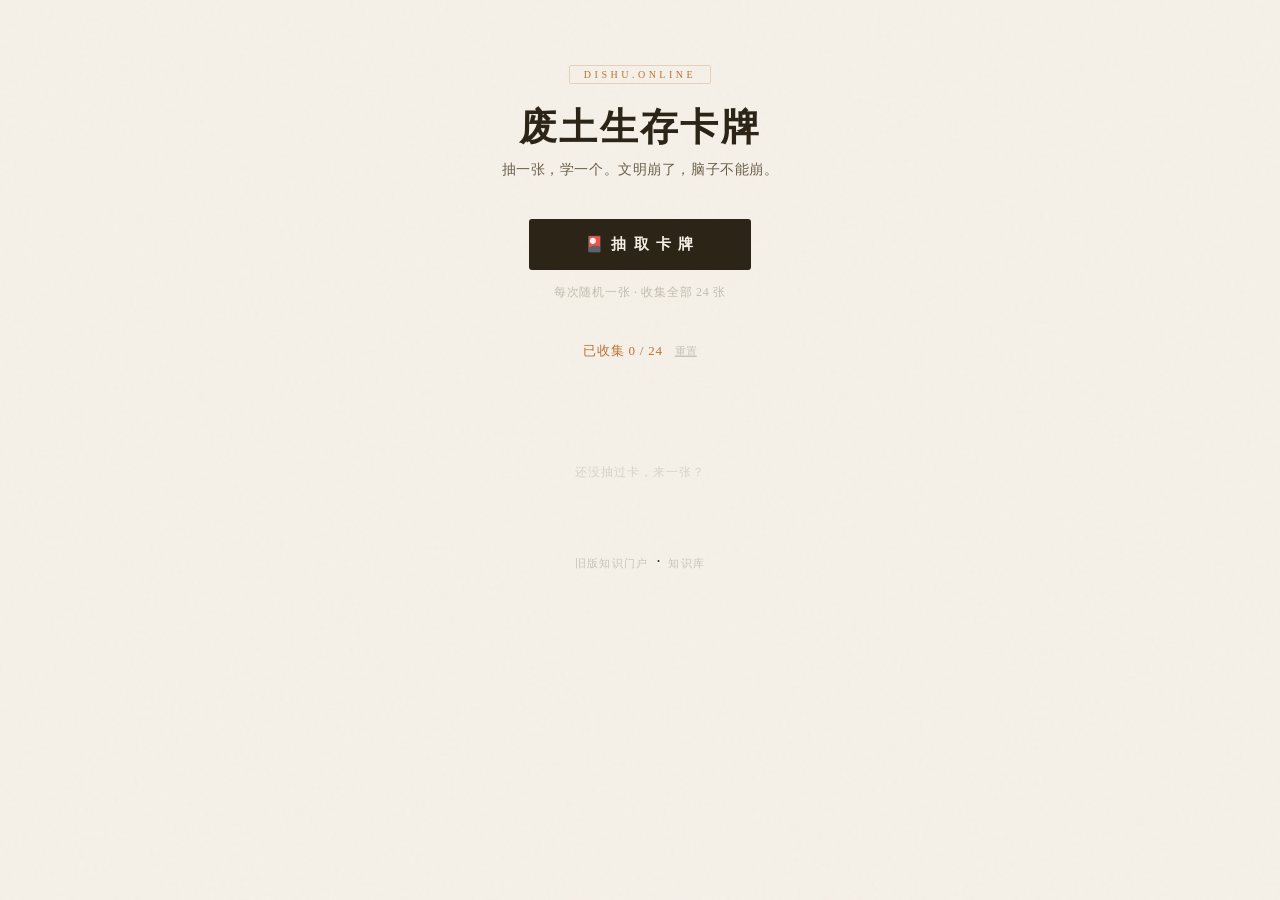
<file: index.html>
<!DOCTYPE html>
<html lang="zh-CN">
<head>
<meta charset="UTF-8">
<meta name="viewport" content="width=device-width, initial-scale=1.0">
<title>地书 · 生存卡牌</title>
<style>
:root{--bg:#f5f0e8;--card-bg:#fffef8;--text:#2c2416;--text-soft:#6b5e4a;--accent:#b87333;--accent2:#c44a2a;--border:#d4cbb8;--shadow:0 2px 16px rgba(0,0,0,.08)}
*,*::before,*::after{margin:0;padding:0;box-sizing:border-box}
body{font-family:"Noto Serif SC","PingFang SC","Microsoft YaHei",serif;background:var(--bg);color:var(--text);min-height:100vh;overflow-x:hidden}
body::after{content:'';position:fixed;inset:0;opacity:.025;background-image:url("data:image/svg+xml,%3Csvg viewBox='0 0 256 256' xmlns='http://www.w3.org/2000/svg'%3E%3Cfilter id='n'%3E%3CfeTurbulence type='fractalNoise' baseFrequency='0.7' numOctaves='4' stitchTiles='stitch'/%3E%3C/filter%3E%3Crect width='100%25' height='100%25' filter='url(%23n)'/%3E%3C/svg%3E");pointer-events:none;z-index:0}
.container{position:relative;z-index:1;max-width:600px;margin:0 auto;padding:0 20px}
header{text-align:center;padding:64px 0 32px}
header .mark{display:inline-block;font-size:10px;letter-spacing:.35em;color:var(--accent);border:1px solid rgba(184,115,51,.25);padding:3px 14px;border-radius:2px;margin-bottom:18px;text-transform:uppercase}
header h1{font-size:clamp(26px,5vw,38px);font-weight:700;letter-spacing:.06em;color:var(--text);margin-bottom:8px}
header .sub{font-size:14px;color:var(--text-soft);letter-spacing:.04em}
.draw-zone{text-align:center;padding:8px 0 40px}
.draw-btn{display:inline-block;padding:16px 56px;font-size:15px;font-family:inherit;letter-spacing:.12em;background:var(--text);color:var(--bg);border:none;border-radius:3px;cursor:pointer;transition:all .3s;font-weight:600}
.draw-btn:hover{background:#3a3028;transform:translateY(-2px);box-shadow:0 8px 28px rgba(0,0,0,.12)}
.draw-btn:active{transform:scale(.97)}
.draw-hint{margin-top:14px;font-size:12px;color:rgba(107,94,74,.35);letter-spacing:.06em}
.collection-bar{text-align:center;padding-bottom:32px}
.collection-bar .count{font-size:13px;color:var(--accent);letter-spacing:.06em}
.collection-bar .reset-link{font-size:11px;color:rgba(107,94,74,.3);cursor:pointer;margin-left:12px;text-decoration:underline;transition:color .2s}
.collection-bar .reset-link:hover{color:var(--accent2)}
.collection-grid{display:grid;grid-template-columns:repeat(auto-fill,minmax(80px,1fr));gap:8px;padding-bottom:48px}
.mini-card{background:var(--card-bg);border:1px solid var(--border);border-radius:3px;padding:10px 6px;cursor:pointer;transition:all .25s;text-align:center}
.mini-card:hover{border-color:var(--accent);transform:translateY(-1px);box-shadow:var(--shadow)}
.mini-card .mi{font-size:22px;margin-bottom:3px}
.mini-card .mt{font-size:10px;color:var(--text);font-weight:600;line-height:1.3}
.empty-hint{text-align:center;padding:24px 0 48px;font-size:12px;color:rgba(107,94,74,.2);letter-spacing:.08em}
.reveal-overlay{display:none;position:fixed;inset:0;z-index:100;background:rgba(26,20,16,.88);justify-content:center;align-items:center;flex-direction:column}
.reveal-overlay.active{display:flex}
.card-reveal{width:340px;max-width:92vw;perspective:1200px}
.card-inner{transition:transform .7s cubic-bezier(.25,.8,.25,1.2);transform-style:preserve-3d}
.card-inner.flipped{transform:rotateY(180deg)}
.card-face{border-radius:6px;border:1px solid var(--border);overflow:hidden}
.card-back{background:var(--card-bg);display:flex;align-items:center;justify-content:center;flex-direction:column;gap:16px;padding:120px 20px;background-image:radial-gradient(circle at 50% 50%,rgba(184,115,51,.04) 0%,transparent 70%)}
.card-front{display:none;background:var(--card-bg);color:var(--text);padding:32px 28px 28px;flex-direction:column;box-shadow:0 4px 40px rgba(0,0,0,.08)}
.card-inner.flipped .card-back{display:none}
.card-inner.flipped .card-front{display:flex}
.card-front{backface-visibility:hidden}
.card-back{backface-visibility:hidden}
.card-back{background:var(--card-bg);display:flex;align-items:center;justify-content:center;flex-direction:column;gap:16px;background-image:radial-gradient(circle at 50% 50%,rgba(184,115,51,.04) 0%,transparent 70%)}
.card-back .bi{font-size:56px;opacity:.35}
.card-back .bt{font-size:11px;letter-spacing:.35em;color:var(--accent);opacity:.4}
.card-front{background:var(--card-bg);color:var(--text);transform:rotateY(180deg);padding:32px 28px 28px;display:flex;flex-direction:column;box-shadow:0 4px 40px rgba(0,0,0,.08)}
.card-front .cc{font-size:10px;letter-spacing:.25em;color:var(--accent);text-transform:uppercase;margin-bottom:6px}
.card-front .ci{font-size:34px;margin-bottom:10px}
.card-front .ct{font-size:21px;font-weight:700;margin-bottom:16px;color:#1a1008;letter-spacing:.03em;line-height:1.3}
.card-front .ck{font-size:14px;line-height:1.9;color:#4a3a28;margin-bottom:18px}
.card-front .cd{width:28px;height:2px;background:var(--accent2);margin-bottom:14px;opacity:.5}
.card-front .cf{font-size:12.5px;font-style:italic;color:var(--accent2);line-height:1.7;padding-top:10px;border-top:1px solid rgba(196,74,42,.1)}
.reveal-close{margin-top:28px;padding:10px 36px;font-size:13px;font-family:inherit;letter-spacing:.1em;background:transparent;color:rgba(255,255,255,.7);border:1px solid rgba(255,255,255,.2);border-radius:3px;cursor:pointer;transition:all .2s}
.reveal-close:hover{background:rgba(255,255,255,.06);color:#fff;border-color:rgba(255,255,255,.4)}
.nav-back{text-align:center;padding:24px 0 64px}
.nav-back a{font-size:11px;color:rgba(107,94,74,.3);text-decoration:none;letter-spacing:.12em;transition:color .2s}
.nav-back a:hover{color:var(--accent)}
.toast{position:fixed;bottom:32px;left:50%;transform:translateX(-50%);background:var(--text);color:var(--bg);padding:10px 24px;border-radius:4px;font-size:13px;z-index:200;letter-spacing:.06em;opacity:0;transition:opacity .3s;pointer-events:none}
.toast.show{opacity:1}
@media(max-width:480px){header{padding:40px 0 24px}.draw-btn{padding:14px 40px;font-size:14px}.card-reveal{width:300px}.card-front{padding:24px 20px 22px}.card-front .ck{font-size:13px}.collection-grid{grid-template-columns:repeat(4,1fr);gap:6px}}
</style>
</head>
<body>
<div class="container">
<header><div class="mark">dishu.online</div><h1>废土生存卡牌</h1><p class="sub">抽一张，学一个。文明崩了，脑子不能崩。</p></header>
<div class="draw-zone"><button class="draw-btn" id="drawBtn">🎴 抽 取 卡 牌</button><p class="draw-hint">每次随机一张 · 收集全部 24 张</p></div>
<div class="collection-bar"><span class="count" id="countText">已收集 0 / 24</span><span class="reset-link" id="resetBtn">重置</span></div>
<div class="collection-grid" id="collectionGrid"></div>
<div class="empty-hint" id="emptyHint">还没抽过卡，来一张？</div>
<div class="nav-back"><a href="knowledge.html">旧版知识门户</a> &nbsp;·&nbsp; <a href="kb/world-sense.html">知识库</a></div>
</div>
<div class="reveal-overlay" id="revealOverlay"><div class="card-reveal"><div class="card-inner" id="cardInner"><div class="card-face card-back"><div class="bi">📦</div><div class="bt">VAULT-TEC</div></div><div class="card-face card-front" id="cardFront"></div></div></div><button class="reveal-close" id="revealClose">收 起</button></div>
<div class="toast" id="toast"></div>

<script>
var D=[{id:1,cat:"水源",icon:"💧",title:"没有自来水之后",knowledge:"一个成年人每天至少需要 2-3 升饮用水。记住三个来源：热水器里有 150 升起跳的储备水；马桶水箱（不是马桶）是干净的；雨水收集只需一块塑料布。别忘了家里的花盆底下永远有点存货。",flavor:"你现在喝的每一口自来水，都泡过恐龙的尿。别矫情了。"},{id:2,cat:"食物",icon:"🥫",title:"罐头不会过期",knowledge:"罐头在干燥阴凉环境下，实际保质期远超标签。二战时期 70 年前的军粮罐头开出来还能吃。关键是：罐头不能鼓胀、不能生锈穿孔、打开时没有异味或喷溅。记得备一个手动开罐器，停电时电动的那玩意是废铁。",flavor:"你现在嫌弃的午餐肉，可能是下个月你最想念的东西。"},{id:3,cat:"急救",icon:"🩹",title:"止血比你想象的简单",knowledge:"大出血时不要想太多：直接按压伤口是最有效的止血方式，用干净布或衣服，死死按住至少 10 分钟不松手。止血带只用在四肢、伤口的近心端、紧到血止住为止。任何止血方法的第一条都是「别把自己搭进去」。",flavor:"你以为会用枪很重要？在末日，会用止血带的人活得更久。"},{id:4,cat:"火源",icon:"🔥",title:"打火机终会用完",knowledge:"一次性打火机没气后还有一次机会：拆出压电打火器，那个小火花能点燃气灶、引燃棉花。学会用 9V 电池 + 钢丝绒取火，比钻木取火靠谱一万倍。棉花球蘸凡士林是最好的引火物。",flavor:"你收集了 50 个打火机？很好。其中一个在你最需要的时候一定会坏。"},{id:5,cat:"庇护所",icon:"🏚️",title:"晚上别睡在地上",knowledge:"野外过夜，地面会吸走你身体 60% 的热量。在身体和地面之间至少垫 10 厘米的隔离层：干树叶、松枝、背包、纸板都可以。如果什么都没有，蹲着也比躺着暖和。紧急太空毯反射 90% 体温，但必须裹紧，留缝等于没裹。",flavor:"浪漫地「以天为被以地为床」的人，大多在黎明前就失温了。"},{id:6,cat:"通讯",icon:"📻",title:"手机没信号之后",knowledge:"FM 收音机是末日最重要的小电器，两节五号电池能撑一周，可以接收几十公里内的广播。手台在城市里有效距离约 1-3 公里，开阔地可达 5-10 公里。如果都没有，一面镜子的反光信号在晴天可以看到 15 公里远。",flavor:"你刷短视频的时间够学摩斯密码了。算了，SOS 三个字母记住就行。"},{id:7,cat:"方向",icon:"🧭",title:"没有 GPS 怎么认路",knowledge:"白天：手表时针指向太阳，时针与 12 点夹角的平分线指向南方（北半球）。夜晚：北斗七星勺口两颗星延长 5 倍的距离就是北极星。没有表没有星：看树——北半球孤树的南侧枝叶更茂密。",flavor:"你的手机导航告诉你「前方 200 米右转」，但没告诉你电池只剩 3%。"},{id:8,cat:"绳索",icon:"🪢",title:"你会打几个结",knowledge:"三个结可以解决 90% 的问题：八字结（固定，不会自己松开）、称人结（固定物体不滑动，救命结）、双套结（调节长度，晾衣搭棚通用）。这三个练到闭眼能打就够了。用鞋带先练 20 遍，形成肌肉记忆。",flavor:"你打了二十年的鞋带蝴蝶结，绳子一换就不会了。这很人类。"},{id:9,cat:"心理",icon:"🧠",title:"恐慌比灾难更致命",knowledge:"紧急情况「333 法则」：3 分钟不呼吸、3 小时失温、3 天缺水、3 周缺粮。但恐慌可以在 30 秒内让你做出致命决定。应对很简单：先坐下，深呼吸 4 次，数到 30，再行动。这个简单的延迟可以避免大多数二次伤害。",flavor:"丧尸还没来，你先被自己的心跳声吓死了。深呼吸，战士。"},{id:10,cat:"能源",icon:"⚡",title:"停电以后",knowledge:"一个汽车电瓶（12V 60Ah）储存约 0.7 度电，用逆变器能给手机充几百次、给 LED 灯供电几十小时。太阳能板 + 电瓶是最便宜的离网电力方案。冰箱断电后保持关门，冷冻室能撑 24-48 小时，冷藏室 4 小时。",flavor:"你囤了一堆充电宝，却忘了它们也需要充电。这就叫文明人的盲区。"},{id:11,cat:"自卫",icon:"🛡️",title:"最好的武器不是枪",knowledge:"在真正的混乱中，显眼的武器会让人把你当成首要目标。低调是最大的安全。不在混乱区域逗留、不炫耀物资、不在陌生人面前讨论你的储备。一个看起来很无聊的人，比一个看起来很厉害的人活得久。",flavor:"你想用它打僵尸吗？不。它打不了僵尸。但它能让你不用打僵尸。"},{id:12,cat:"卫生",icon:"🧼",title:"厕所比食物更需要预案",knowledge:"没有冲水马桶时，痢疾和霍乱杀的人比饥饿多。最简单的应急厕所：一个大号塑料桶 + 厚垃圾袋 + 猫砂或木屑。每次用完撒一层覆盖物封住气味。满了就密封挖深坑掩埋，远离水源至少 30 米。漂白水稀释 10 倍是最好用的消毒液。",flavor:"你想象末日画面里都是枪战和飙车。真正的末日画面里大家都在找厕所。"},{id:13,cat:"工具",icon:"🔧",title:"一把莱泽曼能救你的命",knowledge:"一把多功能钳子涵盖钳子、刀、螺丝刀、剪刀、开瓶器。不用带一箱工具。刀片保持锋利——钝刀比快刀危险 10 倍。钳子是最被低估的功能：拧铁丝、拔钉子、夹烫的东西。再配一卷电工胶带，修 80% 的家用东西够了。",flavor:"你工具箱里最值钱的那把德国钳子，末日第一天就会有人拿它来撬你的门。藏好。"},{id:14,cat:"保暖",icon:"🧥",title:"穿对的衣服比搭帐篷重要",knowledge:"三层穿衣法：贴身排汗层（速干，别穿纯棉）、中间保温层（抓绒或羊毛）、外层防风防水。纯棉致命——湿了以后丧失所有保温能力，且干得极慢。袜子永远多带一双干的。帽子比你想象的重要：头部散热占全身 30-50%。",flavor:"你在商场抢的那件加拿大鹅羽绒服，淋一场雨之后还不如一件雨衣加几层报纸。"},{id:15,cat:"植物",icon:"🌿",title:"哪些野草能救命",knowledge:"中国常见可食用野生植物：马齿苋（多肉小叶，酸酸的，遍地都是）、荠菜（春天最安全）、蒲公英（全株可食，根可以烤来当咖啡替代品）。一票否决：乳白色汁液的植物不要碰；伞形花序大多有毒。",flavor:"分辨蘑菇有没有毒？当地老人看一眼就知道。你没有这个老人，所以别碰任何蘑菇。"},{id:16,cat:"信息",icon:"📖",title:"有本书比手机好使",knowledge:"下载到本地的信息才是你的。提前存好：本地地图（含等高线）、基础急救手册、常见植物图谱。纸质版永不过期。一个旧 Kindle 充满电能用一个月，存几千本书，比一架子纸质书好带。",flavor:"「这东西网上都有。」——说这话的人，在断网第三天开始后悔。"},{id:17,cat:"社交",icon:"🤝",title:"独狼死得最快",knowledge:"末日电影里主角总是独来独往，现实中独行者在第一周死亡率最高。一个 3-5 人的小团体有不同技能（医疗、机械、烹饪），可以轮流守夜、分担体力、互相照应。最大的危险不是丧尸，是信任错人。",flavor:"你想当那个骑着摩托车扫射丧尸的硬汉。但硬汉也需要有人帮他缝伤口。"},{id:18,cat:"城市",icon:"🏙️",title:"高层建筑里的水压",knowledge:"停电后，高层建筑（6 层以上）的二次供水系统会瞬间失效。所有高于市政水压能达范围的水龙头都没水。你住在 20 楼？逃生包里第一件东西应该是水，不是刀。电梯是死亡陷阱，楼梯间可能有烟，往下走时口罩打湿。",flavor:"你那套顶层复式末日堡垒方案，在电梯停运的第一天就变成了 30 层健身挑战。"},{id:19,cat:"宠物",icon:"🐕",title:"你的狗比监控好用",knowledge:"狗能在人类察觉到危险前很久就感知到异常。中型犬的警觉性和威慑力性价比最高。需要准备：至少一周狗粮、折叠水碗、牵引绳备份、基础药物。你的狗不会背叛你，但它需要你活下去。",flavor:"你想训练它攻击丧尸？先教它别吃地上的不明物体吧。"},{id:20,cat:"理财",icon:"💰",title:"末日经济学",knowledge:"通货膨胀时实物永远比钞票值钱。最保值的「末日硬通货」排序：药品 > 弹药 > 酒 > 香烟 > 电池 > 糖 > 咖啡。这些东西轻便、耐储存、人人需要。金条？太重了，而且不能吃。",flavor:"你囤比特币应对末日。末日来了，电都没了，你的财富只剩下一串没人看得见的数字。"},{id:21,cat:"旅行",icon:"🎒",title:"72 小时生存包",knowledge:"每个家庭成员一个背包，放在门口，随时可抓走。内容：3 升水、3 天高热量食物、急救包、手电+备用电池、多功能工具、保暖毯、雨衣、重要证件复印件、现金零钱、哨子。总重不超过体重的 15%。每半年检查一次。",flavor:"这叫 BOB（Bug-Out Bag）。不是那些你在淘宝买的「末日求生 300 件套」。"},{id:22,cat:"烹饪",icon:"🍳",title:"没有燃气怎么做饭",knowledge:"酒精炉是城市里最安全简易的替代热源：医用酒精倒进剪开的易拉罐，点火就行。户外用固体酒精块更方便。还有个野路子：汽车发动机舱行驶后滚烫，锡纸包好食物放上去，半小时就能吃。长途卡车司机就这么干的。",flavor:"你花三千块买的户外钛合金炉头，关键时刻还不如一个可乐罐改造的酒精炉好使。"},{id:23,cat:"记忆",icon:"🧿",title:"数字世界的你想好了吗",knowledge:"把所有重要信息打印一份：紧急联系人、保险单号、银行账号、房产证、医疗记录。不要只存在云端。一个防水文件袋放在生存包侧兜。密码管理器的紧急恢复码也打印出来。别高估手机的电量。",flavor:"你知道世界末日后什么最没用吗？人脸识别登录。你的脸还是那张脸，但服务器没了。"},{id:24,cat:"哲学",icon:"💀",title:"末日的第一课",knowledge:"生存的最核心法则不是你有多少物资，而是你能不能快速接受现实。世界变了，你得跟着变。怀旧、抱怨、等别人来救——这三种心态杀的人比丧尸多。活下来的人都有个共同点：在别人还在怀疑的时候，他们已经行动起来。",flavor:"战争永远不会改变。人类也永远不会。但你可以变得比昨天更不好惹一点。"}];
var C=new Set();
try{var s=JSON.parse(localStorage.getItem('dc'));if(Array.isArray(s))C=new Set(s)}catch(e){}
function S(){localStorage.setItem('dc',JSON.stringify([...C]))}
function U(){document.getElementById('countText').textContent='已收集 '+C.size+' / '+D.length;var g=document.getElementById('collectionGrid');var eh=document.getElementById('emptyHint');if(C.size===0){g.innerHTML='';eh.style.display='block';return}eh.style.display='none';g.innerHTML='';var sorted=[...C].sort(function(a,b){return a-b});sorted.forEach(function(id){var c=D.find(function(x){return x.id===id});if(!c)return;var d=document.createElement('div');d.className='mini-card';d.innerHTML='<div class="mi">'+c.icon+'</div><div class="mt">'+c.title+'</div>';d.onclick=function(){showCard(c)};g.appendChild(d)})}
var cur=null;
function drawCard(){var b=document.getElementById('drawBtn');b.disabled=true;var pool=D.filter(function(c){return c.id!==(cur?cur.id:null)});var card=pool[Math.floor(Math.random()*pool.length)];cur=card;var inner=document.getElementById('cardInner');inner.classList.remove('flipped');inner.scrollTop=0;var front=document.getElementById('cardFront');front.innerHTML='<div class="cc">'+card.cat+'</div><div class="ci">'+card.icon+'</div><div class="ct">'+card.title+'</div><div class="ck">'+card.knowledge+'</div><div class="cd"></div><div class="cf">'+card.flavor+'</div>';var isNew=!C.has(card.id);document.getElementById('revealOverlay').classList.add('active');setTimeout(function(){inner.classList.add('flipped');if(isNew){C.add(card.id);S();U();showToast('新卡牌！')}else{showToast('已收集过')}b.disabled=false},350)}
function showCard(card){cur=card;var inner=document.getElementById('cardInner');inner.classList.remove('flipped');inner.scrollTop=0;var front=document.getElementById('cardFront');front.innerHTML='<div class="cc">'+card.cat+'</div><div class="ci">'+card.icon+'</div><div class="ct">'+card.title+'</div><div class="ck">'+card.knowledge+'</div><div class="cd"></div><div class="cf">'+card.flavor+'</div>';document.getElementById('revealOverlay').classList.add('active');setTimeout(function(){inner.classList.add('flipped')},250)}
function closeCard(){document.getElementById('cardInner').classList.remove('flipped');document.getElementById('revealOverlay').classList.remove('active')}
function resetCollection(){if(confirm('确定要重置所有收集进度吗？')){C.clear();S();U();showToast('已重置')}}
document.getElementById('revealOverlay').addEventListener('click',function(e){if(e.target===this)closeCard()});
document.getElementById('revealClose').addEventListener('click',closeCard);
document.addEventListener('keydown',function(e){if(e.key==='Escape')closeCard()});
document.getElementById('drawBtn').addEventListener('click',drawCard);
document.getElementById('resetBtn').addEventListener('click',resetCollection);
function showToast(msg){var t=document.getElementById('toast');t.textContent=msg;t.classList.add('show');setTimeout(function(){t.classList.remove('show')},1500)}
U();
</script>
</body>
</html>
</file>
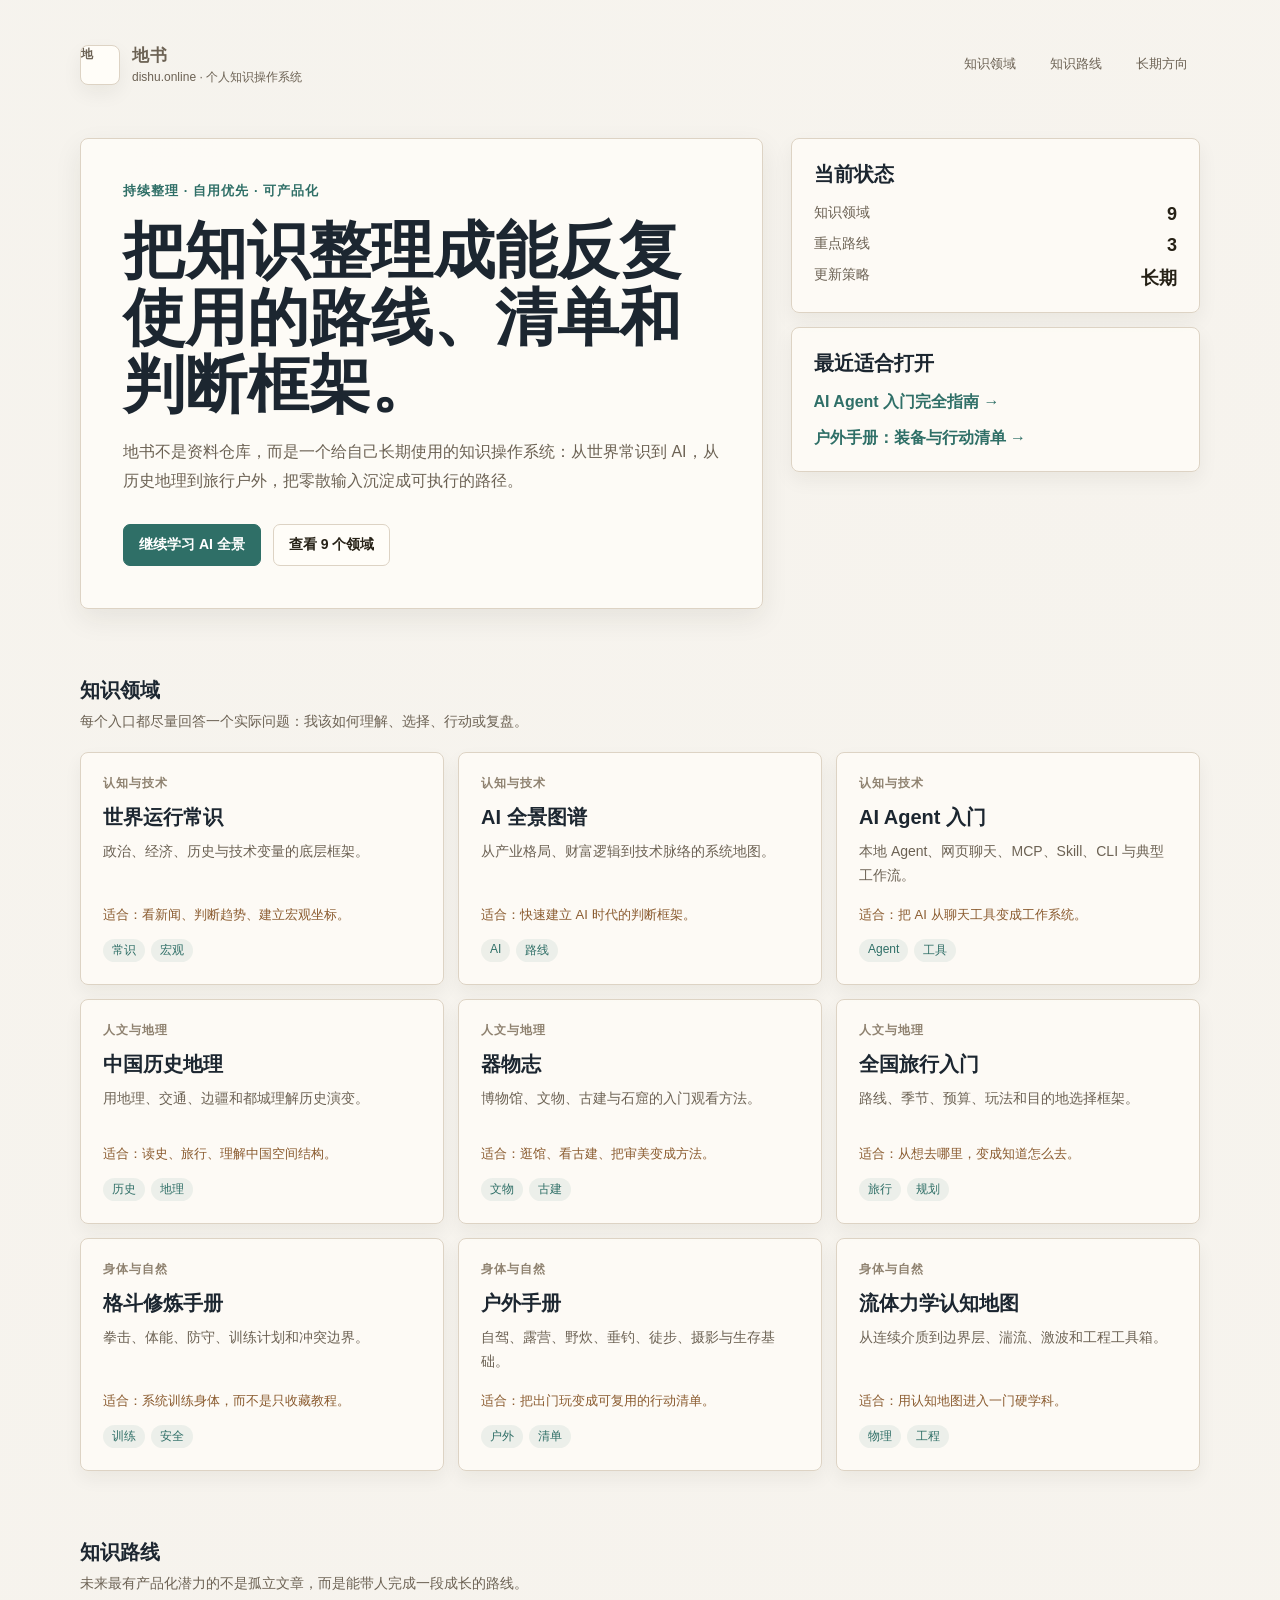
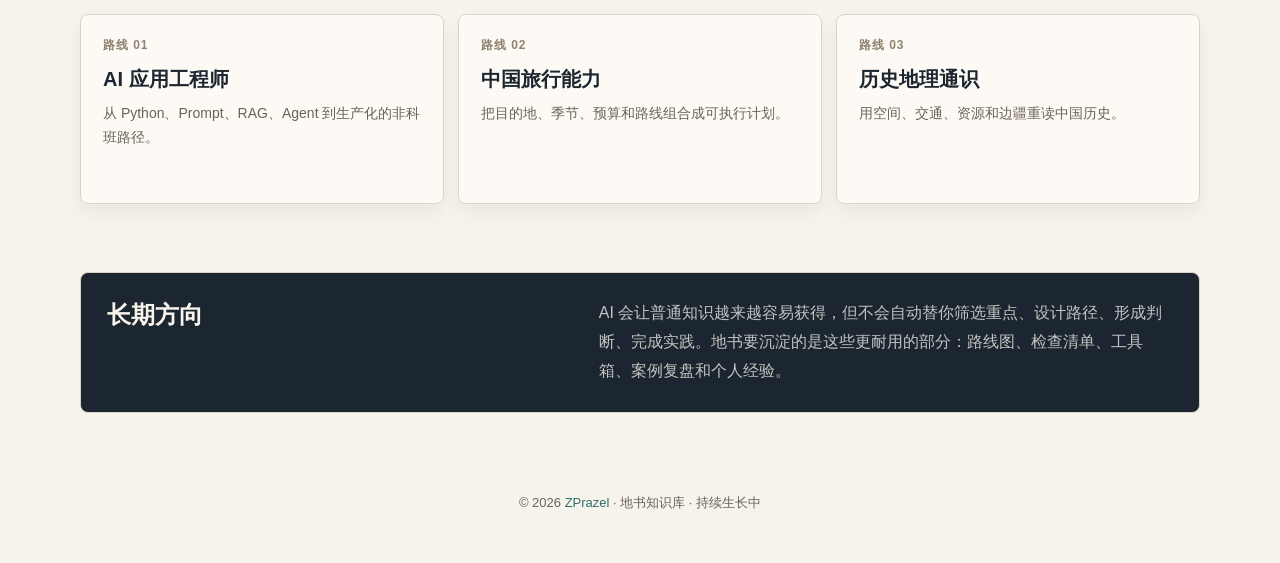
<file: knowledge.html>
﻿<!DOCTYPE html>
<html lang="zh-CN">
<head>
<meta charset="UTF-8">
<meta name="viewport" content="width=device-width, initial-scale=1.0">
<title>地书 · 个人知识操作系统</title>
<meta name="description" content="地书是一个个人知识操作系统，沉淀 AI、世界常识、历史地理、旅行、户外、格斗、器物与流体力学等知识路线。">
<link rel="canonical" href="https://dishu.online/">
<meta property="og:type" content="website">
<meta property="og:site_name" content="地书">
<meta property="og:title" content="地书 · 个人知识操作系统">
<meta property="og:description" content="把知识整理成路线、清单、工具箱和判断框架，服务长期学习与实践。">
<meta property="og:url" content="https://dishu.online/">
<link rel="stylesheet" href="assets/css/site.css">
<script src="assets/js/site.js" defer></script>
<style>
* { box-sizing: border-box; }
body { margin: 0; }
a { color: inherit; }
.site-home { min-height: 100vh; padding: 28px; }
.home-wrap { width: min(1120px, 100%); margin: 0 auto; }
.topbar { display: flex; align-items: center; justify-content: space-between; gap: 18px; padding: 14px 0 28px; }
.brand { display: flex; align-items: center; gap: 12px; text-decoration: none; }
.brand-mark { display: grid; place-items: center; width: 40px; height: 40px; border: 1px solid var(--site-border); border-radius: 8px; background: var(--site-surface); color: var(--site-accent-2); font-weight: 800; box-shadow: 0 8px 20px rgba(38,33,22,.06); }
.brand strong { display: block; font-size: 17px; letter-spacing: .04em; }
.brand span { display: block; color: var(--site-muted); font-size: 12px; margin-top: 2px; }
.topnav { display: flex; gap: 10px; flex-wrap: wrap; justify-content: flex-end; }
.topnav a { padding: 7px 11px; border: 1px solid transparent; border-radius: 999px; color: var(--site-muted); font-size: 13px; text-decoration: none; }
.topnav a:hover { border-color: var(--site-border); background: rgba(255,255,255,.62); color: var(--site-text); }
.hero { display: grid; grid-template-columns: minmax(0, 1.25fr) minmax(300px, .75fr); gap: 28px; align-items: stretch; padding: 24px 0 34px; }
.hero-main { padding: 42px; border: 1px solid var(--site-border); border-radius: var(--site-radius); background: rgba(255,253,248,.82); box-shadow: var(--site-shadow); }
.eyebrow { display: inline-flex; align-items: center; gap: 8px; margin-bottom: 18px; color: var(--site-accent); font-size: 13px; font-weight: 700; letter-spacing: .08em; }
h1 { margin: 0; max-width: 720px; color: var(--site-ink); font-size: clamp(34px, 5.4vw, 62px); line-height: 1.08; letter-spacing: 0; }
.hero-main p { max-width: 660px; margin: 18px 0 0; color: var(--site-muted); font-size: 16px; line-height: 1.85; }
.hero-actions { display: flex; gap: 12px; flex-wrap: wrap; margin-top: 28px; }
.btn { display: inline-flex; align-items: center; justify-content: center; min-height: 42px; padding: 9px 15px; border-radius: 7px; border: 1px solid var(--site-border); background: var(--site-surface); color: var(--site-text); text-decoration: none; font-size: 14px; font-weight: 700; }
.btn.primary { background: var(--site-accent); color: #fff; border-color: var(--site-accent); }
.btn:hover { transform: translateY(-1px); box-shadow: 0 10px 22px rgba(38,33,22,.10); }
.status-panel { display: flex; flex-direction: column; gap: 14px; }
.status-card { padding: 22px; border: 1px solid var(--site-border); border-radius: var(--site-radius); background: rgba(255,253,248,.78); box-shadow: 0 8px 20px rgba(38,33,22,.06); }
.status-card h2, .section-head h2 { margin: 0; color: var(--site-ink); font-size: 20px; letter-spacing: 0; }
.status-list { display: grid; gap: 10px; margin-top: 16px; }
.status-item { display: flex; justify-content: space-between; gap: 14px; color: var(--site-muted); font-size: 14px; }
.status-item strong { color: var(--site-text); font-size: 18px; }
.continue-link { display: block; padding: 15px 0 0; color: var(--site-accent); font-weight: 800; text-decoration: none; }
.section { padding: 34px 0; }
.section-head { display: flex; align-items: end; justify-content: space-between; gap: 18px; margin-bottom: 18px; }
.section-head p { margin: 6px 0 0; color: var(--site-muted); font-size: 14px; line-height: 1.7; }
.grid { display: grid; grid-template-columns: repeat(3, minmax(0, 1fr)); gap: 14px; }
.domain-card, .path-card { display: flex; flex-direction: column; min-height: 225px; padding: 22px; border: 1px solid var(--site-border); border-radius: var(--site-radius); background: rgba(255,253,248,.78); box-shadow: 0 8px 18px rgba(38,33,22,.055); text-decoration: none; transition: transform .18s ease, box-shadow .18s ease, border-color .18s ease; }
.domain-card:hover, .path-card:hover { transform: translateY(-3px); border-color: rgba(47,111,103,.36); box-shadow: 0 16px 30px rgba(38,33,22,.11); }
.card-kicker { color: var(--site-soft); font-size: 12px; font-weight: 800; letter-spacing: .08em; }
.domain-card h3, .path-card h3 { margin: 12px 0 8px; color: var(--site-ink); font-size: 20px; line-height: 1.35; }
.domain-card p, .path-card p { margin: 0; color: var(--site-muted); font-size: 14px; line-height: 1.72; }
.use-case { margin-top: auto; padding-top: 18px; color: var(--site-accent-2); font-size: 13px; line-height: 1.55; }
.tags { display: flex; gap: 6px; flex-wrap: wrap; margin-top: 14px; }
.tag { padding: 3px 9px; border-radius: 999px; background: rgba(47,111,103,.08); color: var(--site-accent); font-size: 12px; }
.paths { grid-template-columns: repeat(3, minmax(0, 1fr)); }
.path-card { min-height: 190px; }
.note-band { display: grid; grid-template-columns: .9fr 1.1fr; gap: 22px; padding: 26px; border: 1px solid var(--site-border); border-radius: var(--site-radius); background: var(--site-ink); color: #f8f4ec; }
.note-band h2 { margin: 0; font-size: 24px; }
.note-band p { margin: 0; color: rgba(248,244,236,.76); line-height: 1.8; }
.footer { padding: 34px 0 10px; color: var(--site-muted); font-size: 13px; text-align: center; }
.footer a { color: var(--site-accent); text-decoration: none; }
@media (max-width: 900px) { .site-home { padding: 18px; } .topbar { align-items: flex-start; flex-direction: column; } .hero, .note-band { grid-template-columns: 1fr; } .hero-main { padding: 28px; } .grid, .paths { grid-template-columns: repeat(2, minmax(0, 1fr)); } }
@media (max-width: 620px) { .grid, .paths { grid-template-columns: 1fr; } .hero-main { padding: 22px; } .status-card { padding: 18px; } .section-head { align-items: flex-start; flex-direction: column; } .domain-card, .path-card { min-height: auto; } }
</style>
<script type="application/ld+json">{"@context":"https://schema.org","@type":"WebSite","name":"地书","url":"https://dishu.online/","description":"个人知识操作系统，沉淀长期学习路线、工具箱和判断框架。"}</script>
</head>
<body class="site-shell">
<div class="site-home"><div class="home-wrap">
<header class="topbar"><a class="brand" href="./" aria-label="地书首页"><span class="brand-mark">地</span><span><strong>地书</strong><span>dishu.online · 个人知识操作系统</span></span></a><nav class="topnav" aria-label="首页导航"><a href="#domains">知识领域</a><a href="#paths">知识路线</a><a href="#future">长期方向</a></nav></header>
<main>
<section class="hero" id="top"><div class="hero-main"><div class="eyebrow">持续整理 · 自用优先 · 可产品化</div><h1>把知识整理成能反复使用的路线、清单和判断框架。</h1><p>地书不是资料仓库，而是一个给自己长期使用的知识操作系统：从世界常识到 AI，从历史地理到旅行户外，把零散输入沉淀成可执行的路径。</p><div class="hero-actions"><a class="btn primary" href="kb/ai-overview.html">继续学习 AI 全景</a><a class="btn" href="#domains">查看 9 个领域</a></div></div><aside class="status-panel" aria-label="知识库状态"><div class="status-card"><h2>当前状态</h2><div class="status-list"><div class="status-item"><span>知识领域</span><strong>9</strong></div><div class="status-item"><span>重点路线</span><strong>3</strong></div><div class="status-item"><span>更新策略</span><strong>长期</strong></div></div></div><div class="status-card"><h2>最近适合打开</h2><a class="continue-link" href="kb/ai-agent.html">AI Agent 入门完全指南 →</a><a class="continue-link" href="kb/outdoor.html">户外手册：装备与行动清单 →</a></div></aside></section>
<section class="section" id="domains"><div class="section-head"><div><h2>知识领域</h2><p>每个入口都尽量回答一个实际问题：我该如何理解、选择、行动或复盘。</p></div></div><div class="grid">
<a class="domain-card" href="kb/world-sense.html"><span class="card-kicker">认知与技术</span><h3>世界运行常识</h3><p>政治、经济、历史与技术变量的底层框架。</p><div class="use-case">适合：看新闻、判断趋势、建立宏观坐标。</div><div class="tags"><span class="tag">常识</span><span class="tag">宏观</span></div></a>
<a class="domain-card" href="kb/ai-overview.html"><span class="card-kicker">认知与技术</span><h3>AI 全景图谱</h3><p>从产业格局、财富逻辑到技术脉络的系统地图。</p><div class="use-case">适合：快速建立 AI 时代的判断框架。</div><div class="tags"><span class="tag">AI</span><span class="tag">路线</span></div></a>
<a class="domain-card" href="kb/ai-agent.html"><span class="card-kicker">认知与技术</span><h3>AI Agent 入门</h3><p>本地 Agent、网页聊天、MCP、Skill、CLI 与典型工作流。</p><div class="use-case">适合：把 AI 从聊天工具变成工作系统。</div><div class="tags"><span class="tag">Agent</span><span class="tag">工具</span></div></a>
<a class="domain-card" href="kb/history-geo.html"><span class="card-kicker">人文与地理</span><h3>中国历史地理</h3><p>用地理、交通、边疆和都城理解历史演变。</p><div class="use-case">适合：读史、旅行、理解中国空间结构。</div><div class="tags"><span class="tag">历史</span><span class="tag">地理</span></div></a>
<a class="domain-card" href="kb/artifacts.html"><span class="card-kicker">人文与地理</span><h3>器物志</h3><p>博物馆、文物、古建与石窟的入门观看方法。</p><div class="use-case">适合：逛馆、看古建、把审美变成方法。</div><div class="tags"><span class="tag">文物</span><span class="tag">古建</span></div></a>
<a class="domain-card" href="kb/travel.html"><span class="card-kicker">人文与地理</span><h3>全国旅行入门</h3><p>路线、季节、预算、玩法和目的地选择框架。</p><div class="use-case">适合：从想去哪里，变成知道怎么去。</div><div class="tags"><span class="tag">旅行</span><span class="tag">规划</span></div></a>
<a class="domain-card" href="kb/combat.html"><span class="card-kicker">身体与自然</span><h3>格斗修炼手册</h3><p>拳击、体能、防守、训练计划和冲突边界。</p><div class="use-case">适合：系统训练身体，而不是只收藏教程。</div><div class="tags"><span class="tag">训练</span><span class="tag">安全</span></div></a>
<a class="domain-card" href="kb/outdoor.html"><span class="card-kicker">身体与自然</span><h3>户外手册</h3><p>自驾、露营、野炊、垂钓、徒步、摄影与生存基础。</p><div class="use-case">适合：把出门玩变成可复用的行动清单。</div><div class="tags"><span class="tag">户外</span><span class="tag">清单</span></div></a>
<a class="domain-card" href="kb/fluid-mechanics.html"><span class="card-kicker">身体与自然</span><h3>流体力学认知地图</h3><p>从连续介质到边界层、湍流、激波和工程工具箱。</p><div class="use-case">适合：用认知地图进入一门硬学科。</div><div class="tags"><span class="tag">物理</span><span class="tag">工程</span></div></a>
</div></section>
<section class="section" id="paths"><div class="section-head"><div><h2>知识路线</h2><p>未来最有产品化潜力的不是孤立文章，而是能带人完成一段成长的路线。</p></div></div><div class="grid paths"><a class="path-card" href="kb/ai-overview.html#engineer"><span class="card-kicker">路线 01</span><h3>AI 应用工程师</h3><p>从 Python、Prompt、RAG、Agent 到生产化的非科班路径。</p></a><a class="path-card" href="kb/travel.html#routes"><span class="card-kicker">路线 02</span><h3>中国旅行能力</h3><p>把目的地、季节、预算和路线组合成可执行计划。</p></a><a class="path-card" href="kb/history-geo.html"><span class="card-kicker">路线 03</span><h3>历史地理通识</h3><p>用空间、交通、资源和边疆重读中国历史。</p></a></div></section>
<section class="section" id="future"><div class="note-band"><h2>长期方向</h2><p>AI 会让普通知识越来越容易获得，但不会自动替你筛选重点、设计路径、形成判断、完成实践。地书要沉淀的是这些更耐用的部分：路线图、检查清单、工具箱、案例复盘和个人经验。</p></div></section>
</main><footer class="footer"><p>© 2026 <a href="https://github.com/ZPrazel" target="_blank" rel="noopener noreferrer">ZPrazel</a> · 地书知识库 · 持续生长中</p></footer>
</div></div>
</body>
</html>
</file>
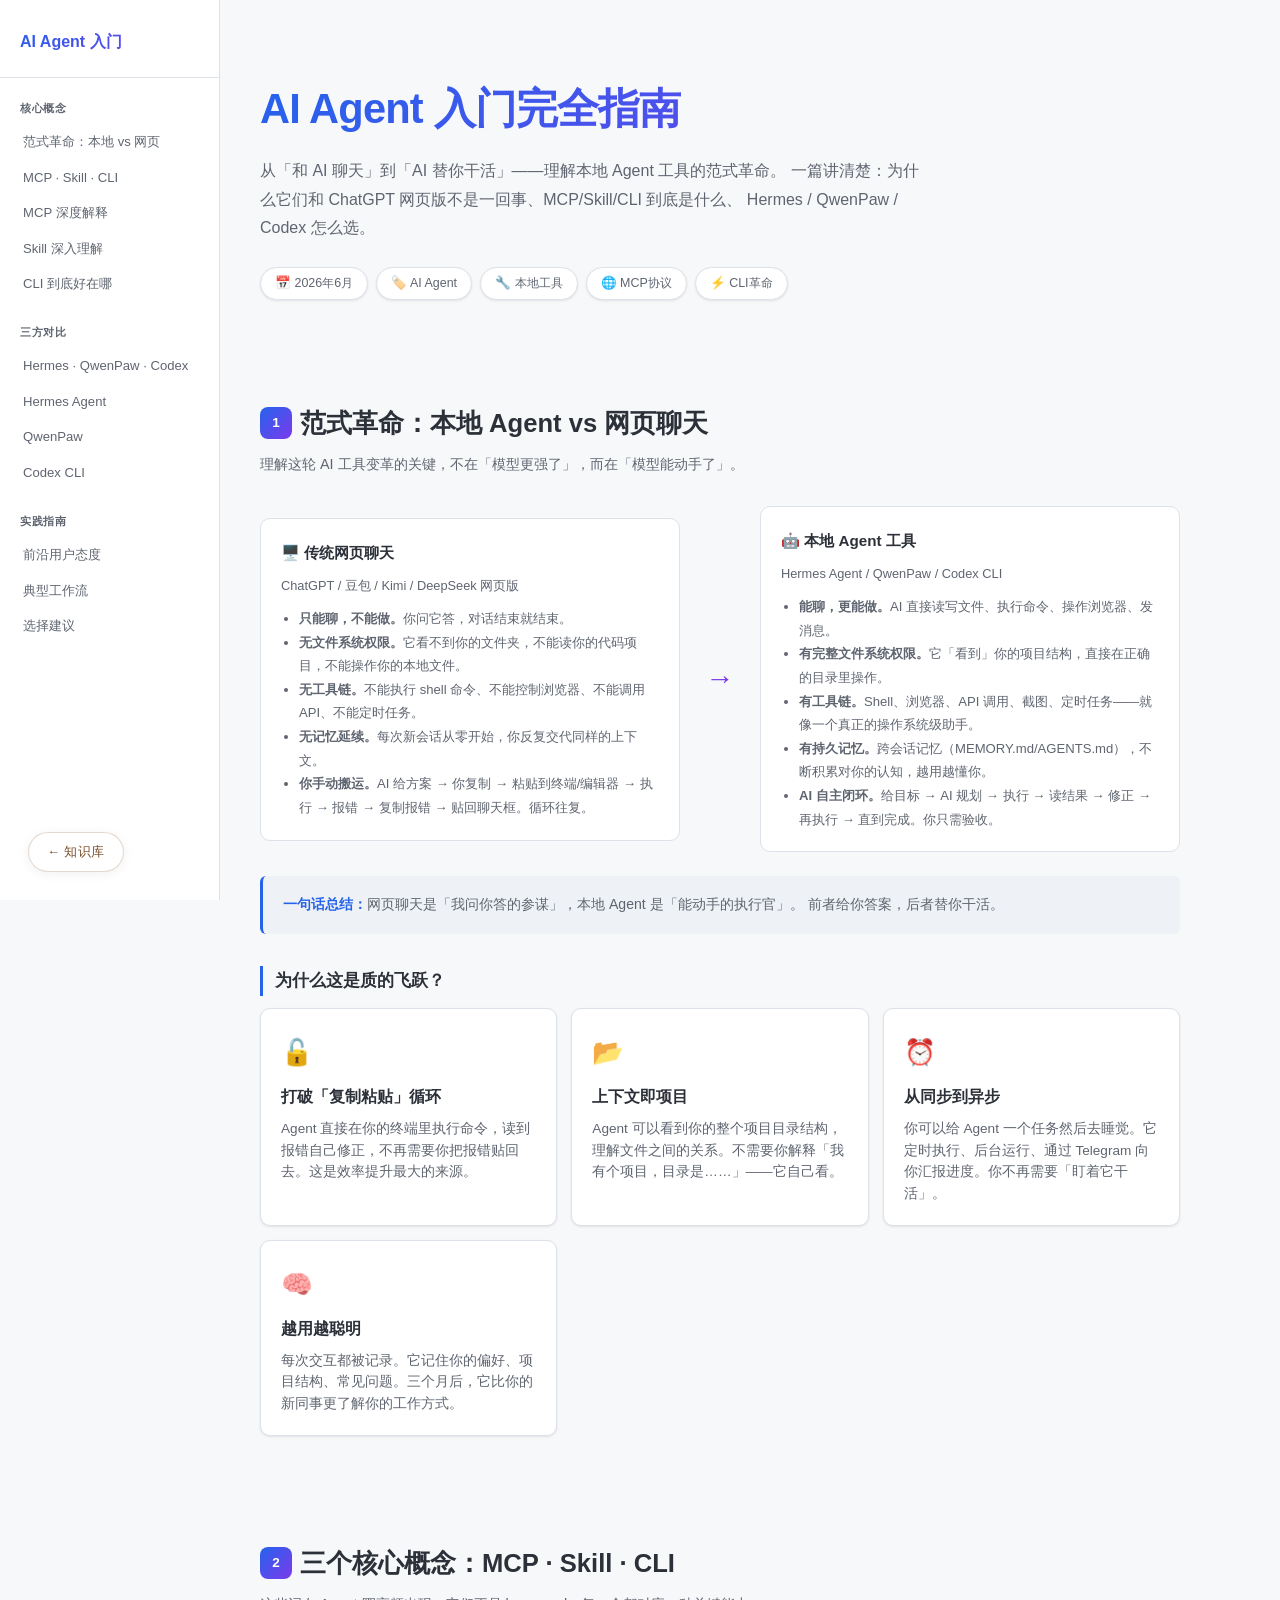
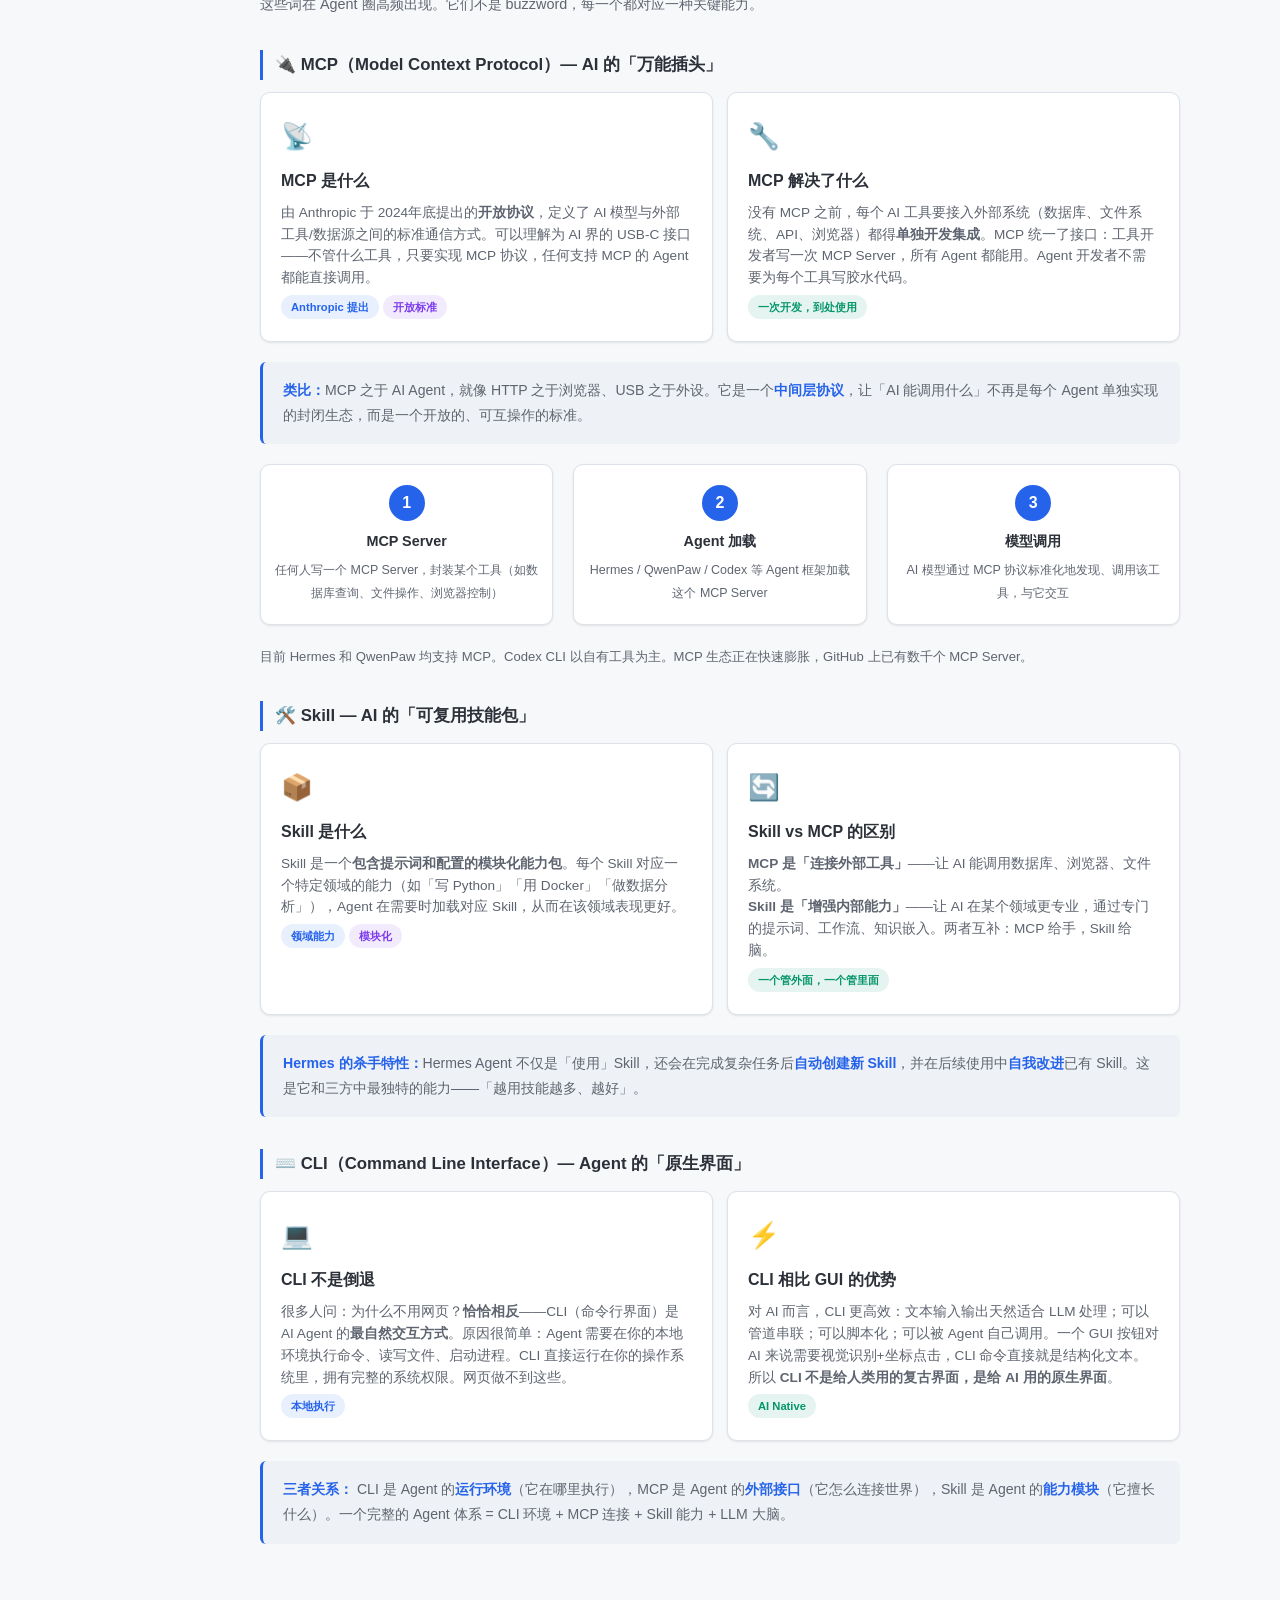
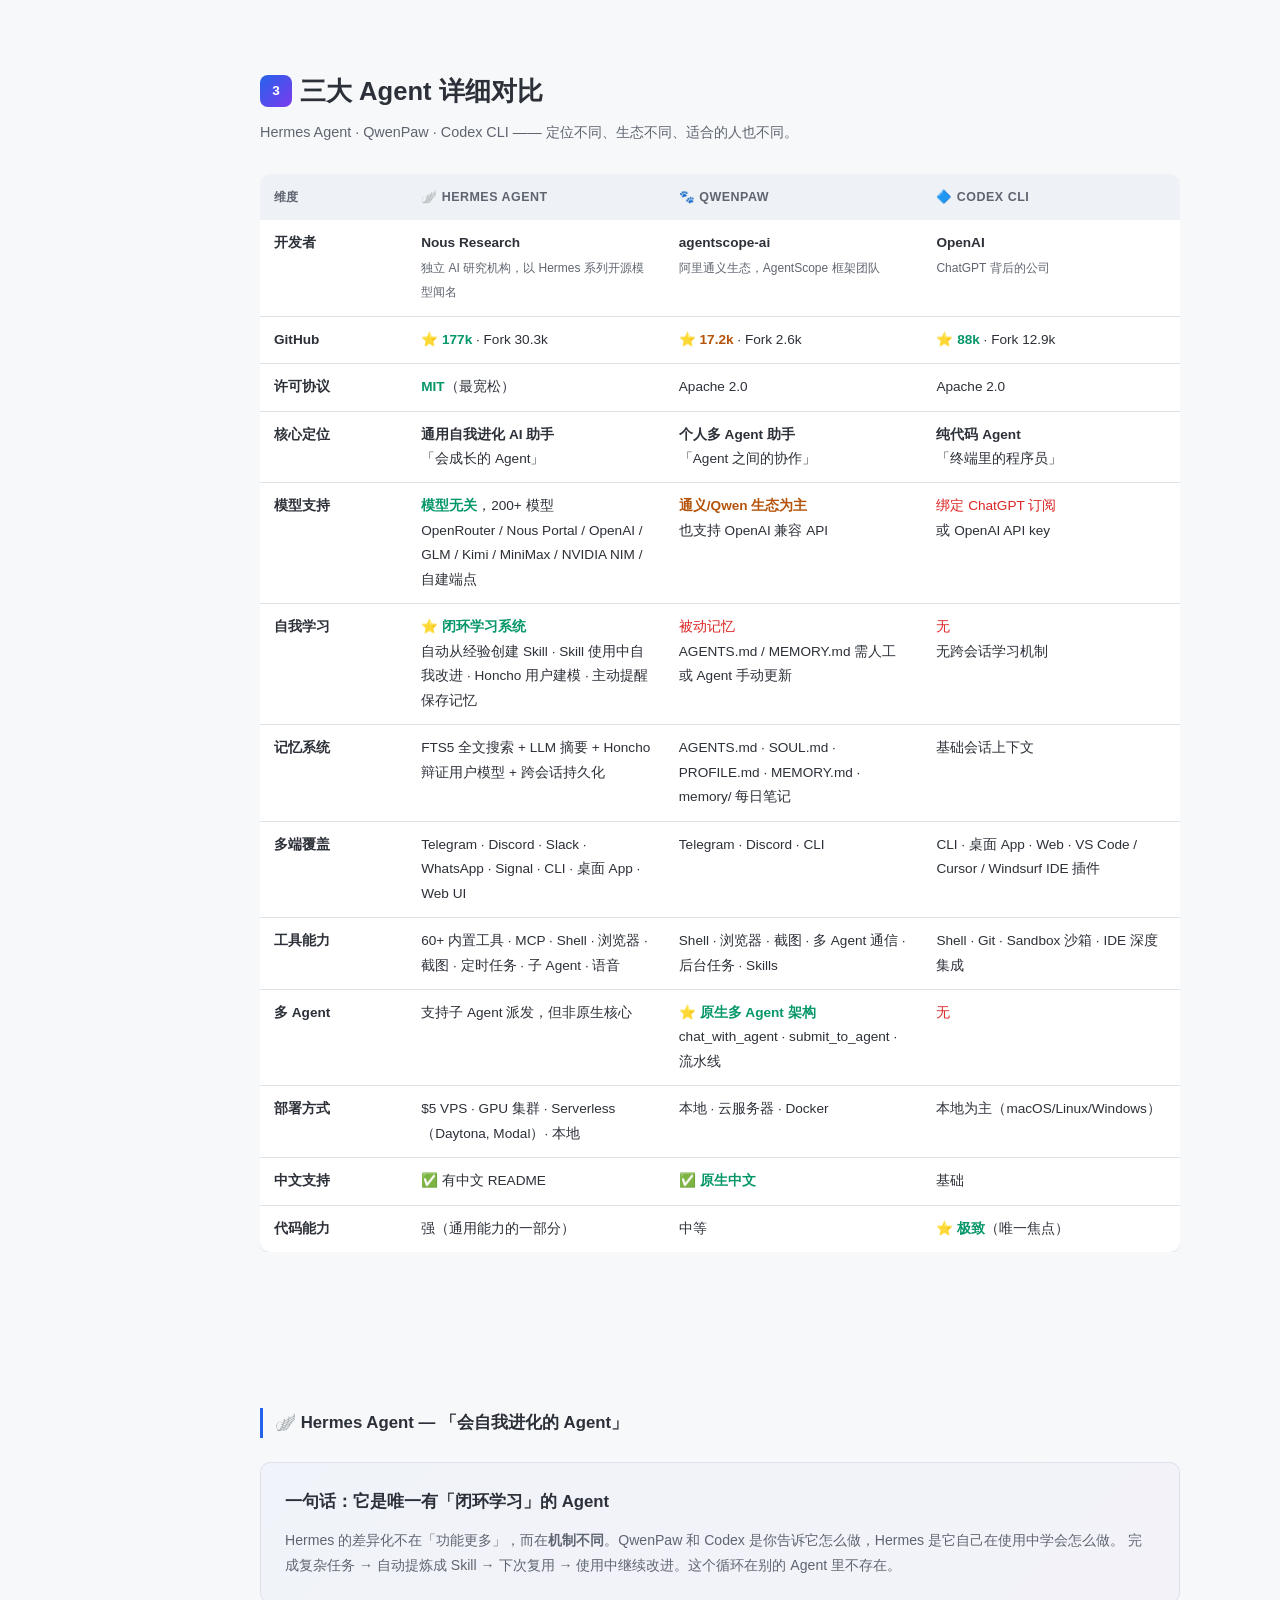
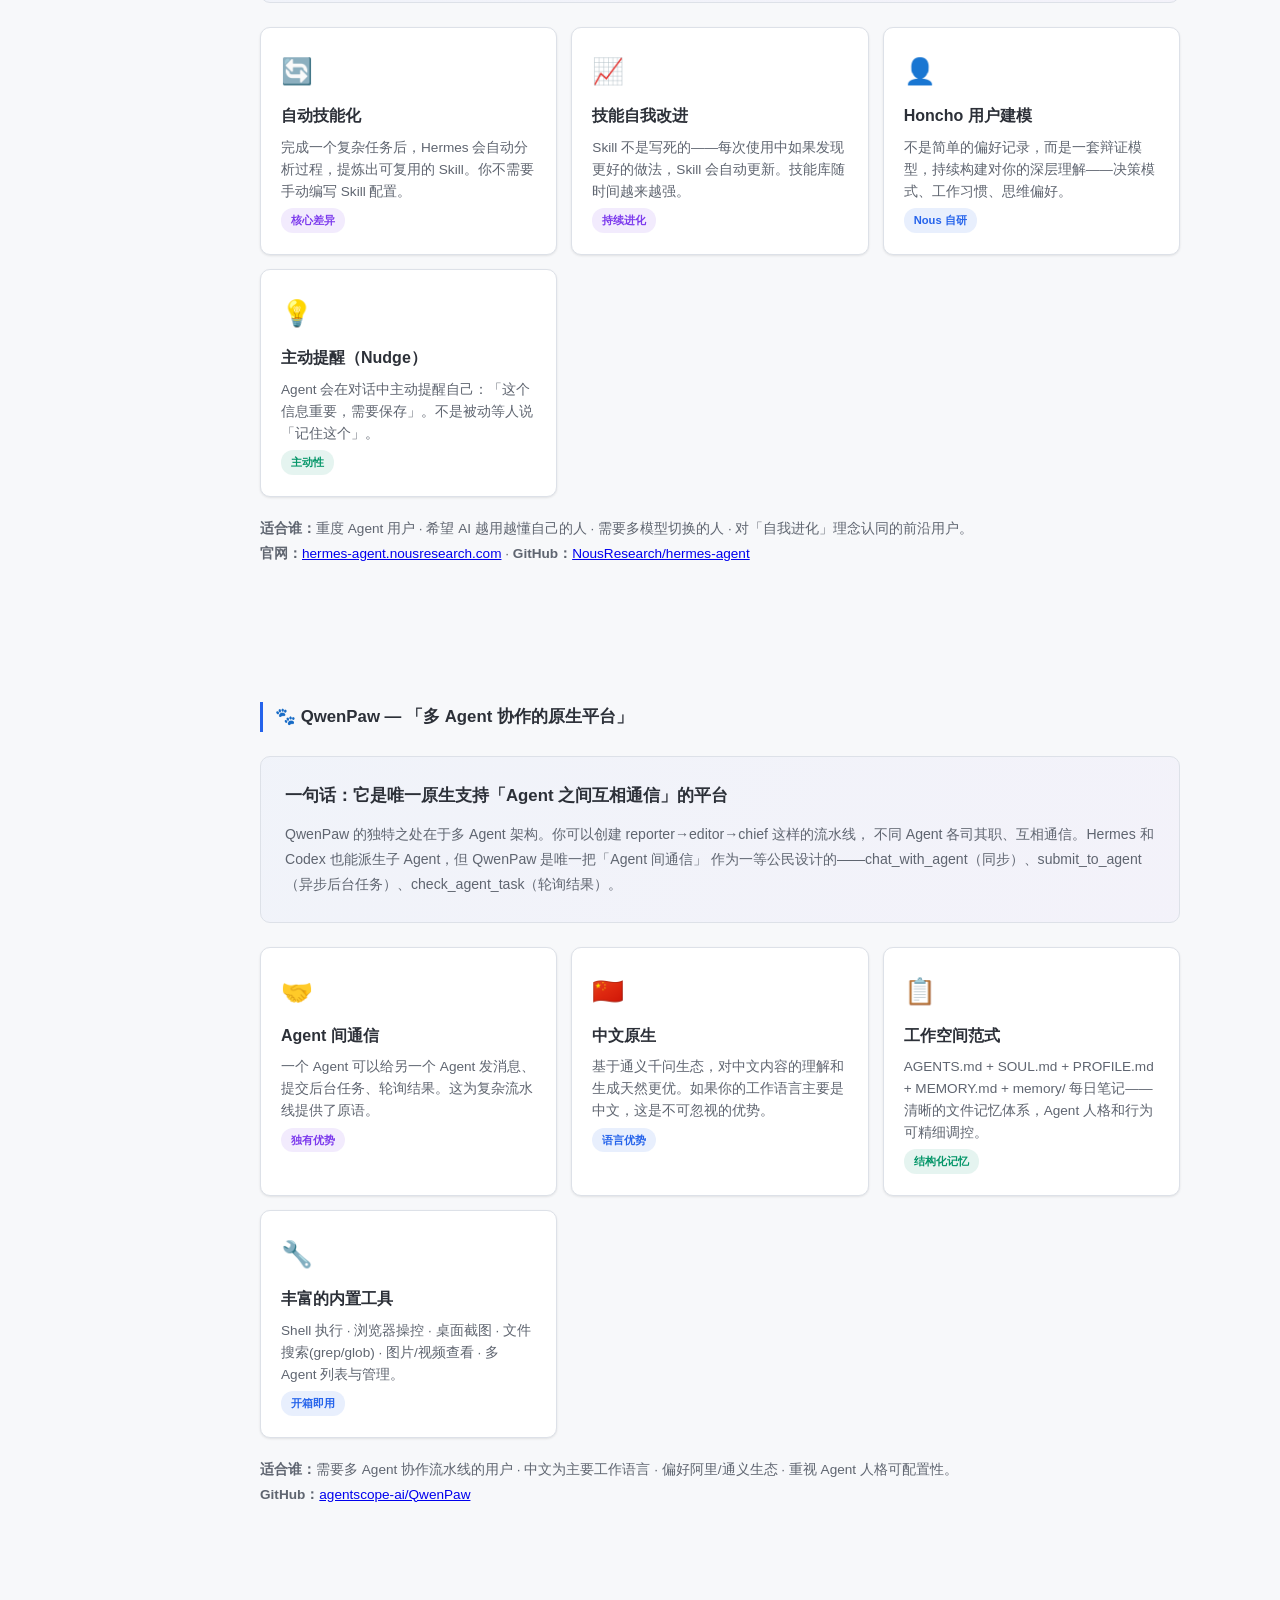
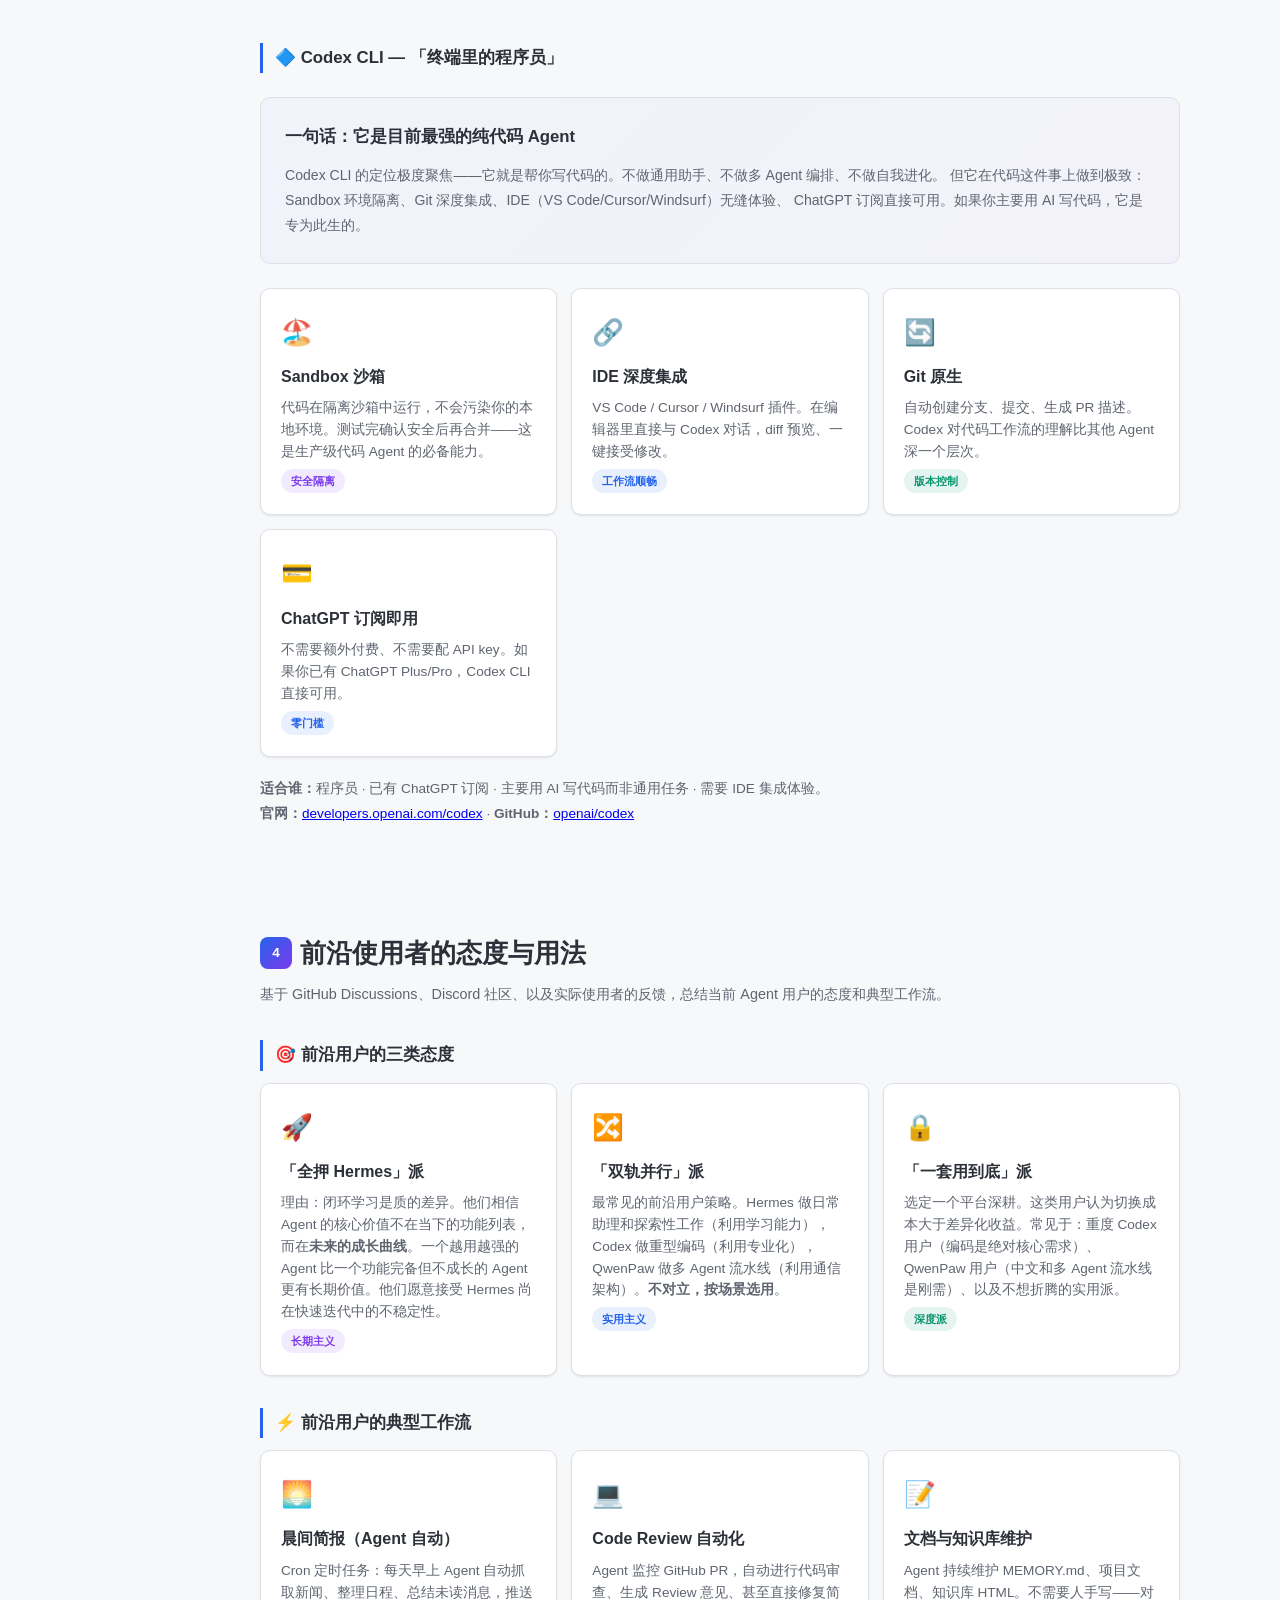
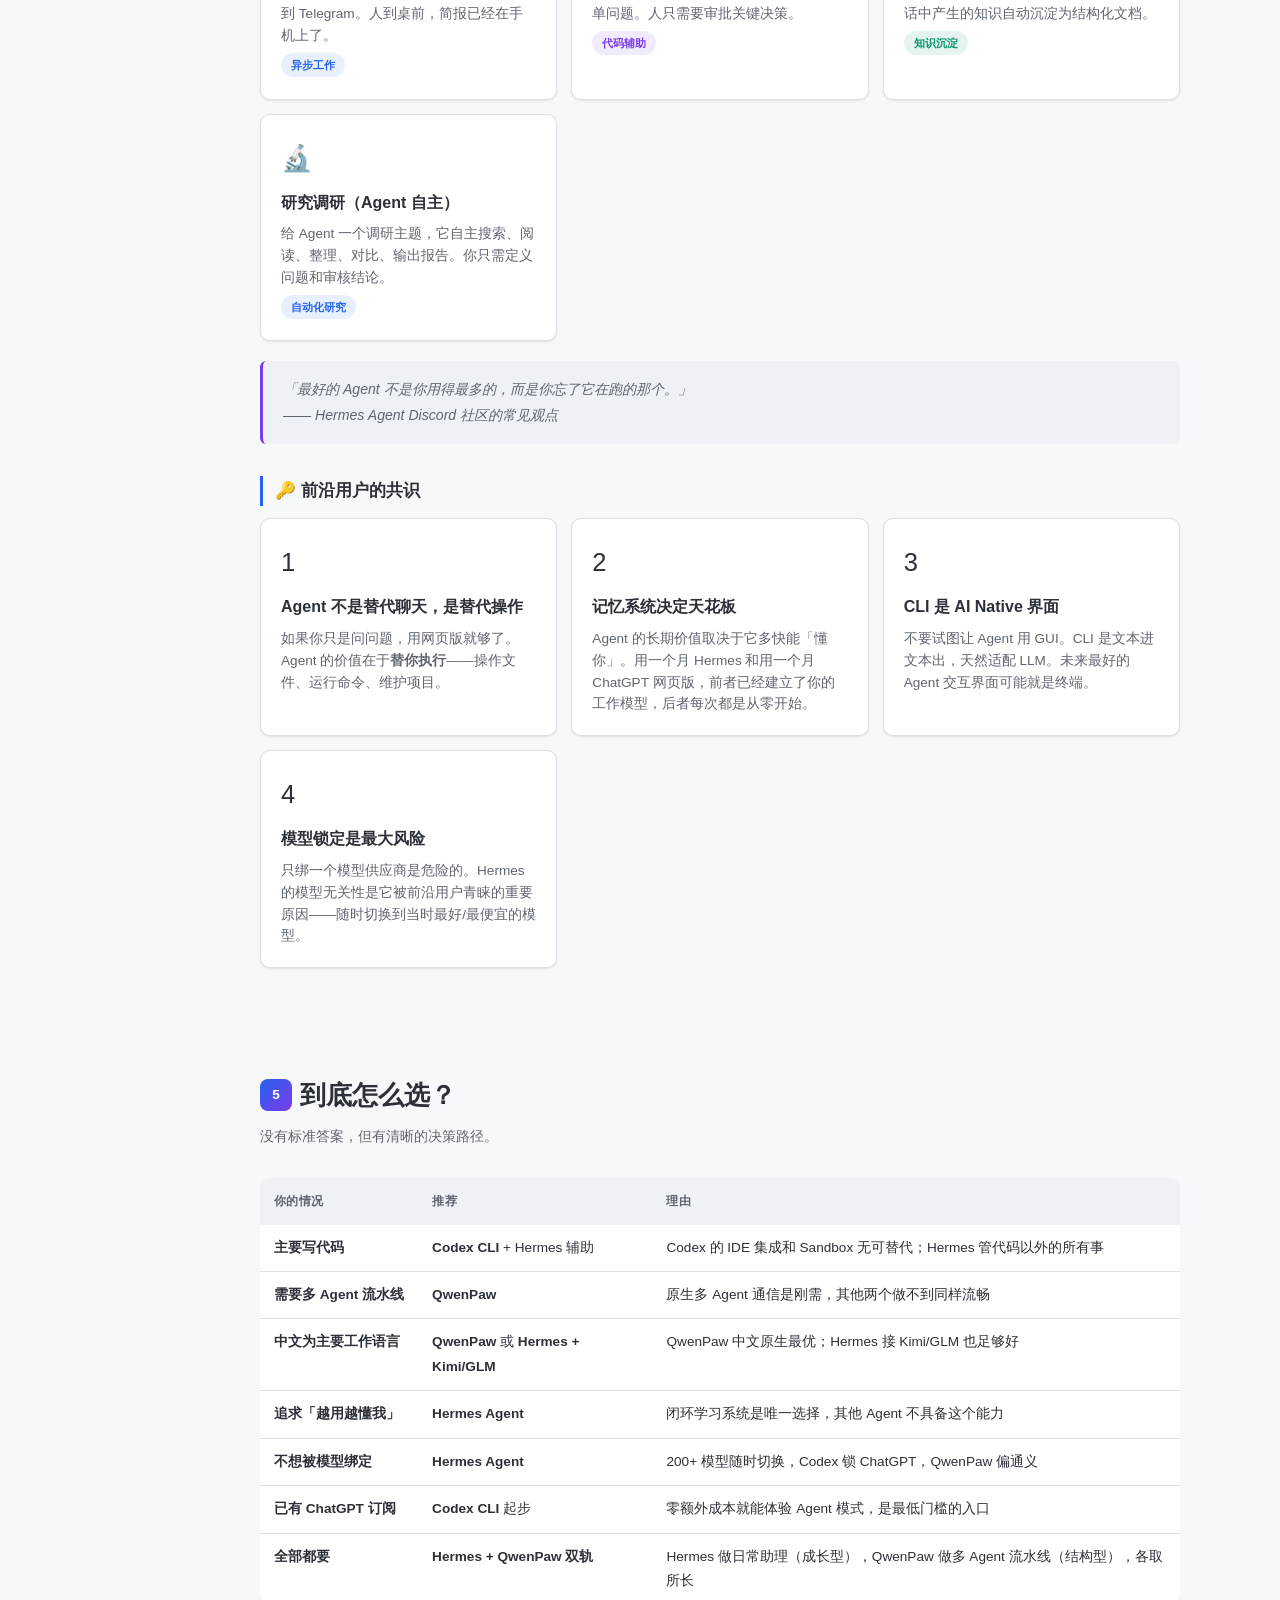
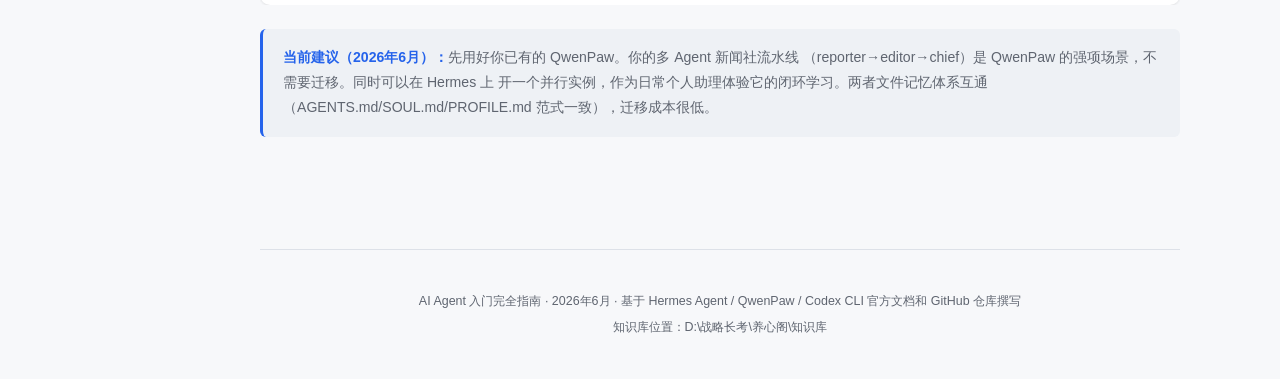
<file: kb/ai-agent.html>
﻿<!DOCTYPE html>
<html lang="zh-CN">
<head>
<meta charset="UTF-8">
<meta name="viewport" content="width=device-width, initial-scale=1.0">
<title>AI Agent 入门 — 本地Agent vs 网页聊天 · MCP/Skill/CLI 科普 · 三大Agent对比</title>
<meta name="description" content="AI Agent 入门完全指南，解释本地 Agent、网页聊天、MCP、Skill、CLI、Hermes、QwenPaw 与 Codex 的差异和工作流。">
<link rel="canonical" href="https://dishu.online/kb/ai-agent.html">
<meta property="og:type" content="article">
<meta property="og:site_name" content="地书">
<meta property="og:title" content="AI Agent 入门 — 本地Agent vs 网页聊天 · MCP/Skill/CLI 科普 · 三大Agent对比">
<meta property="og:description" content="AI Agent 入门完全指南，解释本地 Agent、网页聊天、MCP、Skill、CLI、Hermes、QwenPaw 与 Codex 的差异和工作流。">
<meta property="og:url" content="https://dishu.online/kb/ai-agent.html">
<link rel="stylesheet" href="../assets/css/site.css">
<style>
:root {
  --bg: #f7f8fa; --bg2: #fff; --bg3: #eef1f5; --card: #fff;
  --border: #dde1e8; --text: #2c3038; --text2: #5f6570;
  --accent: #2563eb; --accent2: #7c3aed; --accent3: #059669;
  --accent4: #dc2626; --gold: #b45309; --radius: 10px; --radius-sm: 6px;
  --shadow: 0 1px 3px rgba(0,0,0,.06), 0 1px 2px rgba(0,0,0,.04);
  --shadow-hover: 0 4px 16px rgba(0,0,0,.08);
  --nav-w: 220px;
}
* { margin:0; padding:0; box-sizing:border-box; }
html { scroll-behavior:smooth; font-size:16px; }
body {
  background:var(--bg); color:var(--text);
  font-family: -apple-system, BlinkMacSystemFont, "Segoe UI", "PingFang SC", "Hiragino Sans GB", "Microsoft YaHei", sans-serif;
  line-height:1.8; overflow-x:hidden;
}

/* ====== SIDEBAR NAV ====== */
.sidebar {
  position:fixed; top:0; left:0; width:var(--nav-w); height:100vh;
  background:var(--bg2); border-right:1px solid var(--border);
  z-index:200; overflow-y:auto; overflow-x:hidden;
  display:flex; flex-direction:column; padding:20px 0;
}
.side-logo {
  padding:8px 20px 20px; font-weight:800; font-size:1rem;
  background:linear-gradient(135deg,var(--accent),var(--accent2));
  -webkit-background-clip:text; -webkit-text-fill-color:transparent;
  border-bottom:1px solid var(--border); margin-bottom:8px;
}
.side-group { padding:8px 0; }
.side-group-title {
  font-size:0.7rem; font-weight:700; color:var(--text2); text-transform:uppercase;
  letter-spacing:.06em; padding:4px 20px 6px;
}
.side-a {
  display:block; padding:6px 20px; font-size:0.82rem; color:var(--text2);
  text-decoration:none; border-left:3px solid transparent; transition:all .15s;
}
.side-a:hover { color:var(--accent); background:rgba(37,99,235,.06); border-left-color:var(--accent); }

/* ====== MAIN CONTENT ====== */
main { margin-left:var(--nav-w); padding:0 40px; max-width:1000px; }

.hero { padding:72px 0 48px; }
.hero h1 { font-size:clamp(1.8rem,4vw,2.6rem); font-weight:900; letter-spacing:-0.02em; margin-bottom:10px; background:linear-gradient(135deg,var(--accent),var(--accent2)); -webkit-background-clip:text; -webkit-text-fill-color:transparent; }
.hero .sub { font-size:1rem; color:var(--text2); max-width:660px; margin-bottom:24px; }
.hero-badges { display:flex; gap:8px; flex-wrap:wrap; }
.badge { padding:4px 14px; border-radius:18px; font-size:0.78rem; border:1px solid var(--border); color:var(--text2); background:var(--bg2); box-shadow:var(--shadow); }

.section { padding:52px 0; }
.sec-title { font-size:clamp(1.3rem,3vw,1.6rem); font-weight:800; margin-bottom:6px; color:var(--text); display:flex; align-items:center; gap:8px; }
.sec-num { display:inline-flex; align-items:center; justify-content:center; width:32px; height:32px; border-radius:8px; background:linear-gradient(135deg,var(--accent),var(--accent2)); color:#fff; font-size:0.85rem; font-weight:800; flex-shrink:0; }
.sec-desc { color:var(--text2); margin-bottom:28px; font-size:0.9rem; max-width:700px; }
.sec-title-sm { color:var(--text); font-size:1.05rem; font-weight:700; margin:32px 0 12px; padding-left:12px; border-left:3px solid var(--accent); }

.card-grid { display:grid; grid-template-columns:repeat(auto-fill, minmax(260px,1fr)); gap:14px; }
.card-grid-2 { display:grid; grid-template-columns:repeat(auto-fill, minmax(380px,1fr)); gap:14px; }
.card { background:var(--card); border:1px solid var(--border); border-radius:var(--radius); padding:20px; box-shadow:var(--shadow); transition:all .2s; }
.card:hover { box-shadow:var(--shadow-hover); transform:translateY(-1px); }
.card-icon { font-size:1.6rem; margin-bottom:8px; display:block; }
.card h3 { font-size:1rem; font-weight:700; margin-bottom:6px; color:var(--text); }
.card p { font-size:0.85rem; color:var(--text2); line-height:1.6; }

.tag { display:inline-block; padding:2px 10px; border-radius:12px; font-size:0.7rem; margin-top:6px; font-weight:600; }
.tb { background:rgba(37,99,235,.1); color:var(--accent); }
.tg { background:rgba(5,150,105,.1); color:var(--accent3); }
.tp { background:rgba(124,58,237,.1); color:var(--accent2); }
.tr { background:rgba(220,38,38,.1); color:var(--accent4); }
.ty { background:rgba(180,83,9,.1); color:var(--gold); }

/* Info box */
.info-box { background:var(--bg3); border-left:3px solid var(--accent); border-radius:var(--radius-sm); padding:16px 20px; margin:20px 0; font-size:0.88rem; color:var(--text2); }
.info-box strong { color:var(--accent); }

/* Comparison table */
.tbl-wrap { overflow-x:auto; margin:20px 0; }
table { width:100%; border-collapse:collapse; font-size:0.85rem; background:var(--card); border-radius:var(--radius); overflow:hidden; box-shadow:var(--shadow); }
thead th { background:var(--bg3); text-align:left; padding:12px 14px; font-weight:700; font-size:0.78rem; color:var(--text2); text-transform:uppercase; letter-spacing:.04em; }
thead th:first-child { border-radius:var(--radius) 0 0 0; }
thead th:last-child { border-radius:0 var(--radius) 0 0; }
tbody td { padding:11px 14px; border-bottom:1px solid var(--border); vertical-align:top; }
tbody tr:last-child td { border-bottom:none; }
.col-label { font-weight:700; color:var(--text); white-space:nowrap; }
td .yes { color:var(--accent3); font-weight:600; }
td .no  { color:var(--accent4); }
td .partial { color:var(--gold); font-weight:600; }

/* Quote */
blockquote {
  margin:20px 0; padding:16px 20px; background:var(--bg3);
  border-left:3px solid var(--accent2); border-radius:var(--radius-sm);
  font-size:0.88rem; color:var(--text2); font-style:italic;
}

/* Paradigm diagram */
.paradigm-grid {
  display:grid; grid-template-columns:1fr 80px 1fr; gap:0;
  margin:24px 0; align-items:center;
}
.paradigm-col { background:var(--card); border:1px solid var(--border); border-radius:var(--radius); padding:20px; }
.paradigm-arrow { text-align:center; font-size:1.8rem; color:var(--accent2); font-weight:900; }
.paradigm-col h4 { font-size:0.95rem; margin-bottom:8px; display:flex; align-items:center; gap:6px; }
.paradigm-col ul { font-size:0.82rem; color:var(--text2); padding-left:18px; line-height:1.8; }

/* Flow cards */
.flow-row { display:flex; gap:20px; flex-wrap:wrap; margin:20px 0; }
.flow-step { flex:1; min-width:180px; text-align:center; padding:20px 14px; background:var(--card); border:1px solid var(--border); border-radius:var(--radius); box-shadow:var(--shadow); }
.flow-step-num { display:inline-flex; align-items:center; justify-content:center; width:36px; height:36px; border-radius:50%; background:var(--accent); color:#fff; font-weight:800; font-size:1rem; margin-bottom:8px; }
.flow-step h4 { font-size:0.9rem; margin-bottom:4px; }
.flow-step p { font-size:0.78rem; color:var(--text2); }

/* Highlight box */
.hl-box {
  border:1px solid var(--border); border-radius:var(--radius); padding:24px;
  background:linear-gradient(135deg, rgba(37,99,235,.03), rgba(124,58,237,.03));
  margin:24px 0;
}
.hl-box h3 { font-size:1.05rem; margin-bottom:10px; }

/* 响应式 */
@media (max-width:768px) {
  .sidebar { display:none; }
  main { margin-left:0; padding:0 16px; }
  .card-grid { grid-template-columns:1fr; }
  .card-grid-2 { grid-template-columns:1fr; }
  .paradigm-grid { grid-template-columns:1fr; }
  .paradigm-arrow { transform:rotate(90deg); }
}

footer { padding:40px 0; border-top:1px solid var(--border); margin-top:40px; text-align:center; color:var(--text2); font-size:0.78rem; }
</style>
<script src="../assets/js/site.js" defer></script>
</head>
<body>
<a href="../index.html" class="kb-back-btn">← 知识库</a>


<!-- ====== SIDEBAR NAV ====== -->
<nav class="sidebar">
  <div class="side-logo">AI Agent 入门</div>
  <div class="side-group">
    <div class="side-group-title">核心概念</div>
    <a class="side-a" href="#paradigm">范式革命：本地 vs 网页</a>
    <a class="side-a" href="#concepts">MCP · Skill · CLI</a>
    <a class="side-a" href="#mcp-deep">MCP 深度解释</a>
    <a class="side-a" href="#skill-deep">Skill 深入理解</a>
    <a class="side-a" href="#cli-deep">CLI 到底好在哪</a>
  </div>
  <div class="side-group">
    <div class="side-group-title">三方对比</div>
    <a class="side-a" href="#compare">Hermes · QwenPaw · Codex</a>
    <a class="side-a" href="#hermes-detail">Hermes Agent</a>
    <a class="side-a" href="#qwenpaw-detail">QwenPaw</a>
    <a class="side-a" href="#codex-detail">Codex CLI</a>
  </div>
  <div class="side-group">
    <div class="side-group-title">实践指南</div>
    <a class="side-a" href="#attitude">前沿用户态度</a>
    <a class="side-a" href="#workflow">典型工作流</a>
    <a class="side-a" href="#verdict">选择建议</a>
  </div>
</nav>

<!-- ====== MAIN CONTENT ====== -->
<main>

<!-- HERO -->
<section class="hero">
  <h1>AI Agent 入门完全指南</h1>
  <p class="sub">
    从「和 AI 聊天」到「AI 替你干活」——理解本地 Agent 工具的范式革命。
    一篇讲清楚：为什么它们和 ChatGPT 网页版不是一回事、MCP/Skill/CLI 到底是什么、
    Hermes / QwenPaw / Codex 怎么选。
  </p>
  <div class="hero-badges">
    <span class="badge">📅 2026年6月</span>
    <span class="badge">🏷️ AI Agent</span>
    <span class="badge">🔧 本地工具</span>
    <span class="badge">🌐 MCP协议</span>
    <span class="badge">⚡ CLI革命</span>
  </div>
</section>

<!-- ================================================================ -->
<!-- 第一部分：范式革命 -->
<!-- ================================================================ -->
<section class="section" id="paradigm">
  <h2 class="sec-title"><span class="sec-num">1</span> 范式革命：本地 Agent vs 网页聊天</h2>
  <p class="sec-desc">
    理解这轮 AI 工具变革的关键，不在「模型更强了」，而在「模型能动手了」。
  </p>

  <div class="paradigm-grid">
    <div class="paradigm-col">
      <h4>🖥️ 传统网页聊天</h4>
      <p style="font-size:0.8rem; color:var(--text2); margin-bottom:10px;">ChatGPT / 豆包 / Kimi / DeepSeek 网页版</p>
      <ul>
        <li><strong>只能聊，不能做。</strong>你问它答，对话结束就结束。</li>
        <li><strong>无文件系统权限。</strong>它看不到你的文件夹，不能读你的代码项目，不能操作你的本地文件。</li>
        <li><strong>无工具链。</strong>不能执行 shell 命令、不能控制浏览器、不能调用 API、不能定时任务。</li>
        <li><strong>无记忆延续。</strong>每次新会话从零开始，你反复交代同样的上下文。</li>
        <li><strong>你手动搬运。</strong>AI 给方案 → 你复制 → 粘贴到终端/编辑器 → 执行 → 报错 → 复制报错 → 贴回聊天框。循环往复。</li>
      </ul>
    </div>
    <div class="paradigm-arrow">→</div>
    <div class="paradigm-col">
      <h4>🤖 本地 Agent 工具</h4>
      <p style="font-size:0.8rem; color:var(--text2); margin-bottom:10px;">Hermes Agent / QwenPaw / Codex CLI</p>
      <ul>
        <li><strong>能聊，更能做。</strong>AI 直接读写文件、执行命令、操作浏览器、发消息。</li>
        <li><strong>有完整文件系统权限。</strong>它「看到」你的项目结构，直接在正确的目录里操作。</li>
        <li><strong>有工具链。</strong>Shell、浏览器、API 调用、截图、定时任务——就像一个真正的操作系统级助手。</li>
        <li><strong>有持久记忆。</strong>跨会话记忆（MEMORY.md/AGENTS.md），不断积累对你的认知，越用越懂你。</li>
        <li><strong>AI 自主闭环。</strong>给目标 → AI 规划 → 执行 → 读结果 → 修正 → 再执行 → 直到完成。你只需验收。</li>
      </ul>
    </div>
  </div>

  <div class="info-box">
    <strong>一句话总结：</strong>网页聊天是「我问你答的参谋」，本地 Agent 是「能动手的执行官」。
    前者给你答案，后者替你干活。
  </div>

  <h3 class="sec-title-sm">为什么这是质的飞跃？</h3>
  <div class="card-grid">
    <div class="card">
      <span class="card-icon">🔓</span>
      <h3>打破「复制粘贴」循环</h3>
      <p>Agent 直接在你的终端里执行命令，读到报错自己修正，不再需要你把报错贴回去。这是效率提升最大的来源。</p>
    </div>
    <div class="card">
      <span class="card-icon">📂</span>
      <h3>上下文即项目</h3>
      <p>Agent 可以看到你的整个项目目录结构，理解文件之间的关系。不需要你解释「我有个项目，目录是……」——它自己看。</p>
    </div>
    <div class="card">
      <span class="card-icon">⏰</span>
      <h3>从同步到异步</h3>
      <p>你可以给 Agent 一个任务然后去睡觉。它定时执行、后台运行、通过 Telegram 向你汇报进度。你不再需要「盯着它干活」。</p>
    </div>
    <div class="card">
      <span class="card-icon">🧠</span>
      <h3>越用越聪明</h3>
      <p>每次交互都被记录。它记住你的偏好、项目结构、常见问题。三个月后，它比你的新同事更了解你的工作方式。</p>
    </div>
  </div>
</section>

<!-- ================================================================ -->
<!-- 第二部分：MCP / Skill / CLI 概念科普 -->
<!-- ================================================================ -->
<section class="section" id="concepts">
  <h2 class="sec-title"><span class="sec-num">2</span> 三个核心概念：MCP · Skill · CLI</h2>
  <p class="sec-desc">
    这些词在 Agent 圈高频出现。它们不是 buzzword，每一个都对应一种关键能力。
  </p>

  <!-- MCP -->
  <div id="mcp-deep">
  <h3 class="sec-title-sm">🔌 MCP（Model Context Protocol）— AI 的「万能插头」</h3>
  <div class="card-grid-2">
    <div class="card">
      <span class="card-icon">📡</span>
      <h3>MCP 是什么</h3>
      <p>由 Anthropic 于 2024年底提出的<strong>开放协议</strong>，定义了 AI 模型与外部工具/数据源之间的标准通信方式。可以理解为 AI 界的 USB-C 接口——不管什么工具，只要实现 MCP 协议，任何支持 MCP 的 Agent 都能直接调用。</p>
      <span class="tag tb">Anthropic 提出</span>
      <span class="tag tp">开放标准</span>
    </div>
    <div class="card">
      <span class="card-icon">🔧</span>
      <h3>MCP 解决了什么</h3>
      <p>没有 MCP 之前，每个 AI 工具要接入外部系统（数据库、文件系统、API、浏览器）都得<strong>单独开发集成</strong>。MCP 统一了接口：工具开发者写一次 MCP Server，所有 Agent 都能用。Agent 开发者不需要为每个工具写胶水代码。</p>
      <span class="tag tg">一次开发，到处使用</span>
    </div>
  </div>
  <div class="info-box">
    <strong>类比：</strong>MCP 之于 AI Agent，就像 HTTP 之于浏览器、USB 之于外设。它是一个<strong>中间层协议</strong>，让「AI 能调用什么」不再是每个 Agent 单独实现的封闭生态，而是一个开放的、可互操作的标准。
  </div>
  <div class="flow-row">
    <div class="flow-step">
      <div class="flow-step-num">1</div>
      <h4>MCP Server</h4>
      <p>任何人写一个 MCP Server，封装某个工具（如数据库查询、文件操作、浏览器控制）</p>
    </div>
    <div class="flow-step">
      <div class="flow-step-num">2</div>
      <h4>Agent 加载</h4>
      <p>Hermes / QwenPaw / Codex 等 Agent 框架加载这个 MCP Server</p>
    </div>
    <div class="flow-step">
      <div class="flow-step-num">3</div>
      <h4>模型调用</h4>
      <p>AI 模型通过 MCP 协议标准化地发现、调用该工具，与它交互</p>
    </div>
  </div>
  <p style="font-size:0.82rem; color:var(--text2);">目前 Hermes 和 QwenPaw 均支持 MCP。Codex CLI 以自有工具为主。MCP 生态正在快速膨胀，GitHub 上已有数千个 MCP Server。</p>
  </div>

  <!-- Skill -->
  <div id="skill-deep">
  <h3 class="sec-title-sm">🛠️ Skill — AI 的「可复用技能包」</h3>
  <div class="card-grid-2">
    <div class="card">
      <span class="card-icon">📦</span>
      <h3>Skill 是什么</h3>
      <p>Skill 是一个<strong>包含提示词和配置的模块化能力包</strong>。每个 Skill 对应一个特定领域的能力（如「写 Python」「用 Docker」「做数据分析」），Agent 在需要时加载对应 Skill，从而在该领域表现更好。</p>
      <span class="tag tb">领域能力</span>
      <span class="tag tp">模块化</span>
    </div>
    <div class="card">
      <span class="card-icon">🔄</span>
      <h3>Skill vs MCP 的区别</h3>
      <p><strong>MCP 是「连接外部工具」</strong>——让 AI 能调用数据库、浏览器、文件系统。<br>
      <strong>Skill 是「增强内部能力」</strong>——让 AI 在某个领域更专业，通过专门的提示词、工作流、知识嵌入。两者互补：MCP 给手，Skill 给脑。</p>
      <span class="tag tg">一个管外面，一个管里面</span>
    </div>
  </div>
  <div class="info-box">
    <strong>Hermes 的杀手特性：</strong>Hermes Agent 不仅是「使用」Skill，还会在完成复杂任务后<strong>自动创建新 Skill</strong>，并在后续使用中<strong>自我改进</strong>已有 Skill。这是它和三方中最独特的能力——「越用技能越多、越好」。
  </div>
  </div>

  <!-- CLI -->
  <div id="cli-deep">
  <h3 class="sec-title-sm">⌨️ CLI（Command Line Interface）— Agent 的「原生界面」</h3>
  <div class="card-grid-2">
    <div class="card">
      <span class="card-icon">💻</span>
      <h3>CLI 不是倒退</h3>
      <p>很多人问：为什么不用网页？<strong>恰恰相反</strong>——CLI（命令行界面）是 AI Agent 的<strong>最自然交互方式</strong>。原因很简单：Agent 需要在你的本地环境执行命令、读写文件、启动进程。CLI 直接运行在你的操作系统里，拥有完整的系统权限。网页做不到这些。</p>
      <span class="tag tb">本地执行</span>
    </div>
    <div class="card">
      <span class="card-icon">⚡</span>
      <h3>CLI 相比 GUI 的优势</h3>
      <p>对 AI 而言，CLI 更高效：文本输入输出天然适合 LLM 处理；可以管道串联；可以脚本化；可以被 Agent 自己调用。一个 GUI 按钮对 AI 来说需要视觉识别+坐标点击，CLI 命令直接就是结构化文本。所以 <strong>CLI 不是给人类用的复古界面，是给 AI 用的原生界面</strong>。</p>
      <span class="tag tg">AI Native</span>
    </div>
  </div>
  <div class="info-box">
    <strong>三者关系：</strong>
    CLI 是 Agent 的<strong>运行环境</strong>（它在哪里执行），MCP 是 Agent 的<strong>外部接口</strong>（它怎么连接世界），Skill 是 Agent 的<strong>能力模块</strong>（它擅长什么）。一个完整的 Agent 体系 = CLI 环境 + MCP 连接 + Skill 能力 + LLM 大脑。
  </div>
  </div>
</section>

<!-- ================================================================ -->
<!-- 第三部分：三大 Agent 对比 -->
<!-- ================================================================ -->
<section class="section" id="compare">
  <h2 class="sec-title"><span class="sec-num">3</span> 三大 Agent 详细对比</h2>
  <p class="sec-desc">
    Hermes Agent · QwenPaw · Codex CLI —— 定位不同、生态不同、适合的人也不同。
  </p>

  <div class="tbl-wrap">
  <table>
    <thead>
      <tr>
        <th style="width:16%">维度</th>
        <th style="width:28%">🪽 Hermes Agent</th>
        <th style="width:28%">🐾 QwenPaw</th>
        <th style="width:28%">🔷 Codex CLI</th>
      </tr>
    </thead>
    <tbody>
      <tr>
        <td class="col-label">开发者</td>
        <td><strong>Nous Research</strong><br><span style="font-size:0.75rem;color:var(--text2)">独立 AI 研究机构，以 Hermes 系列开源模型闻名</span></td>
        <td><strong>agentscope-ai</strong><br><span style="font-size:0.75rem;color:var(--text2)">阿里通义生态，AgentScope 框架团队</span></td>
        <td><strong>OpenAI</strong><br><span style="font-size:0.75rem;color:var(--text2)">ChatGPT 背后的公司</span></td>
      </tr>
      <tr>
        <td class="col-label">GitHub</td>
        <td><span class="yes">⭐ 177k</span> · Fork 30.3k</td>
        <td><span class="partial">⭐ 17.2k</span> · Fork 2.6k</td>
        <td><span class="yes">⭐ 88k</span> · Fork 12.9k</td>
      </tr>
      <tr>
        <td class="col-label">许可协议</td>
        <td><span class="yes">MIT</span>（最宽松）</td>
        <td>Apache 2.0</td>
        <td>Apache 2.0</td>
      </tr>
      <tr>
        <td class="col-label">核心定位</td>
        <td><strong>通用自我进化 AI 助手</strong><br>「会成长的 Agent」</td>
        <td><strong>个人多 Agent 助手</strong><br>「Agent 之间的协作」</td>
        <td><strong>纯代码 Agent</strong><br>「终端里的程序员」</td>
      </tr>
      <tr>
        <td class="col-label">模型支持</td>
        <td><span class="yes">模型无关</span>，200+ 模型<br>OpenRouter / Nous Portal / OpenAI / GLM / Kimi / MiniMax / NVIDIA NIM / 自建端点</td>
        <td><span class="partial">通义/Qwen 生态为主</span><br>也支持 OpenAI 兼容 API</td>
        <td><span class="no">绑定 ChatGPT 订阅</span><br>或 OpenAI API key</td>
      </tr>
      <tr>
        <td class="col-label">自我学习</td>
        <td><span class="yes">⭐ 闭环学习系统</span><br>自动从经验创建 Skill · Skill 使用中自我改进 · Honcho 用户建模 · 主动提醒保存记忆</td>
        <td><span class="no">被动记忆</span><br>AGENTS.md / MEMORY.md 需人工或 Agent 手动更新</td>
        <td><span class="no">无</span><br>无跨会话学习机制</td>
      </tr>
      <tr>
        <td class="col-label">记忆系统</td>
        <td>FTS5 全文搜索 + LLM 摘要 + Honcho 辩证用户模型 + 跨会话持久化</td>
        <td>AGENTS.md · SOUL.md · PROFILE.md · MEMORY.md · memory/ 每日笔记</td>
        <td>基础会话上下文</td>
      </tr>
      <tr>
        <td class="col-label">多端覆盖</td>
        <td>Telegram · Discord · Slack · WhatsApp · Signal · CLI · 桌面 App · Web UI</td>
        <td>Telegram · Discord · CLI</td>
        <td>CLI · 桌面 App · Web · VS Code / Cursor / Windsurf IDE 插件</td>
      </tr>
      <tr>
        <td class="col-label">工具能力</td>
        <td>60+ 内置工具 · MCP · Shell · 浏览器 · 截图 · 定时任务 · 子 Agent · 语音</td>
        <td>Shell · 浏览器 · 截图 · 多 Agent 通信 · 后台任务 · Skills</td>
        <td>Shell · Git · Sandbox 沙箱 · IDE 深度集成</td>
      </tr>
      <tr>
        <td class="col-label">多 Agent</td>
        <td>支持子 Agent 派发，但非原生核心</td>
        <td><span class="yes">⭐ 原生多 Agent 架构</span><br>chat_with_agent · submit_to_agent · 流水线</td>
        <td><span class="no">无</span></td>
      </tr>
      <tr>
        <td class="col-label">部署方式</td>
        <td>$5 VPS · GPU 集群 · Serverless（Daytona, Modal）· 本地</td>
        <td>本地 · 云服务器 · Docker</td>
        <td>本地为主（macOS/Linux/Windows）</td>
      </tr>
      <tr>
        <td class="col-label">中文支持</td>
        <td>✅ 有中文 README</td>
        <td><span class="yes">✅ 原生中文</span></td>
        <td>基础</td>
      </tr>
      <tr>
        <td class="col-label">代码能力</td>
        <td>强（通用能力的一部分）</td>
        <td>中等</td>
        <td><span class="yes">⭐ 极致</span>（唯一焦点）</td>
      </tr>
    </tbody>
  </table>
  </div>
</section>

<!-- Hermes Detail -->
<section class="section" id="hermes-detail">
  <h3 class="sec-title-sm">🪽 Hermes Agent — 「会自我进化的 Agent」</h3>
  <div class="hl-box">
    <h3>一句话：它是唯一有「闭环学习」的 Agent</h3>
    <p style="color:var(--text2);font-size:0.88rem;">
      Hermes 的差异化不在「功能更多」，而在<strong>机制不同</strong>。QwenPaw 和 Codex 是你告诉它怎么做，Hermes 是它自己在使用中学会怎么做。
      完成复杂任务 → 自动提炼成 Skill → 下次复用 → 使用中继续改进。这个循环在别的 Agent 里不存在。
    </p>
  </div>
  <div class="card-grid">
    <div class="card">
      <span class="card-icon">🔄</span>
      <h3>自动技能化</h3>
      <p>完成一个复杂任务后，Hermes 会自动分析过程，提炼出可复用的 Skill。你不需要手动编写 Skill 配置。</p>
      <span class="tag tp">核心差异</span>
    </div>
    <div class="card">
      <span class="card-icon">📈</span>
      <h3>技能自我改进</h3>
      <p>Skill 不是写死的——每次使用中如果发现更好的做法，Skill 会自动更新。技能库随时间越来越强。</p>
      <span class="tag tp">持续进化</span>
    </div>
    <div class="card">
      <span class="card-icon">👤</span>
      <h3>Honcho 用户建模</h3>
      <p>不是简单的偏好记录，而是一套辩证模型，持续构建对你的深层理解——决策模式、工作习惯、思维偏好。</p>
      <span class="tag tb">Nous 自研</span>
    </div>
    <div class="card">
      <span class="card-icon">💡</span>
      <h3>主动提醒（Nudge）</h3>
      <p>Agent 会在对话中主动提醒自己：「这个信息重要，需要保存」。不是被动等人说「记住这个」。</p>
      <span class="tag tg">主动性</span>
    </div>
  </div>
  <p style="margin-top:20px;font-size:0.85rem;color:var(--text2);">
    <strong>适合谁：</strong>重度 Agent 用户 · 希望 AI 越用越懂自己的人 · 需要多模型切换的人 · 对「自我进化」理念认同的前沿用户。<br>
    <strong>官网：</strong><a href="https://hermes-agent.nousresearch.com/docs/" target="_blank" rel="noopener noreferrer">hermes-agent.nousresearch.com</a> ·
    <strong>GitHub：</strong><a href="https://github.com/NousResearch/hermes-agent" target="_blank" rel="noopener noreferrer">NousResearch/hermes-agent</a>
  </p>
</section>

<!-- QwenPaw Detail -->
<section class="section" id="qwenpaw-detail">
  <h3 class="sec-title-sm">🐾 QwenPaw — 「多 Agent 协作的原生平台」</h3>
  <div class="hl-box">
    <h3>一句话：它是唯一原生支持「Agent 之间互相通信」的平台</h3>
    <p style="color:var(--text2);font-size:0.88rem;">
      QwenPaw 的独特之处在于多 Agent 架构。你可以创建 reporter→editor→chief 这样的流水线，
      不同 Agent 各司其职、互相通信。Hermes 和 Codex 也能派生子 Agent，但 QwenPaw 是唯一把「Agent 间通信」
      作为一等公民设计的——chat_with_agent（同步）、submit_to_agent（异步后台任务）、check_agent_task（轮询结果）。
    </p>
  </div>
  <div class="card-grid">
    <div class="card">
      <span class="card-icon">🤝</span>
      <h3>Agent 间通信</h3>
      <p>一个 Agent 可以给另一个 Agent 发消息、提交后台任务、轮询结果。这为复杂流水线提供了原语。</p>
      <span class="tag tp">独有优势</span>
    </div>
    <div class="card">
      <span class="card-icon">🇨🇳</span>
      <h3>中文原生</h3>
      <p>基于通义千问生态，对中文内容的理解和生成天然更优。如果你的工作语言主要是中文，这是不可忽视的优势。</p>
      <span class="tag tb">语言优势</span>
    </div>
    <div class="card">
      <span class="card-icon">📋</span>
      <h3>工作空间范式</h3>
      <p>AGENTS.md + SOUL.md + PROFILE.md + MEMORY.md + memory/ 每日笔记——清晰的文件记忆体系，Agent 人格和行为可精细调控。</p>
      <span class="tag tg">结构化记忆</span>
    </div>
    <div class="card">
      <span class="card-icon">🔧</span>
      <h3>丰富的内置工具</h3>
      <p>Shell 执行 · 浏览器操控 · 桌面截图 · 文件搜索(grep/glob) · 图片/视频查看 · 多 Agent 列表与管理。</p>
      <span class="tag tb">开箱即用</span>
    </div>
  </div>
  <p style="margin-top:20px;font-size:0.85rem;color:var(--text2);">
    <strong>适合谁：</strong>需要多 Agent 协作流水线的用户 · 中文为主要工作语言 · 偏好阿里/通义生态 · 重视 Agent 人格可配置性。<br>
    <strong>GitHub：</strong><a href="https://github.com/agentscope-ai/QwenPaw" target="_blank" rel="noopener noreferrer">agentscope-ai/QwenPaw</a>
  </p>
</section>

<!-- Codex Detail -->
<section class="section" id="codex-detail">
  <h3 class="sec-title-sm">🔷 Codex CLI — 「终端里的程序员」</h3>
  <div class="hl-box">
    <h3>一句话：它是目前最强的纯代码 Agent</h3>
    <p style="color:var(--text2);font-size:0.88rem;">
      Codex CLI 的定位极度聚焦——它就是帮你写代码的。不做通用助手、不做多 Agent 编排、不做自我进化。
      但它在代码这件事上做到极致：Sandbox 环境隔离、Git 深度集成、IDE（VS Code/Cursor/Windsurf）无缝体验、
      ChatGPT 订阅直接可用。如果你主要用 AI 写代码，它是专为此生的。
    </p>
  </div>
  <div class="card-grid">
    <div class="card">
      <span class="card-icon">🏖️</span>
      <h3>Sandbox 沙箱</h3>
      <p>代码在隔离沙箱中运行，不会污染你的本地环境。测试完确认安全后再合并——这是生产级代码 Agent 的必备能力。</p>
      <span class="tag tp">安全隔离</span>
    </div>
    <div class="card">
      <span class="card-icon">🔗</span>
      <h3>IDE 深度集成</h3>
      <p>VS Code / Cursor / Windsurf 插件。在编辑器里直接与 Codex 对话，diff 预览、一键接受修改。</p>
      <span class="tag tb">工作流顺畅</span>
    </div>
    <div class="card">
      <span class="card-icon">🔄</span>
      <h3>Git 原生</h3>
      <p>自动创建分支、提交、生成 PR 描述。Codex 对代码工作流的理解比其他 Agent 深一个层次。</p>
      <span class="tag tg">版本控制</span>
    </div>
    <div class="card">
      <span class="card-icon">💳</span>
      <h3>ChatGPT 订阅即用</h3>
      <p>不需要额外付费、不需要配 API key。如果你已有 ChatGPT Plus/Pro，Codex CLI 直接可用。</p>
      <span class="tag tb">零门槛</span>
    </div>
  </div>
  <p style="margin-top:20px;font-size:0.85rem;color:var(--text2);">
    <strong>适合谁：</strong>程序员 · 已有 ChatGPT 订阅 · 主要用 AI 写代码而非通用任务 · 需要 IDE 集成体验。<br>
    <strong>官网：</strong><a href="https://developers.openai.com/codex" target="_blank" rel="noopener noreferrer">developers.openai.com/codex</a> ·
    <strong>GitHub：</strong><a href="https://github.com/openai/codex" target="_blank" rel="noopener noreferrer">openai/codex</a>
  </p>
</section>

<!-- ================================================================ -->
<!-- 第四部分：前沿使用者态度与工作流 -->
<!-- ================================================================ -->
<section class="section" id="attitude">
  <h2 class="sec-title"><span class="sec-num">4</span> 前沿使用者的态度与用法</h2>
  <p class="sec-desc">
    基于 GitHub Discussions、Discord 社区、以及实际使用者的反馈，总结当前 Agent 用户的态度和典型工作流。
  </p>

  <h3 class="sec-title-sm">🎯 前沿用户的三类态度</h3>
  <div class="card-grid">
    <div class="card">
      <span class="card-icon">🚀</span>
      <h3>「全押 Hermes」派</h3>
      <p>理由：闭环学习是质的差异。他们相信 Agent 的核心价值不在当下的功能列表，而在<strong>未来的成长曲线</strong>。一个越用越强的 Agent 比一个功能完备但不成长的 Agent 更有长期价值。他们愿意接受 Hermes 尚在快速迭代中的不稳定性。</p>
      <span class="tag tp">长期主义</span>
    </div>
    <div class="card">
      <span class="card-icon">🔀</span>
      <h3>「双轨并行」派</h3>
      <p>最常见的前沿用户策略。Hermes 做日常助理和探索性工作（利用学习能力），Codex 做重型编码（利用专业化），QwenPaw 做多 Agent 流水线（利用通信架构）。<strong>不对立，按场景选用</strong>。</p>
      <span class="tag tb">实用主义</span>
    </div>
    <div class="card">
      <span class="card-icon">🔒</span>
      <h3>「一套用到底」派</h3>
      <p>选定一个平台深耕。这类用户认为切换成本大于差异化收益。常见于：重度 Codex 用户（编码是绝对核心需求）、QwenPaw 用户（中文和多 Agent 流水线是刚需）、以及不想折腾的实用派。</p>
      <span class="tag tg">深度派</span>
    </div>
  </div>

  <h3 class="sec-title-sm">⚡ 前沿用户的典型工作流</h3>
  <div id="workflow">
  <div class="card-grid">
    <div class="card">
      <span class="card-icon">🌅</span>
      <h3>晨间简报（Agent 自动）</h3>
      <p>Cron 定时任务：每天早上 Agent 自动抓取新闻、整理日程、总结未读消息，推送到 Telegram。人到桌前，简报已经在手机上了。</p>
      <span class="tag tb">异步工作</span>
    </div>
    <div class="card">
      <span class="card-icon">💻</span>
      <h3>Code Review 自动化</h3>
      <p>Agent 监控 GitHub PR，自动进行代码审查、生成 Review 意见、甚至直接修复简单问题。人只需要审批关键决策。</p>
      <span class="tag tp">代码辅助</span>
    </div>
    <div class="card">
      <span class="card-icon">📝</span>
      <h3>文档与知识库维护</h3>
      <p>Agent 持续维护 MEMORY.md、项目文档、知识库 HTML。不需要人手写——对话中产生的知识自动沉淀为结构化文档。</p>
      <span class="tag tg">知识沉淀</span>
    </div>
    <div class="card">
      <span class="card-icon">🔬</span>
      <h3>研究调研（Agent 自主）</h3>
      <p>给 Agent 一个调研主题，它自主搜索、阅读、整理、对比、输出报告。你只需定义问题和审核结论。</p>
      <span class="tag tb">自动化研究</span>
    </div>
  </div>
  </div>

  <blockquote>
    「最好的 Agent 不是你用得最多的，而是你忘了它在跑的那个。」
    <br>—— Hermes Agent Discord 社区的常见观点
  </blockquote>

  <h3 class="sec-title-sm">🔑 前沿用户的共识</h3>
  <div class="card-grid">
    <div class="card">
      <span class="card-icon">1</span>
      <h3>Agent 不是替代聊天，是替代操作</h3>
      <p>如果你只是问问题，用网页版就够了。Agent 的价值在于<strong>替你执行</strong>——操作文件、运行命令、维护项目。</p>
    </div>
    <div class="card">
      <span class="card-icon">2</span>
      <h3>记忆系统决定天花板</h3>
      <p>Agent 的长期价值取决于它多快能「懂你」。用一个月 Hermes 和用一个月 ChatGPT 网页版，前者已经建立了你的工作模型，后者每次都是从零开始。</p>
    </div>
    <div class="card">
      <span class="card-icon">3</span>
      <h3>CLI 是 AI Native 界面</h3>
      <p>不要试图让 Agent 用 GUI。CLI 是文本进文本出，天然适配 LLM。未来最好的 Agent 交互界面可能就是终端。</p>
    </div>
    <div class="card">
      <span class="card-icon">4</span>
      <h3>模型锁定是最大风险</h3>
      <p>只绑一个模型供应商是危险的。Hermes 的模型无关性是它被前沿用户青睐的重要原因——随时切换到当时最好/最便宜的模型。</p>
    </div>
  </div>
</section>

<!-- ================================================================ -->
<!-- 第五部分：选择建议 -->
<!-- ================================================================ -->
<section class="section" id="verdict">
  <h2 class="sec-title"><span class="sec-num">5</span> 到底怎么选？</h2>
  <p class="sec-desc">
    没有标准答案，但有清晰的决策路径。
  </p>

  <div class="tbl-wrap">
  <table>
    <thead>
      <tr>
        <th>你的情况</th>
        <th>推荐</th>
        <th>理由</th>
      </tr>
    </thead>
    <tbody>
      <tr>
        <td class="col-label">主要写代码</td>
        <td><strong>Codex CLI</strong> + Hermes 辅助</td>
        <td>Codex 的 IDE 集成和 Sandbox 无可替代；Hermes 管代码以外的所有事</td>
      </tr>
      <tr>
        <td class="col-label">需要多 Agent 流水线</td>
        <td><strong>QwenPaw</strong></td>
        <td>原生多 Agent 通信是刚需，其他两个做不到同样流畅</td>
      </tr>
      <tr>
        <td class="col-label">中文为主要工作语言</td>
        <td><strong>QwenPaw</strong> 或 <strong>Hermes + Kimi/GLM</strong></td>
        <td>QwenPaw 中文原生最优；Hermes 接 Kimi/GLM 也足够好</td>
      </tr>
      <tr>
        <td class="col-label">追求「越用越懂我」</td>
        <td><strong>Hermes Agent</strong></td>
        <td>闭环学习系统是唯一选择，其他 Agent 不具备这个能力</td>
      </tr>
      <tr>
        <td class="col-label">不想被模型绑定</td>
        <td><strong>Hermes Agent</strong></td>
        <td>200+ 模型随时切换，Codex 锁 ChatGPT，QwenPaw 偏通义</td>
      </tr>
      <tr>
        <td class="col-label">已有 ChatGPT 订阅</td>
        <td><strong>Codex CLI</strong> 起步</td>
        <td>零额外成本就能体验 Agent 模式，是最低门槛的入口</td>
      </tr>
      <tr>
        <td class="col-label">全部都要</td>
        <td><strong>Hermes + QwenPaw 双轨</strong></td>
        <td>Hermes 做日常助理（成长型），QwenPaw 做多 Agent 流水线（结构型），各取所长</td>
      </tr>
    </tbody>
  </table>
  </div>

  <div class="info-box" style="margin-top:24px;">
    <strong>当前建议（2026年6月）：</strong>先用好你已有的 QwenPaw。你的多 Agent 新闻社流水线
    （reporter→editor→chief）是 QwenPaw 的强项场景，不需要迁移。同时可以在 Hermes 上
    开一个并行实例，作为日常个人助理体验它的闭环学习。两者文件记忆体系互通
    （AGENTS.md/SOUL.md/PROFILE.md 范式一致），迁移成本很低。
  </div>
</section>

<footer>
  <p>AI Agent 入门完全指南 · 2026年6月 · 基于 Hermes Agent / QwenPaw / Codex CLI 官方文档和 GitHub 仓库撰写</p>
  <p style="margin-top:4px;">知识库位置：D:\战略长考\养心阁\知识库</p>
</footer>

</main>
</body>
</html>
</file>
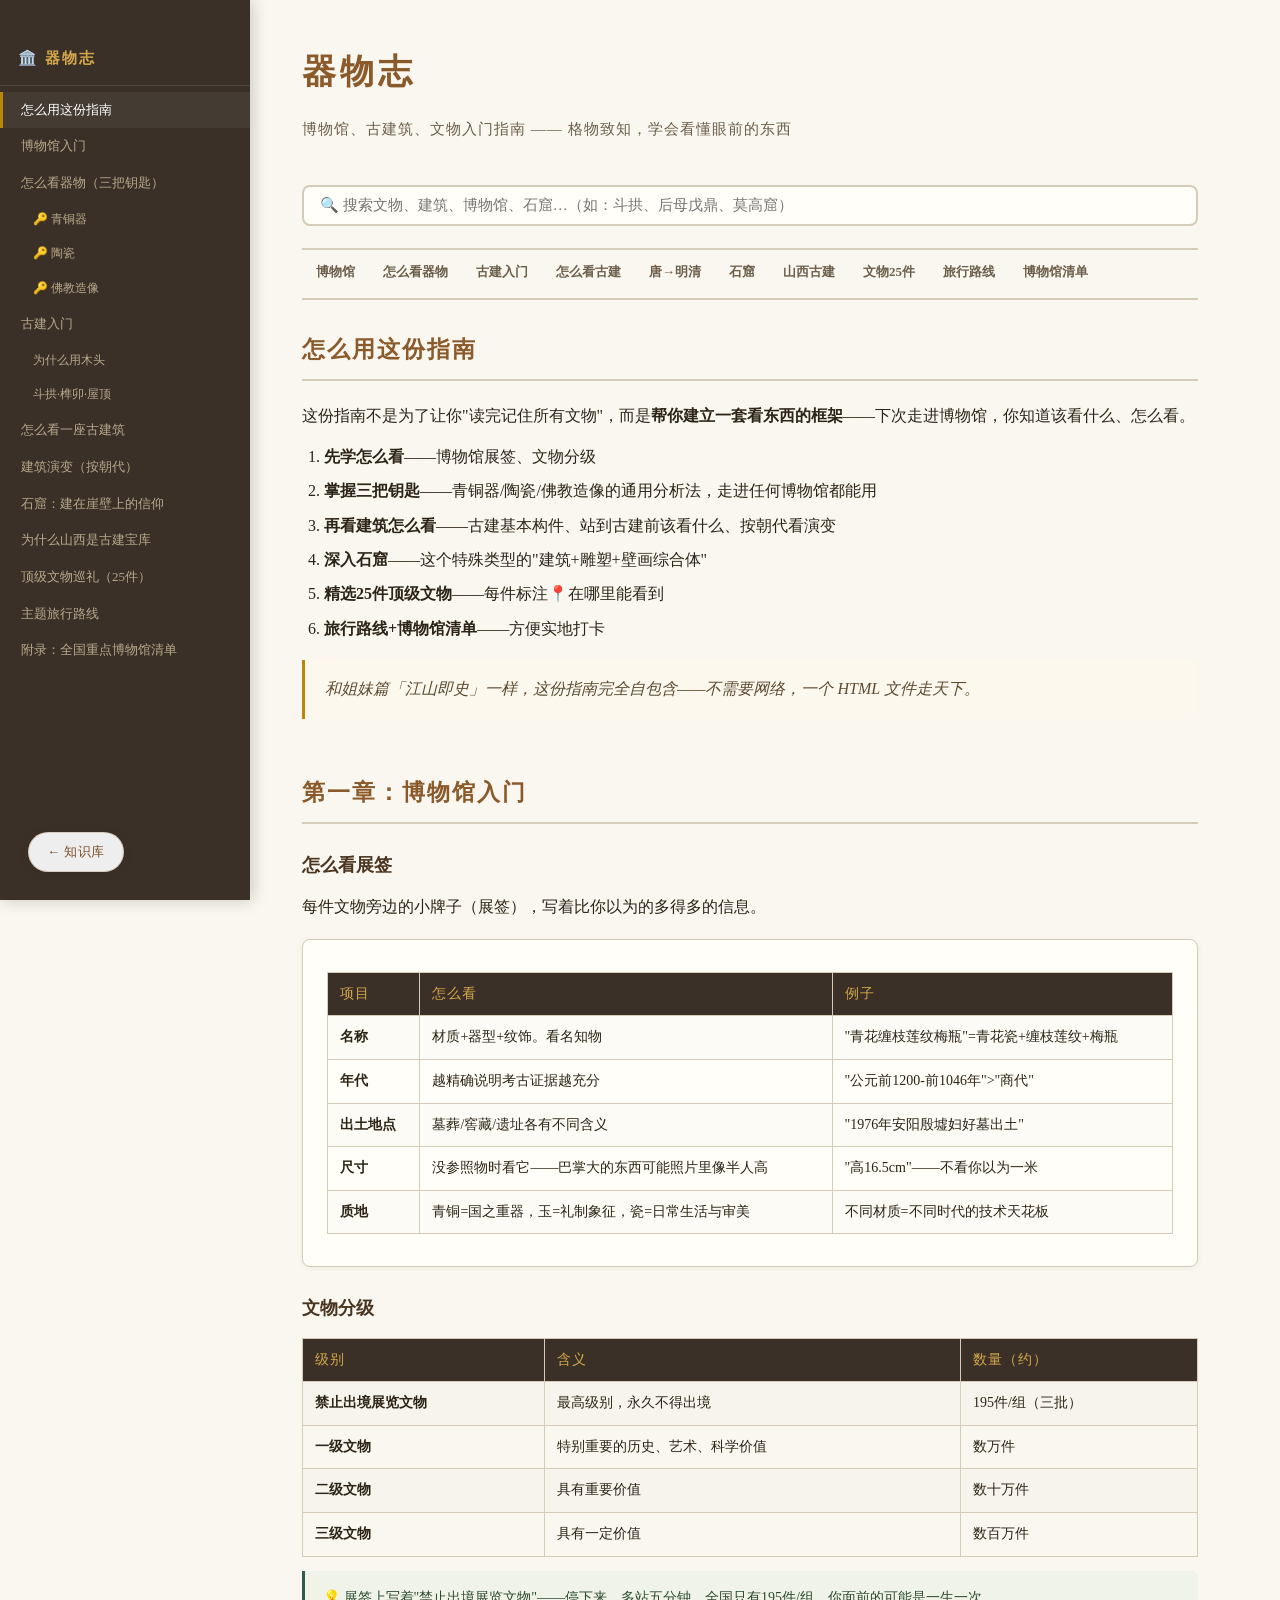
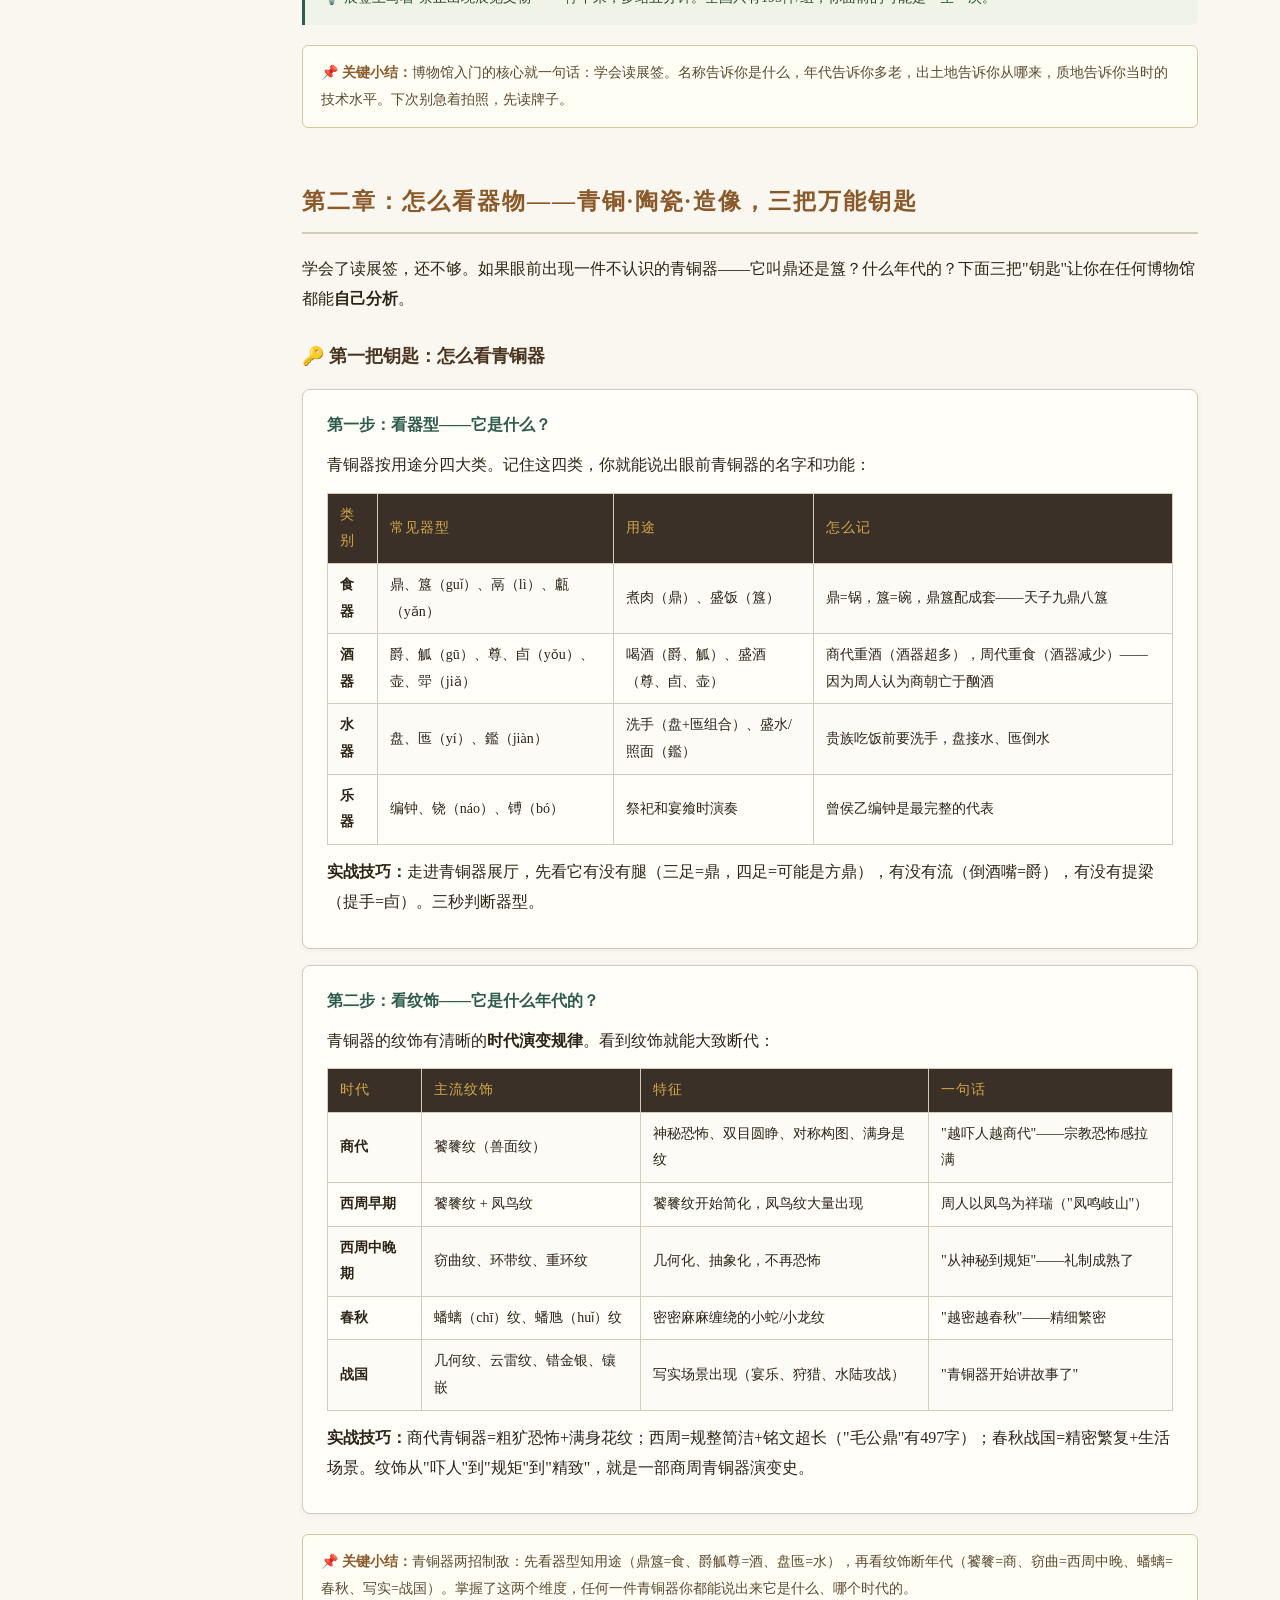
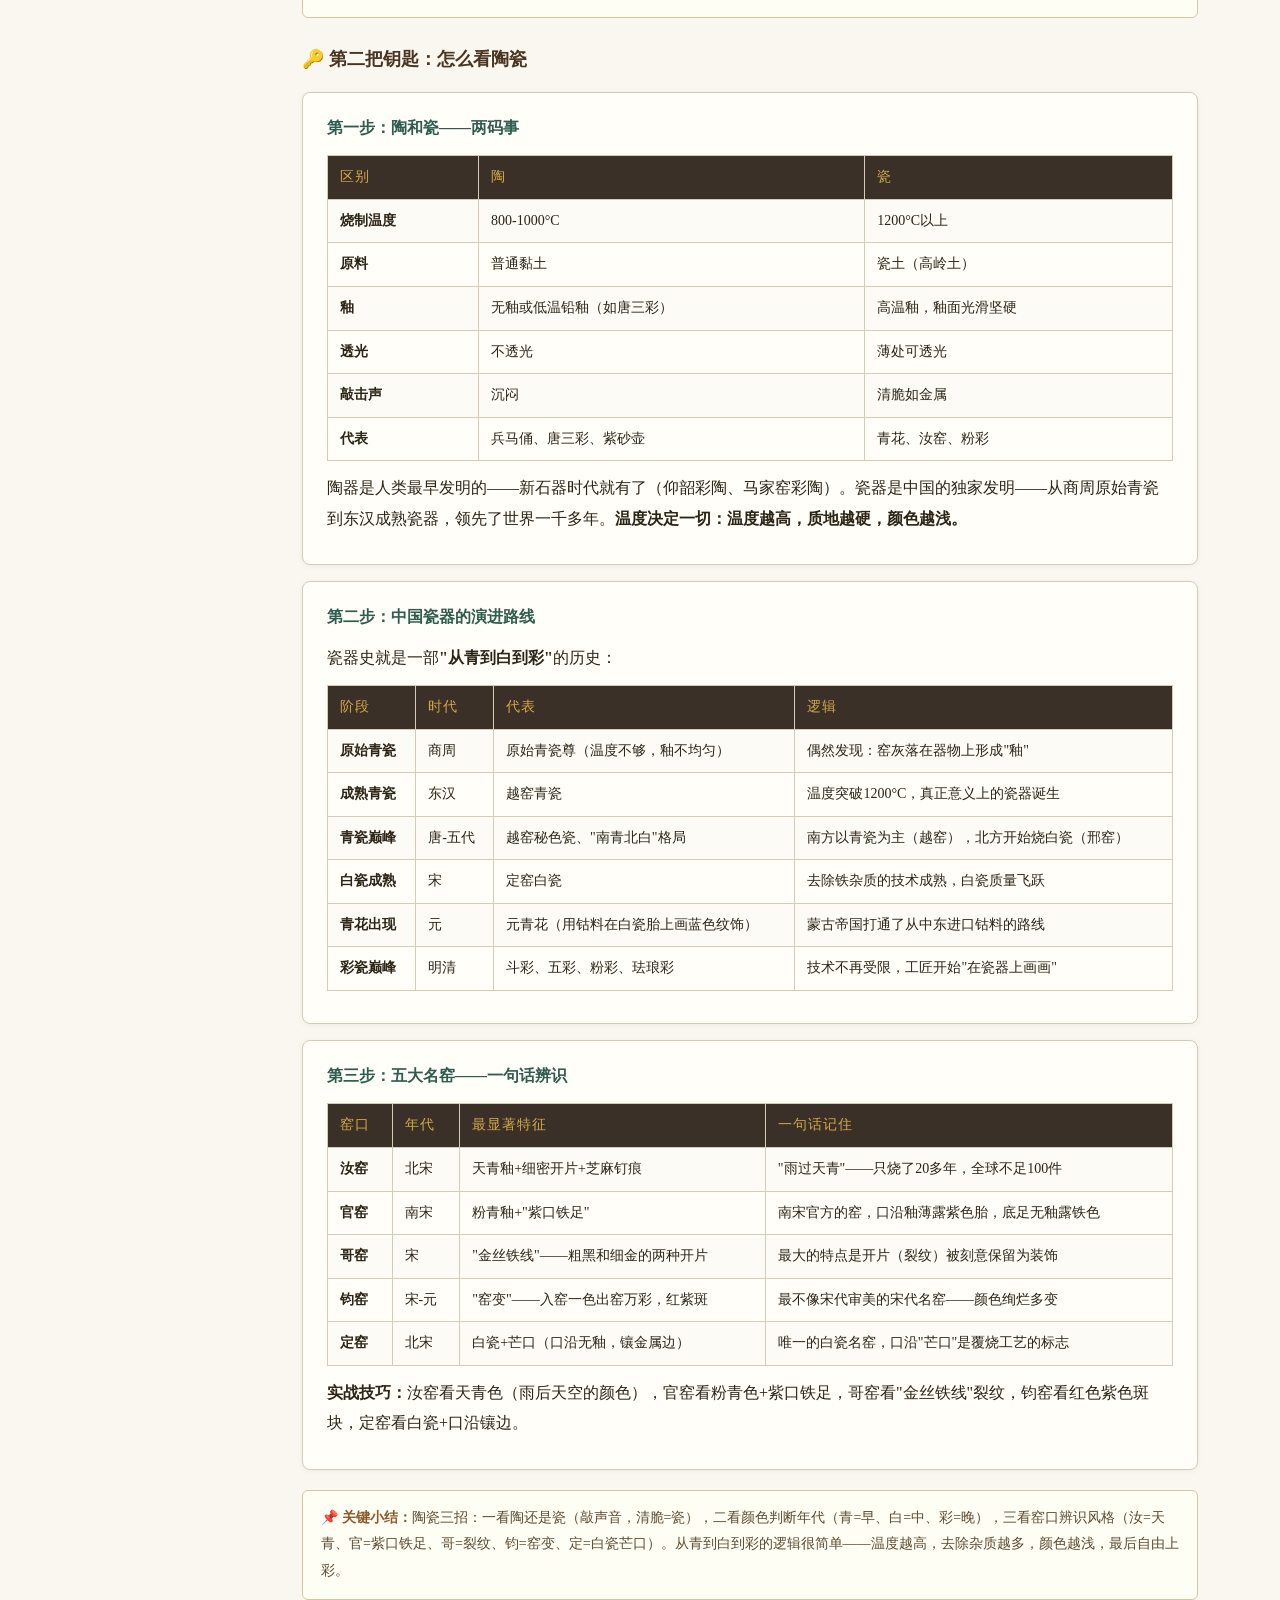
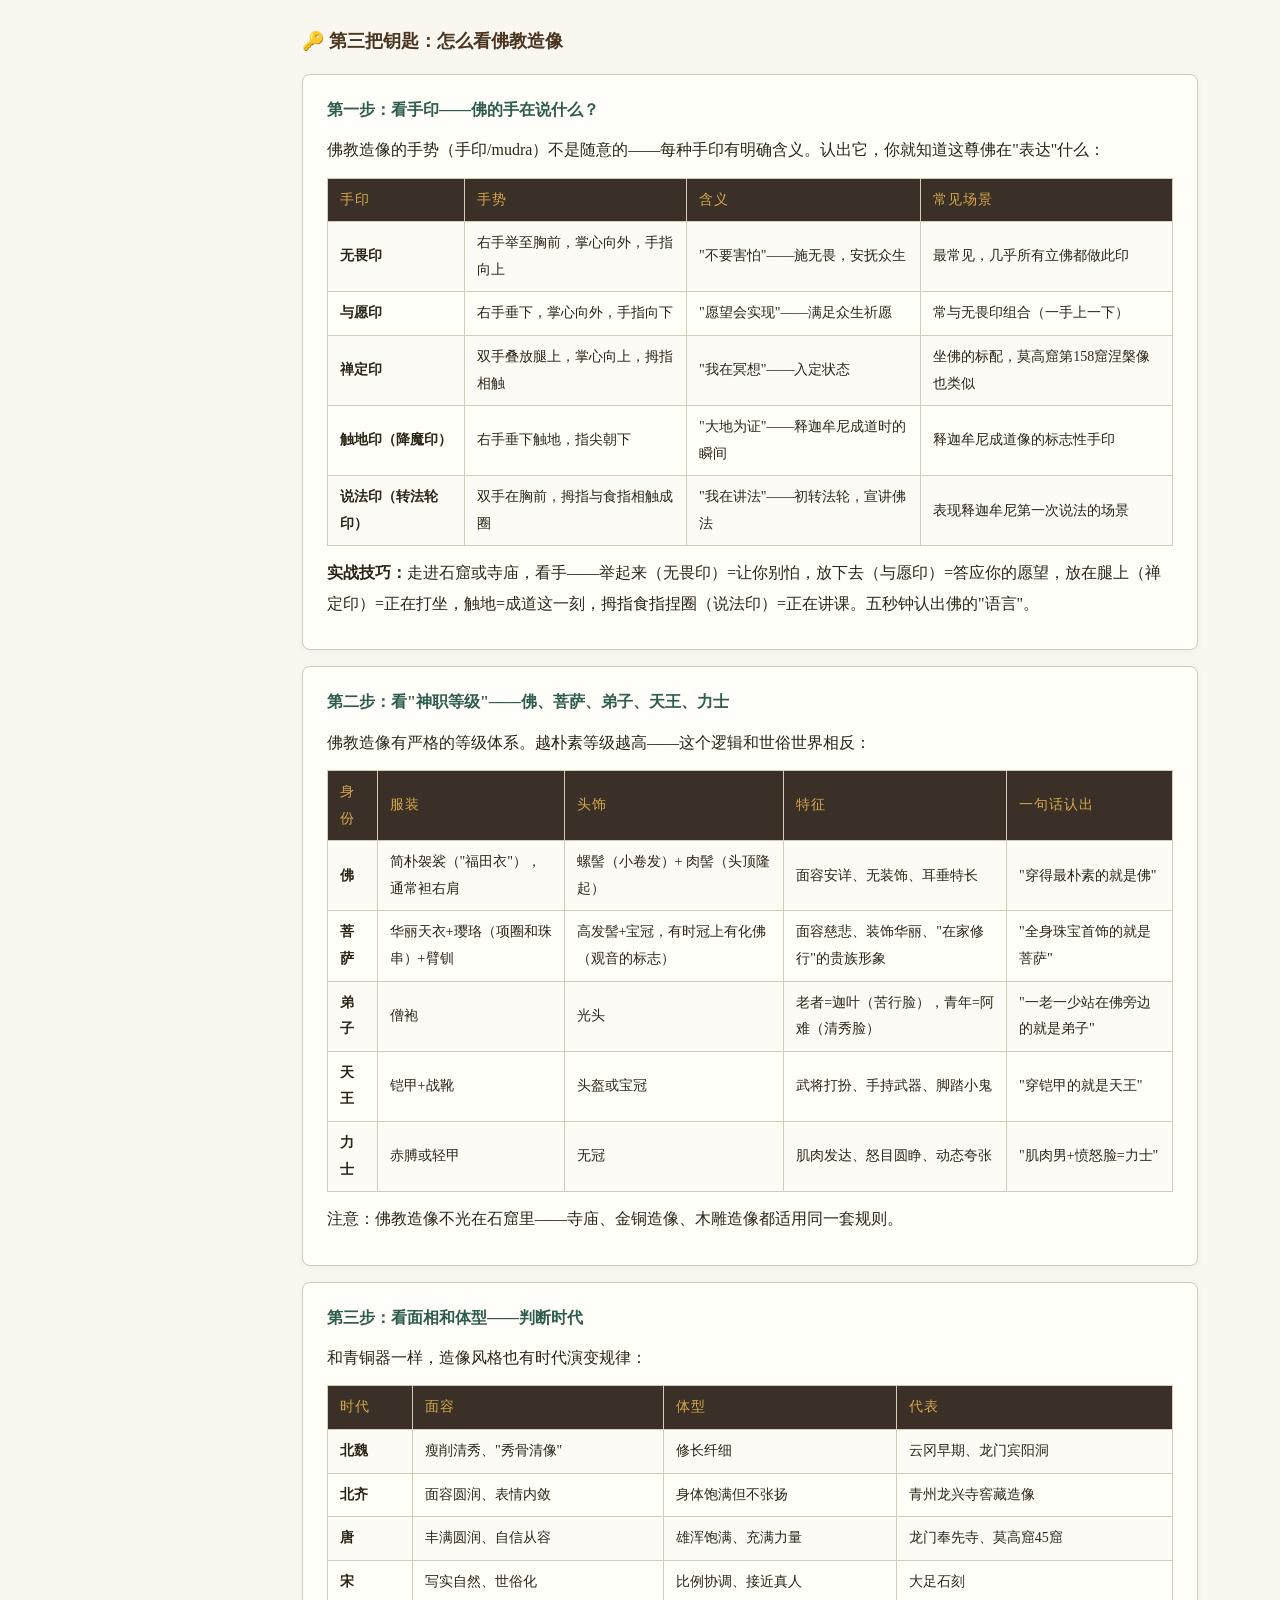
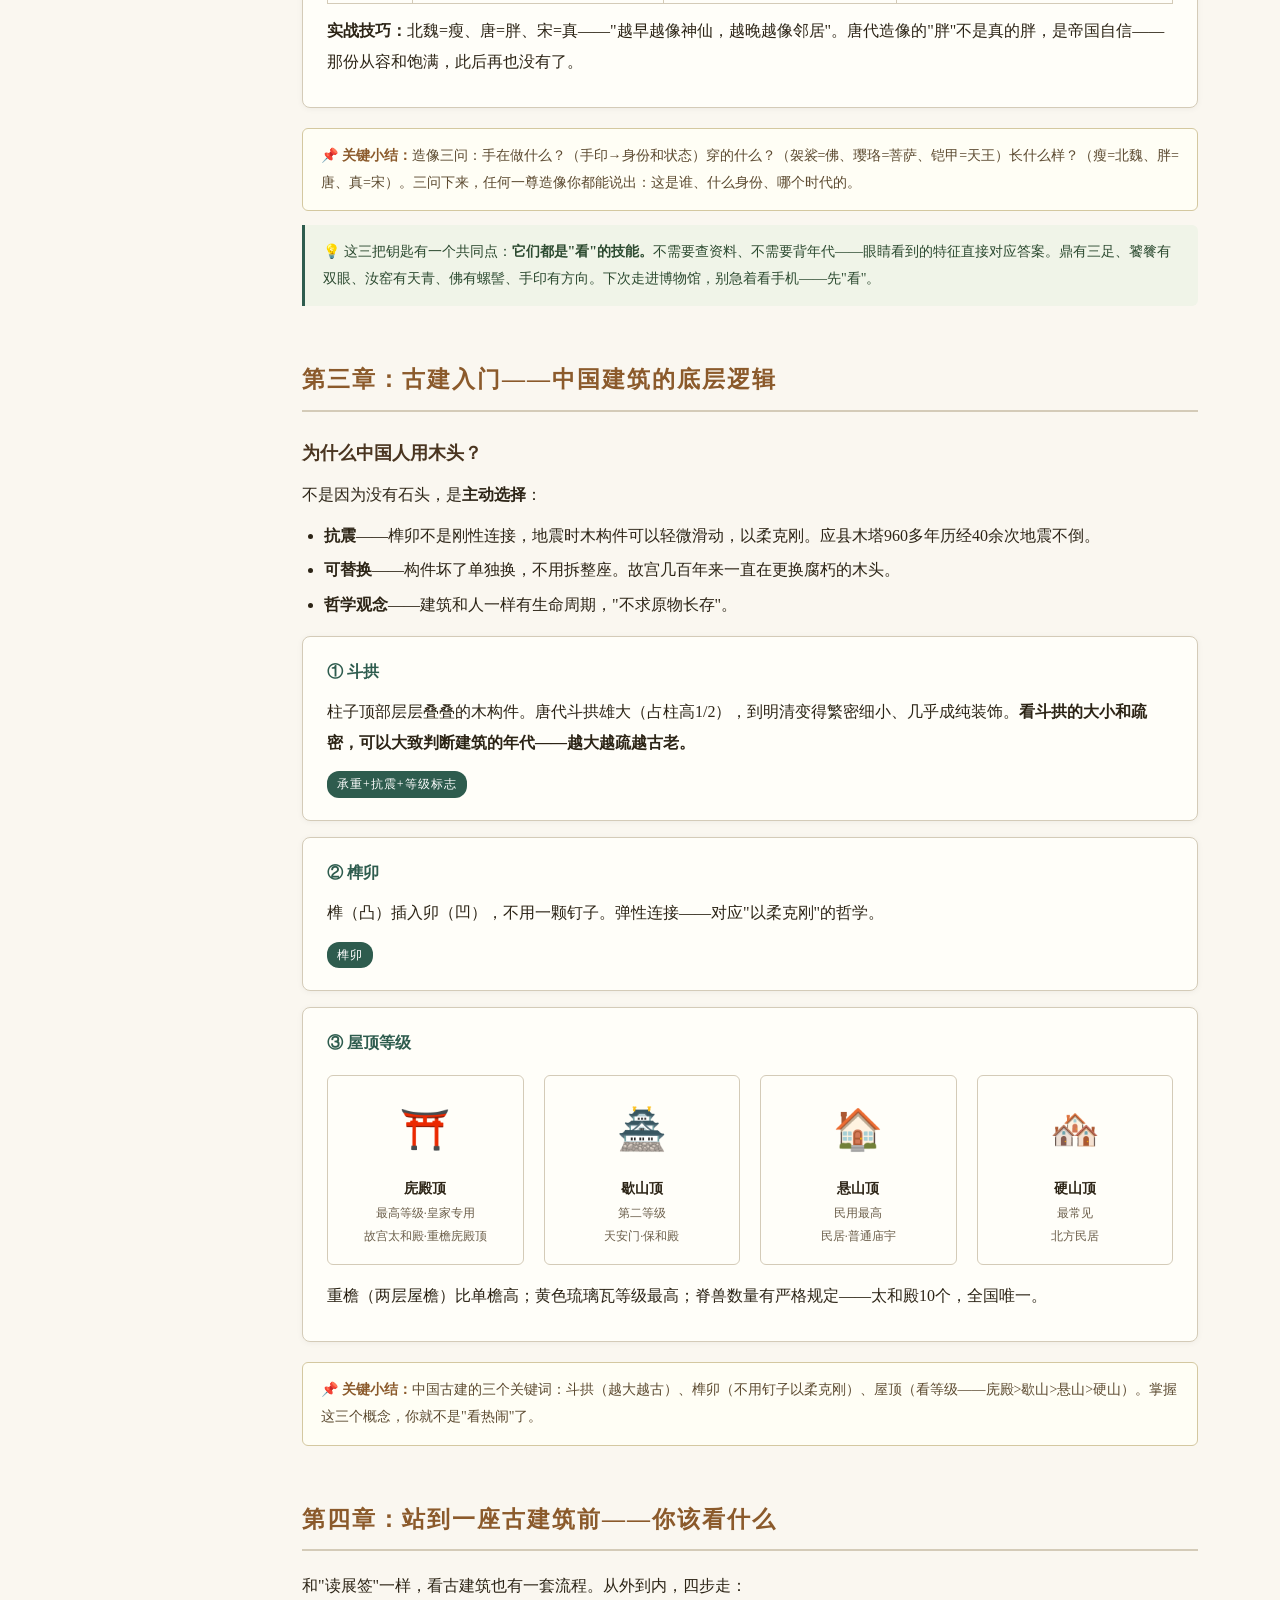
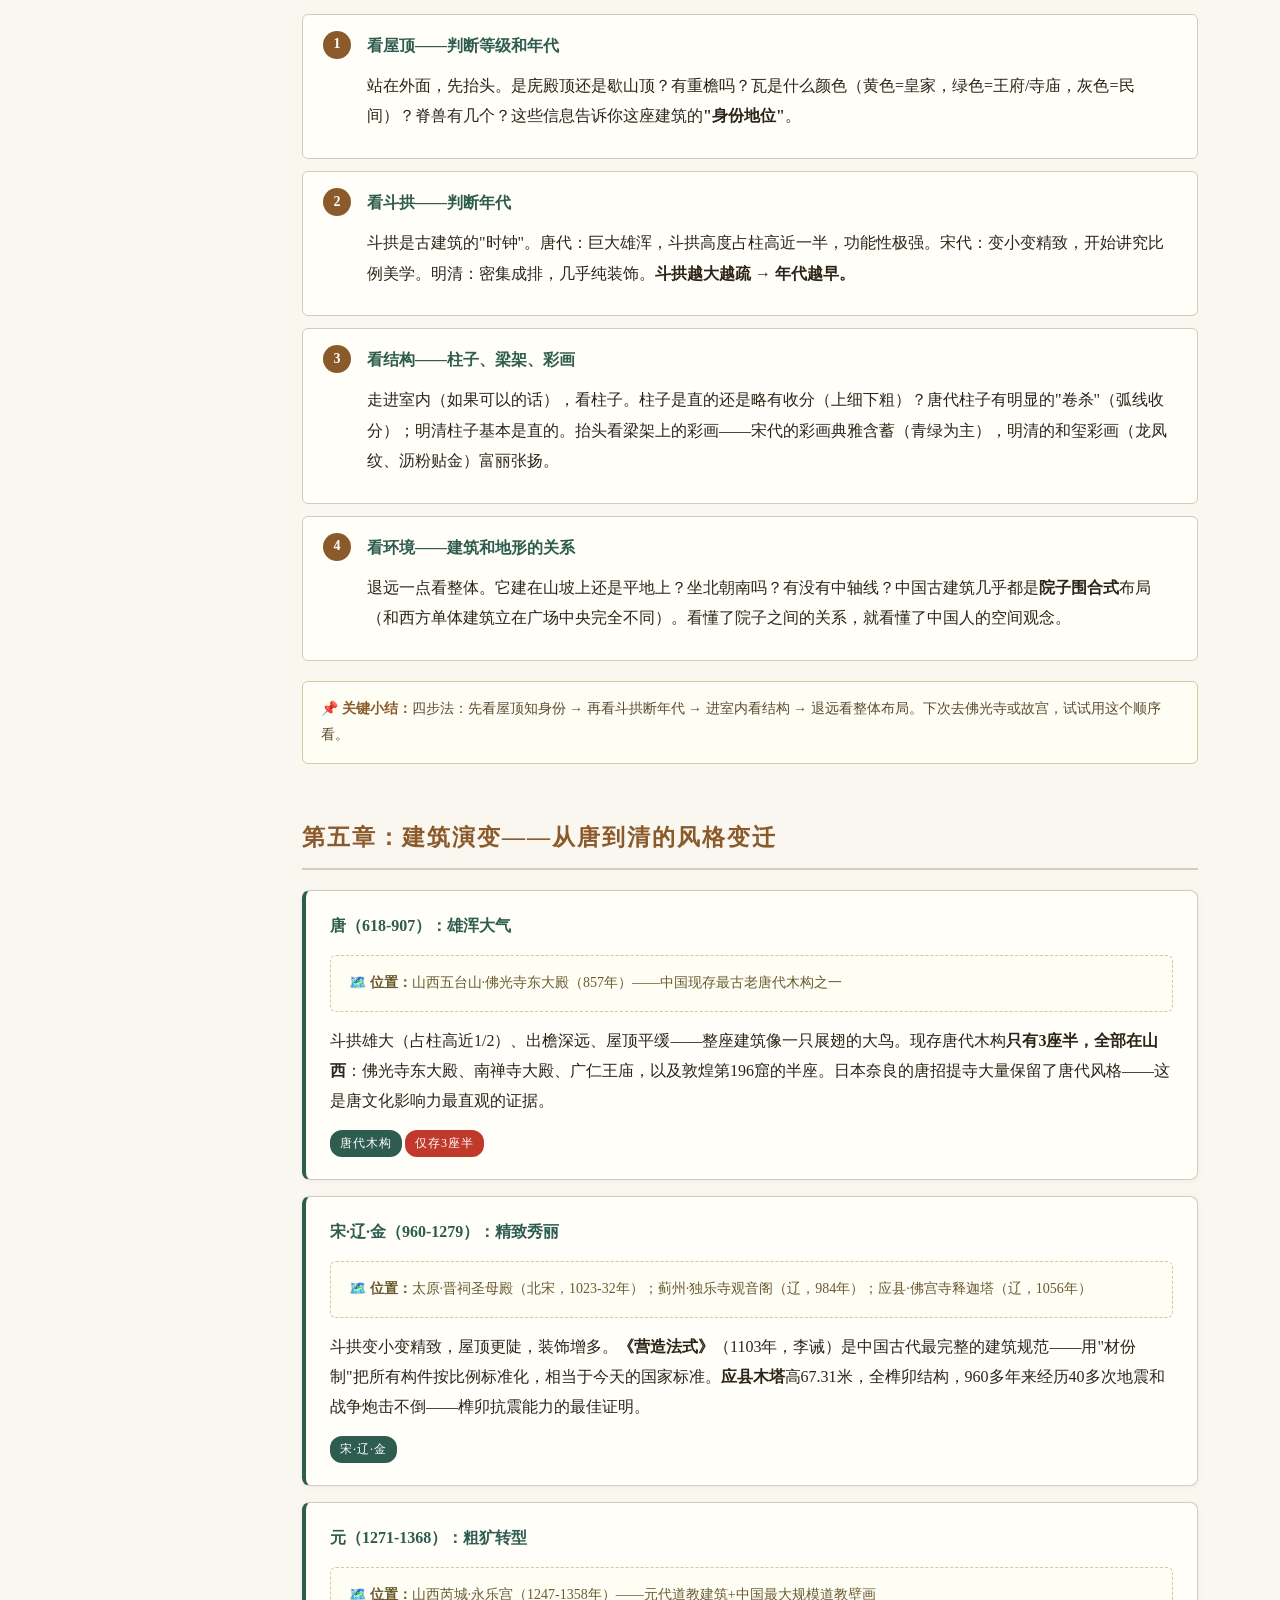
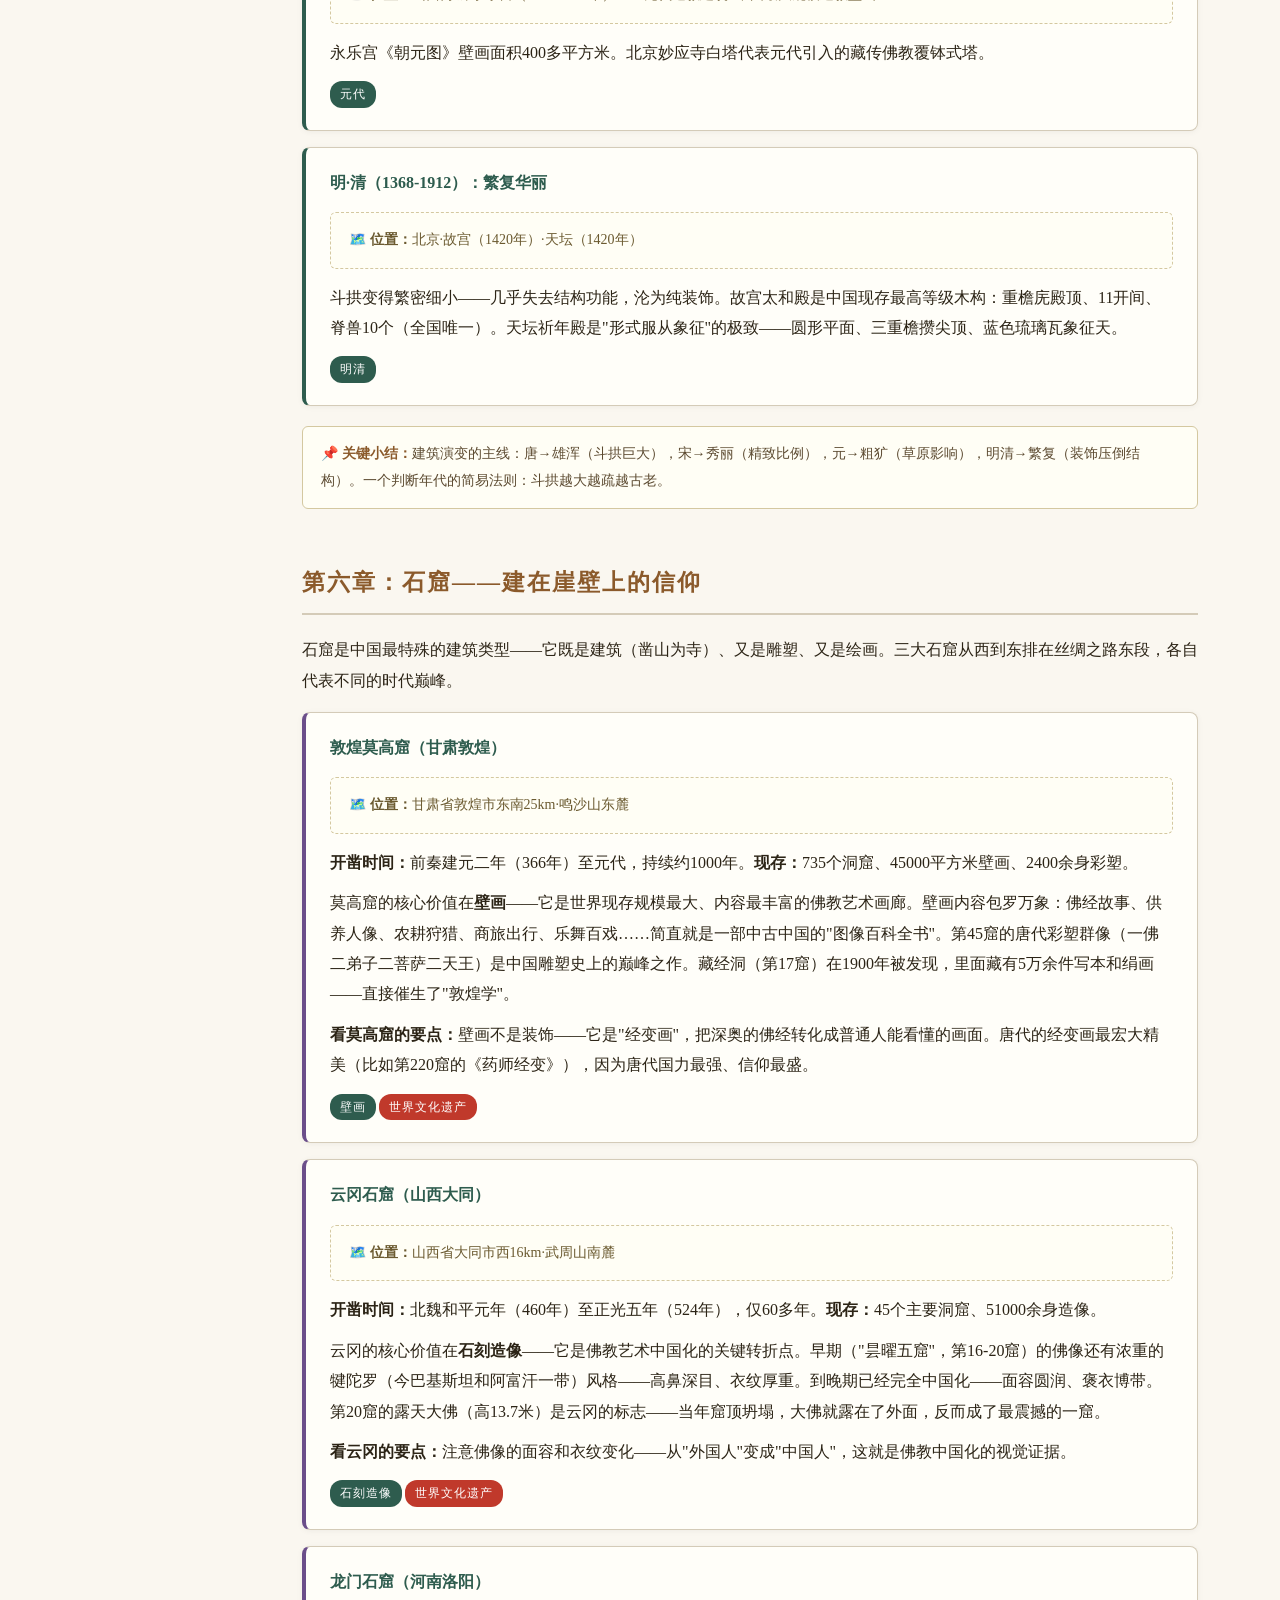
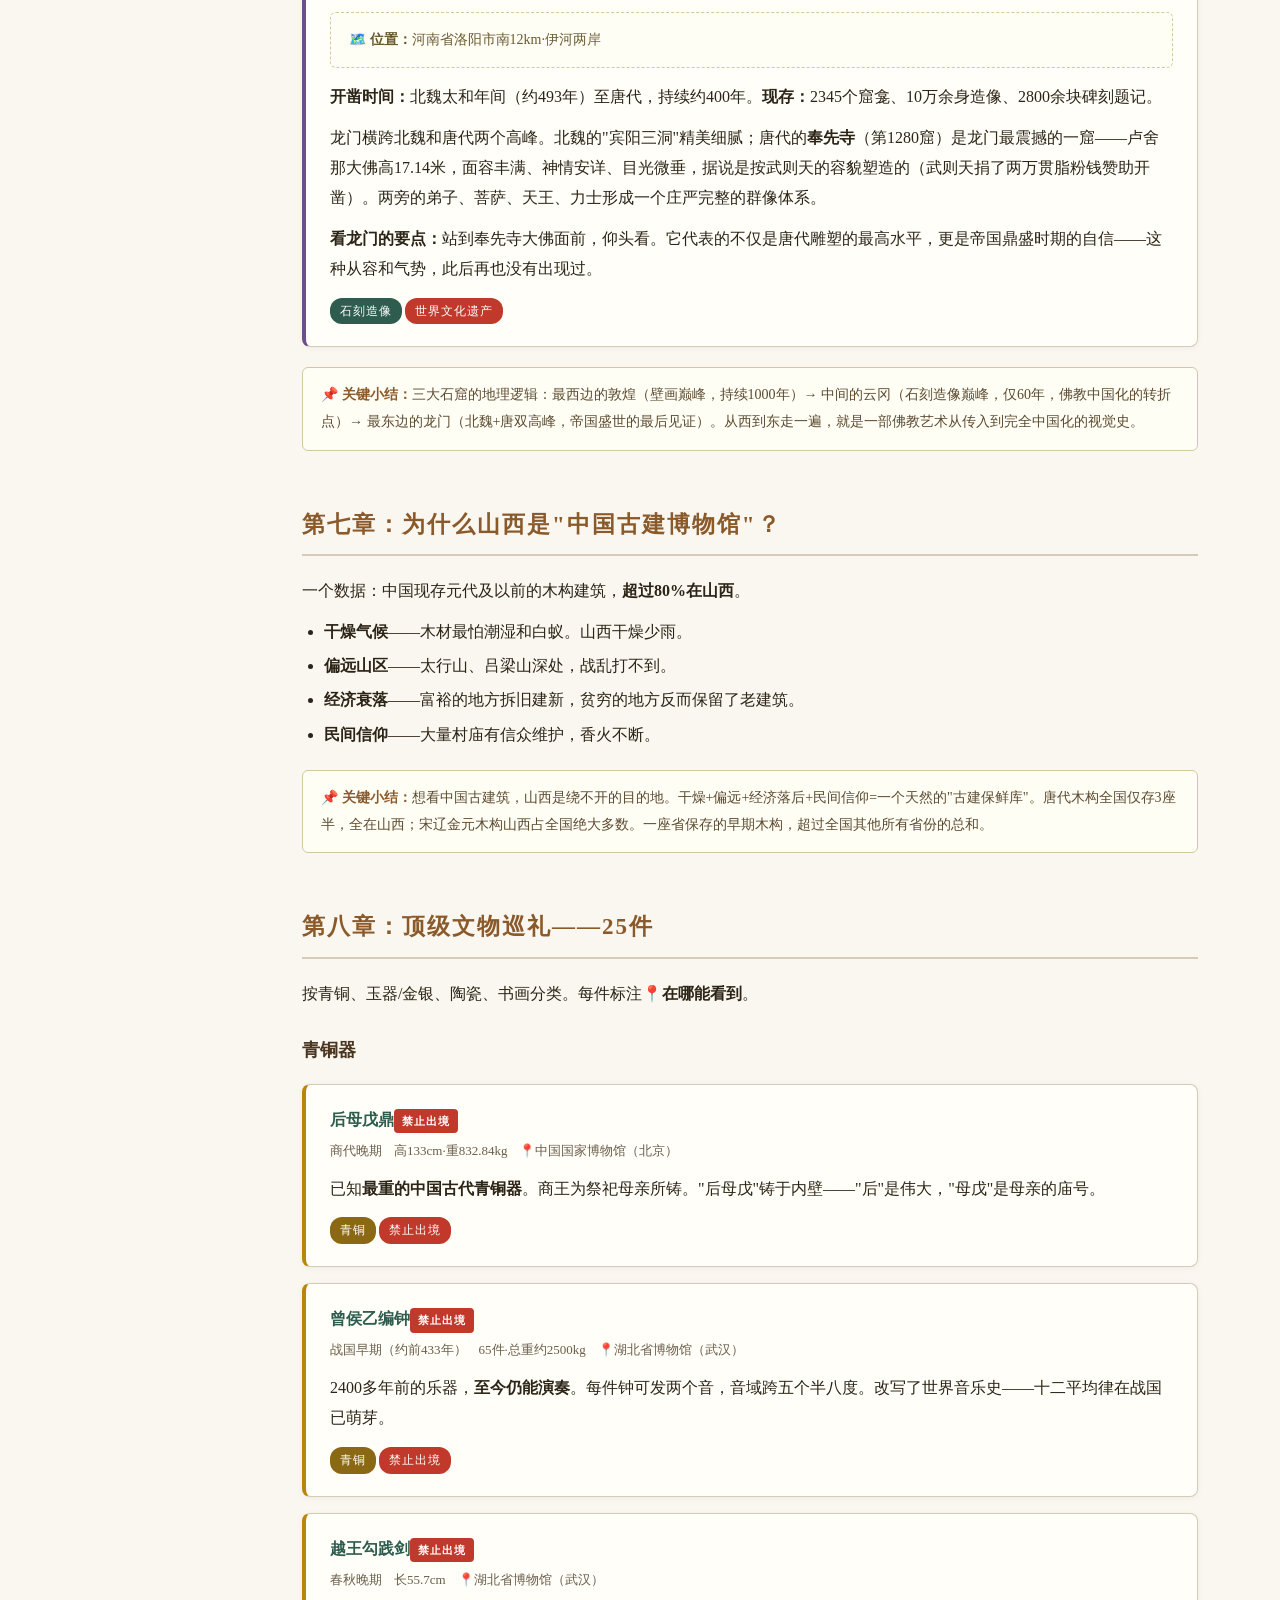
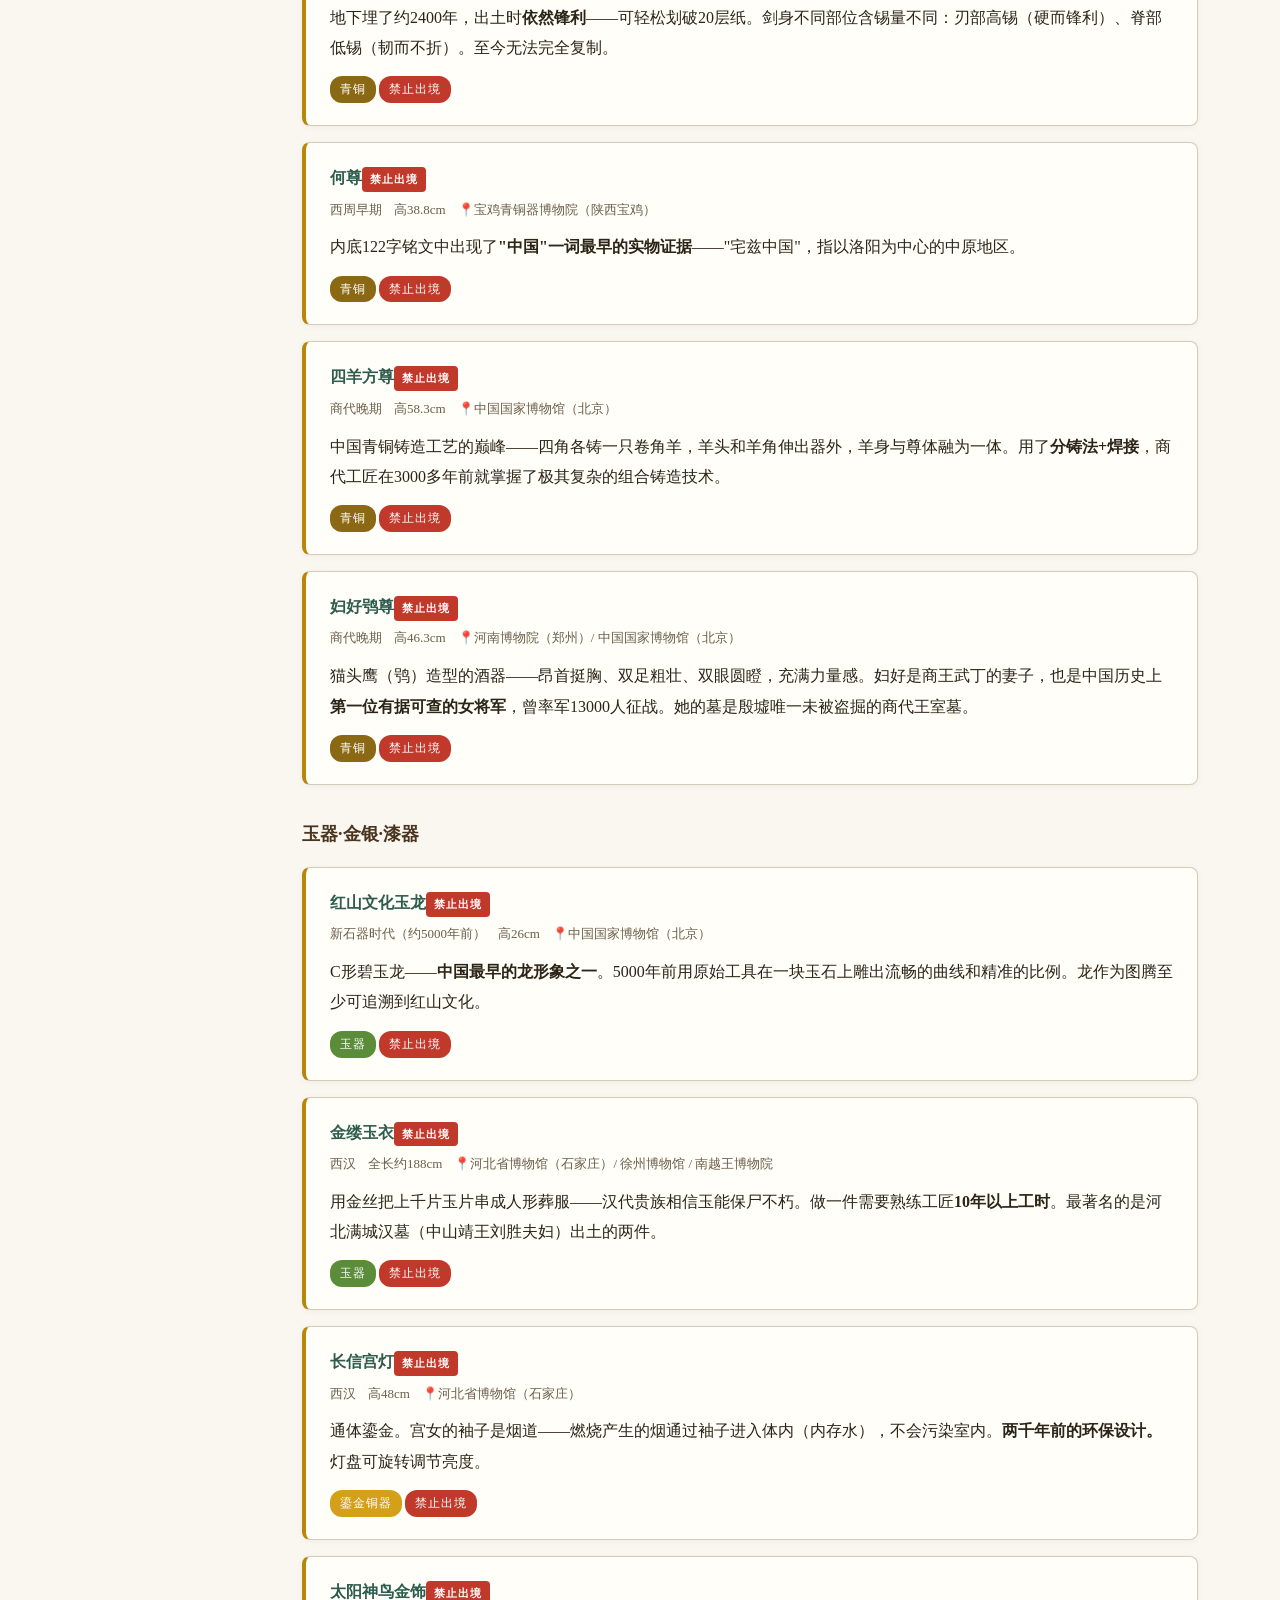
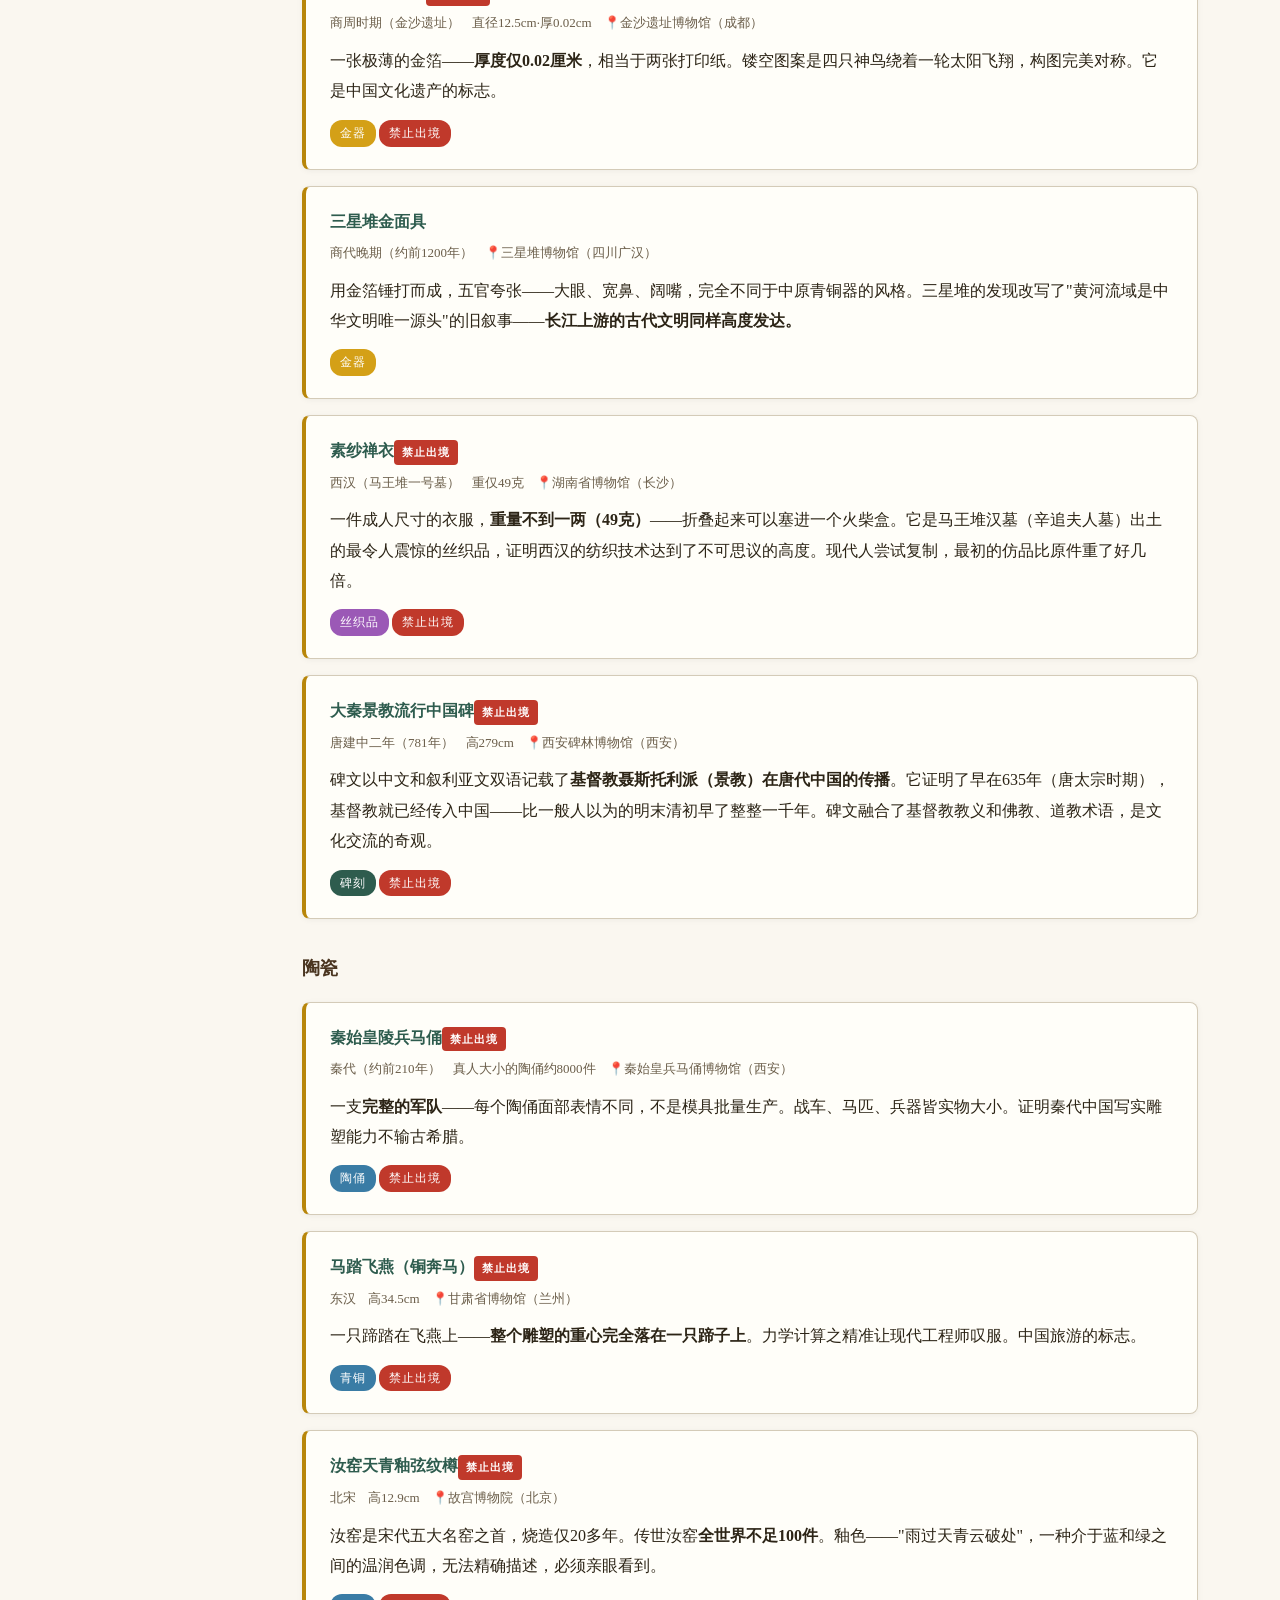
<file: kb/artifacts.html>
﻿<!DOCTYPE html>
<html lang="zh-CN">
<head>
<meta charset="UTF-8">
<meta name="viewport" content="width=device-width, initial-scale=1.0">
<title>器物志 — 博物馆、古建、文物入门指南</title>
<meta name="description" content="器物志，面向博物馆、古建、文物、石窟和主题旅行的入门观看指南。">
<link rel="canonical" href="https://dishu.online/kb/artifacts.html">
<meta property="og:type" content="article">
<meta property="og:site_name" content="地书">
<meta property="og:title" content="器物志 — 博物馆、古建、文物入门指南">
<meta property="og:description" content="器物志，面向博物馆、古建、文物、石窟和主题旅行的入门观看指南。">
<meta property="og:url" content="https://dishu.online/kb/artifacts.html">
<link rel="stylesheet" href="../assets/css/site.css">
<style>
:root {
  --bg: #faf7f0; --card: #fffef9; --text: #2c2416; --text-soft: #6b5e4a;
  --accent: #8b5a2b; --accent2: #2e5c4e; --accent3: #b8860b;
  --border: #d4cbb8; --shadow: 0 1px 6px rgba(0,0,0,0.05);
  --sidebar-w: 250px;
}
* { margin:0; padding:0; box-sizing:border-box; }
body {
  font-family: "Noto Serif SC","Source Han Serif SC","PingFang SC","Hiragino Sans GB","Microsoft YaHei",serif;
  background: var(--bg); color: var(--text); line-height:1.9; font-size:16px;
}
.sidebar {
  position:fixed; top:0; left:0; bottom:0; width:var(--sidebar-w);
  background:#3a3028; color:#d4cbb8; overflow-y:auto; z-index:10;
  padding:20px 0 32px; box-shadow:2px 0 16px rgba(0,0,0,0.2);
}
.sidebar h3 { padding:0 18px 12px; font-size:15px; letter-spacing:2px; color:#d4a84a; border-bottom:1px solid rgba(255,255,255,0.1); margin-bottom:6px; }
.sidebar nav a {
  display:block; padding:6px 18px; color:#b8a88a; text-decoration:none; font-size:13px;
  transition:all 0.2s; border-left:3px solid transparent;
}
.sidebar nav a:hover, .sidebar nav a.active { color:#fff; background:rgba(255,255,255,0.05); border-left-color:var(--accent3); }
.sidebar nav a.sub { padding-left:30px; font-size:12px; }
.main { margin-left:var(--sidebar-w); padding:40px 52px 80px; max-width:1000px; }
h1 { font-size:34px; letter-spacing:4px; color:var(--accent); margin-bottom:4px; }
.subtitle { font-size:15px; color:var(--text-soft); margin-bottom:32px; letter-spacing:1px; }
section { margin-bottom:52px; scroll-margin-top:20px; }
h2 { font-size:23px; border-bottom:2px solid var(--border); padding-bottom:8px; margin-bottom:20px; color:var(--accent); letter-spacing:2px; }
h3 { font-size:18px; margin:24px 0 10px; color:#4a3520; }
h4 { font-size:16px; margin:16px 0 6px; color:var(--accent2); }
p { margin:10px 0; }
ul, ol { padding-left:22px; margin:8px 0; }
li { margin:4px 0; }

.search-wrap {
  position:sticky; top:0; z-index:8; background:var(--bg); padding:10px 0 14px; margin-bottom:8px;
}
.search-wrap input {
  width:100%; padding:10px 16px; font-size:15px; border:2px solid var(--border); border-radius:8px;
  background:var(--card); font-family:inherit; color:var(--text); outline:none; transition:0.2s;
}
.search-wrap input:focus { border-color:var(--accent); box-shadow:0 0 0 3px rgba(139,90,43,0.1); }
.search-info { font-size:12px; color:var(--text-soft); margin-top:4px; display:none; }
.search-info.visible { display:block; }
mark { background:#f5e6c8; padding:1px 3px; border-radius:2px; }
.card-hidden { display:none !important; }

.timeline-bar {
  display:flex; align-items:stretch; gap:0; overflow-x:auto;
  border-top:2px solid var(--border); border-bottom:2px solid var(--border);
  padding:0; margin:0 0 28px; position:sticky; top:52px; z-index:7;
  background:var(--bg); scrollbar-width:thin;
}
.timeline-bar::-webkit-scrollbar { height:4px; }
.tl-node {
  flex-shrink:0; text-align:center; padding:10px 14px; font-size:13px;
  cursor:pointer; transition:0.2s; border-bottom:3px solid transparent;
  color:var(--text-soft); white-space:nowrap; text-decoration:none; user-select:none;
}
.tl-node:hover { background:#f0e8d8; color:var(--text); }
.tl-node.active { border-bottom-color:var(--accent); color:var(--accent); font-weight:700; }
.tl-node .tl-era { font-weight:700; }
.tl-node .tl-year { font-size:10px; display:block; margin-top:1px; }

.card {
  background:var(--card); border:1px solid var(--border); border-radius:8px;
  padding:20px 24px; margin:16px 0; box-shadow:var(--shadow);
}
.card h4 { margin-top:0; }

.artifact {
  background:var(--card); border:1px solid var(--border); border-radius:8px;
  padding:20px 24px; margin:16px 0; box-shadow:var(--shadow);
  border-left:4px solid var(--accent3);
}
.artifact h4 { margin:0 0 4px; }
.artifact .meta { font-size:13px; color:var(--text-soft); margin-bottom:8px; }
.artifact .meta span { margin-right:12px; }
.artifact .rating {
  display:inline-block; background:#c0392b; color:#fff; padding:2px 8px; border-radius:4px;
  font-size:11px; letter-spacing:1px;
}

.building-card {
  background:var(--card); border:1px solid var(--border); border-radius:8px;
  padding:20px 24px; margin:16px 0; box-shadow:var(--shadow);
  border-left:4px solid var(--accent2);
}
.building-card h4 { margin:0 0 4px; }

.grotto-card {
  background:var(--card); border:1px solid var(--border); border-radius:8px;
  padding:20px 24px; margin:16px 0; box-shadow:var(--shadow);
  border-left:4px solid #6b4e8a;
}
.grotto-card h4 { margin:0 0 4px; }

.map-guide {
  background:#fffef5; border:1px dashed #d4c8a0; border-radius:6px;
  padding:14px 18px; margin:14px 0; font-size:14px; color:#6b5a30;
}
.map-guide::before { content:"🗺️ 位置："; font-weight:700; }

.insight {
  background:#f0f4e8; border-left:3px solid var(--accent2); border-radius:0 6px 6px 0;
  padding:14px 18px; margin:14px 0; font-size:14px; color:#2c4a30;
}
.insight::before { content:"💡 "; font-weight:700; }

.era-summary {
  margin-top:20px; padding:14px 18px; background:#fffef5;
  border:1px solid #d4c8a0; border-radius:6px; font-size:14px; color:#5c4a30;
}
.era-summary::before { content:"📌 关键小结："; font-weight:700; color:var(--accent); }

blockquote {
  margin:16px 0; padding:14px 20px; background:#fdf8ee;
  border-left:3px solid var(--accent3); font-style:italic; color:#5c4a30;
  border-radius:0 6px 6px 0;
}
table { width:100%; border-collapse:collapse; margin:12px 0; font-size:14px; }
th, td { border:1px solid var(--border); padding:8px 12px; text-align:left; }
th { background:#3a3028; color:#d4a84a; font-weight:500; letter-spacing:1px; }
tr:nth-child(even) td { background:rgba(0,0,0,0.012); }

.tag { display:inline-block; padding:2px 10px; border-radius:12px; font-size:12px; margin:2px 3px 2px 0; letter-spacing:1px; }
.tag.bronze { background:#8b6914; color:#fff; }
.tag.jade { background:#5b8c3a; color:#fff; }
.tag.ceramic { background:#3a7ca5; color:#fff; }
.tag.painting { background:#8b4513; color:#fff; }
.tag.architecture { background:#2e5c4e; color:#fff; }
.tag.silk { background:#9b59b6; color:#fff; }
.tag.gold { background:#d4a017; color:#fff; }
.tag.top { background:#c0392b; color:#fff; }

@media (max-width:800px) { .sidebar{display:none;} .main{margin-left:0;padding:20px;} .timeline-bar{top:0;} }
::-webkit-scrollbar { width:5px; } ::-webkit-scrollbar-thumb { background:#c4b99a; border-radius:3px; }
.highlight { background:linear-gradient(to top, #f5e6c8 40%, transparent 40%); padding:0 2px; }
hr.divider { border:none; border-top:1px dashed var(--border); margin:28px 0; }

.roof-demo { display:flex; gap:20px; flex-wrap:wrap; margin:16px 0; }
.roof-item { flex:1; min-width:180px; text-align:center; padding:16px; background:var(--card); border:1px solid var(--border); border-radius:6px; }
.roof-item .roof-shape { font-size:40px; margin-bottom:8px; }
.roof-item .roof-name { font-weight:700; font-size:14px; }
.roof-item .roof-rank { font-size:12px; color:var(--text-soft); }

/* 看古建步骤 */
.steps { counter-reset:step; }
.step { counter-increment:step; padding:16px 20px; margin:12px 0; background:var(--card); border:1px solid var(--border); border-radius:6px; display:flex; gap:16px; align-items:flex-start; }
.step::before { content:counter(step); background:var(--accent); color:#fff; width:28px; height:28px; border-radius:50%; display:flex; align-items:center; justify-content:center; font-weight:700; font-size:14px; flex-shrink:0; }
.step-body { flex:1; }
.step-body h4 { margin:0 0 4px; }
</style>
<script src="../assets/js/site.js" defer></script>
</head>
<body>
<a href="../index.html" class="kb-back-btn">← 知识库</a>


<aside class="sidebar">
  <h3>🏛️ 器物志</h3>
  <nav>
    <a href="#howto">怎么用这份指南</a>
    <a href="#museum">博物馆入门</a>
    <a href="#howto-bronze">怎么看器物（三把钥匙）</a>
    <a href="#howto-bronze" class="sub">🔑 青铜器</a>
    <a href="#howto-bronze" class="sub">🔑 陶瓷</a>
    <a href="#howto-bronze" class="sub">🔑 佛教造像</a>
    <a href="#arch-intro">古建入门</a>
    <a href="#arch-intro" class="sub">为什么用木头</a>
    <a href="#arch-intro" class="sub">斗拱·榫卯·屋顶</a>
    <a href="#arch-howto">怎么看一座古建筑</a>
    <a href="#arch-dynasty">建筑演变（按朝代）</a>
    <a href="#grottoes">石窟：建在崖壁上的信仰</a>
    <a href="#arch-geo">为什么山西是古建宝库</a>
    <a href="#artifacts">顶级文物巡礼（25件）</a>
    <a href="#routes">主题旅行路线</a>
    <a href="#museums">附录：全国重点博物馆清单</a>
  </nav>
</aside>

<main class="main">

<h1>器物志</h1>
<p class="subtitle">博物馆、古建筑、文物入门指南 —— 格物致知，学会看懂眼前的东西</p>

<div class="search-wrap">
  <input type="text" id="searchInput" placeholder="🔍 搜索文物、建筑、博物馆、石窟…（如：斗拱、后母戊鼎、莫高窟）" autocomplete="off">
  <div class="search-info" id="searchInfo"></div>
</div>

<div class="timeline-bar" id="timelineBar">
  <a class="tl-node" href="#museum"><span class="tl-era">博物馆</span></a>
  <a class="tl-node" href="#howto-bronze"><span class="tl-era">怎么看器物</span></a>
  <a class="tl-node" href="#arch-intro"><span class="tl-era">古建入门</span></a>
  <a class="tl-node" href="#arch-howto"><span class="tl-era">怎么看古建</span></a>
  <a class="tl-node" href="#arch-dynasty"><span class="tl-era">唐→明清</span></a>
  <a class="tl-node" href="#grottoes"><span class="tl-era">石窟</span></a>
  <a class="tl-node" href="#arch-geo"><span class="tl-era">山西古建</span></a>
  <a class="tl-node" href="#artifacts"><span class="tl-era">文物25件</span></a>
  <a class="tl-node" href="#routes"><span class="tl-era">旅行路线</span></a>
  <a class="tl-node" href="#museums"><span class="tl-era">博物馆清单</span></a>
</div>

<!-- ═══════ HOW TO USE ═══════ -->
<section id="howto">
<h2>怎么用这份指南</h2>
<p>这份指南不是为了让你"读完记住所有文物"，而是<strong>帮你建立一套看东西的框架</strong>——下次走进博物馆，你知道该看什么、怎么看。</p>
<ol>
  <li><strong>先学怎么看</strong>——博物馆展签、文物分级</li>
  <li><strong>掌握三把钥匙</strong>——青铜器/陶瓷/佛教造像的通用分析法，走进任何博物馆都能用</li>
  <li><strong>再看建筑怎么看</strong>——古建基本构件、站到古建前该看什么、按朝代看演变</li>
  <li><strong>深入石窟</strong>——这个特殊类型的"建筑+雕塑+壁画综合体"</li>
  <li><strong>精选25件顶级文物</strong>——每件标注📍在哪里能看到</li>
  <li><strong>旅行路线+博物馆清单</strong>——方便实地打卡</li>
</ol>
<blockquote>和姐妹篇「江山即史」一样，这份指南完全自包含——不需要网络，一个 HTML 文件走天下。</blockquote>
</section>

<!-- ═══════ MUSEUM ═══════ -->
<section id="museum">
<h2>第一章：博物馆入门</h2>

<h3>怎么看展签</h3>
<p>每件文物旁边的小牌子（展签），写着比你以为的多得多的信息。</p>
<div class="card">
  <table>
    <tr><th>项目</th><th>怎么看</th><th>例子</th></tr>
    <tr><td><strong>名称</strong></td><td>材质+器型+纹饰。看名知物</td><td>"青花缠枝莲纹梅瓶"=青花瓷+缠枝莲纹+梅瓶</td></tr>
    <tr><td><strong>年代</strong></td><td>越精确说明考古证据越充分</td><td>"公元前1200-前1046年"&gt;"商代"</td></tr>
    <tr><td><strong>出土地点</strong></td><td>墓葬/窖藏/遗址各有不同含义</td><td>"1976年安阳殷墟妇好墓出土"</td></tr>
    <tr><td><strong>尺寸</strong></td><td>没参照物时看它——巴掌大的东西可能照片里像半人高</td><td>"高16.5cm"——不看你以为一米</td></tr>
    <tr><td><strong>质地</strong></td><td>青铜=国之重器，玉=礼制象征，瓷=日常生活与审美</td><td>不同材质=不同时代的技术天花板</td></tr>
  </table>
</div>

<h3>文物分级</h3>
<table>
  <tr><th>级别</th><th>含义</th><th>数量（约）</th></tr>
  <tr><td><strong>禁止出境展览文物</strong></td><td>最高级别，永久不得出境</td><td>195件/组（三批）</td></tr>
  <tr><td><strong>一级文物</strong></td><td>特别重要的历史、艺术、科学价值</td><td>数万件</td></tr>
  <tr><td><strong>二级文物</strong></td><td>具有重要价值</td><td>数十万件</td></tr>
  <tr><td><strong>三级文物</strong></td><td>具有一定价值</td><td>数百万件</td></tr>
</table>
<div class="insight">展签上写着"禁止出境展览文物"——停下来，多站五分钟。全国只有195件/组，你面前的可能是一生一次。</div>

<div class="era-summary">博物馆入门的核心就一句话：学会读展签。名称告诉你是什么，年代告诉你多老，出土地告诉你从哪来，质地告诉你当时的技术水平。下次别急着拍照，先读牌子。</div>
</section>

<!-- ═══════ 怎么看青铜器 ═══════ -->
<section id="howto-bronze">
<h2>第二章：怎么看器物——青铜·陶瓷·造像，三把万能钥匙</h2>
<p>学会了读展签，还不够。如果眼前出现一件不认识的青铜器——它叫鼎还是簋？什么年代的？下面三把"钥匙"让你在任何博物馆都能<strong>自己分析</strong>。</p>

<!-- ── 青铜器 ── -->
<h3>🔑 第一把钥匙：怎么看青铜器</h3>

<div class="card"><h4>第一步：看器型——它是什么？</h4>
  <p>青铜器按用途分四大类。记住这四类，你就能说出眼前青铜器的名字和功能：</p>
  <table>
    <tr><th>类别</th><th>常见器型</th><th>用途</th><th>怎么记</th></tr>
    <tr><td><strong>食器</strong></td><td>鼎、簋（guǐ）、鬲（lì）、甗（yǎn）</td><td>煮肉（鼎）、盛饭（簋）</td><td>鼎=锅，簋=碗，鼎簋配成套——天子九鼎八簋</td></tr>
    <tr><td><strong>酒器</strong></td><td>爵、觚（gū）、尊、卣（yǒu）、壶、斝（jiǎ）</td><td>喝酒（爵、觚）、盛酒（尊、卣、壶）</td><td>商代重酒（酒器超多），周代重食（酒器减少）——因为周人认为商朝亡于酗酒</td></tr>
    <tr><td><strong>水器</strong></td><td>盘、匜（yí）、鑑（jiàn）</td><td>洗手（盘+匜组合）、盛水/照面（鑑）</td><td>贵族吃饭前要洗手，盘接水、匜倒水</td></tr>
    <tr><td><strong>乐器</strong></td><td>编钟、铙（náo）、镈（bó）</td><td>祭祀和宴飨时演奏</td><td>曾侯乙编钟是最完整的代表</td></tr>
  </table>
  <p><strong>实战技巧：</strong>走进青铜器展厅，先看它有没有腿（三足=鼎，四足=可能是方鼎），有没有流（倒酒嘴=爵），有没有提梁（提手=卣）。三秒判断器型。</p>
</div>

<div class="card"><h4>第二步：看纹饰——它是什么年代的？</h4>
  <p>青铜器的纹饰有清晰的<strong>时代演变规律</strong>。看到纹饰就能大致断代：</p>
  <table>
    <tr><th>时代</th><th>主流纹饰</th><th>特征</th><th>一句话</th></tr>
    <tr><td><strong>商代</strong></td><td>饕餮纹（兽面纹）</td><td>神秘恐怖、双目圆睁、对称构图、满身是纹</td><td>"越吓人越商代"——宗教恐怖感拉满</td></tr>
    <tr><td><strong>西周早期</strong></td><td>饕餮纹 + 凤鸟纹</td><td>饕餮纹开始简化，凤鸟纹大量出现</td><td>周人以凤鸟为祥瑞（"凤鸣岐山"）</td></tr>
    <tr><td><strong>西周中晚期</strong></td><td>窃曲纹、环带纹、重环纹</td><td>几何化、抽象化，不再恐怖</td><td>"从神秘到规矩"——礼制成熟了</td></tr>
    <tr><td><strong>春秋</strong></td><td>蟠螭（chī）纹、蟠虺（huǐ）纹</td><td>密密麻麻缠绕的小蛇/小龙纹</td><td>"越密越春秋"——精细繁密</td></tr>
    <tr><td><strong>战国</strong></td><td>几何纹、云雷纹、错金银、镶嵌</td><td>写实场景出现（宴乐、狩猎、水陆攻战）</td><td>"青铜器开始讲故事了"</td></tr>
  </table>
  <p><strong>实战技巧：</strong>商代青铜器=粗犷恐怖+满身花纹；西周=规整简洁+铭文超长（"毛公鼎"有497字）；春秋战国=精密繁复+生活场景。纹饰从"吓人"到"规矩"到"精致"，就是一部商周青铜器演变史。</p>
</div>

<div class="era-summary">青铜器两招制敌：先看器型知用途（鼎簋=食、爵觚尊=酒、盘匜=水），再看纹饰断年代（饕餮=商、窃曲=西周中晚、蟠螭=春秋、写实=战国）。掌握了这两个维度，任何一件青铜器你都能说出来它是什么、哪个时代的。</div>

<!-- ── 陶瓷 ── -->
<h3>🔑 第二把钥匙：怎么看陶瓷</h3>

<div class="card"><h4>第一步：陶和瓷——两码事</h4>
  <table>
    <tr><th>区别</th><th>陶</th><th>瓷</th></tr>
    <tr><td><strong>烧制温度</strong></td><td>800-1000°C</td><td>1200°C以上</td></tr>
    <tr><td><strong>原料</strong></td><td>普通黏土</td><td>瓷土（高岭土）</td></tr>
    <tr><td><strong>釉</strong></td><td>无釉或低温铅釉（如唐三彩）</td><td>高温釉，釉面光滑坚硬</td></tr>
    <tr><td><strong>透光</strong></td><td>不透光</td><td>薄处可透光</td></tr>
    <tr><td><strong>敲击声</strong></td><td>沉闷</td><td>清脆如金属</td></tr>
    <tr><td><strong>代表</strong></td><td>兵马俑、唐三彩、紫砂壶</td><td>青花、汝窑、粉彩</td></tr>
  </table>
  <p>陶器是人类最早发明的——新石器时代就有了（仰韶彩陶、马家窑彩陶）。瓷器是中国的独家发明——从商周原始青瓷到东汉成熟瓷器，领先了世界一千多年。<strong>温度决定一切：温度越高，质地越硬，颜色越浅。</strong></p>
</div>

<div class="card"><h4>第二步：中国瓷器的演进路线</h4>
  <p>瓷器史就是一部<strong>"从青到白到彩"</strong>的历史：</p>
  <table>
    <tr><th>阶段</th><th>时代</th><th>代表</th><th>逻辑</th></tr>
    <tr><td><strong>原始青瓷</strong></td><td>商周</td><td>原始青瓷尊（温度不够，釉不均匀）</td><td>偶然发现：窑灰落在器物上形成"釉"</td></tr>
    <tr><td><strong>成熟青瓷</strong></td><td>东汉</td><td>越窑青瓷</td><td>温度突破1200°C，真正意义上的瓷器诞生</td></tr>
    <tr><td><strong>青瓷巅峰</strong></td><td>唐-五代</td><td>越窑秘色瓷、"南青北白"格局</td><td>南方以青瓷为主（越窑），北方开始烧白瓷（邢窑）</td></tr>
    <tr><td><strong>白瓷成熟</strong></td><td>宋</td><td>定窑白瓷</td><td>去除铁杂质的技术成熟，白瓷质量飞跃</td></tr>
    <tr><td><strong>青花出现</strong></td><td>元</td><td>元青花（用钴料在白瓷胎上画蓝色纹饰）</td><td>蒙古帝国打通了从中东进口钴料的路线</td></tr>
    <tr><td><strong>彩瓷巅峰</strong></td><td>明清</td><td>斗彩、五彩、粉彩、珐琅彩</td><td>技术不再受限，工匠开始"在瓷器上画画"</td></tr>
  </table>
</div>

<div class="card"><h4>第三步：五大名窑——一句话辨识</h4>
  <table>
    <tr><th>窑口</th><th>年代</th><th>最显著特征</th><th>一句话记住</th></tr>
    <tr><td><strong>汝窑</strong></td><td>北宋</td><td>天青釉+细密开片+芝麻钉痕</td><td>"雨过天青"——只烧了20多年，全球不足100件</td></tr>
    <tr><td><strong>官窑</strong></td><td>南宋</td><td>粉青釉+"紫口铁足"</td><td>南宋官方的窑，口沿釉薄露紫色胎，底足无釉露铁色</td></tr>
    <tr><td><strong>哥窑</strong></td><td>宋</td><td>"金丝铁线"——粗黑和细金的两种开片</td><td>最大的特点是开片（裂纹）被刻意保留为装饰</td></tr>
    <tr><td><strong>钧窑</strong></td><td>宋-元</td><td>"窑变"——入窑一色出窑万彩，红紫斑</td><td>最不像宋代审美的宋代名窑——颜色绚烂多变</td></tr>
    <tr><td><strong>定窑</strong></td><td>北宋</td><td>白瓷+芒口（口沿无釉，镶金属边）</td><td>唯一的白瓷名窑，口沿"芒口"是覆烧工艺的标志</td></tr>
  </table>
  <p><strong>实战技巧：</strong>汝窑看天青色（雨后天空的颜色），官窑看粉青色+紫口铁足，哥窑看"金丝铁线"裂纹，钧窑看红色紫色斑块，定窑看白瓷+口沿镶边。</p>
</div>

<div class="era-summary">陶瓷三招：一看陶还是瓷（敲声音，清脆=瓷），二看颜色判断年代（青=早、白=中、彩=晚），三看窑口辨识风格（汝=天青、官=紫口铁足、哥=裂纹、钧=窑变、定=白瓷芒口）。从青到白到彩的逻辑很简单——温度越高，去除杂质越多，颜色越浅，最后自由上彩。</div>

<!-- ── 佛教造像 ── -->
<h3>🔑 第三把钥匙：怎么看佛教造像</h3>

<div class="card"><h4>第一步：看手印——佛的手在说什么？</h4>
  <p>佛教造像的手势（手印/mudra）不是随意的——每种手印有明确含义。认出它，你就知道这尊佛在"表达"什么：</p>
  <table>
    <tr><th>手印</th><th>手势</th><th>含义</th><th>常见场景</th></tr>
    <tr><td><strong>无畏印</strong></td><td>右手举至胸前，掌心向外，手指向上</td><td>"不要害怕"——施无畏，安抚众生</td><td>最常见，几乎所有立佛都做此印</td></tr>
    <tr><td><strong>与愿印</strong></td><td>右手垂下，掌心向外，手指向下</td><td>"愿望会实现"——满足众生祈愿</td><td>常与无畏印组合（一手上一下）</td></tr>
    <tr><td><strong>禅定印</strong></td><td>双手叠放腿上，掌心向上，拇指相触</td><td>"我在冥想"——入定状态</td><td>坐佛的标配，莫高窟第158窟涅槃像也类似</td></tr>
    <tr><td><strong>触地印（降魔印）</strong></td><td>右手垂下触地，指尖朝下</td><td>"大地为证"——释迦牟尼成道时的瞬间</td><td>释迦牟尼成道像的标志性手印</td></tr>
    <tr><td><strong>说法印（转法轮印）</strong></td><td>双手在胸前，拇指与食指相触成圈</td><td>"我在讲法"——初转法轮，宣讲佛法</td><td>表现释迦牟尼第一次说法的场景</td></tr>
  </table>
  <p><strong>实战技巧：</strong>走进石窟或寺庙，看手——举起来（无畏印）=让你别怕，放下去（与愿印）=答应你的愿望，放在腿上（禅定印）=正在打坐，触地=成道这一刻，拇指食指捏圈（说法印）=正在讲课。五秒钟认出佛的"语言"。</p>
</div>

<div class="card"><h4>第二步：看"神职等级"——佛、菩萨、弟子、天王、力士</h4>
  <p>佛教造像有严格的等级体系。越朴素等级越高——这个逻辑和世俗世界相反：</p>
  <table>
    <tr><th>身份</th><th>服装</th><th>头饰</th><th>特征</th><th>一句话认出</th></tr>
    <tr><td><strong>佛</strong></td><td>简朴袈裟（"福田衣"），通常袒右肩</td><td>螺髻（小卷发）+ 肉髻（头顶隆起）</td><td>面容安详、无装饰、耳垂特长</td><td>"穿得最朴素的就是佛"</td></tr>
    <tr><td><strong>菩萨</strong></td><td>华丽天衣+璎珞（项圈和珠串）+臂钏</td><td>高发髻+宝冠，有时冠上有化佛（观音的标志）</td><td>面容慈悲、装饰华丽、"在家修行"的贵族形象</td><td>"全身珠宝首饰的就是菩萨"</td></tr>
    <tr><td><strong>弟子</strong></td><td>僧袍</td><td>光头</td><td>老者=迦叶（苦行脸），青年=阿难（清秀脸）</td><td>"一老一少站在佛旁边的就是弟子"</td></tr>
    <tr><td><strong>天王</strong></td><td>铠甲+战靴</td><td>头盔或宝冠</td><td>武将打扮、手持武器、脚踏小鬼</td><td>"穿铠甲的就是天王"</td></tr>
    <tr><td><strong>力士</strong></td><td>赤膊或轻甲</td><td>无冠</td><td>肌肉发达、怒目圆睁、动态夸张</td><td>"肌肉男+愤怒脸=力士"</td></tr>
  </table>
  <p>注意：佛教造像不光在石窟里——寺庙、金铜造像、木雕造像都适用同一套规则。</p>
</div>

<div class="card"><h4>第三步：看面相和体型——判断时代</h4>
  <p>和青铜器一样，造像风格也有时代演变规律：</p>
  <table>
    <tr><th>时代</th><th>面容</th><th>体型</th><th>代表</th></tr>
    <tr><td><strong>北魏</strong></td><td>瘦削清秀、"秀骨清像"</td><td>修长纤细</td><td>云冈早期、龙门宾阳洞</td></tr>
    <tr><td><strong>北齐</strong></td><td>面容圆润、表情内敛</td><td>身体饱满但不张扬</td><td>青州龙兴寺窖藏造像</td></tr>
    <tr><td><strong>唐</strong></td><td>丰满圆润、自信从容</td><td>雄浑饱满、充满力量</td><td>龙门奉先寺、莫高窟45窟</td></tr>
    <tr><td><strong>宋</strong></td><td>写实自然、世俗化</td><td>比例协调、接近真人</td><td>大足石刻</td></tr>
  </table>
  <p><strong>实战技巧：</strong>北魏=瘦、唐=胖、宋=真——"越早越像神仙，越晚越像邻居"。唐代造像的"胖"不是真的胖，是帝国自信——那份从容和饱满，此后再也没有了。</p>
</div>

<div class="era-summary">造像三问：手在做什么？（手印→身份和状态）穿的什么？（袈裟=佛、璎珞=菩萨、铠甲=天王）长什么样？（瘦=北魏、胖=唐、真=宋）。三问下来，任何一尊造像你都能说出：这是谁、什么身份、哪个时代的。</div>

<div class="insight">这三把钥匙有一个共同点：<strong>它们都是"看"的技能。</strong>不需要查资料、不需要背年代——眼睛看到的特征直接对应答案。鼎有三足、饕餮有双眼、汝窑有天青、佛有螺髻、手印有方向。下次走进博物馆，别急着看手机——先"看"。</div>
</section>

<!-- ═══════ ARCH INTRO ═══════ -->
<section id="arch-intro">
<h2>第三章：古建入门——中国建筑的底层逻辑</h2>

<h3>为什么中国人用木头？</h3>
<p>不是因为没有石头，是<strong>主动选择</strong>：</p>
<ul>
  <li><strong>抗震</strong>——榫卯不是刚性连接，地震时木构件可以轻微滑动，以柔克刚。应县木塔960多年历经40余次地震不倒。</li>
  <li><strong>可替换</strong>——构件坏了单独换，不用拆整座。故宫几百年来一直在更换腐朽的木头。</li>
  <li><strong>哲学观念</strong>——建筑和人一样有生命周期，"不求原物长存"。</li>
</ul>

<div class="card"><h4>① 斗拱</h4>
  <p>柱子顶部层层叠叠的木构件。唐代斗拱雄大（占柱高1/2），到明清变得繁密细小、几乎成纯装饰。<strong>看斗拱的大小和疏密，可以大致判断建筑的年代——越大越疏越古老。</strong></p>
  <span class="tag architecture">承重+抗震+等级标志</span>
</div>
<div class="card"><h4>② 榫卯</h4>
  <p>榫（凸）插入卯（凹），不用一颗钉子。弹性连接——对应"以柔克刚"的哲学。</p>
  <span class="tag architecture">榫卯</span>
</div>
<div class="card"><h4>③ 屋顶等级</h4>
  <div class="roof-demo">
    <div class="roof-item"><div class="roof-shape">⛩️</div><div class="roof-name">庑殿顶</div><div class="roof-rank">最高等级·皇家专用</div><div style="font-size:12px;color:var(--text-soft);">故宫太和殿·重檐庑殿顶</div></div>
    <div class="roof-item"><div class="roof-shape">🏯</div><div class="roof-name">歇山顶</div><div class="roof-rank">第二等级</div><div style="font-size:12px;color:var(--text-soft);">天安门·保和殿</div></div>
    <div class="roof-item"><div class="roof-shape">🏠</div><div class="roof-name">悬山顶</div><div class="roof-rank">民用最高</div><div style="font-size:12px;color:var(--text-soft);">民居·普通庙宇</div></div>
    <div class="roof-item"><div class="roof-shape">🏘️</div><div class="roof-name">硬山顶</div><div class="roof-rank">最常见</div><div style="font-size:12px;color:var(--text-soft);">北方民居</div></div>
  </div>
  <p>重檐（两层屋檐）比单檐高；黄色琉璃瓦等级最高；脊兽数量有严格规定——太和殿10个，全国唯一。</p>
</div>

<div class="era-summary">中国古建的三个关键词：斗拱（越大越古）、榫卯（不用钉子以柔克刚）、屋顶（看等级——庑殿>歇山>悬山>硬山）。掌握这三个概念，你就不是"看热闹"了。</div>
</section>

<!-- ═══════ 怎么看古建筑 ═══════ -->
<section id="arch-howto">
<h2>第四章：站到一座古建筑前——你该看什么</h2>
<p>和"读展签"一样，看古建筑也有一套流程。从外到内，四步走：</p>

<div class="steps">
  <div class="step"><div class="step-body">
    <h4>看屋顶——判断等级和年代</h4>
    <p>站在外面，先抬头。是庑殿顶还是歇山顶？有重檐吗？瓦是什么颜色（黄色=皇家，绿色=王府/寺庙，灰色=民间）？脊兽有几个？这些信息告诉你这座建筑的<strong>"身份地位"</strong>。</p>
  </div></div>
  <div class="step"><div class="step-body">
    <h4>看斗拱——判断年代</h4>
    <p>斗拱是古建筑的"时钟"。唐代：巨大雄浑，斗拱高度占柱高近一半，功能性极强。宋代：变小变精致，开始讲究比例美学。明清：密集成排，几乎纯装饰。<strong>斗拱越大越疏 → 年代越早。</strong></p>
  </div></div>
  <div class="step"><div class="step-body">
    <h4>看结构——柱子、梁架、彩画</h4>
    <p>走进室内（如果可以的话），看柱子。柱子是直的还是略有收分（上细下粗）？唐代柱子有明显的"卷杀"（弧线收分）；明清柱子基本是直的。抬头看梁架上的彩画——宋代的彩画典雅含蓄（青绿为主），明清的和玺彩画（龙凤纹、沥粉贴金）富丽张扬。</p>
  </div></div>
  <div class="step"><div class="step-body">
    <h4>看环境——建筑和地形的关系</h4>
    <p>退远一点看整体。它建在山坡上还是平地上？坐北朝南吗？有没有中轴线？中国古建筑几乎都是<strong>院子围合式</strong>布局（和西方单体建筑立在广场中央完全不同）。看懂了院子之间的关系，就看懂了中国人的空间观念。</p>
  </div></div>
</div>
<div class="era-summary">四步法：先看屋顶知身份 → 再看斗拱断年代 → 进室内看结构 → 退远看整体布局。下次去佛光寺或故宫，试试用这个顺序看。</div>
</section>

<!-- ═══════ ARCH DYNASTY ═══════ -->
<section id="arch-dynasty">
<h2>第五章：建筑演变——从唐到清的风格变迁</h2>

<div class="building-card">
  <h4>唐（618-907）：雄浑大气</h4>
  <div class="map-guide">山西五台山·佛光寺东大殿（857年）——中国现存最古老唐代木构之一</div>
  <p>斗拱雄大（占柱高近1/2）、出檐深远、屋顶平缓——整座建筑像一只展翅的大鸟。现存唐代木构<strong>只有3座半，全部在山西</strong>：佛光寺东大殿、南禅寺大殿、广仁王庙，以及敦煌第196窟的半座。日本奈良的唐招提寺大量保留了唐代风格——这是唐文化影响力最直观的证据。</p>
  <span class="tag architecture">唐代木构</span><span class="tag top">仅存3座半</span>
</div>

<div class="building-card">
  <h4>宋·辽·金（960-1279）：精致秀丽</h4>
  <div class="map-guide">太原·晋祠圣母殿（北宋，1023-32年）；蓟州·独乐寺观音阁（辽，984年）；应县·佛宫寺释迦塔（辽，1056年）</div>
  <p>斗拱变小变精致，屋顶更陡，装饰增多。<strong>《营造法式》</strong>（1103年，李诫）是中国古代最完整的建筑规范——用"材份制"把所有构件按比例标准化，相当于今天的国家标准。<strong>应县木塔</strong>高67.31米，全榫卯结构，960多年来经历40多次地震和战争炮击不倒——榫卯抗震能力的最佳证明。</p>
  <span class="tag architecture">宋·辽·金</span>
</div>

<div class="building-card">
  <h4>元（1271-1368）：粗犷转型</h4>
  <div class="map-guide">山西芮城·永乐宫（1247-1358年）——元代道教建筑+中国最大规模道教壁画</div>
  <p>永乐宫《朝元图》壁画面积400多平方米。北京妙应寺白塔代表元代引入的藏传佛教覆钵式塔。</p>
  <span class="tag architecture">元代</span>
</div>

<div class="building-card">
  <h4>明·清（1368-1912）：繁复华丽</h4>
  <div class="map-guide">北京·故宫（1420年）·天坛（1420年）</div>
  <p>斗拱变得繁密细小——几乎失去结构功能，沦为纯装饰。故宫太和殿是中国现存最高等级木构：重檐庑殿顶、11开间、脊兽10个（全国唯一）。天坛祈年殿是"形式服从象征"的极致——圆形平面、三重檐攒尖顶、蓝色琉璃瓦象征天。</p>
  <span class="tag architecture">明清</span>
</div>

<div class="era-summary">建筑演变的主线：唐→雄浑（斗拱巨大），宋→秀丽（精致比例），元→粗犷（草原影响），明清→繁复（装饰压倒结构）。一个判断年代的简易法则：斗拱越大越疏越古老。</div>
</section>

<!-- ═══════ GROTTOES ═══════ -->
<section id="grottoes">
<h2>第六章：石窟——建在崖壁上的信仰</h2>
<p>石窟是中国最特殊的建筑类型——它既是建筑（凿山为寺）、又是雕塑、又是绘画。三大石窟从西到东排在丝绸之路东段，各自代表不同的时代巅峰。</p>

<div class="grotto-card">
  <h4>敦煌莫高窟（甘肃敦煌）</h4>
  <div class="map-guide">甘肃省敦煌市东南25km·鸣沙山东麓</div>
  <p><strong>开凿时间：</strong>前秦建元二年（366年）至元代，持续约1000年。<strong>现存：</strong>735个洞窟、45000平方米壁画、2400余身彩塑。</p>
  <p>莫高窟的核心价值在<strong>壁画</strong>——它是世界现存规模最大、内容最丰富的佛教艺术画廊。壁画内容包罗万象：佛经故事、供养人像、农耕狩猎、商旅出行、乐舞百戏……简直就是一部中古中国的"图像百科全书"。第45窟的唐代彩塑群像（一佛二弟子二菩萨二天王）是中国雕塑史上的巅峰之作。藏经洞（第17窟）在1900年被发现，里面藏有5万余件写本和绢画——直接催生了"敦煌学"。</p>
  <p><strong>看莫高窟的要点：</strong>壁画不是装饰——它是"经变画"，把深奥的佛经转化成普通人能看懂的画面。唐代的经变画最宏大精美（比如第220窟的《药师经变》），因为唐代国力最强、信仰最盛。</p>
  <span class="tag architecture">壁画</span><span class="tag top">世界文化遗产</span>
</div>

<div class="grotto-card">
  <h4>云冈石窟（山西大同）</h4>
  <div class="map-guide">山西省大同市西16km·武周山南麓</div>
  <p><strong>开凿时间：</strong>北魏和平元年（460年）至正光五年（524年），仅60多年。<strong>现存：</strong>45个主要洞窟、51000余身造像。</p>
  <p>云冈的核心价值在<strong>石刻造像</strong>——它是佛教艺术中国化的关键转折点。早期（"昙曜五窟"，第16-20窟）的佛像还有浓重的犍陀罗（今巴基斯坦和阿富汗一带）风格——高鼻深目、衣纹厚重。到晚期已经完全中国化——面容圆润、褒衣博带。第20窟的露天大佛（高13.7米）是云冈的标志——当年窟顶坍塌，大佛就露在了外面，反而成了最震撼的一窟。</p>
  <p><strong>看云冈的要点：</strong>注意佛像的面容和衣纹变化——从"外国人"变成"中国人"，这就是佛教中国化的视觉证据。</p>
  <span class="tag architecture">石刻造像</span><span class="tag top">世界文化遗产</span>
</div>

<div class="grotto-card">
  <h4>龙门石窟（河南洛阳）</h4>
  <div class="map-guide">河南省洛阳市南12km·伊河两岸</div>
  <p><strong>开凿时间：</strong>北魏太和年间（约493年）至唐代，持续约400年。<strong>现存：</strong>2345个窟龛、10万余身造像、2800余块碑刻题记。</p>
  <p>龙门横跨北魏和唐代两个高峰。北魏的"宾阳三洞"精美细腻；唐代的<strong>奉先寺</strong>（第1280窟）是龙门最震撼的一窟——卢舍那大佛高17.14米，面容丰满、神情安详、目光微垂，据说是按武则天的容貌塑造的（武则天捐了两万贯脂粉钱赞助开凿）。两旁的弟子、菩萨、天王、力士形成一个庄严完整的群像体系。</p>
  <p><strong>看龙门的要点：</strong>站到奉先寺大佛面前，仰头看。它代表的不仅是唐代雕塑的最高水平，更是帝国鼎盛时期的自信——这种从容和气势，此后再也没有出现过。</p>
  <span class="tag architecture">石刻造像</span><span class="tag top">世界文化遗产</span>
</div>

<div class="era-summary">三大石窟的地理逻辑：最西边的敦煌（壁画巅峰，持续1000年）→ 中间的云冈（石刻造像巅峰，仅60年，佛教中国化的转折点）→ 最东边的龙门（北魏+唐双高峰，帝国盛世的最后见证）。从西到东走一遍，就是一部佛教艺术从传入到完全中国化的视觉史。</div>
</section>

<!-- ═══════ SHANXI ═══════ -->
<section id="arch-geo">
<h2>第七章：为什么山西是"中国古建博物馆"？</h2>
<p>一个数据：中国现存元代及以前的木构建筑，<strong>超过80%在山西</strong>。</p>
<ul>
  <li><strong>干燥气候</strong>——木材最怕潮湿和白蚁。山西干燥少雨。</li>
  <li><strong>偏远山区</strong>——太行山、吕梁山深处，战乱打不到。</li>
  <li><strong>经济衰落</strong>——富裕的地方拆旧建新，贫穷的地方反而保留了老建筑。</li>
  <li><strong>民间信仰</strong>——大量村庙有信众维护，香火不断。</li>
</ul>

<div class="era-summary">想看中国古建筑，山西是绕不开的目的地。干燥+偏远+经济落后+民间信仰=一个天然的"古建保鲜库"。唐代木构全国仅存3座半，全在山西；宋辽金元木构山西占全国绝大多数。一座省保存的早期木构，超过全国其他所有省份的总和。</div>
</section>

<!-- ═══════ ARTIFACTS ═══════ -->
<section id="artifacts">
<h2>第八章：顶级文物巡礼——25件</h2>
<p>按青铜、玉器/金银、陶瓷、书画分类。每件标注<strong>📍在哪能看到</strong>。</p>

<h3>青铜器</h3>

<div class="artifact">
  <h4>后母戊鼎<span class="rating">禁止出境</span></h4>
  <div class="meta"><span>商代晚期</span><span>高133cm·重832.84kg</span><span>📍中国国家博物馆（北京）</span></div>
  <p>已知<strong>最重的中国古代青铜器</strong>。商王为祭祀母亲所铸。"后母戊"铸于内壁——"后"是伟大，"母戊"是母亲的庙号。</p>
  <span class="tag bronze">青铜</span><span class="tag top">禁止出境</span>
</div>

<div class="artifact">
  <h4>曾侯乙编钟<span class="rating">禁止出境</span></h4>
  <div class="meta"><span>战国早期（约前433年）</span><span>65件·总重约2500kg</span><span>📍湖北省博物馆（武汉）</span></div>
  <p>2400多年前的乐器，<strong>至今仍能演奏</strong>。每件钟可发两个音，音域跨五个半八度。改写了世界音乐史——十二平均律在战国已萌芽。</p>
  <span class="tag bronze">青铜</span><span class="tag top">禁止出境</span>
</div>

<div class="artifact">
  <h4>越王勾践剑<span class="rating">禁止出境</span></h4>
  <div class="meta"><span>春秋晚期</span><span>长55.7cm</span><span>📍湖北省博物馆（武汉）</span></div>
  <p>地下埋了约2400年，出土时<strong>依然锋利</strong>——可轻松划破20层纸。剑身不同部位含锡量不同：刃部高锡（硬而锋利）、脊部低锡（韧而不折）。至今无法完全复制。</p>
  <span class="tag bronze">青铜</span><span class="tag top">禁止出境</span>
</div>

<div class="artifact">
  <h4>何尊<span class="rating">禁止出境</span></h4>
  <div class="meta"><span>西周早期</span><span>高38.8cm</span><span>📍宝鸡青铜器博物院（陕西宝鸡）</span></div>
  <p>内底122字铭文中出现了<strong>"中国"一词最早的实物证据</strong>——"宅兹中国"，指以洛阳为中心的中原地区。</p>
  <span class="tag bronze">青铜</span><span class="tag top">禁止出境</span>
</div>

<div class="artifact">
  <h4>四羊方尊<span class="rating">禁止出境</span></h4>
  <div class="meta"><span>商代晚期</span><span>高58.3cm</span><span>📍中国国家博物馆（北京）</span></div>
  <p>中国青铜铸造工艺的巅峰——四角各铸一只卷角羊，羊头和羊角伸出器外，羊身与尊体融为一体。用了<strong>分铸法+焊接</strong>，商代工匠在3000多年前就掌握了极其复杂的组合铸造技术。</p>
  <span class="tag bronze">青铜</span><span class="tag top">禁止出境</span>
</div>

<div class="artifact">
  <h4>妇好鸮尊<span class="rating">禁止出境</span></h4>
  <div class="meta"><span>商代晚期</span><span>高46.3cm</span><span>📍河南博物院（郑州）/ 中国国家博物馆（北京）</span></div>
  <p>猫头鹰（鸮）造型的酒器——昂首挺胸、双足粗壮、双眼圆瞪，充满力量感。妇好是商王武丁的妻子，也是中国历史上<strong>第一位有据可查的女将军</strong>，曾率军13000人征战。她的墓是殷墟唯一未被盗掘的商代王室墓。</p>
  <span class="tag bronze">青铜</span><span class="tag top">禁止出境</span>
</div>

<h3 style="margin-top:32px;">玉器·金银·漆器</h3>

<div class="artifact">
  <h4>红山文化玉龙<span class="rating">禁止出境</span></h4>
  <div class="meta"><span>新石器时代（约5000年前）</span><span>高26cm</span><span>📍中国国家博物馆（北京）</span></div>
  <p>C形碧玉龙——<strong>中国最早的龙形象之一</strong>。5000年前用原始工具在一块玉石上雕出流畅的曲线和精准的比例。龙作为图腾至少可追溯到红山文化。</p>
  <span class="tag jade">玉器</span><span class="tag top">禁止出境</span>
</div>

<div class="artifact">
  <h4>金缕玉衣<span class="rating">禁止出境</span></h4>
  <div class="meta"><span>西汉</span><span>全长约188cm</span><span>📍河北省博物馆（石家庄）/ 徐州博物馆 / 南越王博物院</span></div>
  <p>用金丝把上千片玉片串成人形葬服——汉代贵族相信玉能保尸不朽。做一件需要熟练工匠<strong>10年以上工时</strong>。最著名的是河北满城汉墓（中山靖王刘胜夫妇）出土的两件。</p>
  <span class="tag jade">玉器</span><span class="tag top">禁止出境</span>
</div>

<div class="artifact">
  <h4>长信宫灯<span class="rating">禁止出境</span></h4>
  <div class="meta"><span>西汉</span><span>高48cm</span><span>📍河北省博物馆（石家庄）</span></div>
  <p>通体鎏金。宫女的袖子是烟道——燃烧产生的烟通过袖子进入体内（内存水），不会污染室内。<strong>两千年前的环保设计。</strong>灯盘可旋转调节亮度。</p>
  <span class="tag gold">鎏金铜器</span><span class="tag top">禁止出境</span>
</div>

<div class="artifact">
  <h4>太阳神鸟金饰<span class="rating">禁止出境</span></h4>
  <div class="meta"><span>商周时期（金沙遗址）</span><span>直径12.5cm·厚0.02cm</span><span>📍金沙遗址博物馆（成都）</span></div>
  <p>一张极薄的金箔——<strong>厚度仅0.02厘米</strong>，相当于两张打印纸。镂空图案是四只神鸟绕着一轮太阳飞翔，构图完美对称。它是中国文化遗产的标志。</p>
  <span class="tag gold">金器</span><span class="tag top">禁止出境</span>
</div>

<div class="artifact">
  <h4>三星堆金面具</h4>
  <div class="meta"><span>商代晚期（约前1200年）</span><span>📍三星堆博物馆（四川广汉）</span></div>
  <p>用金箔锤打而成，五官夸张——大眼、宽鼻、阔嘴，完全不同于中原青铜器的风格。三星堆的发现改写了"黄河流域是中华文明唯一源头"的旧叙事——<strong>长江上游的古代文明同样高度发达。</strong></p>
  <span class="tag gold">金器</span>
</div>

<div class="artifact">
  <h4>素纱禅衣<span class="rating">禁止出境</span></h4>
  <div class="meta"><span>西汉（马王堆一号墓）</span><span>重仅49克</span><span>📍湖南省博物馆（长沙）</span></div>
  <p>一件成人尺寸的衣服，<strong>重量不到一两（49克）</strong>——折叠起来可以塞进一个火柴盒。它是马王堆汉墓（辛追夫人墓）出土的最令人震惊的丝织品，证明西汉的纺织技术达到了不可思议的高度。现代人尝试复制，最初的仿品比原件重了好几倍。</p>
  <span class="tag silk">丝织品</span><span class="tag top">禁止出境</span>
</div>

<div class="artifact">
  <h4>大秦景教流行中国碑<span class="rating">禁止出境</span></h4>
  <div class="meta"><span>唐建中二年（781年）</span><span>高279cm</span><span>📍西安碑林博物馆（西安）</span></div>
  <p>碑文以中文和叙利亚文双语记载了<strong>基督教聂斯托利派（景教）在唐代中国的传播</strong>。它证明了早在635年（唐太宗时期），基督教就已经传入中国——比一般人以为的明末清初早了整整一千年。碑文融合了基督教教义和佛教、道教术语，是文化交流的奇观。</p>
  <span class="tag architecture">碑刻</span><span class="tag top">禁止出境</span>
</div>

<h3 style="margin-top:32px;">陶瓷</h3>

<div class="artifact">
  <h4>秦始皇陵兵马俑<span class="rating">禁止出境</span></h4>
  <div class="meta"><span>秦代（约前210年）</span><span>真人大小的陶俑约8000件</span><span>📍秦始皇兵马俑博物馆（西安）</span></div>
  <p>一支<strong>完整的军队</strong>——每个陶俑面部表情不同，不是模具批量生产。战车、马匹、兵器皆实物大小。证明秦代中国写实雕塑能力不输古希腊。</p>
  <span class="tag ceramic">陶俑</span><span class="tag top">禁止出境</span>
</div>

<div class="artifact">
  <h4>马踏飞燕（铜奔马）<span class="rating">禁止出境</span></h4>
  <div class="meta"><span>东汉</span><span>高34.5cm</span><span>📍甘肃省博物馆（兰州）</span></div>
  <p>一只蹄踏在飞燕上——<strong>整个雕塑的重心完全落在一只蹄子上</strong>。力学计算之精准让现代工程师叹服。中国旅游的标志。</p>
  <span class="tag ceramic">青铜</span><span class="tag top">禁止出境</span>
</div>

<div class="artifact">
  <h4>汝窑天青釉弦纹樽<span class="rating">禁止出境</span></h4>
  <div class="meta"><span>北宋</span><span>高12.9cm</span><span>📍故宫博物院（北京）</span></div>
  <p>汝窑是宋代五大名窑之首，烧造仅20多年。传世汝窑<strong>全世界不足100件</strong>。釉色——"雨过天青云破处"，一种介于蓝和绿之间的温润色调，无法精确描述，必须亲眼看到。</p>
  <span class="tag ceramic">汝窑</span><span class="tag top">禁止出境</span>
</div>

<div class="artifact">
  <h4>唐三彩骆驼载乐俑<span class="rating">禁止出境</span></h4>
  <div class="meta"><span>唐代</span><span>高58cm</span><span>📍陕西历史博物馆（西安）</span></div>
  <p>骆驼驮着一个小型乐队——弹琵琶的、吹笛子的、打鼓的，人物服装和乐器来自中亚。丝绸之路繁荣和长安国际化的最生动写照。</p>
  <span class="tag ceramic">唐三彩</span><span class="tag top">禁止出境</span>
</div>

<div class="artifact">
  <h4>法门寺秘色瓷<span class="rating">禁止出境</span></h4>
  <div class="meta"><span>唐代（874年封入地宫）</span><span>📍法门寺博物馆（陕西宝鸡扶风）</span></div>
  <p>秘色瓷是越窑的巅峰之作——历代文献中屡屡提及，但失传千年，无人知道它到底长什么样。直到1987年法门寺地宫被发现，地宫物账碑上明确写有"秘色瓷"字样，才解开了这个千古之谜。釉色如湖水般清澈温润，<strong>证明了唐代瓷器可以达到的高度。</strong></p>
  <span class="tag ceramic">秘色瓷</span><span class="tag top">禁止出境</span>
</div>

<div class="artifact">
  <h4>贾湖骨笛</h4>
  <div class="meta"><span>新石器时代（约7000-8000年前）</span><span>长22.7cm</span><span>📍河南博物院（郑州）</span></div>
  <p>用鹤的翅骨制成，<strong>世界最早的吹奏乐器之一</strong>。8000年前的人在这根骨管上精确钻了7个音孔，至今仍能吹奏完整的七声音阶。它把中国音乐史向前推了数千年——在此之前，人们认为七声音阶是后来才传入中国的。</p>
  <span class="tag jade">骨器</span>
</div>

<h3 style="margin-top:32px;">书画</h3>

<div class="artifact">
  <h4>《兰亭序》（神龙本·冯承素摹本）<span class="rating">禁止出境</span></h4>
  <div class="meta"><span>原作：东晋·王羲之（353年）；摹本：唐代</span><span>📍故宫博物院（北京）</span></div>
  <p>王羲之真迹早已失传（据传被唐太宗带进了昭陵）。这件唐代精确摹本（"双钩填墨"——先勾勒轮廓再一笔笔填墨）被认为<strong>最接近原作</strong>。28行324字，每个"之"字写法不同。《兰亭序》不只是书法——它是中国文人理想境界的化身：微醺、雅集、挥毫、对生命无常的感喟。</p>
  <span class="tag painting">书法</span><span class="tag top">禁止出境</span>
</div>

<div class="artifact">
  <h4>《清明上河图》<span class="rating">禁止出境</span></h4>
  <div class="meta"><span>北宋·张择端</span><span>528.7×24.8cm</span><span>📍故宫博物院（北京）</span></div>
  <p>一张画里画了<strong>800多个人物、60多头牲畜、20多艘船、30多栋建筑</strong>。它是一幅北宋汴京（今开封）的城市生活长卷——大到运河货船、小到街头摊位，每个角落都有故事。它不是画给皇帝的重大题材，而是画给后世的真实生活。</p>
  <span class="tag painting">绘画</span><span class="tag top">禁止出境</span>
</div>

<div class="artifact">
  <h4>《千里江山图》<span class="rating">禁止出境</span></h4>
  <div class="meta"><span>北宋·王希孟（1113年，时年18岁）</span><span>1191.5×51.5cm</span><span>📍故宫博物院（北京）</span></div>
  <p>王希孟画这幅画时<strong>只有18岁</strong>。用了极其珍贵的矿物颜料——石青、石绿（从孔雀石和蓝铜矿提取），近千年后依然鲜艳。画的是理想化的江南山水。画完之后王希孟就从历史中消失了，没有任何其他作品——他用全部生命画了这一张。</p>
  <span class="tag painting">绘画</span><span class="tag top">禁止出境</span>
</div>

<div class="era-summary">25件文物不是"最值钱的25件"——而是最有信息量的25件。后母戊鼎让你看到商代的祭祀，越王勾践剑让你看到战国的铸造技术，素纱禅衣让你看到西汉的纺织高度，大秦景教碑让你看到唐代的文化开放。每一件都是一扇窗，透过它能看到一个时代。</div>
</section>

<!-- ═══════ ROUTES ═══════ -->
<section id="routes">
<h2>第九章：主题旅行路线</h2>

<div class="card">
  <h4>🛕 山西古建线（约一周）</h4>
  <p><strong>太原</strong>（晋祠圣母殿·宋代）→ <strong>五台山</strong>（佛光寺东大殿·唐 + 南禅寺大殿·唐）→ <strong>应县</strong>（佛宫寺释迦塔·辽）→ <strong>大同</strong>（云冈石窟·北魏 + 华严寺·辽金 + 善化寺·辽金）</p>
  <p>看遍唐代到辽金元的完整木构序列。春秋两季最佳。</p>
</div>

<div class="card">
  <h4>🐫 丝绸之路石窟线（约两周）</h4>
  <p><strong>天水</strong>（麦积山石窟·北魏至明，以精美的泥塑著称）→ <strong>兰州</strong>（甘肃省博物馆·马踏飞燕）→ <strong>张掖</strong>（大佛寺·西夏卧佛）→ <strong>嘉峪关</strong>→ <strong>敦煌</strong>（莫高窟·前秦至元 + 鸣沙山月牙泉）</p>
  <p>从东到西沿丝绸之路走，石窟风格从中国化逐渐过渡到西域风。春秋最佳，避开暑假。</p>
</div>

<div class="card">
  <h4>🏯 江南园林线（约一周）</h4>
  <p><strong>苏州</strong>（拙政园·明 + 留园·清 + 网师园·宋始建清重建 + 苏州博物馆·贝聿铭设计）→ <strong>无锡</strong>（寄畅园·明）→ <strong>扬州</strong>（个园·清 + 何园·清）</p>
  <p>江南园林和北方宫殿是完全不同的体系——一个追求"移步换景"的文人意境，一个强调"中轴对称"的皇家威仪。最好在人少的时候去（清晨或雨天），才能体会"静"字。</p>
</div>

<div class="card">
  <h4>🏛️ 北京博物馆线（约一周）</h4>
  <p><strong>故宫博物院</strong>（至少一整天，提前预约）→ <strong>中国国家博物馆</strong>（古代中国展厅是精华）→ <strong>天坛</strong>→ <strong>颐和园</strong>→ <strong>雍和宫</strong>（藏传佛教建筑）</p>
  <p>国博的"古代中国"基本陈列按时间线排布，从旧石器到明清，是中国最好的通史式展览。故宫建议选工作日，避开人流。</p>
</div>

<div class="era-summary">四条路线覆盖了中国物质文化遗产的核心：山西线看木构（时代最早），丝路线看石窟（从西域到中国化的全过程），江南线看园林（文人审美），北京线看皇家（最高等级）。不需要一次走完——但至少走一条，你会发现读过的知识全"活"了。</div>
</section>

<!-- ═══════ MUSEUMS ═══════ -->
<section id="museums">
<h2>附录：全国重点博物馆清单</h2>

<table>
  <tr><th>省份/城市</th><th>博物馆</th><th>必看</th></tr>
  <tr><td><strong>北京</strong></td><td>故宫博物院</td><td>《清明上河图》《千里江山图》（轮展）、汝窑、太和殿</td></tr>
  <tr><td><strong>北京</strong></td><td>中国国家博物馆</td><td>后母戊鼎、红山玉龙、四羊方尊、古代中国展厅</td></tr>
  <tr><td><strong>陕西·西安</strong></td><td>陕西历史博物馆</td><td>唐三彩骆驼载乐俑、镶金兽首玛瑙杯</td></tr>
  <tr><td><strong>陕西·西安</strong></td><td>秦始皇兵马俑博物馆</td><td>兵马俑一号坑、铜车马</td></tr>
  <tr><td><strong>陕西·宝鸡</strong></td><td>宝鸡青铜器博物院</td><td>何尊（"中国"最早出处）</td></tr>
  <tr><td><strong>陕西·扶风</strong></td><td>法门寺博物馆</td><td>秘色瓷、鎏金银宝函、佛指舍利</td></tr>
  <tr><td><strong>湖北·武汉</strong></td><td>湖北省博物馆</td><td>曾侯乙编钟、越王勾践剑</td></tr>
  <tr><td><strong>河南·郑州</strong></td><td>河南博物院</td><td>贾湖骨笛、妇好鸮尊</td></tr>
  <tr><td><strong>河南·洛阳</strong></td><td>龙门石窟</td><td>奉先寺卢舍那大佛</td></tr>
  <tr><td><strong>甘肃·兰州</strong></td><td>甘肃省博物馆</td><td>马踏飞燕</td></tr>
  <tr><td><strong>甘肃·敦煌</strong></td><td>莫高窟</td><td>第45窟、第158窟涅槃像、藏经洞</td></tr>
  <tr><td><strong>河北·石家庄</strong></td><td>河北省博物馆</td><td>金缕玉衣、长信宫灯</td></tr>
  <tr><td><strong>湖南·长沙</strong></td><td>湖南省博物馆</td><td>马王堆汉墓（辛追夫人、素纱禅衣）</td></tr>
  <tr><td><strong>四川·广汉</strong></td><td>三星堆博物馆</td><td>青铜立人、青铜神树、金面具</td></tr>
  <tr><td><strong>四川·成都</strong></td><td>金沙遗址博物馆</td><td>太阳神鸟金饰</td></tr>
  <tr><td><strong>江苏·南京</strong></td><td>南京博物院</td><td>竹林七贤砖画</td></tr>
  <tr><td><strong>上海</strong></td><td>上海博物馆</td><td>大克鼎、宋元书画收藏</td></tr>
  <tr><td><strong>山西·太原</strong></td><td>山西博物院</td><td>晋侯鸟尊、北朝壁画</td></tr>
  <tr><td><strong>山西·大同</strong></td><td>云冈石窟</td><td>第20窟露天大佛、"昙曜五窟"</td></tr>
  <tr><td><strong>山西·五台山</strong></td><td>佛光寺</td><td>东大殿（唐代木构）</td></tr>
  <tr><td><strong>山西·应县</strong></td><td>佛宫寺释迦塔</td><td>应县木塔（世界最高木塔）</td></tr>
  <tr><td><strong>广东·广州</strong></td><td>南越王博物院</td><td>丝缕玉衣、文帝行玺金印</td></tr>
  <tr><td><strong>辽宁·沈阳</strong></td><td>辽宁省博物馆</td><td>《簪花仕女图》、红山文化玉器</td></tr>
  <tr><td><strong>陕西·西安</strong></td><td>西安碑林博物馆</td><td>大秦景教流行中国碑、开成石经</td></tr>
</table>
</section>

<hr class="divider">

<section>
<h2>结语</h2>
<blockquote>
  器物的价值不在于它"值多少钱"，而在于它<strong>承载了多少信息</strong>。<br>
  一个青铜鼎告诉你三千年前的人如何祭祀，一个斗拱告诉你一千年前的人如何思考力学，一张《清明上河图》告诉你九百年前一个普通人怎么在街上讨生活。<br><br>
  下次走进博物馆时，慢下来。找一件东西，站五分钟。<br>
  问自己三个问题：它是什么做的？谁做的？它从哪来？<br>
  当你开始问这些问题的时候，你就是在<strong>阅读</strong>它了。
</blockquote>
</section>

</main>

<script>
const tlNodes = document.querySelectorAll('.tl-node');
const allTargets = [];
tlNodes.forEach(n => {
  const href = n.getAttribute('href');
  if (href) { const el = document.getElementById(href.substring(1)); if (el) allTargets.push({node:n, el:el}); }
});
function updateTimeline() {
  let active = null;
  allTargets.forEach(({node, el}) => { if (el.getBoundingClientRect().top < 200) active = node; });
  tlNodes.forEach(n => n.classList.remove('active'));
  if (active) { active.classList.add('active'); active.scrollIntoView({block:'nearest',inline:'center',behavior:'smooth'}); }
}
window.addEventListener('scroll', updateTimeline);
tlNodes.forEach(n => {
  n.addEventListener('click', e => {
    e.preventDefault();
    const el = document.getElementById(n.getAttribute('href').substring(1));
    if (el) el.scrollIntoView({behavior:'smooth', block:'start'});
  });
});

const navs = document.querySelectorAll('.sidebar nav a');
const secs = document.querySelectorAll('section, .artifact, .building-card, .card[id]');
window.addEventListener('scroll', () => {
  let cur = '';
  secs.forEach(s => { if(s.getBoundingClientRect().top < 160) cur = s.id; });
  navs.forEach(a => {
    a.classList.remove('active');
    if(a.getAttribute('href') === '#' + cur) a.classList.add('active');
  });
});
navs.forEach(a => {
  a.addEventListener('click', e => {
    e.preventDefault();
    const el = document.getElementById(a.getAttribute('href').substring(1));
    if(el) el.scrollIntoView({behavior:'smooth', block:'start'});
  });
});

const searchInput = document.getElementById('searchInput');
const searchInfo = document.getElementById('searchInfo');
const searchable = document.querySelectorAll('.artifact, .building-card, .grotto-card, .card, section, .step');
function doSearch() {
  const q = searchInput.value.trim().toLowerCase();
  document.querySelectorAll('mark').forEach(m => m.replaceWith(m.textContent));
  if (!q) { searchInfo.classList.remove('visible'); searchable.forEach(c => c.classList.remove('card-hidden')); return; }
  let count = 0, first = null;
  searchable.forEach(card => {
    if (card.textContent.toLowerCase().includes(q)) { card.classList.remove('card-hidden'); count++; if (!first) first = card;
      const w = document.createTreeWalker(card, NodeFilter.SHOW_TEXT, null, false); const ns = [];
      while(w.nextNode()) { if(!['SCRIPT','STYLE','MARK'].includes(w.currentNode.parentNode.nodeName)) ns.push(w.currentNode); }
      ns.forEach(node => {
        const t = node.textContent, l = t.toLowerCase(), i = l.indexOf(q);
        if(i===-1) return;
        const f = document.createDocumentFragment();
        f.appendChild(document.createTextNode(t.substring(0,i)));
        const m = document.createElement('mark'); m.textContent=t.substring(i,i+q.length); f.appendChild(m);
        f.appendChild(document.createTextNode(t.substring(i+q.length)));
        node.parentNode.replaceChild(f, node);
      });
    } else { card.classList.add('card-hidden'); }
  });
  searchInfo.textContent = count>0 ? `找到 ${count} 个匹配区块` : '未找到匹配内容';
  searchInfo.classList.add('visible');
  if (first) first.scrollIntoView({behavior:'smooth', block:'center'});
}
let t;
searchInput.addEventListener('input', () => { clearTimeout(t); t=setTimeout(doSearch, 250); });
searchInput.addEventListener('keydown', e => { if(e.key==='Escape'){searchInput.value='';doSearch();searchInput.blur();} });
</script>
</body>
</html>
</file>
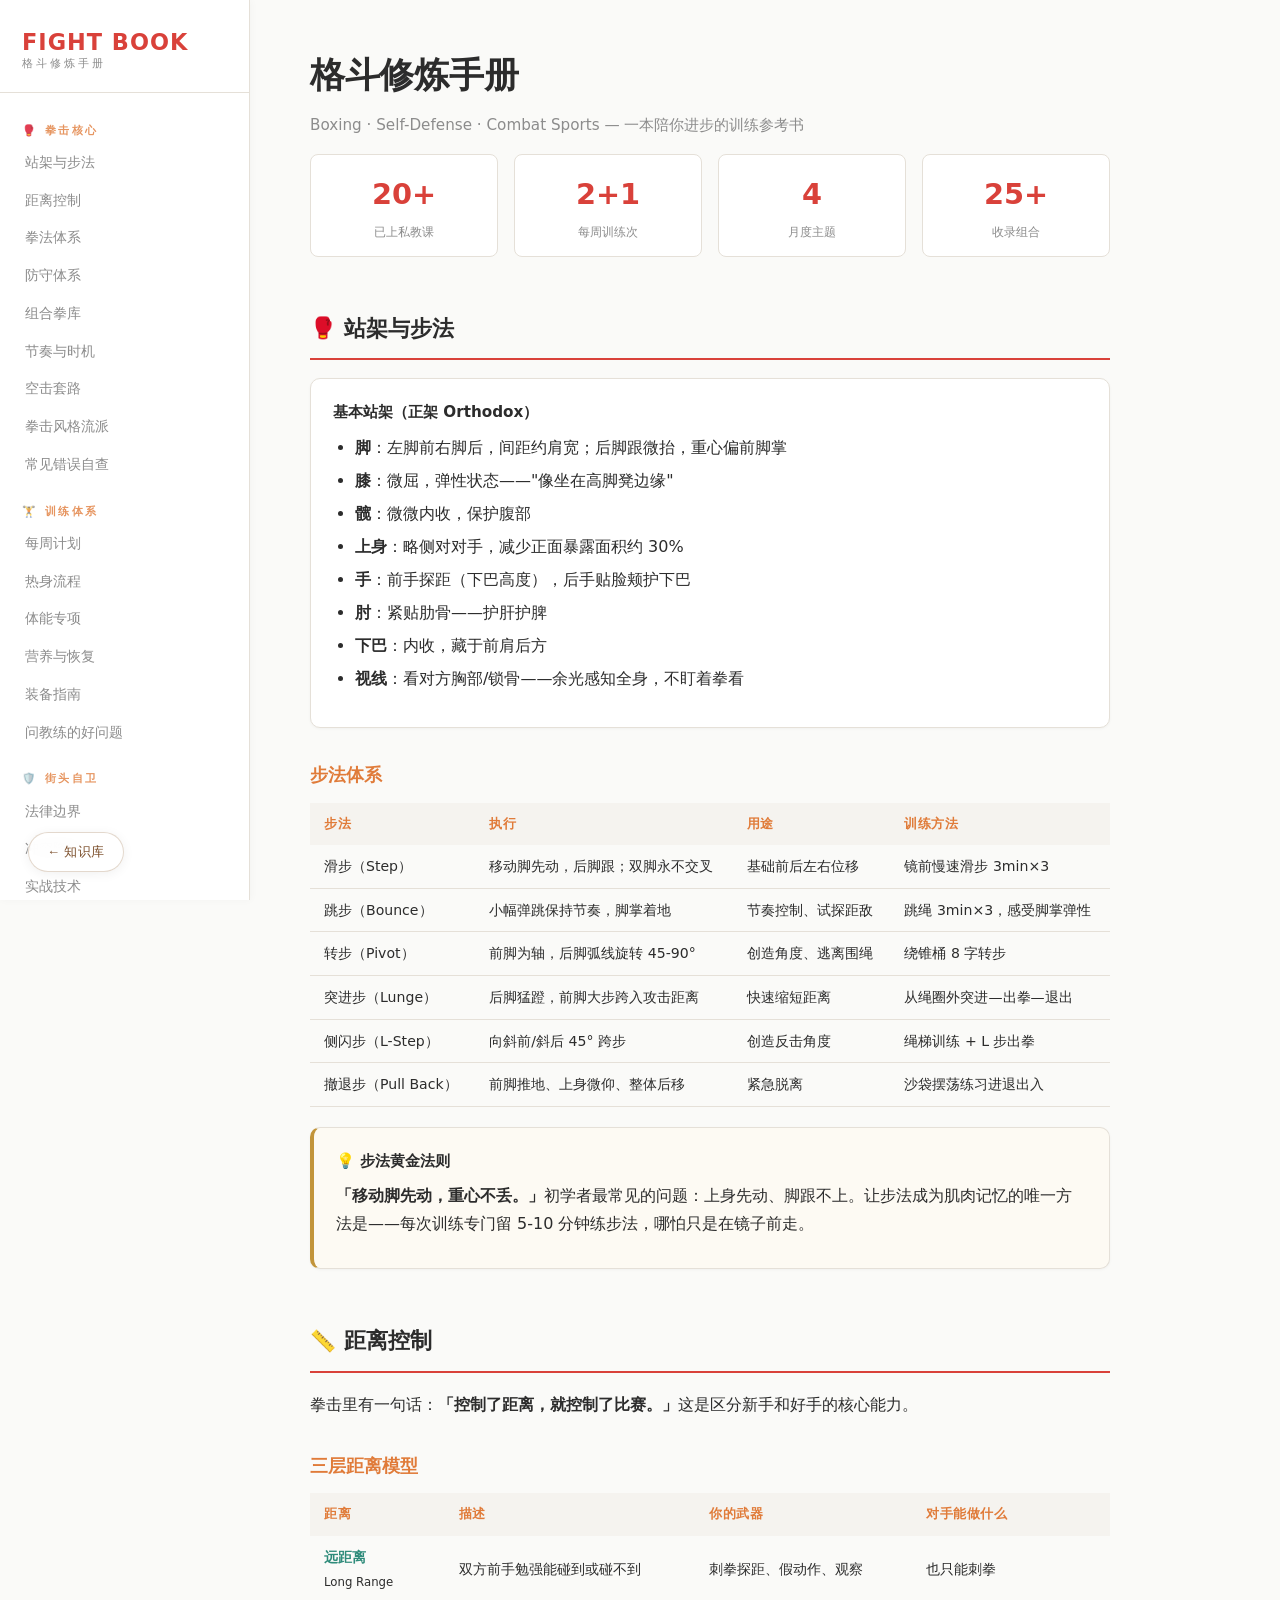
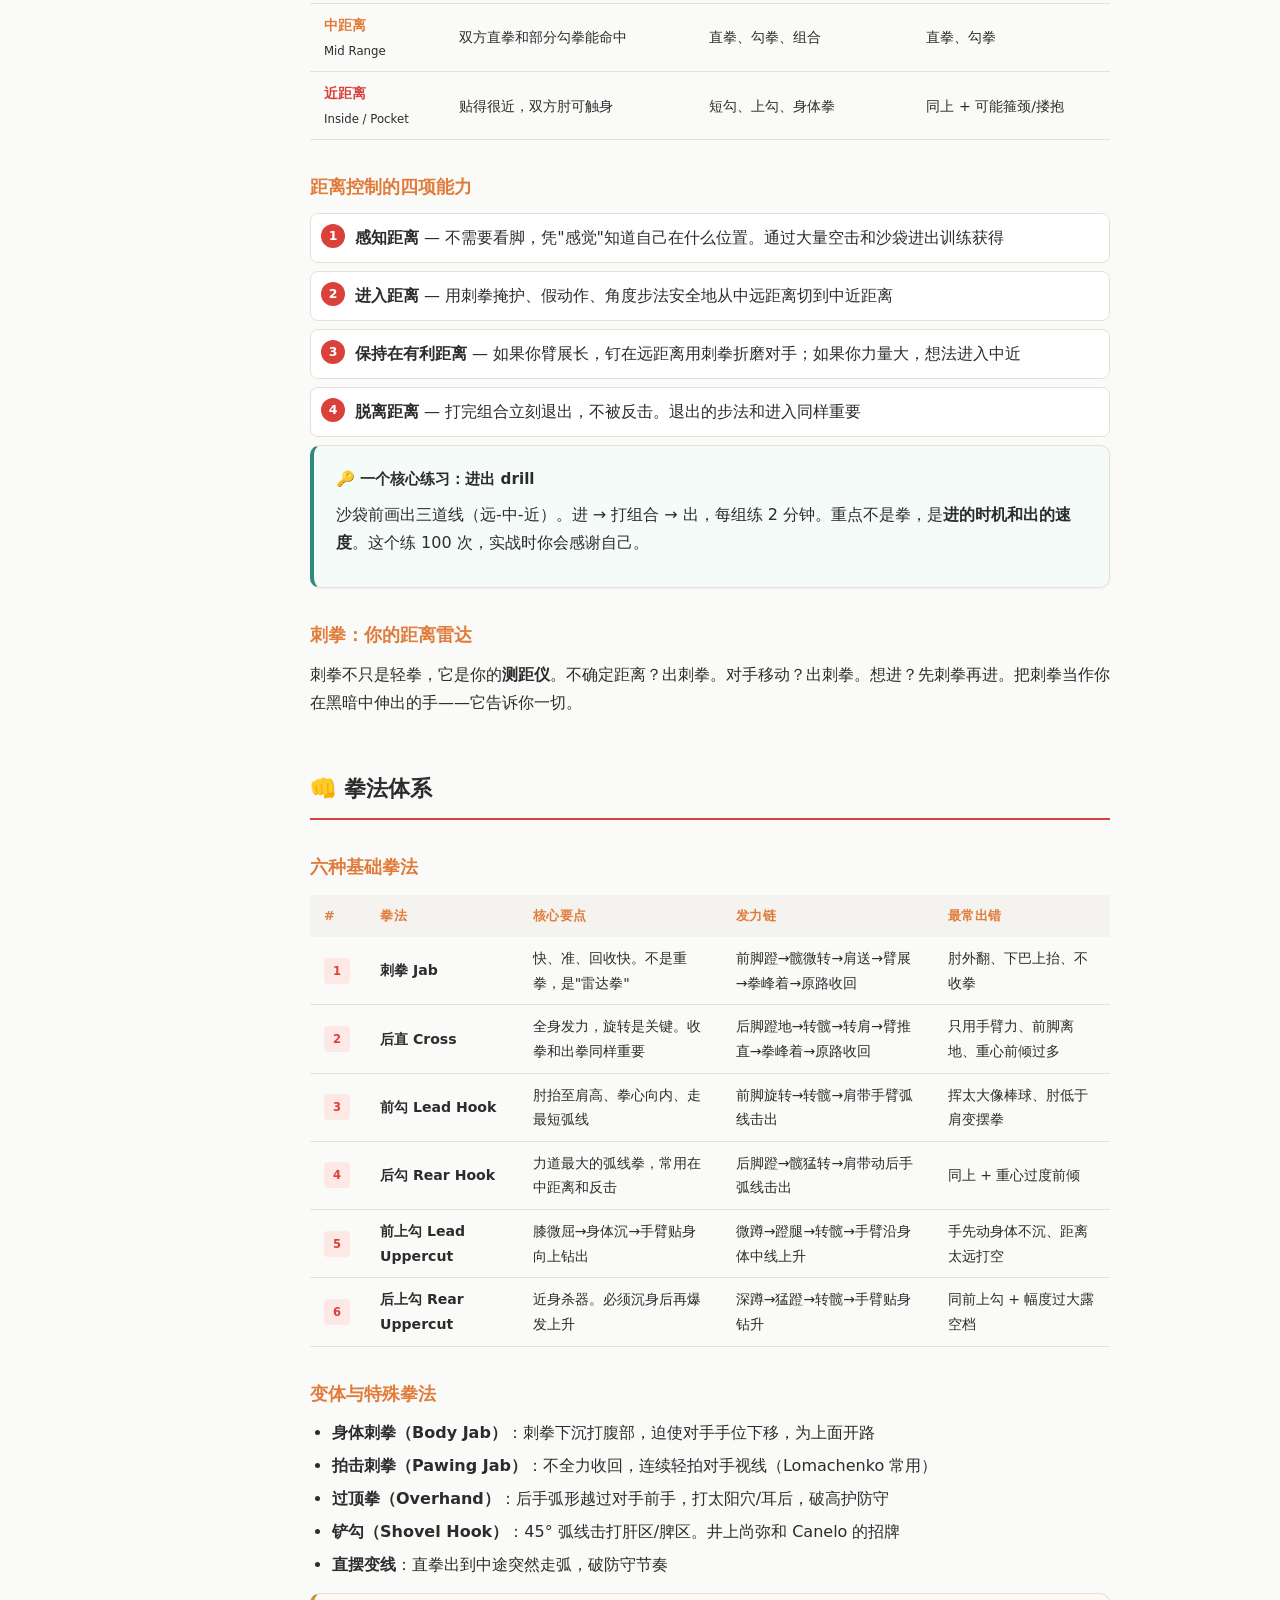
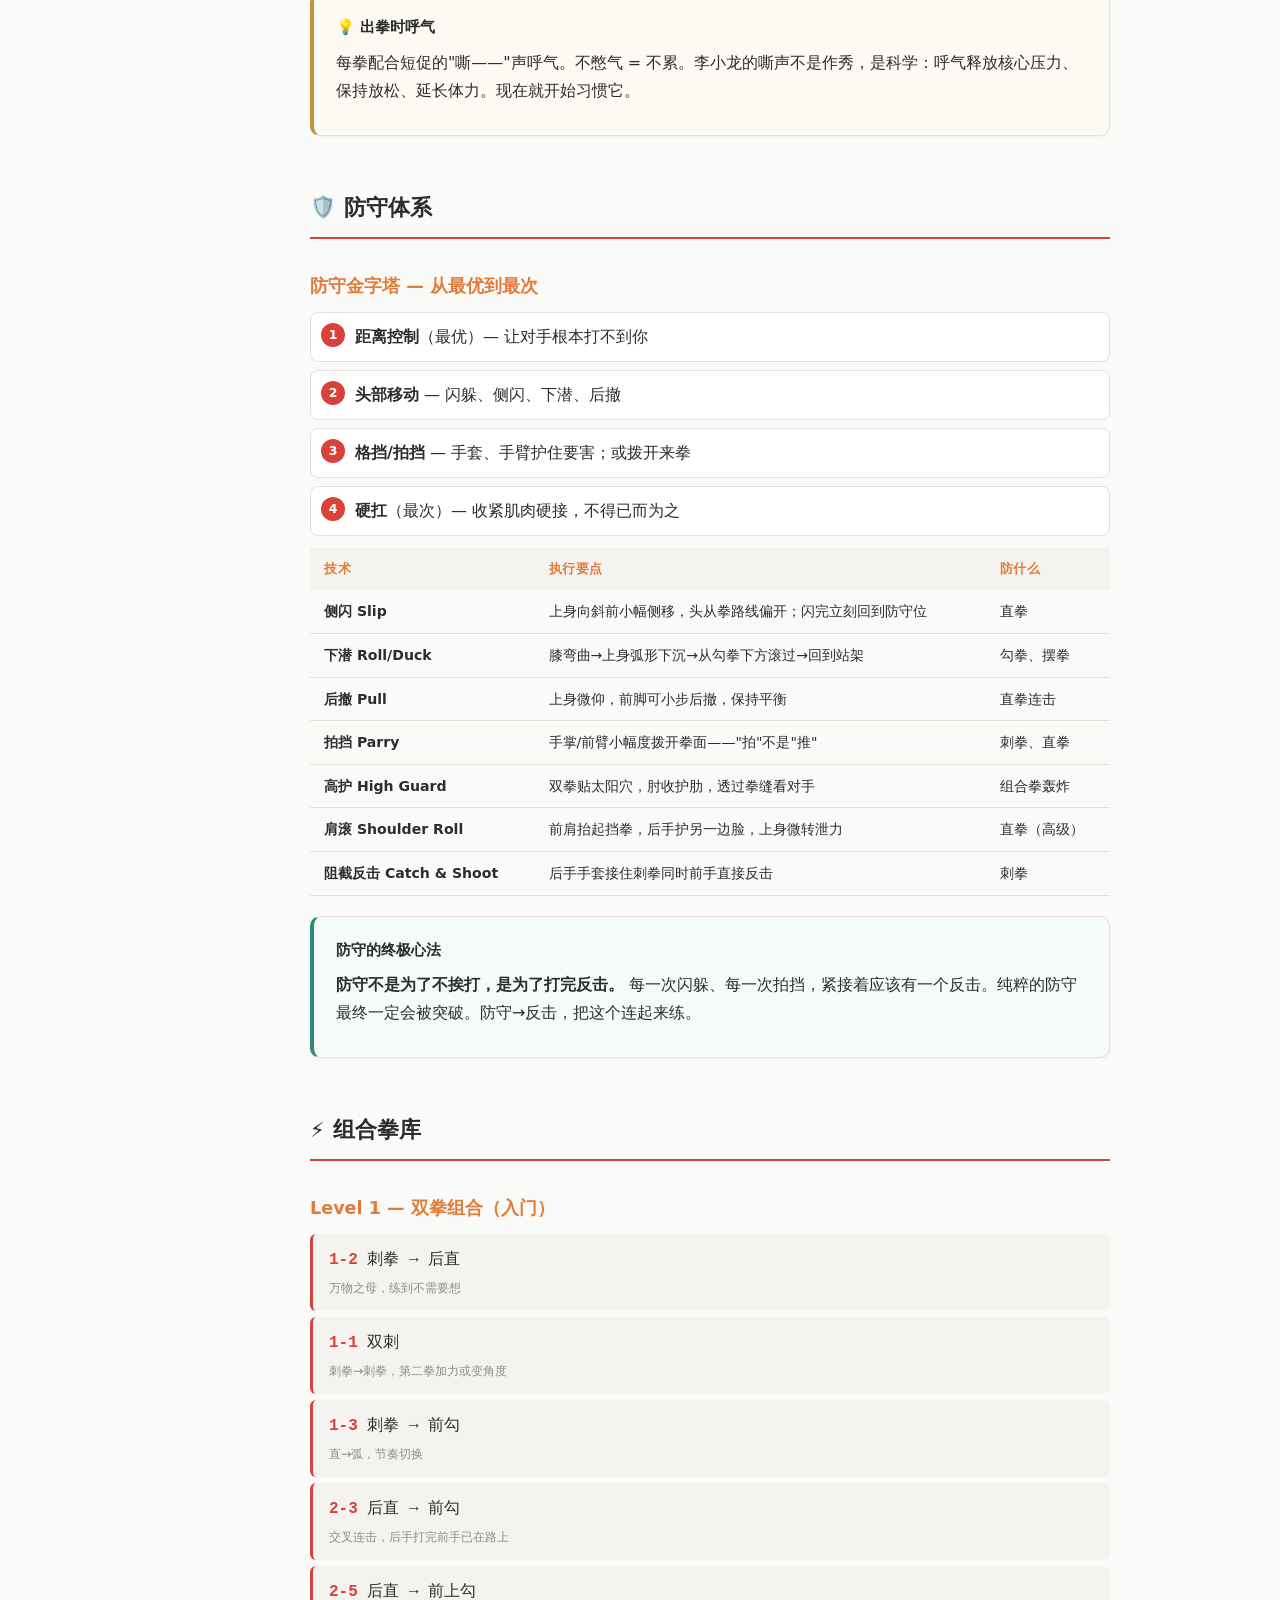
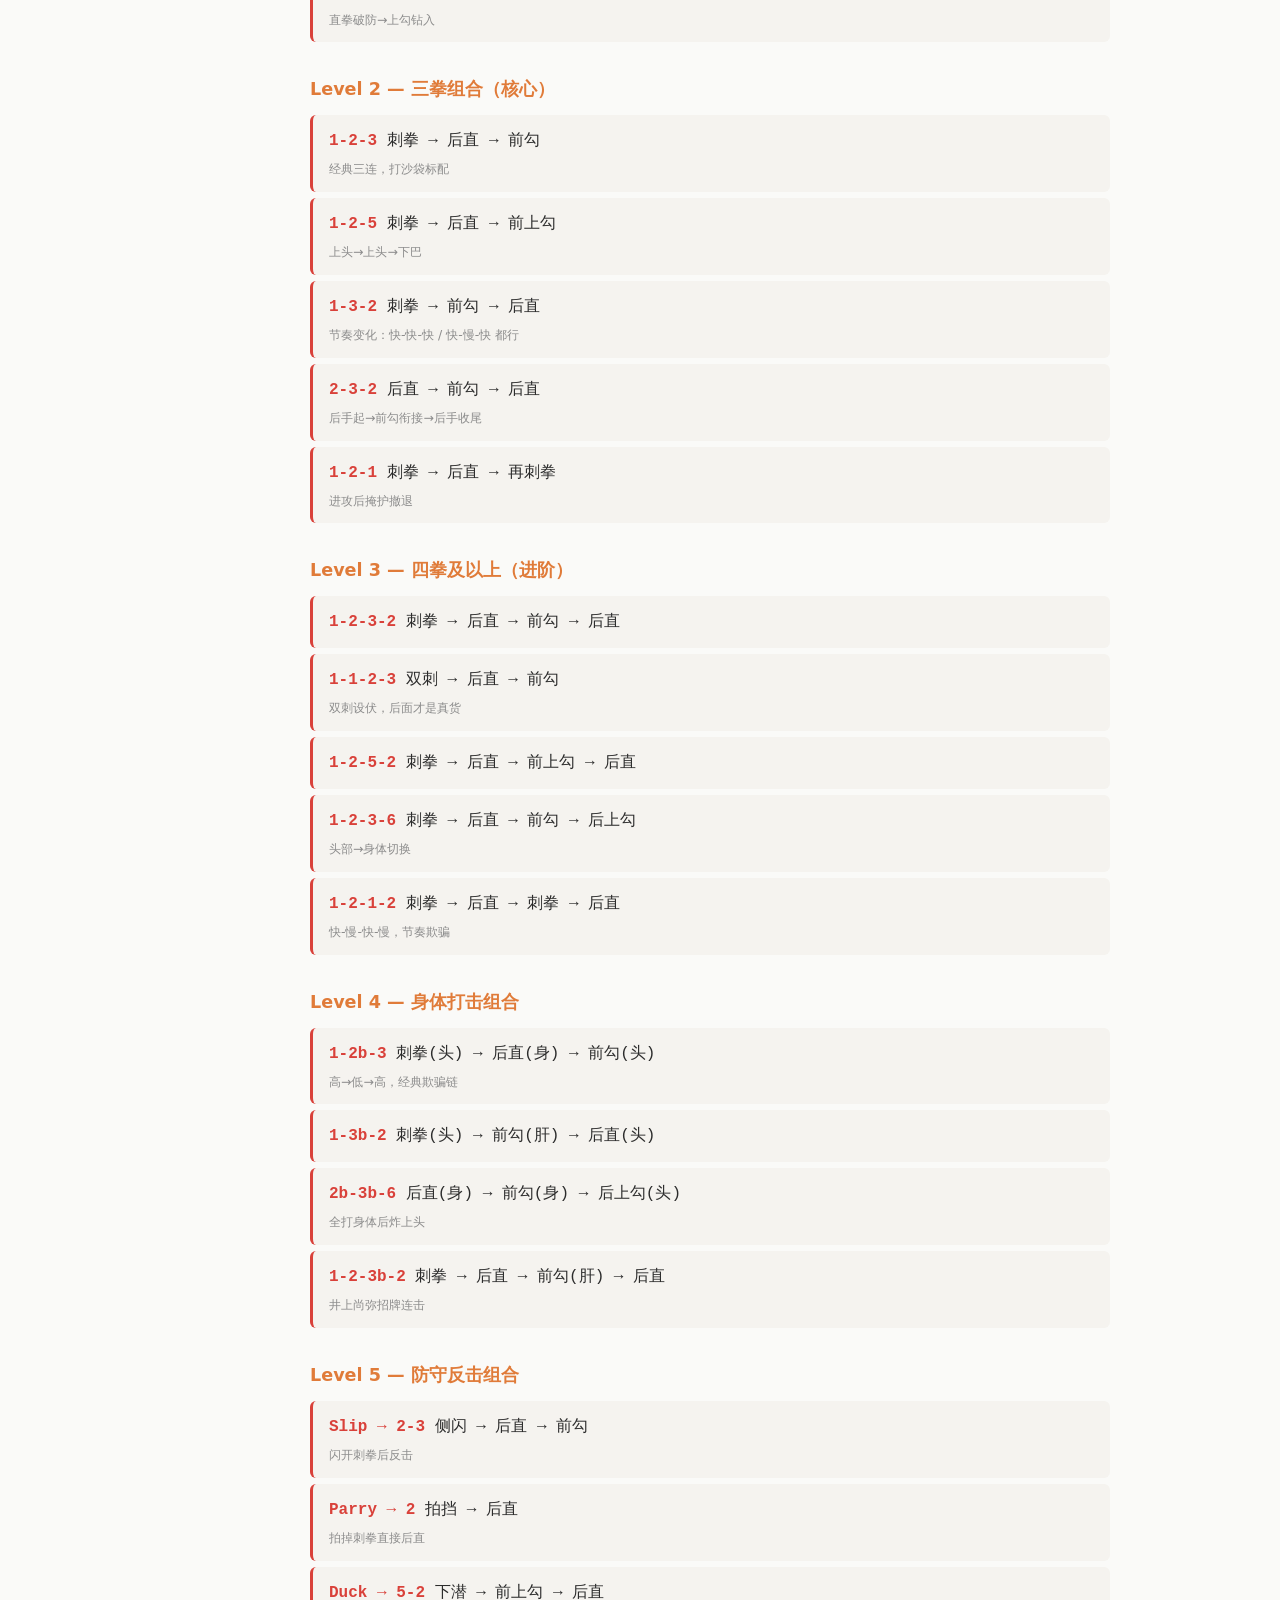
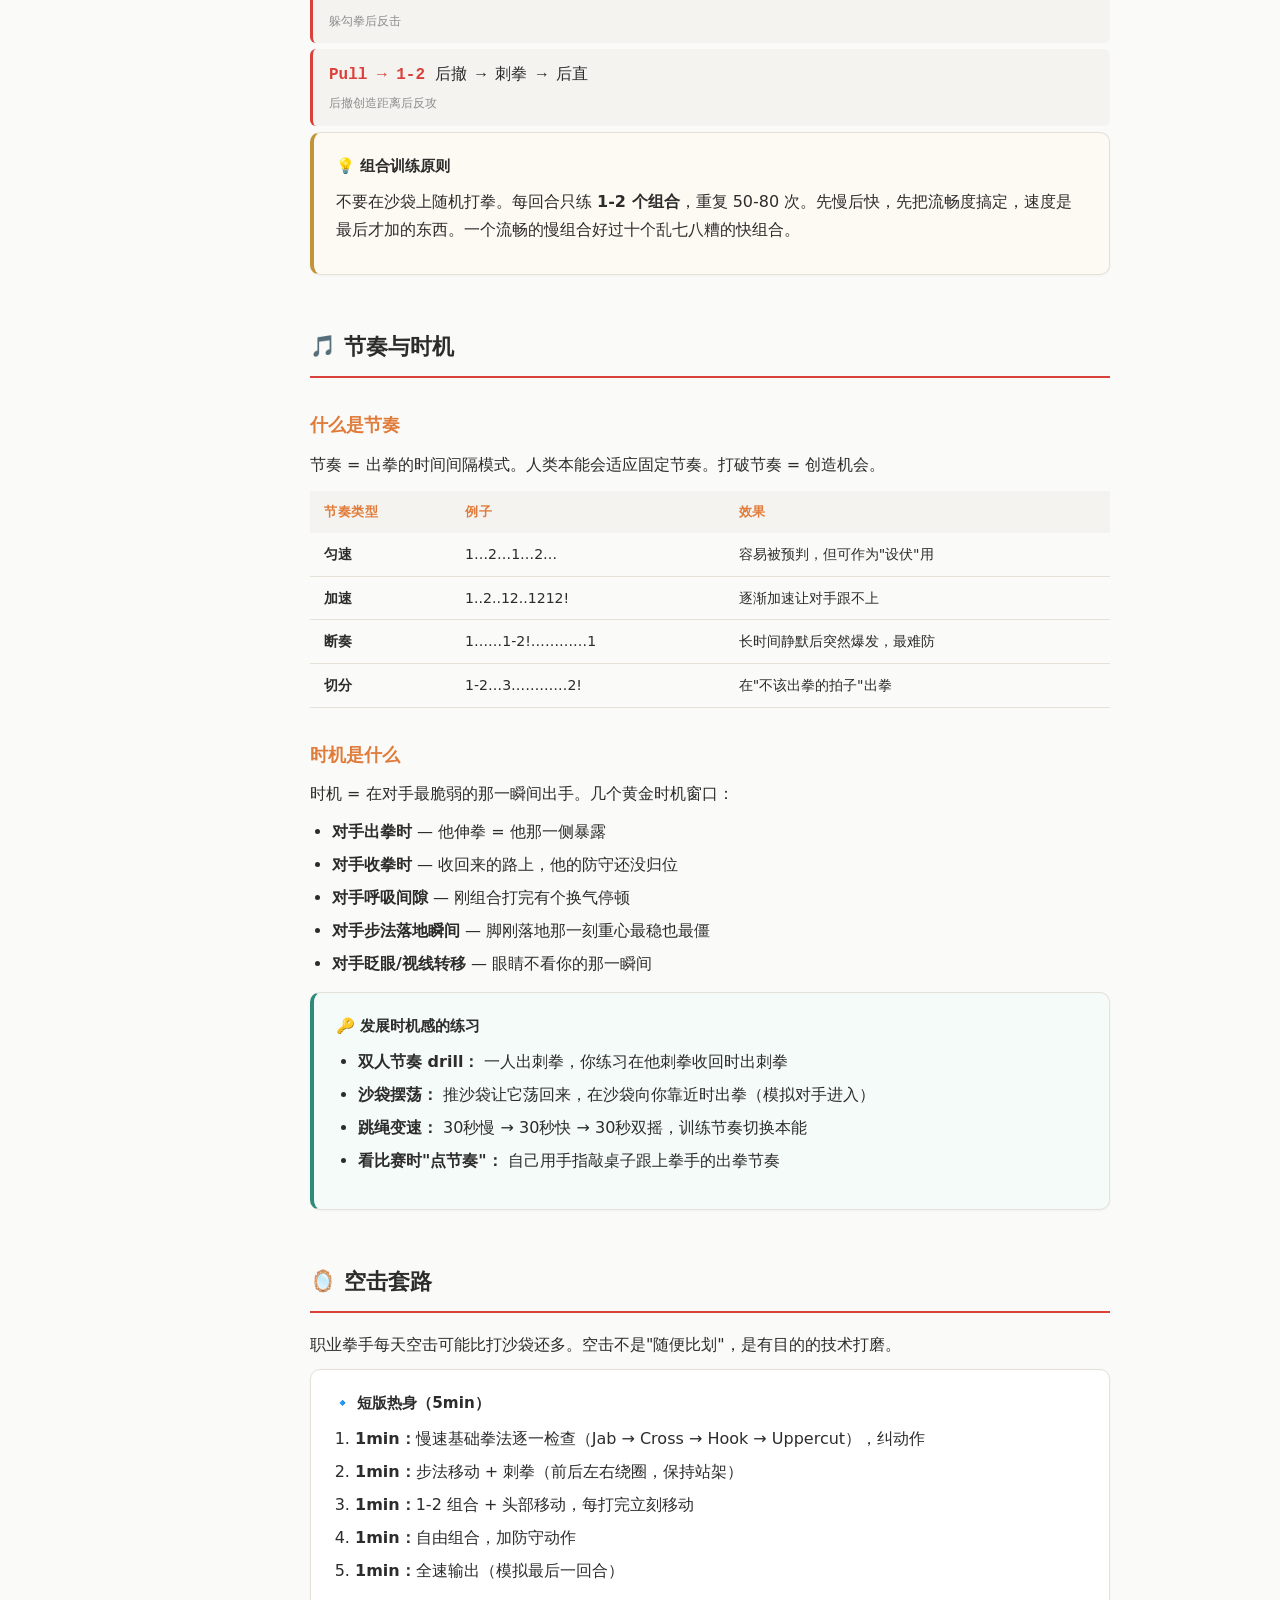
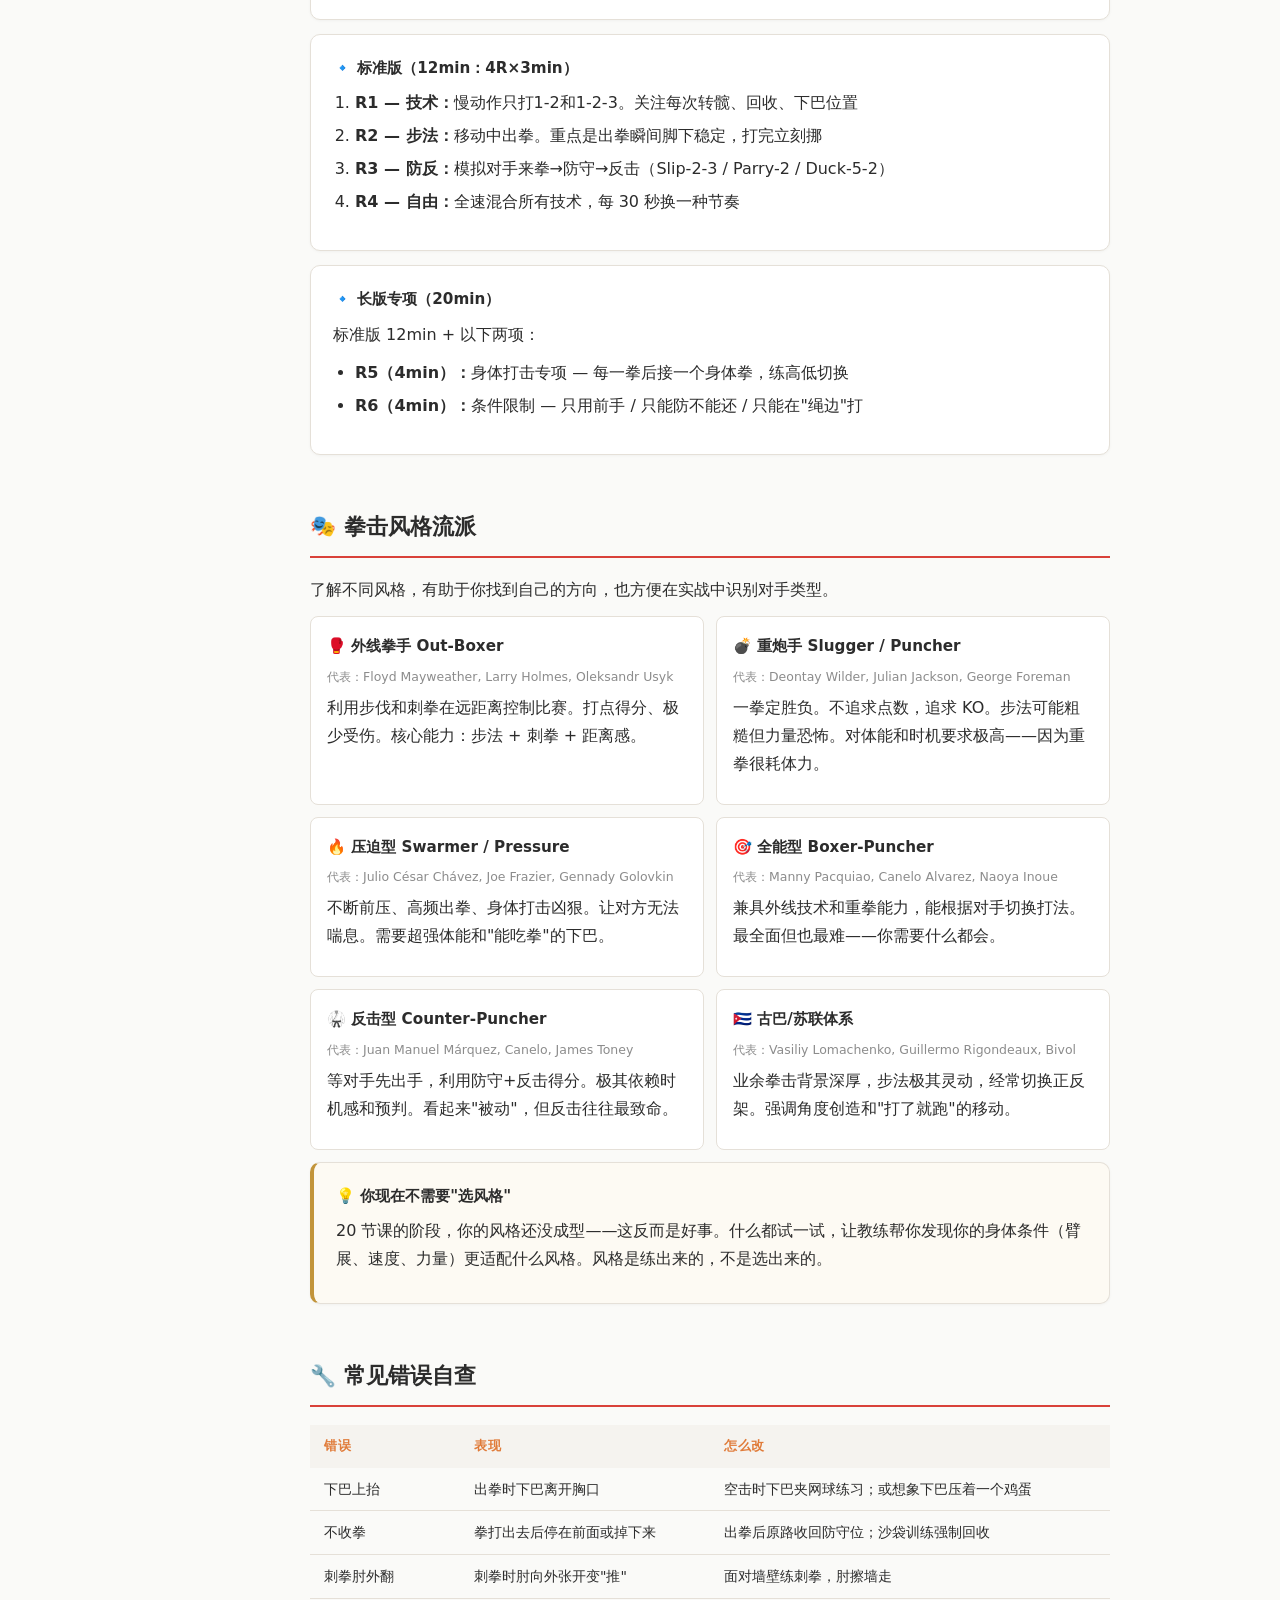
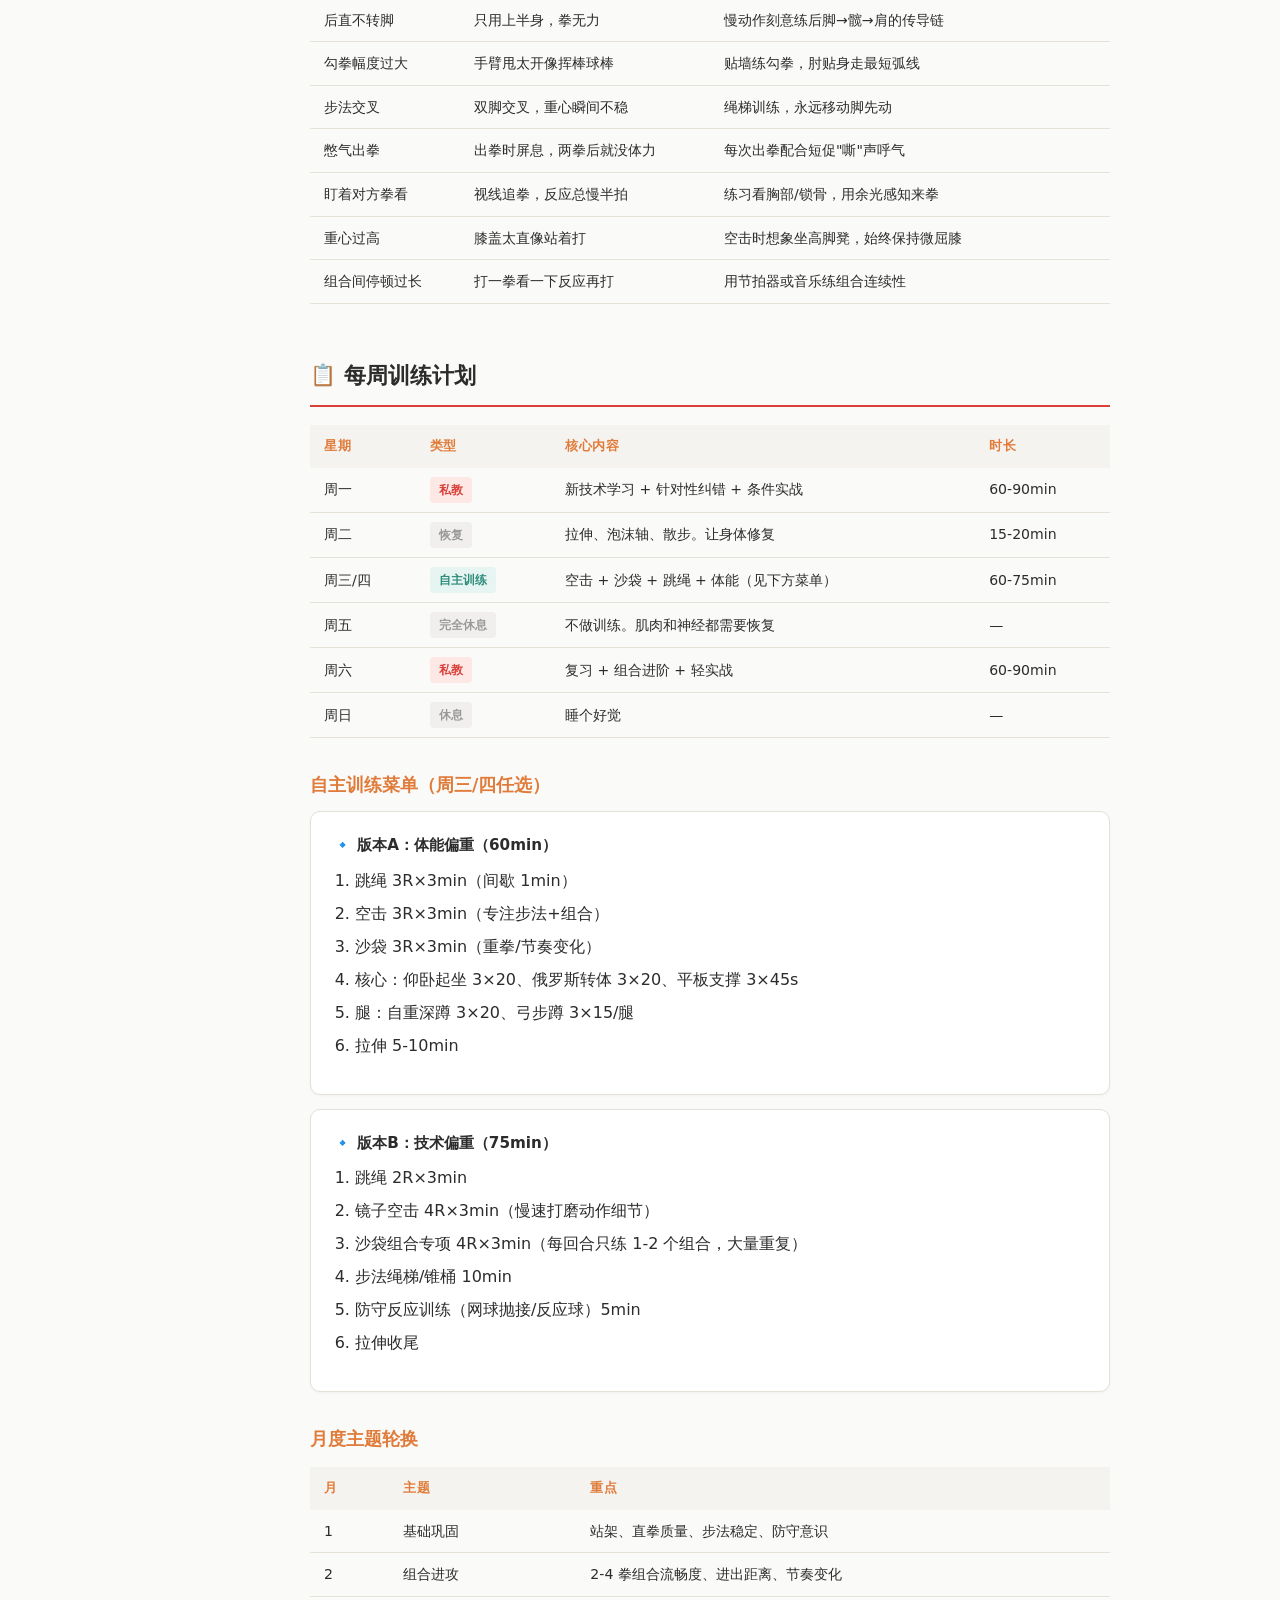
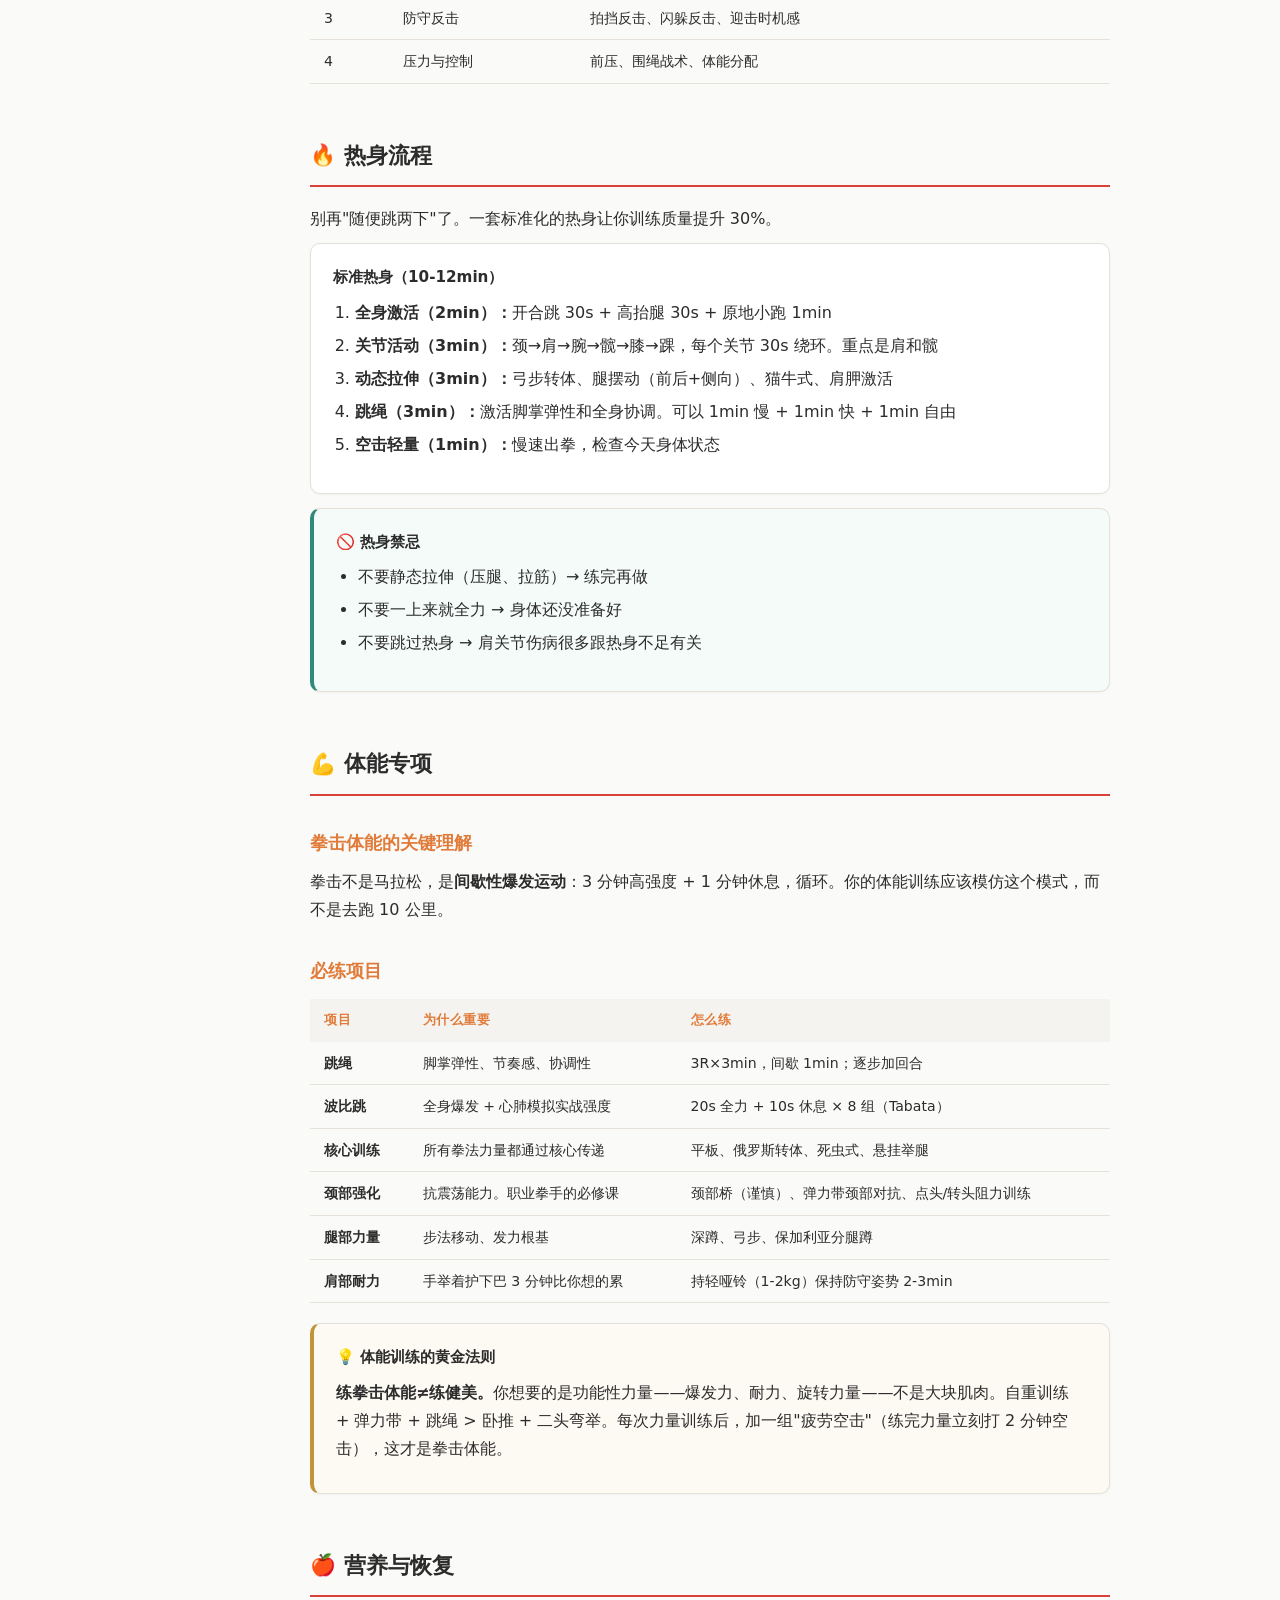
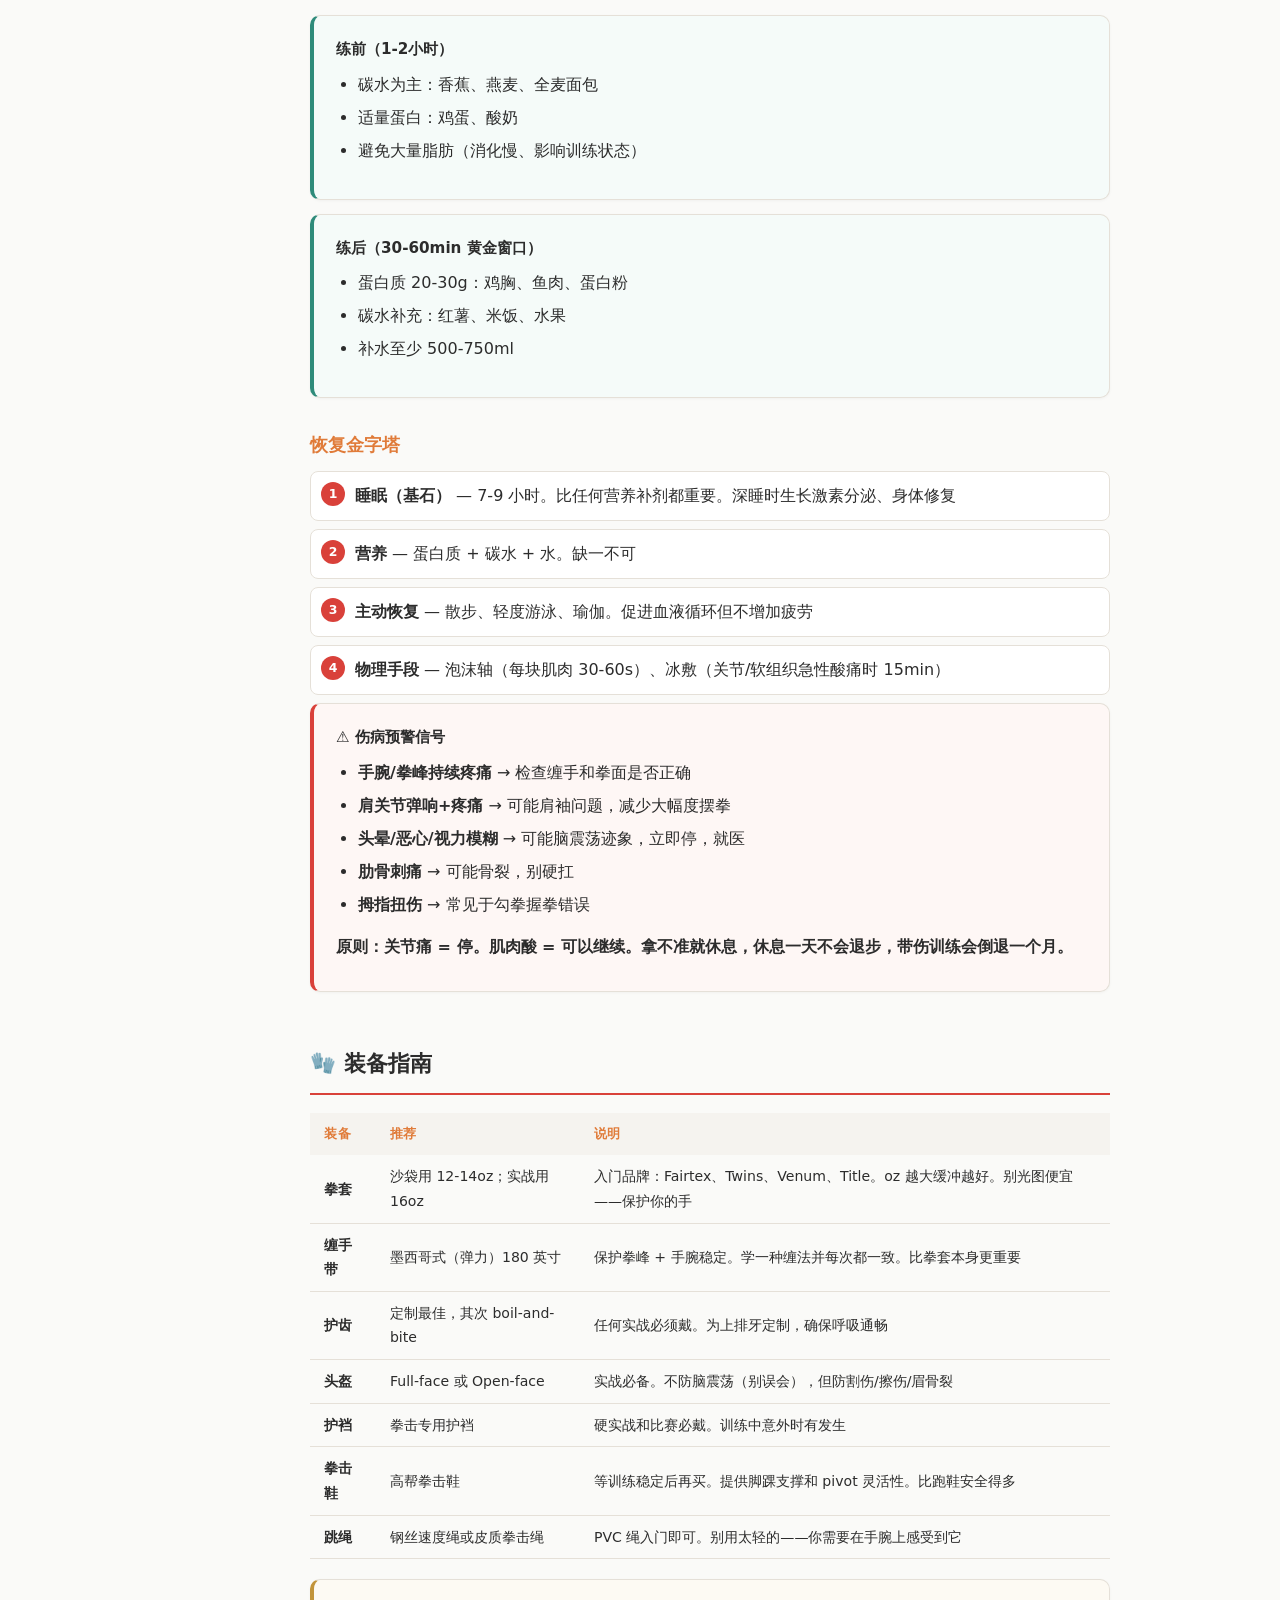
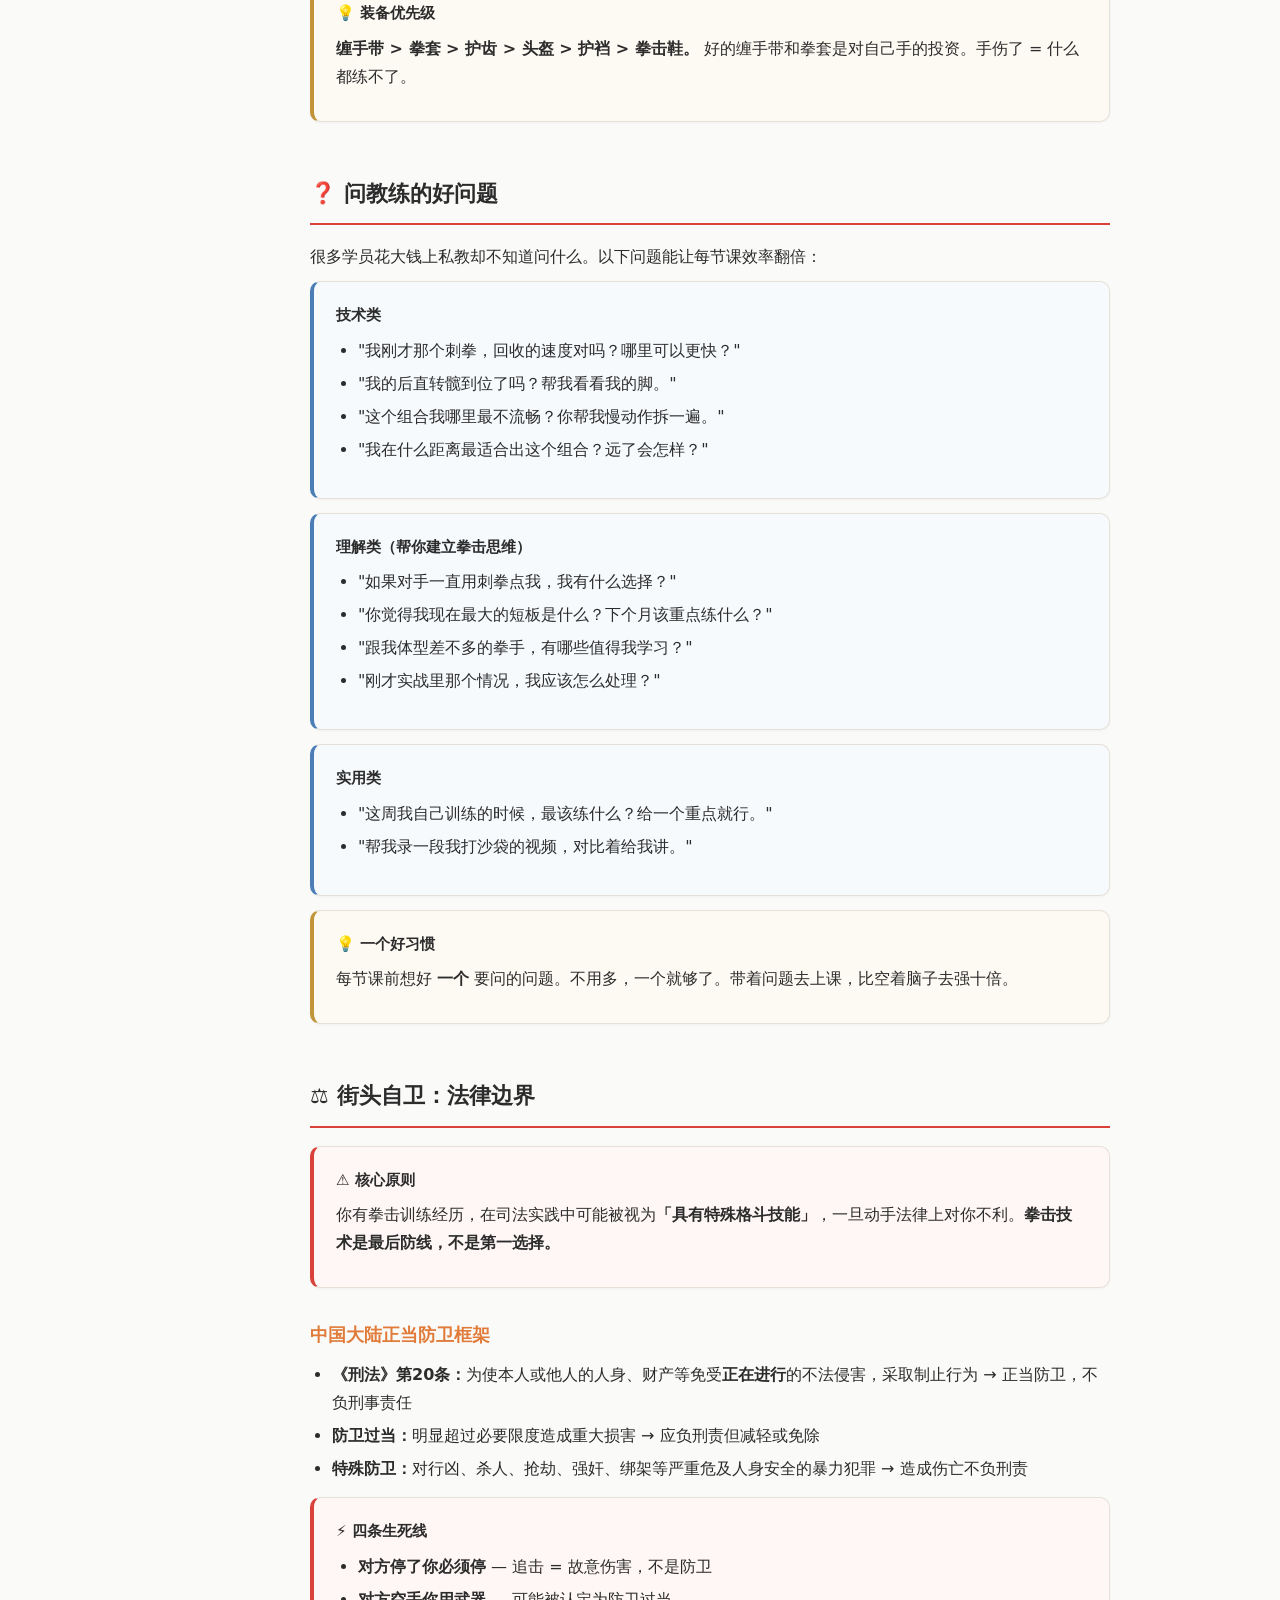
<file: kb/combat.html>
﻿<!DOCTYPE html>
<html lang="zh-CN">
<head>
<meta charset="UTF-8">
<meta name="viewport" content="width=device-width, initial-scale=1.0">
<title>格斗修炼手册 | Boxing & Combat Guide</title>
<meta name="description" content="格斗修炼手册，覆盖拳击基础、训练计划、体能恢复、装备、安全边界和实战分级。">
<link rel="canonical" href="https://dishu.online/kb/combat.html">
<meta property="og:type" content="article">
<meta property="og:site_name" content="地书">
<meta property="og:title" content="格斗修炼手册 | Boxing & Combat Guide">
<meta property="og:description" content="格斗修炼手册，覆盖拳击基础、训练计划、体能恢复、装备、安全边界和实战分级。">
<meta property="og:url" content="https://dishu.online/kb/combat.html">
<link rel="stylesheet" href="../assets/css/site.css">
<style>
  :root {
    --bg: #fafaf8;
    --surface: #fff;
    --surface2: #f5f3ef;
    --border: #e5e0d8;
    --text: #2c2c2c;
    --text-muted: #8c8c8c;
    --accent: #d9413a;
    --accent2: #e07b39;
    --accent3: #2e8b7a;
    --accent4: #4a7eb5;
    --gold: #c2943a;
    --font-mono: 'JetBrains Mono', 'Fira Code', 'Consolas', monospace;
    --font-sans: 'Noto Sans SC', 'Inter', 'Segoe UI', system-ui, sans-serif;
  }
  * { margin:0; padding:0; box-sizing:border-box; }
  html { scroll-behavior:smooth; scroll-padding-top:24px; }
  body {
    background:var(--bg); color:var(--text);
    font-family:var(--font-sans); line-height:1.75;
    display:flex; min-height:100vh;
    -webkit-font-smoothing:antialiased;
  }

  /* ===== SIDEBAR ===== */
  nav {
    width:250px; min-width:250px; background:var(--surface);
    border-right:1px solid var(--border);
    padding:28px 0; position:sticky; top:0; height:100vh;
    overflow-y:auto; display:flex; flex-direction:column;
    box-shadow:1px 0 8px rgba(0,0,0,0.03);
  }
  nav .logo {
    font-size:1.4rem; font-weight:900; color:var(--accent);
    padding:0 22px 20px; letter-spacing:1px;
    border-bottom:1px solid var(--border); margin-bottom:10px;
    line-height:1.3;
  }
  nav .logo span { color:var(--text-muted); font-weight:500; font-size:0.7rem; display:block; letter-spacing:3px; }
  nav a {
    display:block; padding:7px 22px; color:var(--text-muted);
    text-decoration:none; font-size:0.85rem; transition:.12s;
    border-left:3px solid transparent; font-weight:450;
  }
  nav a:hover { color:var(--text); background:var(--surface2); border-left-color:var(--accent2); }
  nav .section-title {
    padding:18px 22px 4px; font-size:0.68rem; text-transform:uppercase;
    letter-spacing:2.5px; color:var(--accent2); font-weight:700;
    opacity:0.8;
  }

  /* ===== MAIN ===== */
  main {
    flex:1; padding:44px 60px; max-width:920px; overflow-y:auto;
  }
  h1 {
    font-size:2.2rem; color:var(--text); margin-bottom:6px;
    letter-spacing:-0.3px; font-weight:800;
  }
  h1 .sub { display:block; font-size:0.95rem; color:var(--text-muted); font-weight:400; margin-top:6px; letter-spacing:0; }
  h2 {
    font-size:1.4rem; color:var(--text); margin:52px 0 18px;
    padding-bottom:10px; border-bottom:2px solid var(--accent);
    display:flex; align-items:center; gap:8px; font-weight:700;
  }
  h2 .icon { font-size:1.3rem; }
  h3 { font-size:1.1rem; color:var(--accent2); margin:32px 0 10px; font-weight:700; }
  h4 { font-size:0.95rem; color:var(--text); margin:18px 0 8px; font-weight:700; }
  p { margin-bottom:10px; }
  ul, ol { margin:6px 0 14px 22px; }
  li { margin-bottom:5px; }

  /* ===== CARDS ===== */
  .card {
    background:var(--surface); border:1px solid var(--border);
    border-radius:10px; padding:20px 22px; margin-bottom:14px;
    box-shadow:0 1px 3px rgba(0,0,0,0.04);
  }
  .card.warn { border-left:4px solid var(--accent); background:#fef7f5; }
  .card.info { border-left:4px solid var(--accent3); background:#f5fbf9; }
  .card.tip  { border-left:4px solid var(--gold); background:#fdfaf3; }
  .card.blue { border-left:4px solid var(--accent4); background:#f7fafd; }
  .card h4 { margin-top:0; }

  /* ===== TABLES ===== */
  .table-wrap { overflow-x:auto; margin:12px 0 20px; }
  table { width:100%; border-collapse:collapse; font-size:0.88rem; }
  th { background:var(--surface2); color:var(--accent2); text-align:left; padding:10px 14px; font-weight:700; font-size:0.8rem; letter-spacing:0.5px; }
  td { padding:9px 14px; border-bottom:1px solid var(--border); }
  tr:hover td { background:#fdfaf5; }

  /* ===== TAGS ===== */
  .tag {
    display:inline-block; padding:3px 9px; border-radius:4px;
    font-size:0.72rem; font-weight:700; margin-right:2px; white-space:nowrap;
  }
  .tag-red  { background:#fde8e6; color:var(--accent); }
  .tag-orange { background:#fef0e4; color:var(--accent2); }
  .tag-teal { background:#e6f5f1; color:var(--accent3); }
  .tag-blue { background:#e8f0f8; color:var(--accent4); }
  .tag-gray { background:#f0efed; color:#999; }

  /* ===== COMBO ===== */
  .combo {
    background:var(--surface2); border-radius:6px; padding:12px 16px;
    margin:6px 0; font-family:var(--font-mono); font-size:1rem;
    border-left:3px solid var(--accent);
  }
  .combo .num { color:var(--accent); font-weight:700; }
  .combo .desc { display:block; font-size:0.78rem; color:var(--text-muted); margin-top:3px; font-family:var(--font-sans); }

  /* ===== FLOWCHART / STEPS ===== */
  .steps { counter-reset:step; list-style:none; margin-left:0; }
  .steps li {
    counter-increment:step; padding:10px 14px 10px 44px;
    margin-bottom:8px; background:var(--surface); border-radius:8px;
    position:relative; border:1px solid var(--border);
  }
  .steps li::before {
    content:counter(step);
    position:absolute; left:10px; top:10px;
    width:24px; height:24px; border-radius:12px;
    background:var(--accent); color:#fff; font-size:0.78rem; font-weight:700;
    display:flex; align-items:center; justify-content:center;
  }

  /* ===== STYLE CARDS ===== */
  .style-grid {
    display:grid; grid-template-columns:1fr 1fr; gap:12px; margin:12px 0;
  }
  .style-card {
    background:var(--surface); border:1px solid var(--border);
    border-radius:8px; padding:16px;
  }
  .style-card h4 { margin:0 0 6px; font-size:0.95rem; }
  .style-card .subtitle { font-size:0.78rem; color:var(--text-muted); margin-bottom:6px; }

  /* ===== RESPONSIVE ===== */
  @media (max-width:768px) {
    body { flex-direction:column; }
    nav {
      width:100%; min-width:unset; height:auto; position:static;
      flex-direction:row; flex-wrap:wrap; padding:10px 14px;
      overflow-x:auto; box-shadow:none;
    }
    nav .logo { width:100%; border:none; margin:0; padding:0 0 6px; font-size:1.2rem; }
    nav .section-title { display:none; }
    nav a { padding:5px 10px; border-left:none; border-bottom:2px solid transparent; white-space:nowrap; font-size:0.8rem; }
    main { padding:20px 16px; }
    h1 { font-size:1.6rem; }
    .style-grid { grid-template-columns:1fr; }
  }

  @media print {
    nav { display:none; }
    main { max-width:100%; padding:0; }
    .card { break-inside:avoid; box-shadow:none; }
    body { font-size:0.85rem; }
  }

  section:target { animation: flash .5s ease; }
  @keyframes flash { 0%{background:#fef3e8;} 100%{background:transparent;} }

  /* Stats bar */
  .stat-row { display:flex; gap:16px; margin:16px 0; flex-wrap:wrap; }
  .stat {
    flex:1; min-width:100px; background:var(--surface);
    border:1px solid var(--border); border-radius:8px;
    padding:14px 16px; text-align:center;
  }
  .stat .val { font-size:1.8rem; font-weight:800; color:var(--accent); }
  .stat .label { font-size:0.73rem; color:var(--text-muted); margin-top:2px; }
</style>
<script src="../assets/js/site.js" defer></script>
</head>
<body>
<a href="../index.html" class="kb-back-btn">← 知识库</a>


<!-- ==================== NAV ==================== -->
<nav>
  <div class="logo">FIGHT BOOK<span>格斗修炼手册</span></div>

  <div class="section-title">🥊 拳击核心</div>
  <a href="#stance">站架与步法</a>
  <a href="#distance">距离控制</a>
  <a href="#punches">拳法体系</a>
  <a href="#defense">防守体系</a>
  <a href="#combinations">组合拳库</a>
  <a href="#rhythm">节奏与时机</a>
  <a href="#shadowbox">空击套路</a>
  <a href="#styles">拳击风格流派</a>
  <a href="#mistakes">常见错误自查</a>

  <div class="section-title">🏋️ 训练体系</div>
  <a href="#plan">每周计划</a>
  <a href="#warmup">热身流程</a>
  <a href="#conditioning">体能专项</a>
  <a href="#nutrition">营养与恢复</a>
  <a href="#gear">装备指南</a>
  <a href="#coach">问教练的好问题</a>

  <div class="section-title">🛡️ 街头自卫</div>
  <a href="#legal">法律边界</a>
  <a href="#deescalation">冲突降级</a>
  <a href="#street-tech">实战技术</a>

  <div class="section-title">🌍 格斗全景</div>
  <a href="#landscape">流派总览</a>
  <a href="#orgs">赛事组织</a>
  <a href="#watchlist">观赛清单</a>

  <div class="section-title">🧠 心理</div>
  <a href="#mental">心态建设</a>
  <a href="#sparring">实战分级</a>
</nav>

<!-- ==================== MAIN ==================== -->
<main>

<!-- ═══════════════════ HERO ═══════════════════ -->
<h1>格斗修炼手册
  <span class="sub">Boxing · Self-Defense · Combat Sports — 一本陪你进步的训练参考书</span>
</h1>

<div class="stat-row">
  <div class="stat"><div class="val">20+</div><div class="label">已上私教课</div></div>
  <div class="stat"><div class="val">2+1</div><div class="label">每周训练次</div></div>
  <div class="stat"><div class="val">4</div><div class="label">月度主题</div></div>
  <div class="stat"><div class="val">25+</div><div class="label">收录组合</div></div>
</div>

<!-- ═══════════════════ STANCE ═══════════════════ -->
<section id="stance">
<h2><span class="icon">🥊</span> 站架与步法</h2>

<div class="card">
  <h4>基本站架（正架 Orthodox）</h4>
  <ul>
    <li><strong>脚</strong>：左脚前右脚后，间距约肩宽；后脚跟微抬，重心偏前脚掌</li>
    <li><strong>膝</strong>：微屈，弹性状态——"像坐在高脚凳边缘"</li>
    <li><strong>髋</strong>：微微内收，保护腹部</li>
    <li><strong>上身</strong>：略侧对对手，减少正面暴露面积约 30%</li>
    <li><strong>手</strong>：前手探距（下巴高度），后手贴脸颊护下巴</li>
    <li><strong>肘</strong>：紧贴肋骨——护肝护脾</li>
    <li><strong>下巴</strong>：内收，藏于前肩后方</li>
    <li><strong>视线</strong>：看对方胸部/锁骨——余光感知全身，不盯着拳看</li>
  </ul>
</div>

<h3>步法体系</h3>
<div class="table-wrap">
<table>
  <tr><th>步法</th><th>执行</th><th>用途</th><th>训练方法</th></tr>
  <tr><td>滑步（Step）</td><td>移动脚先动，后脚跟；双脚永不交叉</td><td>基础前后左右位移</td><td>镜前慢速滑步 3min×3</td></tr>
  <tr><td>跳步（Bounce）</td><td>小幅弹跳保持节奏，脚掌着地</td><td>节奏控制、试探距敌</td><td>跳绳 3min×3，感受脚掌弹性</td></tr>
  <tr><td>转步（Pivot）</td><td>前脚为轴，后脚弧线旋转 45-90°</td><td>创造角度、逃离围绳</td><td>绕锥桶 8 字转步</td></tr>
  <tr><td>突进步（Lunge）</td><td>后脚猛蹬，前脚大步跨入攻击距离</td><td>快速缩短距离</td><td>从绳圈外突进—出拳—退出</td></tr>
  <tr><td>侧闪步（L-Step）</td><td>向斜前/斜后 45° 跨步</td><td>创造反击角度</td><td>绳梯训练 + L 步出拳</td></tr>
  <tr><td>撤退步（Pull Back）</td><td>前脚推地、上身微仰、整体后移</td><td>紧急脱离</td><td>沙袋摆荡练习进退出入</td></tr>
</table>
</div>

<div class="card tip">
  <h4>💡 步法黄金法则</h4>
  <p><strong>「移动脚先动，重心不丢。」</strong>初学者最常见的问题：上身先动、脚跟不上。让步法成为肌肉记忆的唯一方法是——每次训练专门留 5-10 分钟练步法，哪怕只是在镜子前走。</p>
</div>
</section>

<!-- ═══════════════════ DISTANCE ═══════════════════ -->
<section id="distance">
<h2><span class="icon">📏</span> 距离控制</h2>
<p>拳击里有一句话：<strong>「控制了距离，就控制了比赛。」</strong>这是区分新手和好手的核心能力。</p>

<h3>三层距离模型</h3>
<div class="table-wrap">
<table>
  <tr><th>距离</th><th>描述</th><th>你的武器</th><th>对手能做什么</th></tr>
  <tr>
    <td><strong style="color:var(--accent3)">远距离</strong><br><small>Long Range</small></td>
    <td>双方前手勉强能碰到或碰不到</td>
    <td>刺拳探距、假动作、观察</td>
    <td>也只能刺拳</td>
  </tr>
  <tr>
    <td><strong style="color:var(--accent2)">中距离</strong><br><small>Mid Range</small></td>
    <td>双方直拳和部分勾拳能命中</td>
    <td>直拳、勾拳、组合</td>
    <td>直拳、勾拳</td>
  </tr>
  <tr>
    <td><strong style="color:var(--accent)">近距离</strong><br><small>Inside / Pocket</small></td>
    <td>贴得很近，双方肘可触身</td>
    <td>短勾、上勾、身体拳</td>
    <td>同上 + 可能箍颈/搂抱</td>
  </tr>
</table>
</div>

<h3>距离控制的四项能力</h3>
<div class="steps">
  <li><strong>感知距离</strong> — 不需要看脚，凭"感觉"知道自己在什么位置。通过大量空击和沙袋进出训练获得</li>
  <li><strong>进入距离</strong> — 用刺拳掩护、假动作、角度步法安全地从中远距离切到中近距离</li>
  <li><strong>保持在有利距离</strong> — 如果你臂展长，钉在远距离用刺拳折磨对手；如果你力量大，想法进入中近</li>
  <li><strong>脱离距离</strong> — 打完组合立刻退出，不被反击。退出的步法和进入同样重要</li>
</div>

<div class="card info">
  <h4>🔑 一个核心练习：进出 drill</h4>
  <p>沙袋前画出三道线（远-中-近）。进 → 打组合 → 出，每组练 2 分钟。重点不是拳，是<strong>进的时机和出的速度</strong>。这个练 100 次，实战时你会感谢自己。</p>
</div>

<h3>刺拳：你的距离雷达</h3>
<p>刺拳不只是轻拳，它是你的<strong>测距仪</strong>。不确定距离？出刺拳。对手移动？出刺拳。想进？先刺拳再进。把刺拳当作你在黑暗中伸出的手——它告诉你一切。</p>
</section>

<!-- ═══════════════════ PUNCHES ═══════════════════ -->
<section id="punches">
<h2><span class="icon">👊</span> 拳法体系</h2>

<h3>六种基础拳法</h3>
<div class="table-wrap">
<table>
  <tr><th>#</th><th>拳法</th><th>核心要点</th><th>发力链</th><th>最常出错</th></tr>
  <tr>
    <td><span class="tag tag-red">1</span></td>
    <td><strong>刺拳 Jab</strong></td>
    <td>快、准、回收快。不是重拳，是"雷达拳"</td>
    <td>前脚蹬→髋微转→肩送→臂展→拳峰着→原路收回</td>
    <td>肘外翻、下巴上抬、不收拳</td>
  </tr>
  <tr>
    <td><span class="tag tag-red">2</span></td>
    <td><strong>后直 Cross</strong></td>
    <td>全身发力，旋转是关键。收拳和出拳同样重要</td>
    <td>后脚蹬地→转髋→转肩→臂推直→拳峰着→原路收回</td>
    <td>只用手臂力、前脚离地、重心前倾过多</td>
  </tr>
  <tr>
    <td><span class="tag tag-red">3</span></td>
    <td><strong>前勾 Lead Hook</strong></td>
    <td>肘抬至肩高、拳心向内、走最短弧线</td>
    <td>前脚旋转→转髋→肩带手臂弧线击出</td>
    <td>挥太大像棒球、肘低于肩变摆拳</td>
  </tr>
  <tr>
    <td><span class="tag tag-red">4</span></td>
    <td><strong>后勾 Rear Hook</strong></td>
    <td>力道最大的弧线拳，常用在中距离和反击</td>
    <td>后脚蹬→髋猛转→肩带动后手弧线击出</td>
    <td>同上 + 重心过度前倾</td>
  </tr>
  <tr>
    <td><span class="tag tag-red">5</span></td>
    <td><strong>前上勾 Lead Uppercut</strong></td>
    <td>膝微屈→身体沉→手臂贴身向上钻出</td>
    <td>微蹲→蹬腿→转髋→手臂沿身体中线上升</td>
    <td>手先动身体不沉、距离太远打空</td>
  </tr>
  <tr>
    <td><span class="tag tag-red">6</span></td>
    <td><strong>后上勾 Rear Uppercut</strong></td>
    <td>近身杀器。必须沉身后再爆发上升</td>
    <td>深蹲→猛蹬→转髋→手臂贴身钻升</td>
    <td>同前上勾 + 幅度过大露空档</td>
  </tr>
</table>
</div>

<h3>变体与特殊拳法</h3>
<ul>
  <li><strong>身体刺拳（Body Jab）</strong>：刺拳下沉打腹部，迫使对手手位下移，为上面开路</li>
  <li><strong>拍击刺拳（Pawing Jab）</strong>：不全力收回，连续轻拍对手视线（Lomachenko 常用）</li>
  <li><strong>过顶拳（Overhand）</strong>：后手弧形越过对手前手，打太阳穴/耳后，破高护防守</li>
  <li><strong>铲勾（Shovel Hook）</strong>：45° 弧线击打肝区/脾区。井上尚弥和 Canelo 的招牌</li>
  <li><strong>直摆变线</strong>：直拳出到中途突然走弧，破防守节奏</li>
</ul>

<div class="card tip">
  <h4>💡 出拳时呼气</h4>
  <p>每拳配合短促的"嘶——"声呼气。不憋气 = 不累。李小龙的嘶声不是作秀，是科学：呼气释放核心压力、保持放松、延长体力。现在就开始习惯它。</p>
</div>
</section>

<!-- ═══════════════════ DEFENSE ═══════════════════ -->
<section id="defense">
<h2><span class="icon">🛡️</span> 防守体系</h2>

<h3>防守金字塔 — 从最优到最次</h3>
<div class="steps">
  <li><strong>距离控制</strong>（最优）— 让对手根本打不到你</li>
  <li><strong>头部移动</strong> — 闪躲、侧闪、下潜、后撤</li>
  <li><strong>格挡/拍挡</strong> — 手套、手臂护住要害；或拨开来拳</li>
  <li><strong>硬扛</strong>（最次）— 收紧肌肉硬接，不得已而为之</li>
</div>

<div class="table-wrap">
<table>
  <tr><th>技术</th><th>执行要点</th><th>防什么</th></tr>
  <tr><td><strong>侧闪 Slip</strong></td><td>上身向斜前小幅侧移，头从拳路线偏开；闪完立刻回到防守位</td><td>直拳</td></tr>
  <tr><td><strong>下潜 Roll/Duck</strong></td><td>膝弯曲→上身弧形下沉→从勾拳下方滚过→回到站架</td><td>勾拳、摆拳</td></tr>
  <tr><td><strong>后撤 Pull</strong></td><td>上身微仰，前脚可小步后撤，保持平衡</td><td>直拳连击</td></tr>
  <tr><td><strong>拍挡 Parry</strong></td><td>手掌/前臂小幅度拨开拳面——"拍"不是"推"</td><td>刺拳、直拳</td></tr>
  <tr><td><strong>高护 High Guard</strong></td><td>双拳贴太阳穴，肘收护肋，透过拳缝看对手</td><td>组合拳轰炸</td></tr>
  <tr><td><strong>肩滚 Shoulder Roll</strong></td><td>前肩抬起挡拳，后手护另一边脸，上身微转泄力</td><td>直拳（高级）</td></tr>
  <tr><td><strong>阻截反击 Catch & Shoot</strong></td><td>后手手套接住刺拳同时前手直接反击</td><td>刺拳</td></tr>
</table>
</div>

<div class="card info">
  <h4>防守的终极心法</h4>
  <p><strong>防守不是为了不挨打，是为了打完反击。</strong> 每一次闪躲、每一次拍挡，紧接着应该有一个反击。纯粹的防守最终一定会被突破。防守→反击，把这个连起来练。</p>
</div>
</section>

<!-- ═══════════════════ COMBINATIONS ═══════════════════ -->
<section id="combinations">
<h2><span class="icon">⚡</span> 组合拳库</h2>

<h3>Level 1 — 双拳组合（入门）</h3>
<div class="combo"><span class="num">1-2</span> 刺拳 → 后直 <span class="desc">万物之母，练到不需要想</span></div>
<div class="combo"><span class="num">1-1</span> 双刺 <span class="desc">刺拳→刺拳，第二拳加力或变角度</span></div>
<div class="combo"><span class="num">1-3</span> 刺拳 → 前勾 <span class="desc">直→弧，节奏切换</span></div>
<div class="combo"><span class="num">2-3</span> 后直 → 前勾 <span class="desc">交叉连击，后手打完前手已在路上</span></div>
<div class="combo"><span class="num">2-5</span> 后直 → 前上勾 <span class="desc">直拳破防→上勾钻入</span></div>

<h3>Level 2 — 三拳组合（核心）</h3>
<div class="combo"><span class="num">1-2-3</span> 刺拳 → 后直 → 前勾 <span class="desc">经典三连，打沙袋标配</span></div>
<div class="combo"><span class="num">1-2-5</span> 刺拳 → 后直 → 前上勾 <span class="desc">上头→上头→下巴</span></div>
<div class="combo"><span class="num">1-3-2</span> 刺拳 → 前勾 → 后直 <span class="desc">节奏变化：快-快-快 / 快-慢-快 都行</span></div>
<div class="combo"><span class="num">2-3-2</span> 后直 → 前勾 → 后直 <span class="desc">后手起→前勾衔接→后手收尾</span></div>
<div class="combo"><span class="num">1-2-1</span> 刺拳 → 后直 → 再刺拳 <span class="desc">进攻后掩护撤退</span></div>

<h3>Level 3 — 四拳及以上（进阶）</h3>
<div class="combo"><span class="num">1-2-3-2</span> 刺拳 → 后直 → 前勾 → 后直</div>
<div class="combo"><span class="num">1-1-2-3</span> 双刺 → 后直 → 前勾 <span class="desc">双刺设伏，后面才是真货</span></div>
<div class="combo"><span class="num">1-2-5-2</span> 刺拳 → 后直 → 前上勾 → 后直</div>
<div class="combo"><span class="num">1-2-3-6</span> 刺拳 → 后直 → 前勾 → 后上勾 <span class="desc">头部→身体切换</span></div>
<div class="combo"><span class="num">1-2-1-2</span> 刺拳 → 后直 → 刺拳 → 后直 <span class="desc">快-慢-快-慢，节奏欺骗</span></div>

<h3>Level 4 — 身体打击组合</h3>
<div class="combo"><span class="num">1-2b-3</span> 刺拳(头) → 后直(身) → 前勾(头) <span class="desc">高→低→高，经典欺骗链</span></div>
<div class="combo"><span class="num">1-3b-2</span> 刺拳(头) → 前勾(肝) → 后直(头)</div>
<div class="combo"><span class="num">2b-3b-6</span> 后直(身) → 前勾(身) → 后上勾(头) <span class="desc">全打身体后炸上头</span></div>
<div class="combo"><span class="num">1-2-3b-2</span> 刺拳 → 后直 → 前勾(肝) → 后直 <span class="desc">井上尚弥招牌连击</span></div>

<h3>Level 5 — 防守反击组合</h3>
<div class="combo"><span class="num">Slip → 2-3</span> 侧闪 → 后直 → 前勾 <span class="desc">闪开刺拳后反击</span></div>
<div class="combo"><span class="num">Parry → 2</span> 拍挡 → 后直 <span class="desc">拍掉刺拳直接后直</span></div>
<div class="combo"><span class="num">Duck → 5-2</span> 下潜 → 前上勾 → 后直 <span class="desc">躲勾拳后反击</span></div>
<div class="combo"><span class="num">Pull → 1-2</span> 后撤 → 刺拳 → 后直 <span class="desc">后撤创造距离后反攻</span></div>

<div class="card tip">
  <h4>💡 组合训练原则</h4>
  <p>不要在沙袋上随机打拳。每回合只练 <strong>1-2 个组合</strong>，重复 50-80 次。先慢后快，先把流畅度搞定，速度是最后才加的东西。一个流畅的慢组合好过十个乱七八糟的快组合。</p>
</div>
</section>

<!-- ═══════════════════ RHYTHM ═══════════════════ -->
<section id="rhythm">
<h2><span class="icon">🎵</span> 节奏与时机</h2>

<h3>什么是节奏</h3>
<p>节奏 = 出拳的时间间隔模式。人类本能会适应固定节奏。打破节奏 = 创造机会。</p>

<div class="table-wrap">
<table>
  <tr><th>节奏类型</th><th>例子</th><th>效果</th></tr>
  <tr><td><strong>匀速</strong></td><td>1…2…1…2…</td><td>容易被预判，但可作为"设伏"用</td></tr>
  <tr><td><strong>加速</strong></td><td>1..2..12..1212!</td><td>逐渐加速让对手跟不上</td></tr>
  <tr><td><strong>断奏</strong></td><td>1……1-2!…………1</td><td>长时间静默后突然爆发，最难防</td></tr>
  <tr><td><strong>切分</strong></td><td>1-2…3…………2!</td><td>在"不该出拳的拍子"出拳</td></tr>
</table>
</div>

<h3>时机是什么</h3>
<p>时机 = 在对手最脆弱的那一瞬间出手。几个黄金时机窗口：</p>
<ul>
  <li><strong>对手出拳时</strong> — 他伸拳 = 他那一侧暴露</li>
  <li><strong>对手收拳时</strong> — 收回来的路上，他的防守还没归位</li>
  <li><strong>对手呼吸间隙</strong> — 刚组合打完有个换气停顿</li>
  <li><strong>对手步法落地瞬间</strong> — 脚刚落地那一刻重心最稳也最僵</li>
  <li><strong>对手眨眼/视线转移</strong> — 眼睛不看你的那一瞬间</li>
</ul>

<div class="card info">
  <h4>🔑 发展时机感的练习</h4>
  <ul>
    <li><strong>双人节奏 drill：</strong> 一人出刺拳，你练习在他刺拳收回时出刺拳</li>
    <li><strong>沙袋摆荡：</strong> 推沙袋让它荡回来，在沙袋向你靠近时出拳（模拟对手进入）</li>
    <li><strong>跳绳变速：</strong> 30秒慢 → 30秒快 → 30秒双摇，训练节奏切换本能</li>
    <li><strong>看比赛时"点节奏"：</strong> 自己用手指敲桌子跟上拳手的出拳节奏</li>
  </ul>
</div>
</section>

<!-- ═══════════════════ SHADOW BOXING ═══════════════════ -->
<section id="shadowbox">
<h2><span class="icon">🪞</span> 空击套路</h2>
<p>职业拳手每天空击可能比打沙袋还多。空击不是"随便比划"，是有目的的技术打磨。</p>

<div class="card">
  <h4>🔹 短版热身（5min）</h4>
  <ol>
    <li><strong>1min：</strong>慢速基础拳法逐一检查（Jab → Cross → Hook → Uppercut），纠动作</li>
    <li><strong>1min：</strong>步法移动 + 刺拳（前后左右绕圈，保持站架）</li>
    <li><strong>1min：</strong>1-2 组合 + 头部移动，每打完立刻移动</li>
    <li><strong>1min：</strong>自由组合，加防守动作</li>
    <li><strong>1min：</strong>全速输出（模拟最后一回合）</li>
  </ol>
</div>

<div class="card">
  <h4>🔹 标准版（12min：4R×3min）</h4>
  <ol>
    <li><strong>R1 — 技术：</strong>慢动作只打1-2和1-2-3。关注每次转髋、回收、下巴位置</li>
    <li><strong>R2 — 步法：</strong>移动中出拳。重点是出拳瞬间脚下稳定，打完立刻挪</li>
    <li><strong>R3 — 防反：</strong>模拟对手来拳→防守→反击（Slip-2-3 / Parry-2 / Duck-5-2）</li>
    <li><strong>R4 — 自由：</strong>全速混合所有技术，每 30 秒换一种节奏</li>
  </ol>
</div>

<div class="card">
  <h4>🔹 长版专项（20min）</h4>
  <p>标准版 12min + 以下两项：</p>
  <ul>
    <li><strong>R5（4min）：</strong>身体打击专项 — 每一拳后接一个身体拳，练高低切换</li>
    <li><strong>R6（4min）：</strong>条件限制 — 只用前手 / 只能防不能还 / 只能在"绳边"打</li>
  </ul>
</div>
</section>

<!-- ═══════════════════ STYLES ═══════════════════ -->
<section id="styles">
<h2><span class="icon">🎭</span> 拳击风格流派</h2>
<p>了解不同风格，有助于你找到自己的方向，也方便在实战中识别对手类型。</p>

<div class="style-grid">
  <div class="style-card">
    <h4>🥊 外线拳手 Out-Boxer</h4>
    <div class="subtitle">代表：Floyd Mayweather, Larry Holmes, Oleksandr Usyk</div>
    <p>利用步伐和刺拳在远距离控制比赛。打点得分、极少受伤。核心能力：步法 + 刺拳 + 距离感。</p>
  </div>
  <div class="style-card">
    <h4>💣 重炮手 Slugger / Puncher</h4>
    <div class="subtitle">代表：Deontay Wilder, Julian Jackson, George Foreman</div>
    <p>一拳定胜负。不追求点数，追求 KO。步法可能粗糙但力量恐怖。对体能和时机要求极高——因为重拳很耗体力。</p>
  </div>
  <div class="style-card">
    <h4>🔥 压迫型 Swarmer / Pressure</h4>
    <div class="subtitle">代表：Julio César Chávez, Joe Frazier, Gennady Golovkin</div>
    <p>不断前压、高频出拳、身体打击凶狠。让对方无法喘息。需要超强体能和"能吃拳"的下巴。</p>
  </div>
  <div class="style-card">
    <h4>🎯 全能型 Boxer-Puncher</h4>
    <div class="subtitle">代表：Manny Pacquiao, Canelo Alvarez, Naoya Inoue</div>
    <p>兼具外线技术和重拳能力，能根据对手切换打法。最全面但也最难——你需要什么都会。</p>
  </div>
  <div class="style-card">
    <h4>🥋 反击型 Counter-Puncher</h4>
    <div class="subtitle">代表：Juan Manuel Márquez, Canelo, James Toney</div>
    <p>等对手先出手，利用防守+反击得分。极其依赖时机感和预判。看起来"被动"，但反击往往最致命。</p>
  </div>
  <div class="style-card">
    <h4>🇨🇺 古巴/苏联体系</h4>
    <div class="subtitle">代表：Vasiliy Lomachenko, Guillermo Rigondeaux, Bivol</div>
    <p>业余拳击背景深厚，步法极其灵动，经常切换正反架。强调角度创造和"打了就跑"的移动。</p>
  </div>
</div>

<div class="card tip">
  <h4>💡 你现在不需要"选风格"</h4>
  <p>20 节课的阶段，你的风格还没成型——这反而是好事。什么都试一试，让教练帮你发现你的身体条件（臂展、速度、力量）更适配什么风格。风格是练出来的，不是选出来的。</p>
</div>
</section>

<!-- ═══════════════════ MISTAKES ═══════════════════ -->
<section id="mistakes">
<h2><span class="icon">🔧</span> 常见错误自查</h2>

<div class="table-wrap">
<table>
  <tr><th>错误</th><th>表现</th><th>怎么改</th></tr>
  <tr><td>下巴上抬</td><td>出拳时下巴离开胸口</td><td>空击时下巴夹网球练习；或想象下巴压着一个鸡蛋</td></tr>
  <tr><td>不收拳</td><td>拳打出去后停在前面或掉下来</td><td>出拳后原路收回防守位；沙袋训练强制回收</td></tr>
  <tr><td>刺拳肘外翻</td><td>刺拳时肘向外张开变"推"</td><td>面对墙壁练刺拳，肘擦墙走</td></tr>
  <tr><td>后直不转脚</td><td>只用上半身，拳无力</td><td>慢动作刻意练后脚→髋→肩的传导链</td></tr>
  <tr><td>勾拳幅度过大</td><td>手臂甩太开像挥棒球棒</td><td>贴墙练勾拳，肘贴身走最短弧线</td></tr>
  <tr><td>步法交叉</td><td>双脚交叉，重心瞬间不稳</td><td>绳梯训练，永远移动脚先动</td></tr>
  <tr><td>憋气出拳</td><td>出拳时屏息，两拳后就没体力</td><td>每次出拳配合短促"嘶"声呼气</td></tr>
  <tr><td>盯着对方拳看</td><td>视线追拳，反应总慢半拍</td><td>练习看胸部/锁骨，用余光感知来拳</td></tr>
  <tr><td>重心过高</td><td>膝盖太直像站着打</td><td>空击时想象坐高脚凳，始终保持微屈膝</td></tr>
  <tr><td>组合间停顿过长</td><td>打一拳看一下反应再打</td><td>用节拍器或音乐练组合连续性</td></tr>
</table>
</div>
</section>

<!-- ═══════════════════ PLAN ═══════════════════ -->
<section id="plan">
<h2><span class="icon">📋</span> 每周训练计划</h2>

<div class="table-wrap">
<table>
  <tr><th>星期</th><th>类型</th><th>核心内容</th><th>时长</th></tr>
  <tr><td>周一</td><td><span class="tag tag-red">私教</span></td><td>新技术学习 + 针对性纠错 + 条件实战</td><td>60-90min</td></tr>
  <tr><td>周二</td><td><span class="tag tag-gray">恢复</span></td><td>拉伸、泡沫轴、散步。让身体修复</td><td>15-20min</td></tr>
  <tr><td>周三/四</td><td><span class="tag tag-teal">自主训练</span></td><td>空击 + 沙袋 + 跳绳 + 体能（见下方菜单）</td><td>60-75min</td></tr>
  <tr><td>周五</td><td><span class="tag tag-gray">完全休息</span></td><td>不做训练。肌肉和神经都需要恢复</td><td>—</td></tr>
  <tr><td>周六</td><td><span class="tag tag-red">私教</span></td><td>复习 + 组合进阶 + 轻实战</td><td>60-90min</td></tr>
  <tr><td>周日</td><td><span class="tag tag-gray">休息</span></td><td>睡个好觉</td><td>—</td></tr>
</table>
</div>

<h3>自主训练菜单（周三/四任选）</h3>
<div class="card">
  <h4>🔹 版本A：体能偏重（60min）</h4>
  <ol>
    <li>跳绳 3R×3min（间歇 1min）</li>
    <li>空击 3R×3min（专注步法+组合）</li>
    <li>沙袋 3R×3min（重拳/节奏变化）</li>
    <li>核心：仰卧起坐 3×20、俄罗斯转体 3×20、平板支撑 3×45s</li>
    <li>腿：自重深蹲 3×20、弓步蹲 3×15/腿</li>
    <li>拉伸 5-10min</li>
  </ol>
</div>
<div class="card">
  <h4>🔹 版本B：技术偏重（75min）</h4>
  <ol>
    <li>跳绳 2R×3min</li>
    <li>镜子空击 4R×3min（慢速打磨动作细节）</li>
    <li>沙袋组合专项 4R×3min（每回合只练 1-2 个组合，大量重复）</li>
    <li>步法绳梯/锥桶 10min</li>
    <li>防守反应训练（网球抛接/反应球）5min</li>
    <li>拉伸收尾</li>
  </ol>
</div>

<h3>月度主题轮换</h3>
<div class="table-wrap">
<table>
  <tr><th>月</th><th>主题</th><th>重点</th></tr>
  <tr><td>1</td><td>基础巩固</td><td>站架、直拳质量、步法稳定、防守意识</td></tr>
  <tr><td>2</td><td>组合进攻</td><td>2-4 拳组合流畅度、进出距离、节奏变化</td></tr>
  <tr><td>3</td><td>防守反击</td><td>拍挡反击、闪躲反击、迎击时机感</td></tr>
  <tr><td>4</td><td>压力与控制</td><td>前压、围绳战术、体能分配</td></tr>
</table>
</div>
</section>

<!-- ═══════════════════ WARMUP ═══════════════════ -->
<section id="warmup">
<h2><span class="icon">🔥</span> 热身流程</h2>
<p>别再"随便跳两下"了。一套标准化的热身让你训练质量提升 30%。</p>

<div class="card">
  <h4>标准热身（10-12min）</h4>
  <ol>
    <li><strong>全身激活（2min）：</strong>开合跳 30s + 高抬腿 30s + 原地小跑 1min</li>
    <li><strong>关节活动（3min）：</strong>颈→肩→腕→髋→膝→踝，每个关节 30s 绕环。重点是肩和髋</li>
    <li><strong>动态拉伸（3min）：</strong>弓步转体、腿摆动（前后+侧向）、猫牛式、肩胛激活</li>
    <li><strong>跳绳（3min）：</strong>激活脚掌弹性和全身协调。可以 1min 慢 + 1min 快 + 1min 自由</li>
    <li><strong>空击轻量（1min）：</strong>慢速出拳，检查今天身体状态</li>
  </ol>
</div>

<div class="card info">
  <h4>🚫 热身禁忌</h4>
  <ul>
    <li>不要静态拉伸（压腿、拉筋）→ 练完再做</li>
    <li>不要一上来就全力 → 身体还没准备好</li>
    <li>不要跳过热身 → 肩关节伤病很多跟热身不足有关</li>
  </ul>
</div>
</section>

<!-- ═══════════════════ CONDITIONING ═══════════════════ -->
<section id="conditioning">
<h2><span class="icon">💪</span> 体能专项</h2>

<h3>拳击体能的关键理解</h3>
<p>拳击不是马拉松，是<strong>间歇性爆发运动</strong>：3 分钟高强度 + 1 分钟休息，循环。你的体能训练应该模仿这个模式，而不是去跑 10 公里。</p>

<h3>必练项目</h3>
<div class="table-wrap">
<table>
  <tr><th>项目</th><th>为什么重要</th><th>怎么练</th></tr>
  <tr><td><strong>跳绳</strong></td><td>脚掌弹性、节奏感、协调性</td><td>3R×3min，间歇 1min；逐步加回合</td></tr>
  <tr><td><strong>波比跳</strong></td><td>全身爆发 + 心肺模拟实战强度</td><td>20s 全力 + 10s 休息 × 8 组（Tabata）</td></tr>
  <tr><td><strong>核心训练</strong></td><td>所有拳法力量都通过核心传递</td><td>平板、俄罗斯转体、死虫式、悬挂举腿</td></tr>
  <tr><td><strong>颈部强化</strong></td><td>抗震荡能力。职业拳手的必修课</td><td>颈部桥（谨慎）、弹力带颈部对抗、点头/转头阻力训练</td></tr>
  <tr><td><strong>腿部力量</strong></td><td>步法移动、发力根基</td><td>深蹲、弓步、保加利亚分腿蹲</td></tr>
  <tr><td><strong>肩部耐力</strong></td><td>手举着护下巴 3 分钟比你想的累</td><td>持轻哑铃（1-2kg）保持防守姿势 2-3min</td></tr>
</table>
</div>

<div class="card tip">
  <h4>💡 体能训练的黄金法则</h4>
  <p><strong>练拳击体能≠练健美。</strong>你想要的是功能性力量——爆发力、耐力、旋转力量——不是大块肌肉。自重训练 + 弹力带 + 跳绳 > 卧推 + 二头弯举。每次力量训练后，加一组"疲劳空击"（练完力量立刻打 2 分钟空击），这才是拳击体能。</p>
</div>
</section>

<!-- ═══════════════════ NUTRITION ═══════════════════ -->
<section id="nutrition">
<h2><span class="icon">🍎</span> 营养与恢复</h2>

<div class="card info">
  <h4>练前（1-2小时）</h4>
  <ul><li>碳水为主：香蕉、燕麦、全麦面包</li><li>适量蛋白：鸡蛋、酸奶</li><li>避免大量脂肪（消化慢、影响训练状态）</li></ul>
</div>
<div class="card info">
  <h4>练后（30-60min 黄金窗口）</h4>
  <ul><li>蛋白质 20-30g：鸡胸、鱼肉、蛋白粉</li><li>碳水补充：红薯、米饭、水果</li><li>补水至少 500-750ml</li></ul>
</div>

<h3>恢复金字塔</h3>
<div class="steps">
  <li><strong>睡眠（基石）</strong> — 7-9 小时。比任何营养补剂都重要。深睡时生长激素分泌、身体修复</li>
  <li><strong>营养</strong> — 蛋白质 + 碳水 + 水。缺一不可</li>
  <li><strong>主动恢复</strong> — 散步、轻度游泳、瑜伽。促进血液循环但不增加疲劳</li>
  <li><strong>物理手段</strong> — 泡沫轴（每块肌肉 30-60s）、冰敷（关节/软组织急性酸痛时 15min）</li>
</div>

<div class="card warn">
  <h4>⚠️ 伤病预警信号</h4>
  <ul>
    <li><strong>手腕/拳峰持续疼痛</strong> → 检查缠手和拳面是否正确</li>
    <li><strong>肩关节弹响+疼痛</strong> → 可能肩袖问题，减少大幅度摆拳</li>
    <li><strong>头晕/恶心/视力模糊</strong> → 可能脑震荡迹象，立即停，就医</li>
    <li><strong>肋骨刺痛</strong> → 可能骨裂，别硬扛</li>
    <li><strong>拇指扭伤</strong> → 常见于勾拳握拳错误</li>
  </ul>
  <p style="margin-top:8px;"><strong>原则：关节痛 = 停。肌肉酸 = 可以继续。拿不准就休息，休息一天不会退步，带伤训练会倒退一个月。</strong></p>
</div>
</section>

<!-- ═══════════════════ GEAR ═══════════════════ -->
<section id="gear">
<h2><span class="icon">🧤</span> 装备指南</h2>

<div class="table-wrap">
<table>
  <tr><th>装备</th><th>推荐</th><th>说明</th></tr>
  <tr>
    <td><strong>拳套</strong></td>
    <td>沙袋用 12-14oz；实战用 16oz</td>
    <td>入门品牌：Fairtex、Twins、Venum、Title。oz 越大缓冲越好。别光图便宜——保护你的手</td>
  </tr>
  <tr>
    <td><strong>缠手带</strong></td>
    <td>墨西哥式（弹力）180 英寸</td>
    <td>保护拳峰 + 手腕稳定。学一种缠法并每次都一致。比拳套本身更重要</td>
  </tr>
  <tr>
    <td><strong>护齿</strong></td>
    <td>定制最佳，其次 boil-and-bite</td>
    <td>任何实战必须戴。为上排牙定制，确保呼吸通畅</td>
  </tr>
  <tr>
    <td><strong>头盔</strong></td>
    <td>Full-face 或 Open-face</td>
    <td>实战必备。不防脑震荡（别误会），但防割伤/擦伤/眉骨裂</td>
  </tr>
  <tr>
    <td><strong>护裆</strong></td>
    <td>拳击专用护裆</td>
    <td>硬实战和比赛必戴。训练中意外时有发生</td>
  </tr>
  <tr>
    <td><strong>拳击鞋</strong></td>
    <td>高帮拳击鞋</td>
    <td>等训练稳定后再买。提供脚踝支撑和 pivot 灵活性。比跑鞋安全得多</td>
  </tr>
  <tr>
    <td><strong>跳绳</strong></td>
    <td>钢丝速度绳或皮质拳击绳</td>
    <td>PVC 绳入门即可。别用太轻的——你需要在手腕上感受到它</td>
  </tr>
</table>
</div>

<div class="card tip">
  <h4>💡 装备优先级</h4>
  <p><strong>缠手带 > 拳套 > 护齿 > 头盔 > 护裆 > 拳击鞋。</strong> 好的缠手带和拳套是对自己手的投资。手伤了 = 什么都练不了。</p>
</div>
</section>

<!-- ═══════════════════ COACH ═══════════════════ -->
<section id="coach">
<h2><span class="icon">❓</span> 问教练的好问题</h2>
<p>很多学员花大钱上私教却不知道问什么。以下问题能让每节课效率翻倍：</p>

<div class="card blue">
  <h4>技术类</h4>
  <ul>
    <li>"我刚才那个刺拳，回收的速度对吗？哪里可以更快？"</li>
    <li>"我的后直转髋到位了吗？帮我看看我的脚。"</li>
    <li>"这个组合我哪里最不流畅？你帮我慢动作拆一遍。"</li>
    <li>"我在什么距离最适合出这个组合？远了会怎样？"</li>
  </ul>
</div>

<div class="card blue">
  <h4>理解类（帮你建立拳击思维）</h4>
  <ul>
    <li>"如果对手一直用刺拳点我，我有什么选择？"</li>
    <li>"你觉得我现在最大的短板是什么？下个月该重点练什么？"</li>
    <li>"跟我体型差不多的拳手，有哪些值得我学习？"</li>
    <li>"刚才实战里那个情况，我应该怎么处理？"</li>
  </ul>
</div>

<div class="card blue">
  <h4>实用类</h4>
  <ul>
    <li>"这周我自己训练的时候，最该练什么？给一个重点就行。"</li>
    <li>"帮我录一段我打沙袋的视频，对比着给我讲。"</li>
  </ul>
</div>

<div class="card tip">
  <h4>💡 一个好习惯</h4>
  <p>每节课前想好 <strong>一个</strong> 要问的问题。不用多，一个就够了。带着问题去上课，比空着脑子去强十倍。</p>
</div>
</section>

<!-- ═══════════════════ LEGAL ═══════════════════ -->
<section id="legal">
<h2><span class="icon">⚖️</span> 街头自卫：法律边界</h2>

<div class="card warn">
  <h4>⚠️ 核心原则</h4>
  <p>你有拳击训练经历，在司法实践中可能被视为<strong>「具有特殊格斗技能」</strong>，一旦动手法律上对你不利。<strong>拳击技术是最后防线，不是第一选择。</strong></p>
</div>

<h3>中国大陆正当防卫框架</h3>
<ul>
  <li><strong>《刑法》第20条：</strong>为使本人或他人的人身、财产等免受<strong>正在进行</strong>的不法侵害，采取制止行为 → 正当防卫，不负刑事责任</li>
  <li><strong>防卫过当：</strong>明显超过必要限度造成重大损害 → 应负刑责但减轻或免除</li>
  <li><strong>特殊防卫：</strong>对行凶、杀人、抢劫、强奸、绑架等严重危及人身安全的暴力犯罪 → 造成伤亡不负刑责</li>
</ul>

<div class="card warn">
  <h4>⚡ 四条生死线</h4>
  <ul>
    <li><strong>对方停了你必须停</strong> — 追击 = 故意伤害，不是防卫</li>
    <li><strong>对方空手你用武器</strong> — 可能被认定为防卫过当</li>
    <li><strong>口角挑衅后动手</strong> — 不算"不法侵害正在发生" → 互殴</li>
    <li><strong>能跑不跑</strong> — 法律鼓励逃避而非对抗。跑了再报警是最优解</li>
  </ul>
</div>

<div class="card">
  <h4>武力使用决策链</h4>
  <div class="steps">
    <li><strong>能跑吗？</strong> → 跑（零法律风险，最优选择）</li>
    <li><strong>能降级吗？</strong> → 语言缓和、道歉（哪怕不是你的错）、离开</li>
    <li><strong>只是推搡？</strong> → 继续降级或离开，不要升级成拳脚</li>
    <li><strong>持械 / 多人 / 威胁生命？</strong> → 这才是可以动手的底线</li>
  </div>
</div>
</section>

<!-- ═══════════════════ DE-ESCALATION ═══════════════════ -->
<section id="deescalation">
<h2><span class="icon">🗣️</span> 冲突降级</h2>

<div class="card tip">
  <h4>语言降级话术（学会这些，比后手直拳更有用）</h4>
  <ul>
    <li>"兄弟，不好意思，我不该……（承认"错误"，给对方台阶）"</li>
    <li>"你说得对，我这就走。"</li>
    <li>"没必要闹大，警察来了对谁都不好。"（第三方威慑）</li>
    <li>"我家里人在等，先走了。"（示弱 + 合理离开理由）</li>
  </ul>
</div>

<div class="card info">
  <h4>非语言降级</h4>
  <ul>
    <li><strong>手掌摊开前伸</strong> — "我没有威胁"的通用信号</li>
    <li><strong>保持一臂以上距离</strong></li>
    <li><strong>避免长时间直视</strong> — 在某些文化中是挑衅。看鼻梁或胸口</li>
    <li><strong>侧身站立</strong> — 减小正面面积，同时方便移动</li>
    <li><strong>动作缓慢</strong> — 任何突然动作都可能被解读为攻击</li>
  </ul>
</div>
</section>

<!-- ═══════════════════ STREET TECH ═══════════════════ -->
<section id="street-tech">
<h2><span class="icon">🛡️</span> 街头实战技术</h2>

<div class="card warn">
  <h4>⚠️ 街头 ≠ 擂台</h4>
  <ul>
    <li>没有拳套 → 你的手骨远比对方头骨脆弱</li>
    <li>没有裁判 → 倒地后可能被踢头</li>
    <li>没有回合 → 10 秒内决定胜负</li>
    <li>没有规则 → 对方可能有刀、有朋友</li>
    <li>有监控/目击者 → 你的一切行为会被法庭逐帧审查</li>
  </ul>
</div>

<h3>拳击技术的街头适配</h3>
<div class="table-wrap">
<table>
  <tr><th>技术</th><th>擂台用法</th><th>街头调整</th></tr>
  <tr><td>站架</td><td>拳套护脸、明显格斗姿态</td><td>手放低更自然，掌心可朝前——既是"别过来"信号也是战斗姿态</td></tr>
  <tr><td>刺拳</td><td>拳峰击打面部</td><td>改为<strong>掌底推击</strong>（Palm Strike）→ 保护手骨，法律上也更像"推开"</td></tr>
  <tr><td>直拳</td><td>打头部</td><td><strong>打身体</strong>：腹部、胸骨、软肋。打脸极易伤手（拳峰 vs 牙齿=你输）</td></tr>
  <tr><td>勾拳</td><td>中距离弧线</td><td>不推荐 → 容易被抓/抱摔。只在贴身缠斗中考虑短勾打身体</td></tr>
  <tr><td>上勾拳</td><td>近身打下巴</td><td><strong>身体上勾是最优拳法</strong>：打腹部/胃部→瞬间丧失战斗意志、不伤手</td></tr>
  <tr><td>防守</td><td>高护/拍挡/闪躲</td><td>改为<strong>控距+护头</strong>：前手探出保持距离，后手护下巴</td></tr>
</table>
</div>

<h3>打击目标优先级（街头版）</h3>
<div class="table-wrap">
<table>
  <tr><th>优先级</th><th>目标</th><th>效果</th><th>你的风险</th></tr>
  <tr><td style="color:var(--accent3)">🥇 第一</td><td><strong>膝盖侧向踢击</strong></td><td>立即丧失移动能力</td><td>低</td></tr>
  <tr><td style="color:var(--accent3)">🥈 第二</td><td><strong>腹部/胃部重击</strong></td><td>剧痛、呼吸困难、战斗意志崩溃</td><td>低</td></tr>
  <tr><td style="color:var(--accent3)">🥉 第三</td><td><strong>肝区（右肋下）</strong></td><td>剧痛、瞬间无力、跪地</td><td>低</td></tr>
  <tr><td>第四</td><td>下巴侧面</td><td>可能 KO</td><td>中（伤手）</td></tr>
  <tr><td>第五</td><td>鼻子</td><td>大量流泪、视线模糊</td><td>中</td></tr>
  <tr><td style="color:var(--accent)">最后</td><td>面部/头部</td><td>威慑</td><td>高（对你和对方法律上都是）</td></tr>
</table>
</div>

<div class="card warn">
  <h4>⚡ 记住两件事</h4>
  <p><strong>① 身体 > 头部。</strong>让对方痛到停手，比把对方打晕在法律上安全得多。</p>
  <p><strong>② 打完就跑。</strong>一旦对方失去攻击能力，立刻撤离，报警备案（抢占先机，证明你是防卫方）。</p>
</div>
</section>

<!-- ═══════════════════ LANDSCAPE ═══════════════════ -->
<section id="landscape">
<h2><span class="icon">🌍</span> 格斗流派总览</h2>

<h3>打击系（Striking）</h3>
<div class="table-wrap">
<table>
  <tr><th>流派</th><th>起源</th><th>武器</th><th>特点</th><th>规模</th></tr>
  <tr><td><strong>拳击 Boxing</strong></td><td>英美</td><td>双拳</td><td>步法最精、拳法最纯、防守体系最成熟</td><td>⭐⭐⭐⭐⭐</td></tr>
  <tr><td><strong>泰拳 Muay Thai</strong></td><td>泰国</td><td>拳+腿+膝+肘</td><td>"八肢艺术"，膝肘极凶，胫骨硬如铁</td><td>⭐⭐⭐⭐</td></tr>
  <tr><td><strong>踢拳 Kickboxing</strong></td><td>日本/荷兰</td><td>拳+腿</td><td>K-1 规则快节奏；荷式重低扫</td><td>⭐⭐⭐⭐</td></tr>
  <tr><td><strong>跆拳道 TKD</strong></td><td>韩国</td><td>腿法为主</td><td>奥运项目，高踢华丽但拳法弱</td><td>⭐⭐⭐⭐⭐</td></tr>
  <tr><td><strong>空手道 Karate</strong></td><td>冲绳/日本</td><td>拳+腿</td><td>流派多（松涛馆、极真），极真无护具实战</td><td>⭐⭐⭐⭐</td></tr>
  <tr><td><strong>散打 Sanda</strong></td><td>中国</td><td>拳+腿+摔</td><td>踢打摔结合，摔法是区分点</td><td>⭐⭐⭐</td></tr>
  <tr><td><strong>萨瓦特 Savate</strong></td><td>法国</td><td>拳+穿鞋腿法</td><td>穿鞋踢腿精准优雅，小众</td><td>⭐</td></tr>
</table>
</div>

<h3>缠斗系（Grappling）</h3>
<div class="table-wrap">
<table>
  <tr><th>流派</th><th>起源</th><th>核心</th><th>特点</th><th>规模</th></tr>
  <tr><td><strong>巴西柔术 BJJ</strong></td><td>巴西（源:日本柔道）</td><td>地面降服</td><td>杠杆以弱胜强，位置+关节技+绞技</td><td>⭐⭐⭐⭐</td></tr>
  <tr><td><strong>摔跤 Wrestling</strong></td><td>全球多源</td><td>摔+地面控制</td><td>自由式/古典式奥运项目，压制力极强</td><td>⭐⭐⭐⭐⭐</td></tr>
  <tr><td><strong>柔道 Judo</strong></td><td>日本</td><td>投技+地面</td><td>奥运项目，利用重心失衡摔投</td><td>⭐⭐⭐⭐</td></tr>
  <tr><td><strong>桑搏 Sambo</strong></td><td>前苏联</td><td>摔+关节技</td><td>军用格斗，腿锁独步天下</td><td>⭐⭐</td></tr>
  <tr><td><strong>中国跤</strong></td><td>中国</td><td>站立摔</td><td>快摔为主，倒地即分</td><td>⭐</td></tr>
</table>
</div>

<h3>对你（拳击手）的建议：需要补充什么</h3>
<div class="table-wrap">
<table>
  <tr><th>短板</th><th>原因</th><th>基础对策</th></tr>
  <tr><td>防摔</td><td>拳击不练防抱腿摔</td><td>学基础 Sprawl（压胯防摔）+ 起身</td></tr>
  <tr><td>防腿</td><td>不习惯低扫和踢击</td><td>学基础 Check（提膝格挡低扫）</td></tr>
  <tr><td>近身缠斗</td><td>拳击 Clinch 不涉及摔膝</td><td>了解泰拳箍颈和膝击</td></tr>
  <tr><td>地面生存</td><td>拳击倒地即停</td><td>学最基础的 Guard → 起立</td></tr>
</table>
</div>
</section>

<!-- ═══════════════════ ORGS ═══════════════════ -->
<section id="orgs">
<h2><span class="icon">🏟️</span> 赛事组织与生态</h2>

<h3>职业拳击四大组织</h3>
<div class="table-wrap">
<table>
  <tr><th>组织</th><th>成立</th><th>腰带</th><th>代表拳王</th></tr>
  <tr><td><strong>WBC</strong></td><td>1963</td><td>绿色金腰带，声望最高</td><td>泰森、梅威瑟、阿瓦雷兹、井上尚弥</td></tr>
  <tr><td><strong>WBA</strong></td><td>1921</td><td>历史最久，有超级/常规之分</td><td>阿里、刘易斯</td></tr>
  <tr><td><strong>IBF</strong></td><td>1983</td><td>规则最严，强制挑战制度严格</td><td>霍普金斯、小克里琴科</td></tr>
  <tr><td><strong>WBO</strong></td><td>1988</td><td>年轻但影响力持续上升</td><td>帕奎奥、克劳福德</td></tr>
</table>
</div>

<h3>MMA 主要赛事</h3>
<div class="table-wrap">
<table>
  <tr><th>赛事</th><th>特点</th></tr>
  <tr><td><strong>UFC</strong></td><td>绝对霸主，全球最大 MMA 组织，Las Vegas 总部</td></tr>
  <tr><td><strong>ONE Championship</strong></td><td>亚洲最大，新加坡总部，兼含踢拳和泰拳赛事</td></tr>
  <tr><td><strong>PFL</strong></td><td>赛季制+季后赛，百万美元奖金</td></tr>
  <tr><td><strong>Rizin FF</strong></td><td>日本，延续 Pride 传统，足球场级场面</td></tr>
</table>
</div>

<h3>中国格斗生态</h3>
<ul>
  <li><strong>武林风、昆仑决、勇士的荣耀</strong> — 站立格斗三大赛事</li>
  <li><strong>UFC 中国赛</strong>（UFC Fight Night）— 已在上海/深圳/北京举办</li>
  <li><strong>JCK 战觉城</strong> — 中国 MMA 人才培养基地</li>
  <li><strong>张志磊</strong> — 中国职业拳击目前最亮的星（WBO 过渡重量级拳王）</li>
</ul>
</section>

<!-- ═══════════════════ WATCHLIST ═══════════════════ -->
<section id="watchlist">
<h2><span class="icon">🎬</span> 观赛清单</h2>

<h3>必看经典（拳击）</h3>
<div class="table-wrap">
<table>
  <tr><th>比赛</th><th>年</th><th>看点</th></tr>
  <tr><td>Ali vs Frazier III — "Thrilla in Manila"</td><td>1975</td><td>意志力的极限、身体打击的毁灭性</td></tr>
  <tr><td>Hagler vs Hearns</td><td>1985</td><td>第一回合即战争，史上最暴烈三回合</td></tr>
  <tr><td>Leonard vs Hagler</td><td>1987</td><td>战术大师级表演，步法教科书</td></tr>
  <tr><td>Gatti vs Ward I</td><td>2002</td><td>纯粹的勇气和身体打击</td></tr>
  <tr><td>Mayweather vs Canelo</td><td>2013</td><td>防守大师如何化解年轻重炮手</td></tr>
  <tr><td>Pacquiao vs Marquez IV</td><td>2012</td><td>反击时机的终极展示</td></tr>
  <tr><td>Fury vs Wilder III</td><td>2021</td><td>现代重量级史诗</td></tr>
  <tr><td>Inoue vs Donaire I</td><td>2019</td><td>小级别巅峰对决，井上封神</td></tr>
</table>
</div>

<h3>按技术点推荐拳手</h3>
<div class="table-wrap">
<table>
  <tr><th>想学什么</th><th>去看谁</th></tr>
  <tr><td>刺拳大师</td><td>Larry Holmes, Gennady Golovkin, 井上尚弥</td></tr>
  <tr><td>防守/步法</td><td>Floyd Mayweather, Vasiliy Lomachenko, Pernell Whitaker</td></tr>
  <tr><td>身体打击</td><td>Canelo Alvarez, Naoya Inoue, Julio César Chávez</td></tr>
  <tr><td>组合流畅</td><td>Manny Pacquiao, Joe Louis, Naoya Inoue</td></tr>
  <tr><td>反击精准</td><td>Juan Manuel Márquez, Canelo, James Toney</td></tr>
  <tr><td>压力打法</td><td>Julio César Chávez, Joe Frazier, Gennady Golovkin</td></tr>
</table>
</div>

<h3>推荐资源</h3>
<ul>
  <li><strong>YouTube 频道：</strong>Precision Striking, Tony Jeffries, FightTips, Coach Anthony</li>
  <li><strong>经典书籍：</strong>《Championship Fighting》Jack Dempsey、《Boxing》Edwin Haislet</li>
  <li><strong>纪录片：</strong>《When We Were Kings》《The Kings of the World》</li>
</ul>
</section>

<!-- ═══════════════════ MENTAL ═══════════════════ -->
<section id="mental">
<h2><span class="icon">🧠</span> 心态建设</h2>

<div class="card info">
  <h4>训练心态</h4>
  <ul>
    <li><strong>过程 > 结果</strong> — 关注"今天比昨天好一点"，而非"什么时候能打实战"</li>
    <li><strong>慢就是快</strong> — 慢动作打磨是进步最快的方式。快但错误 = 练错</li>
    <li><strong>接受平台期</strong> — 进步不是线性的。两周没感觉？正常。突破在拐角</li>
    <li><strong>空击 ≠ 浪费时间</strong> — 顶尖拳手每天空击可能比打沙袋还多</li>
  </ul>
</div>

<div class="card warn">
  <h4>实战心态</h4>
  <ul>
    <li><strong>恐惧正常</strong> — 每个拳手都紧张。恐惧让你敏锐，不是软弱</li>
    <li><strong>呼吸是第一技术</strong> — 紧张→屏息→快速疲劳。主动慢慢吐气</li>
    <li><strong>被打不可怕</strong> — 越怕被打身体越僵，越容易被打。放松才有速度</li>
    <li><strong>不确定就出刺拳</strong> — 刺拳是你的"雷达"，帮你搞清楚状况</li>
  </ul>
</div>

<div class="card tip">
  <h4>💡 拳击是下棋</h4>
  <p>不是比谁更能扛，是比谁更能<strong>读到对方</strong>。每一拳都是信息（刺拳探距、假动作看反应），根据信息做决策。当你在"想"着打而不是"蛮"着打时，已经超越了 80% 的练习者。</p>
</div>
</section>

<!-- ═══════════════════ SPARRING ═══════════════════ -->
<section id="sparring">
<h2><span class="icon">🤝</span> 实战分级指南</h2>

<div class="table-wrap">
<table>
  <tr><th>级别</th><th>强度</th><th>目的</th><th>大约何时开始</th></tr>
  <tr><td><strong>技术对练</strong></td><td>20-30%</td><td>在慢速中实践新技术</td><td>有基础拳法和防守后</td></tr>
  <tr><td><strong>条件实战</strong></td><td>40-60%</td><td>限制条件（只用刺拳/一攻一防）</td><td>技术对练熟练后</td></tr>
  <tr><td><strong>自由实战</strong></td><td>70-80%</td><td>模拟比赛节奏</td><td>约 6 个月系统训练后，教练在场</td></tr>
  <tr><td><strong>硬实战</strong></td><td>90-100%</td><td>比赛备战</td><td>赛前 2-3 周，严控回合数</td></tr>
</table>
</div>

<div class="card warn">
  <h4>⚠️ 实战安全守则</h4>
  <ul>
    <li>永远戴护齿 + 头盔（硬实战加护裆）</li>
    <li>教练必须在场</li>
    <li>尊重"拍手暂停"信号</li>
    <li>头部不适立刻停止，别硬扛</li>
    <li>实战后不做重体能（脑部需要恢复）</li>
    <li><strong>"轻一点"必须说出口</strong>——保护你的大脑，别不好意思</li>
  </ul>
</div>
</section>

<!-- ═══════════════════ FOOTER ═══════════════════ -->
<hr style="border-color:var(--border);margin:48px 0 24px;">
<p style="color:var(--text-muted);font-size:0.8rem;text-align:center;line-height:1.8;">
  格斗修炼手册 · 持续更新中<br>
  <em>最好的自卫术是跑得快。最好的拳法是你反复打磨的那一拳。</em>
</p>

</main>
</body>
</html>
</file>
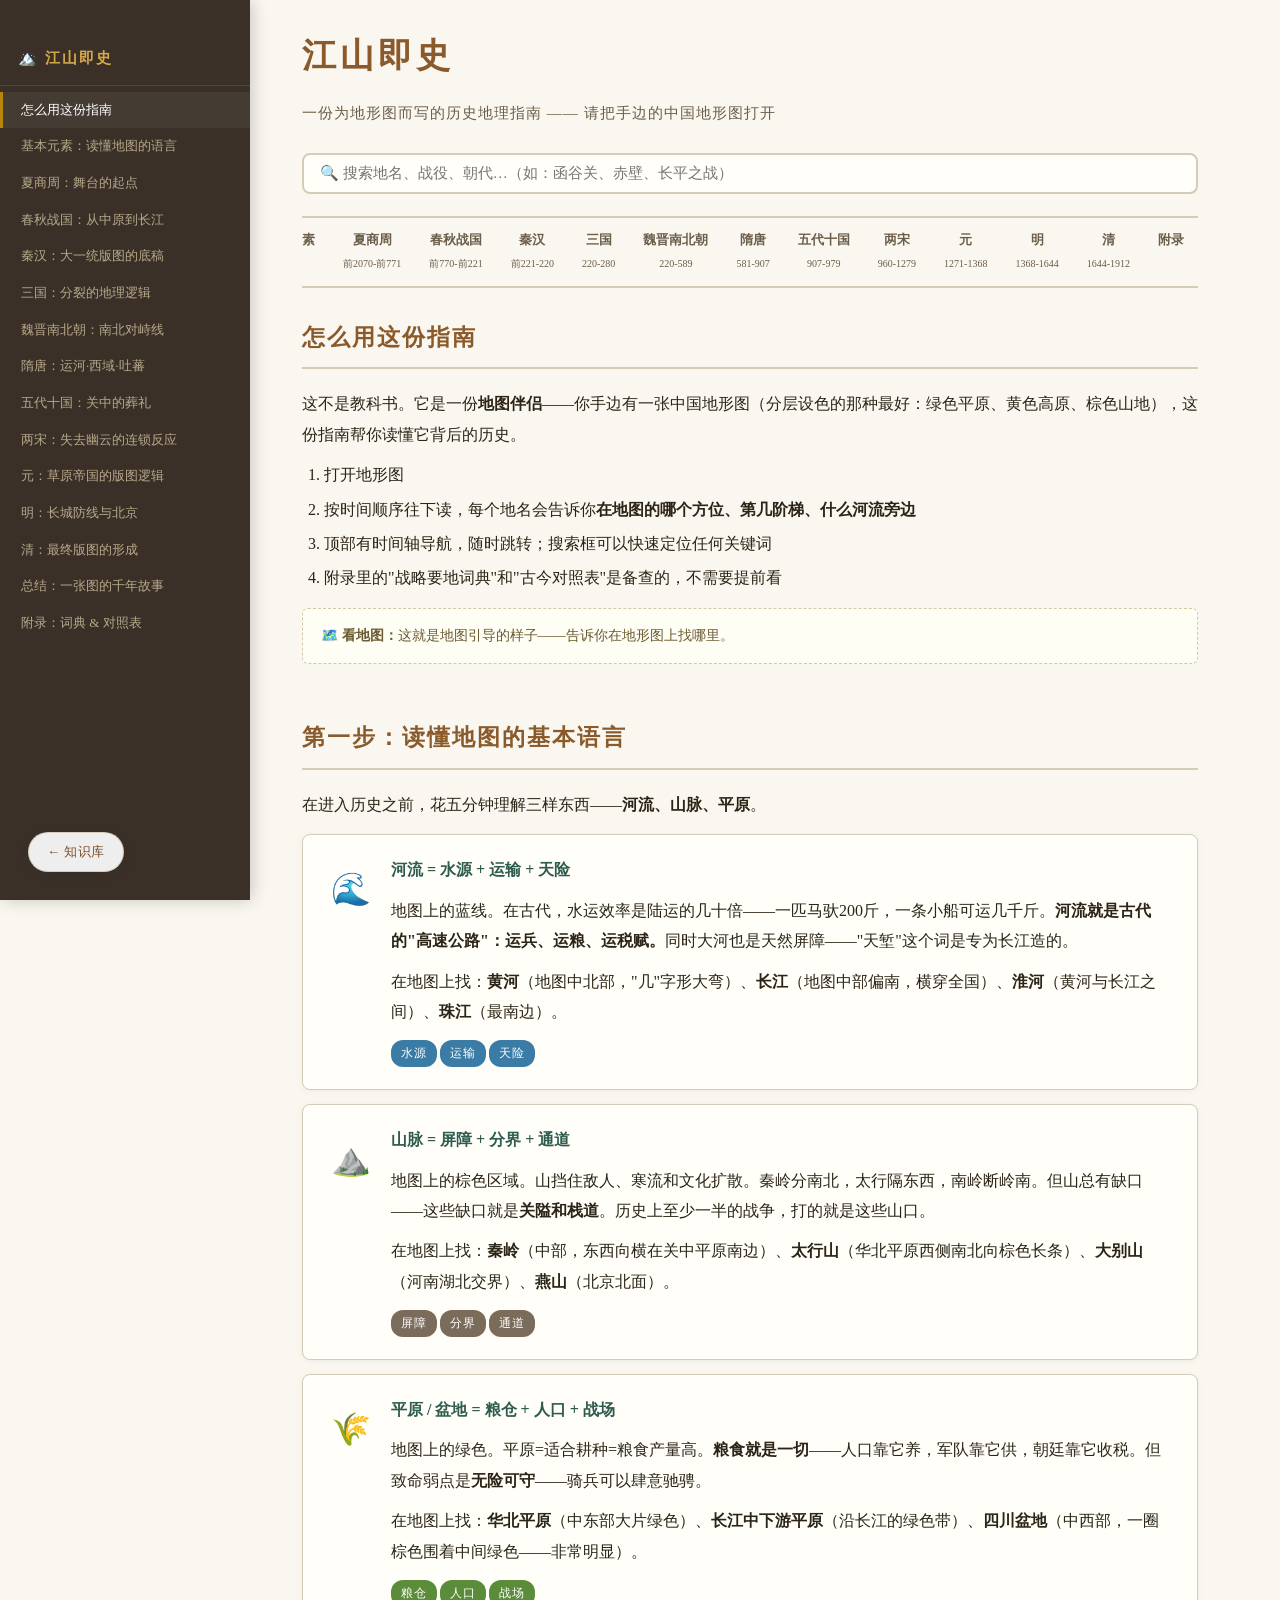
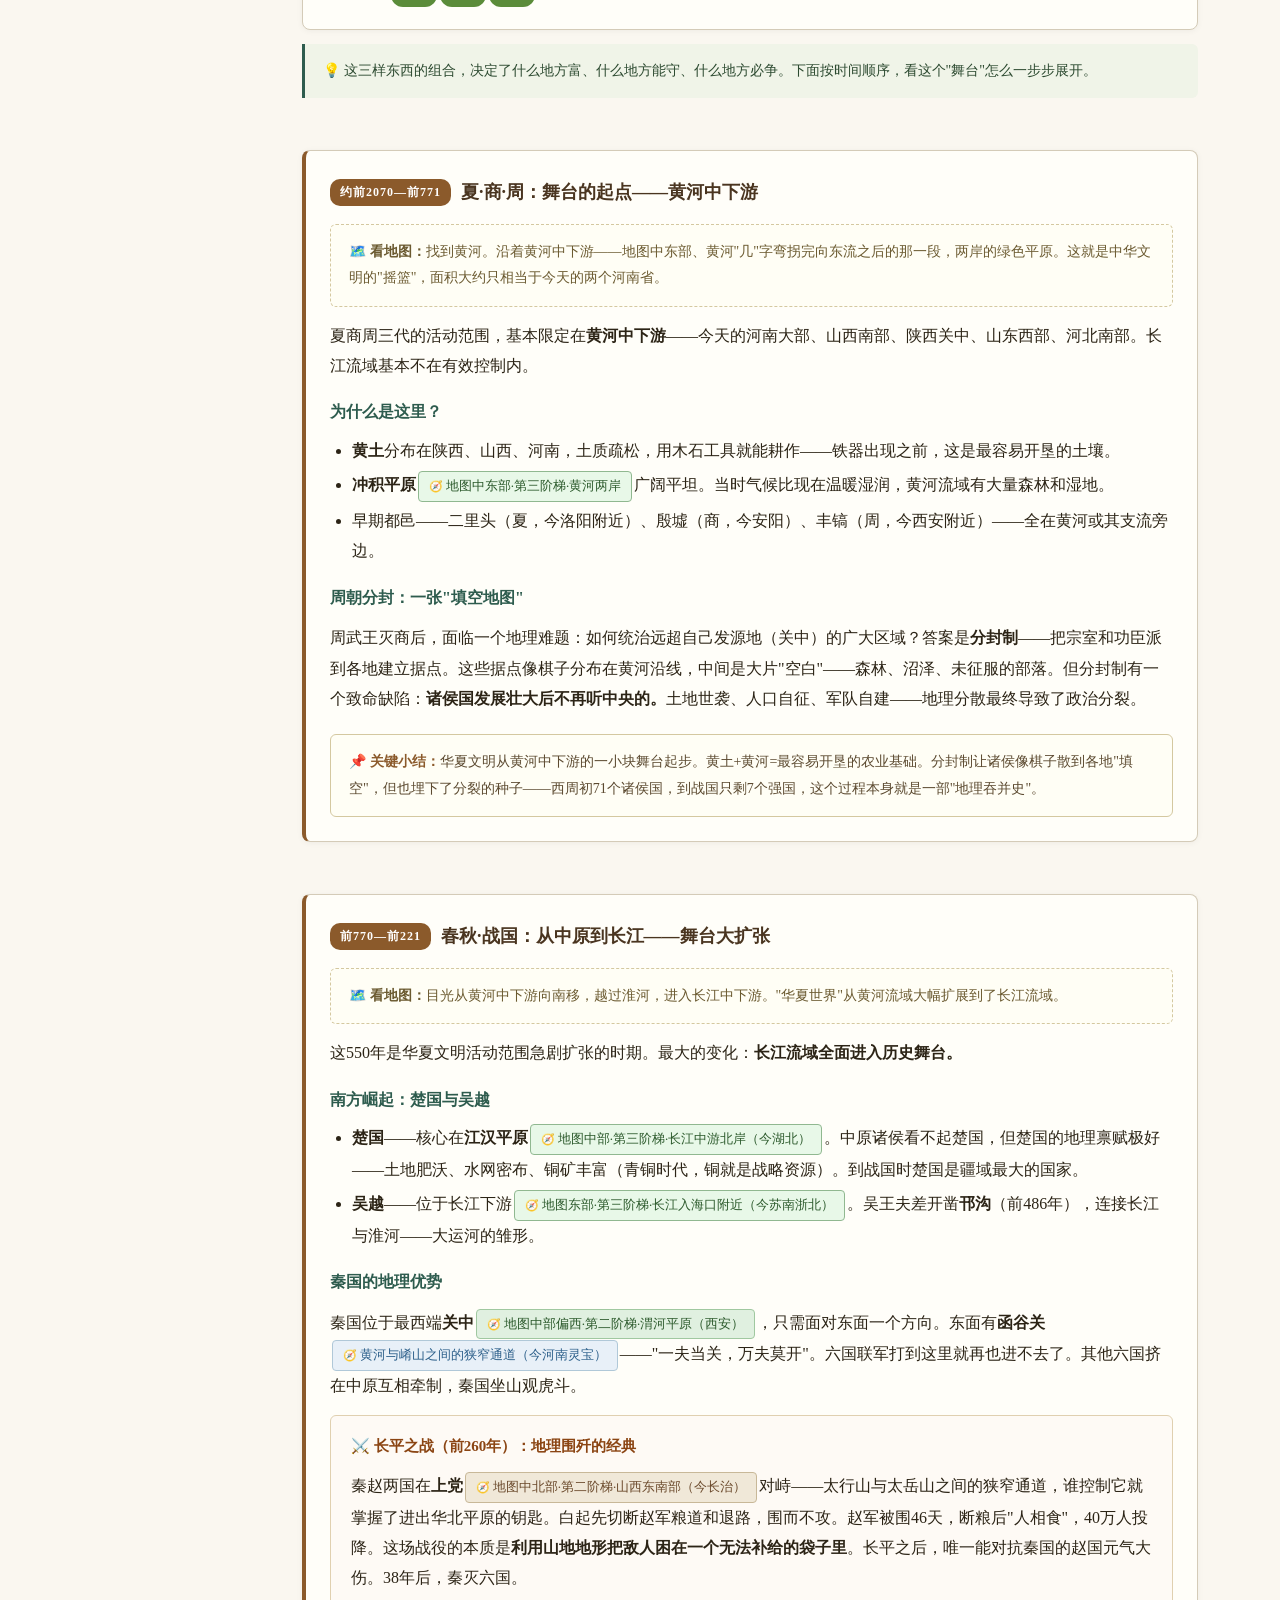
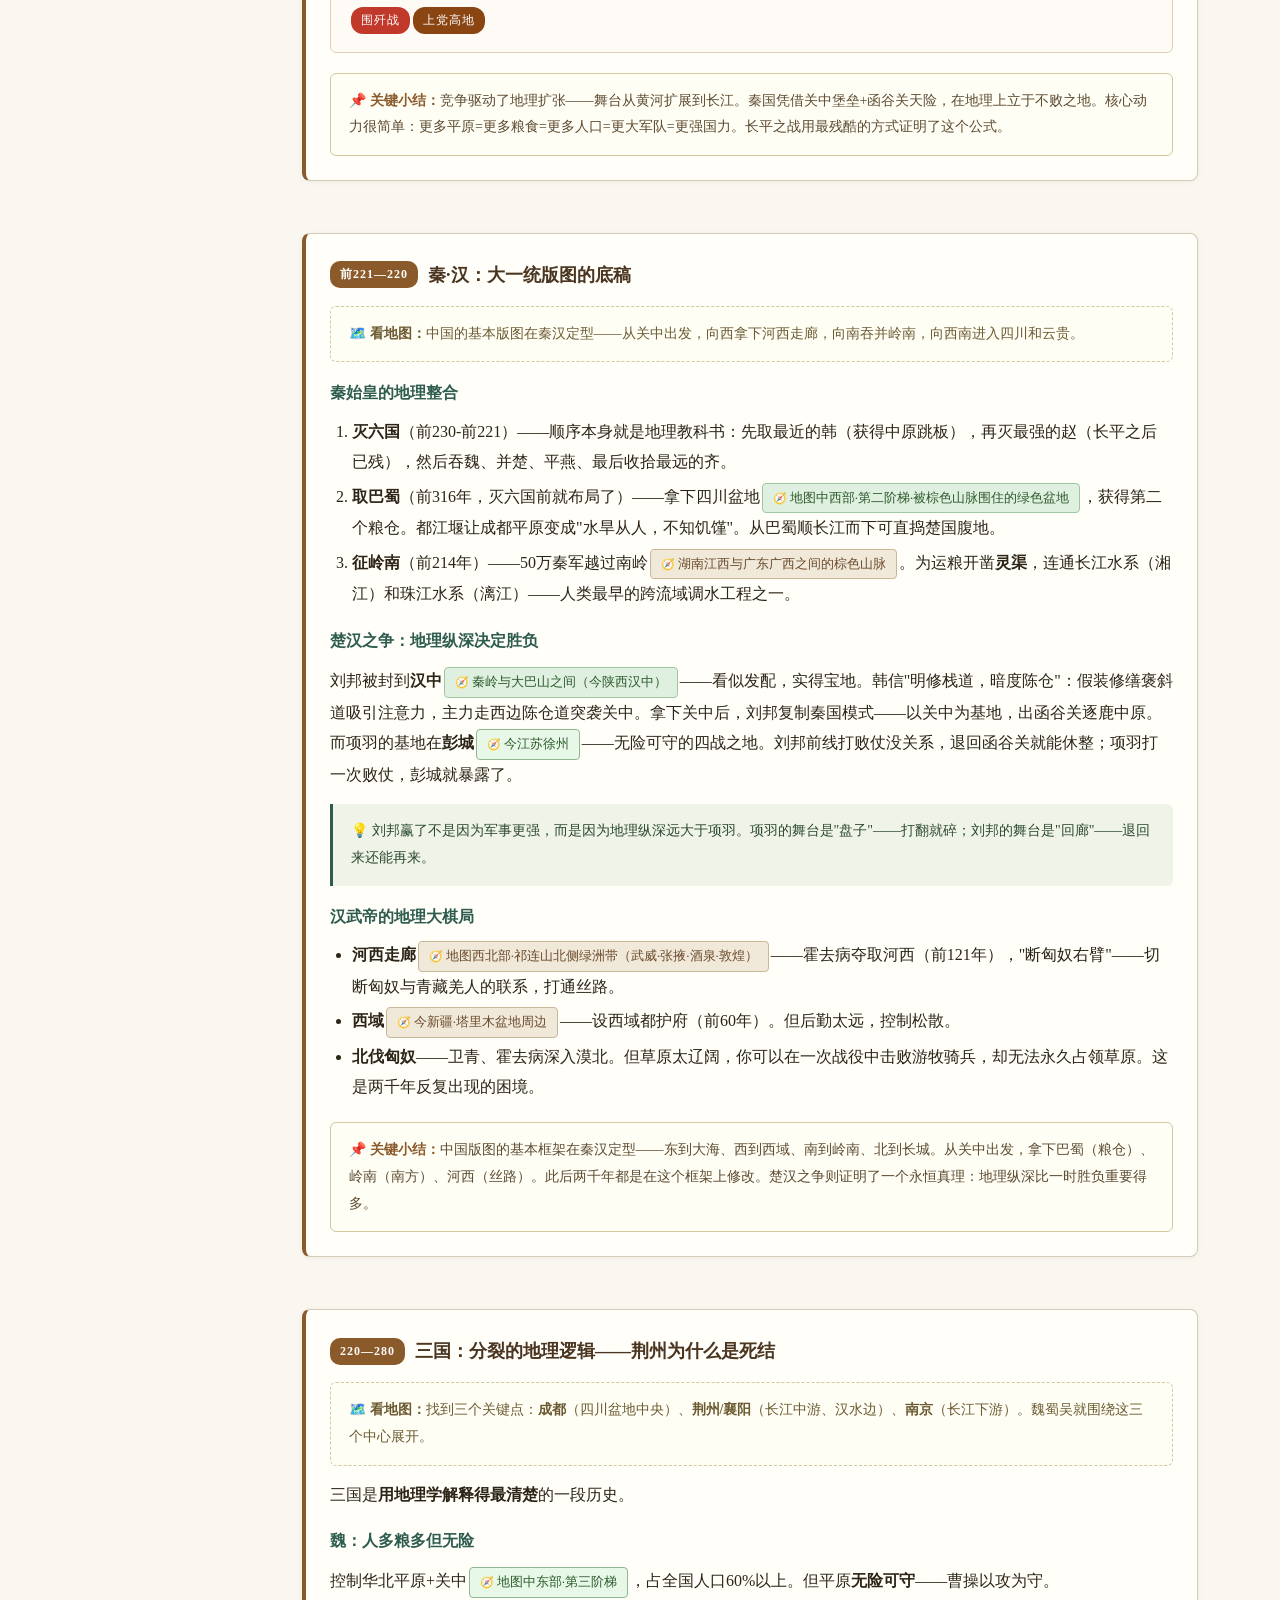
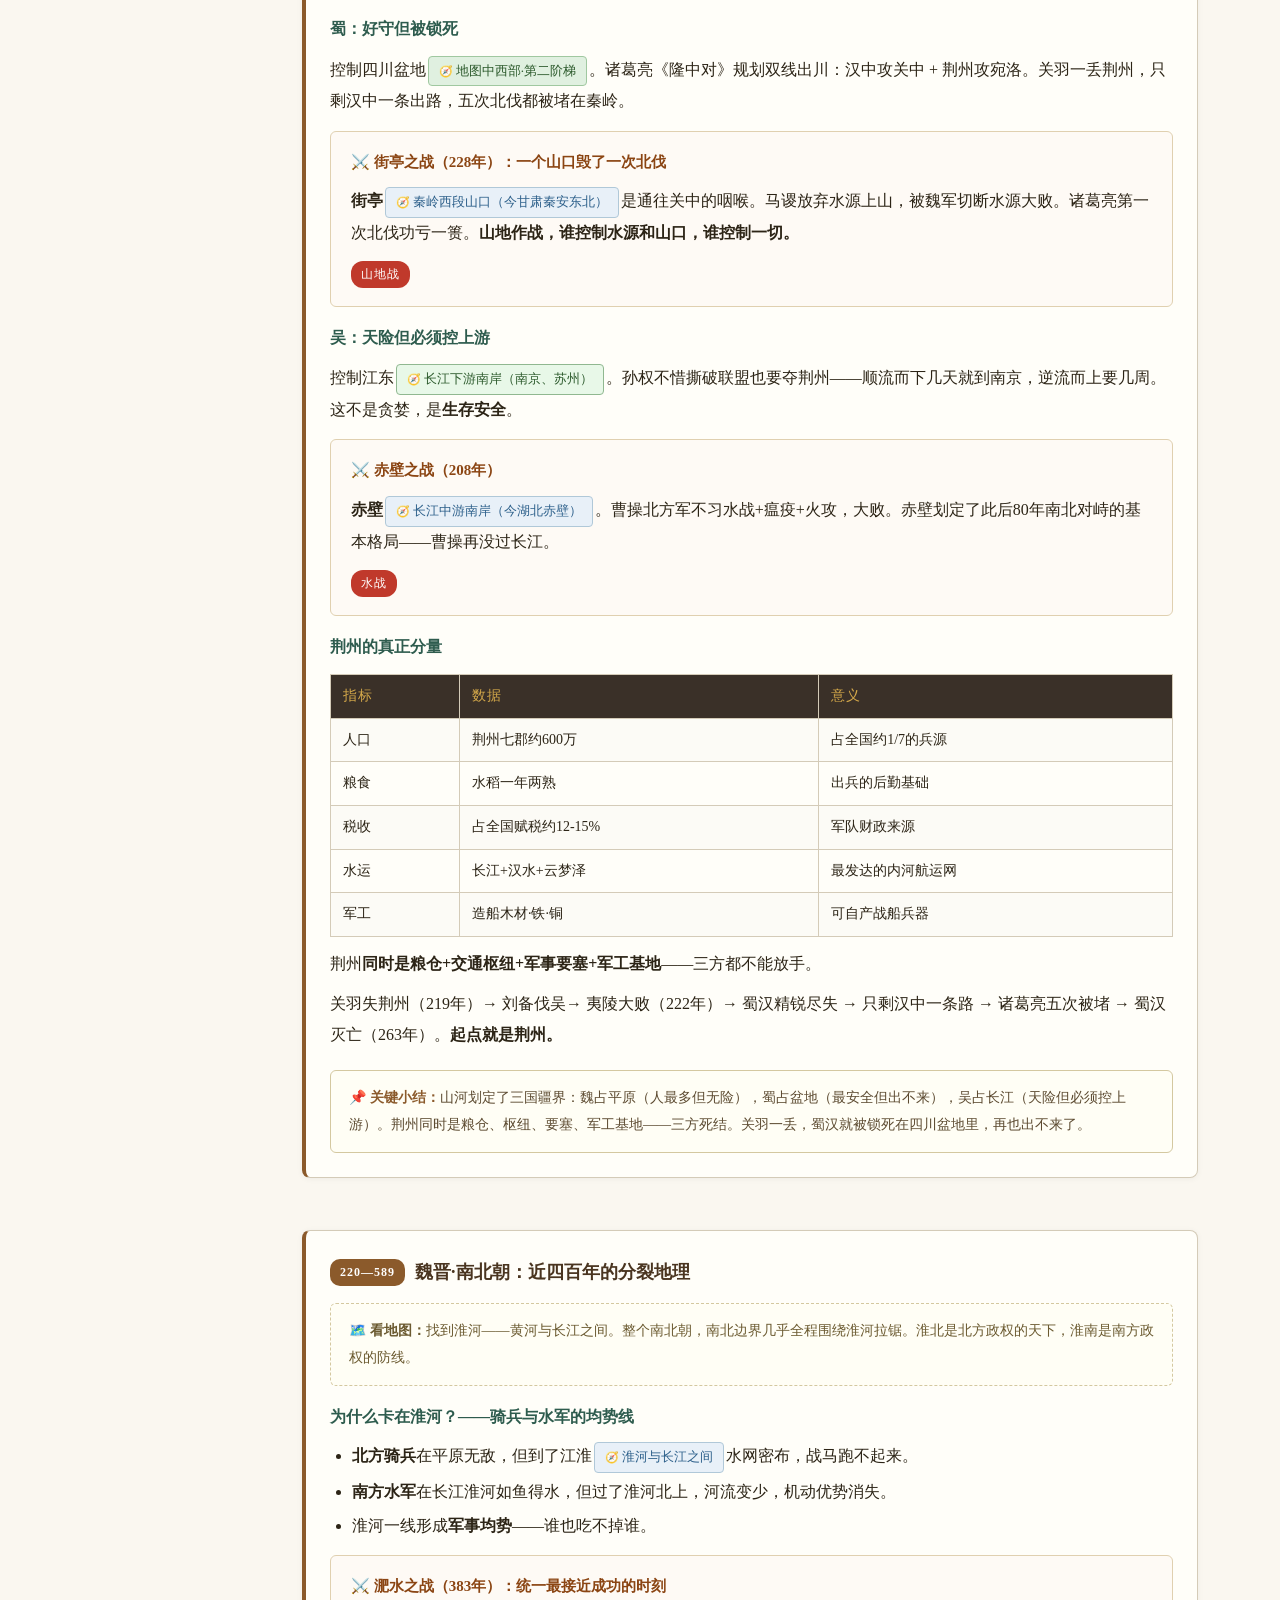
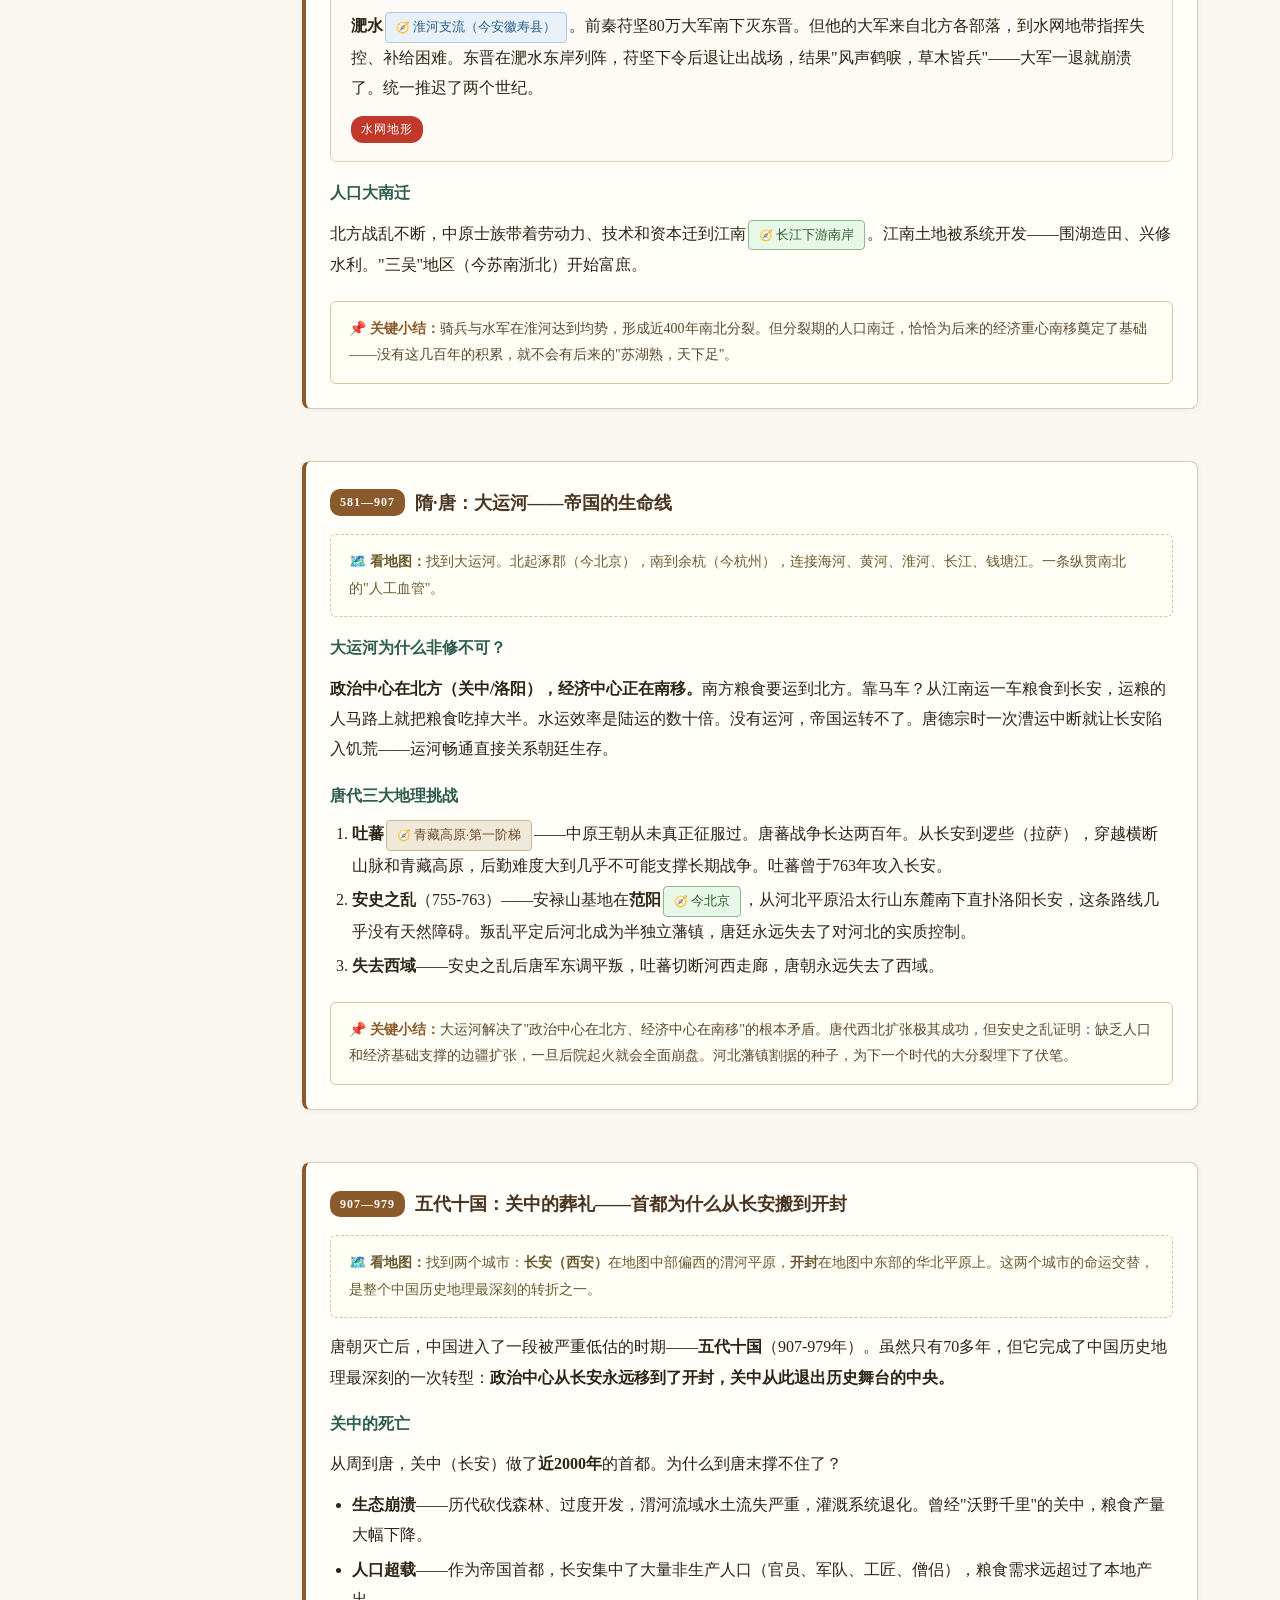
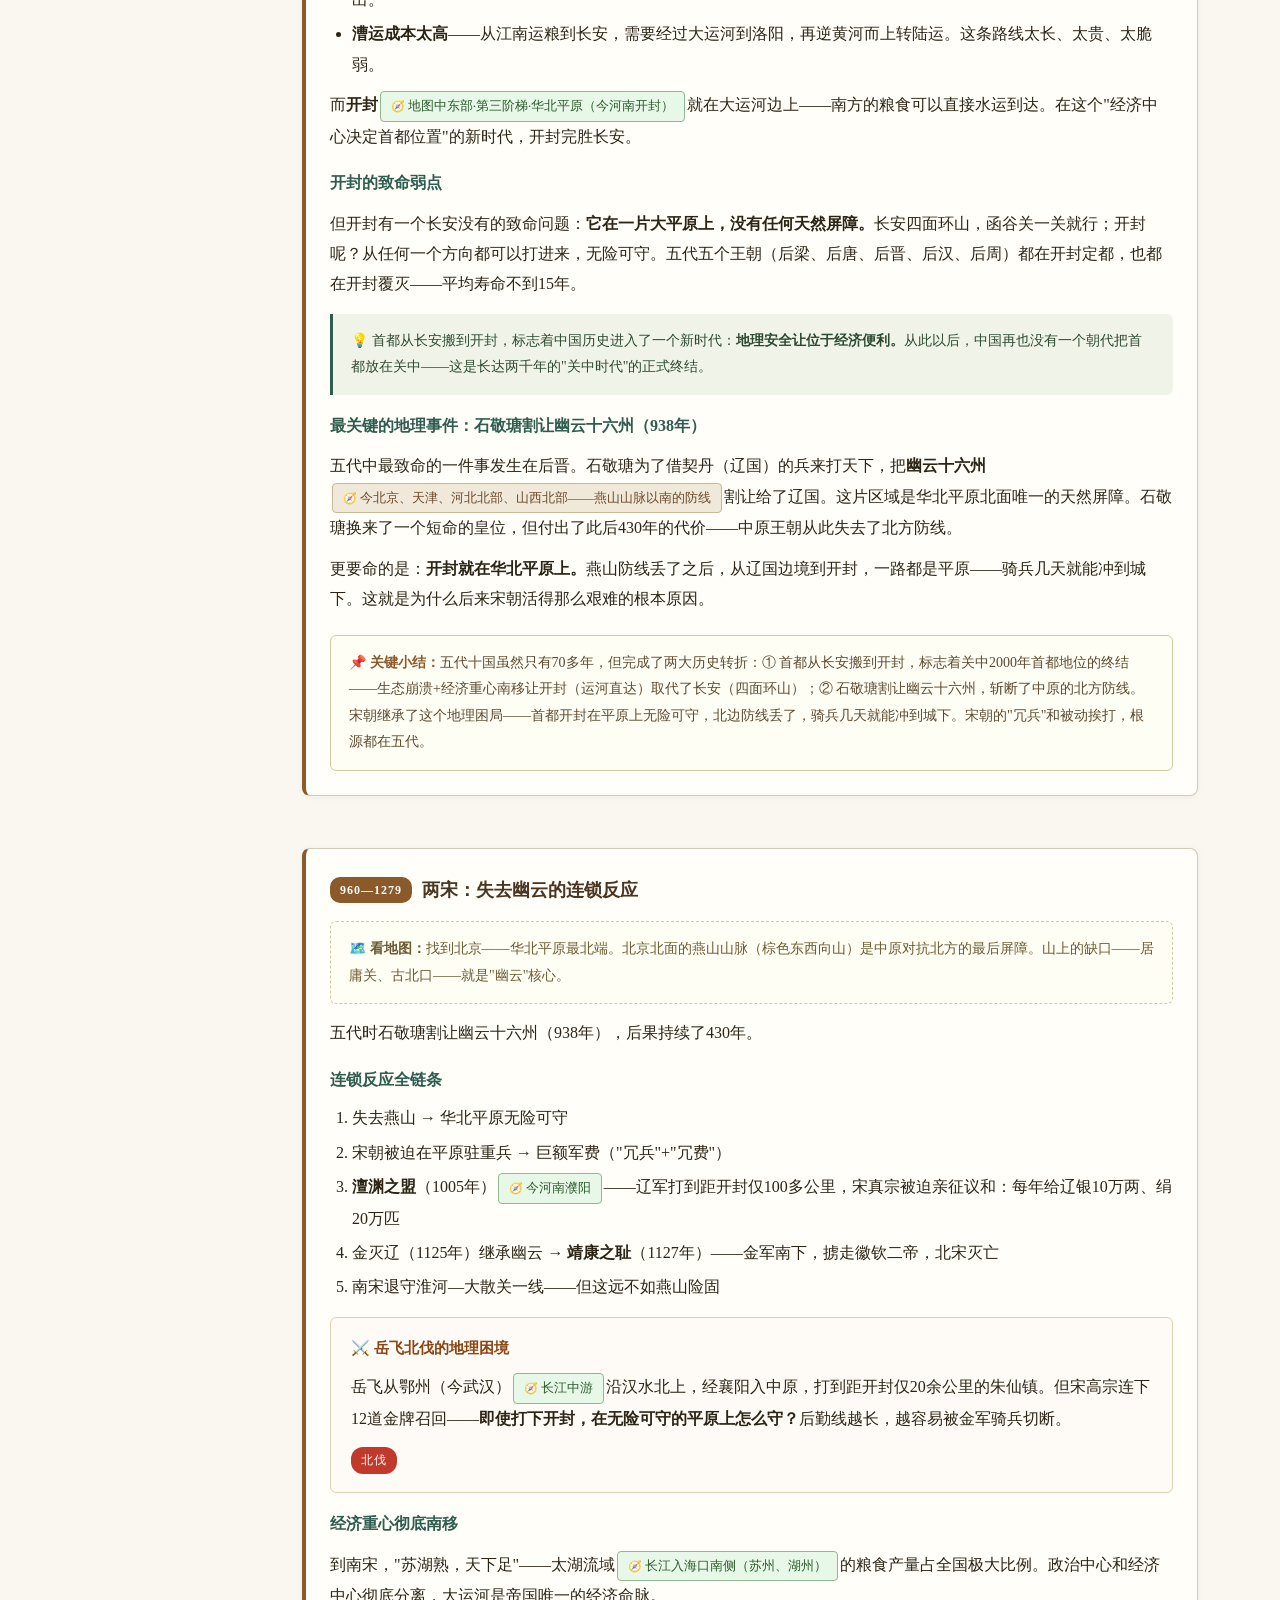
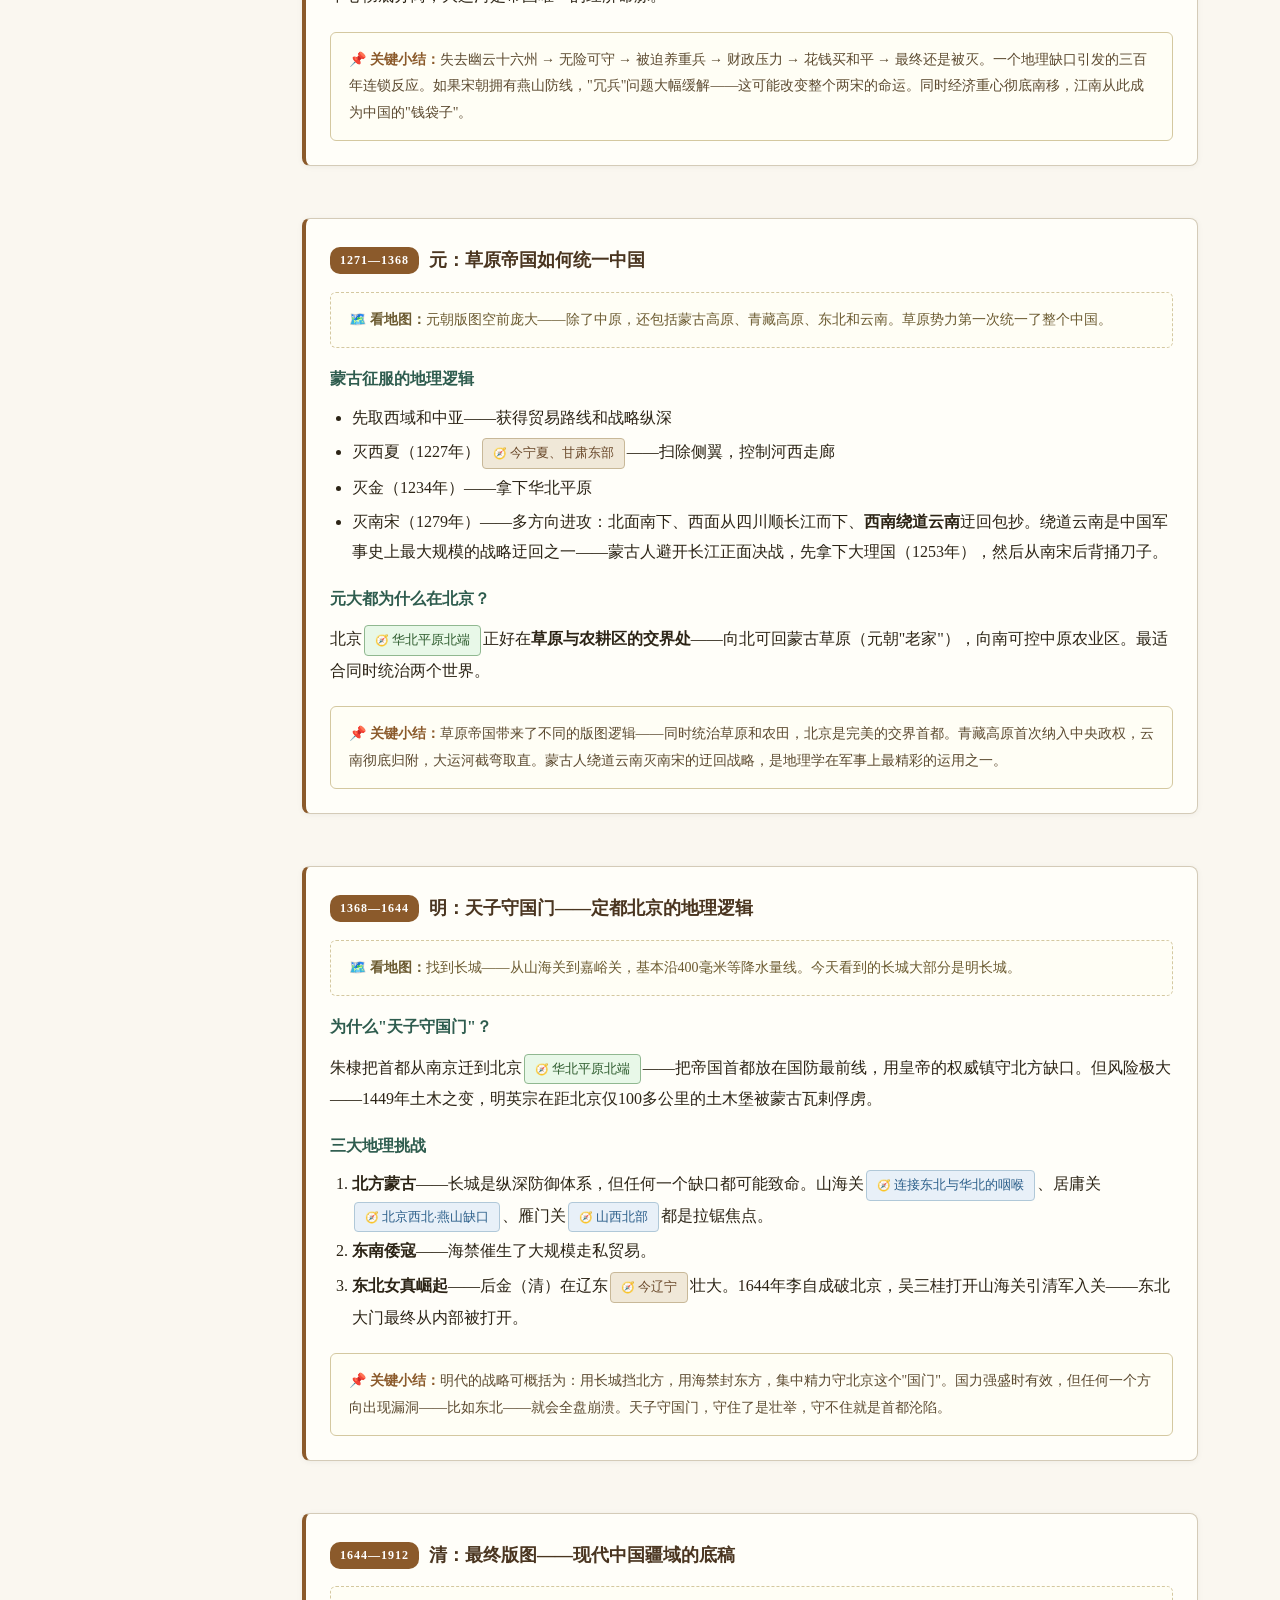
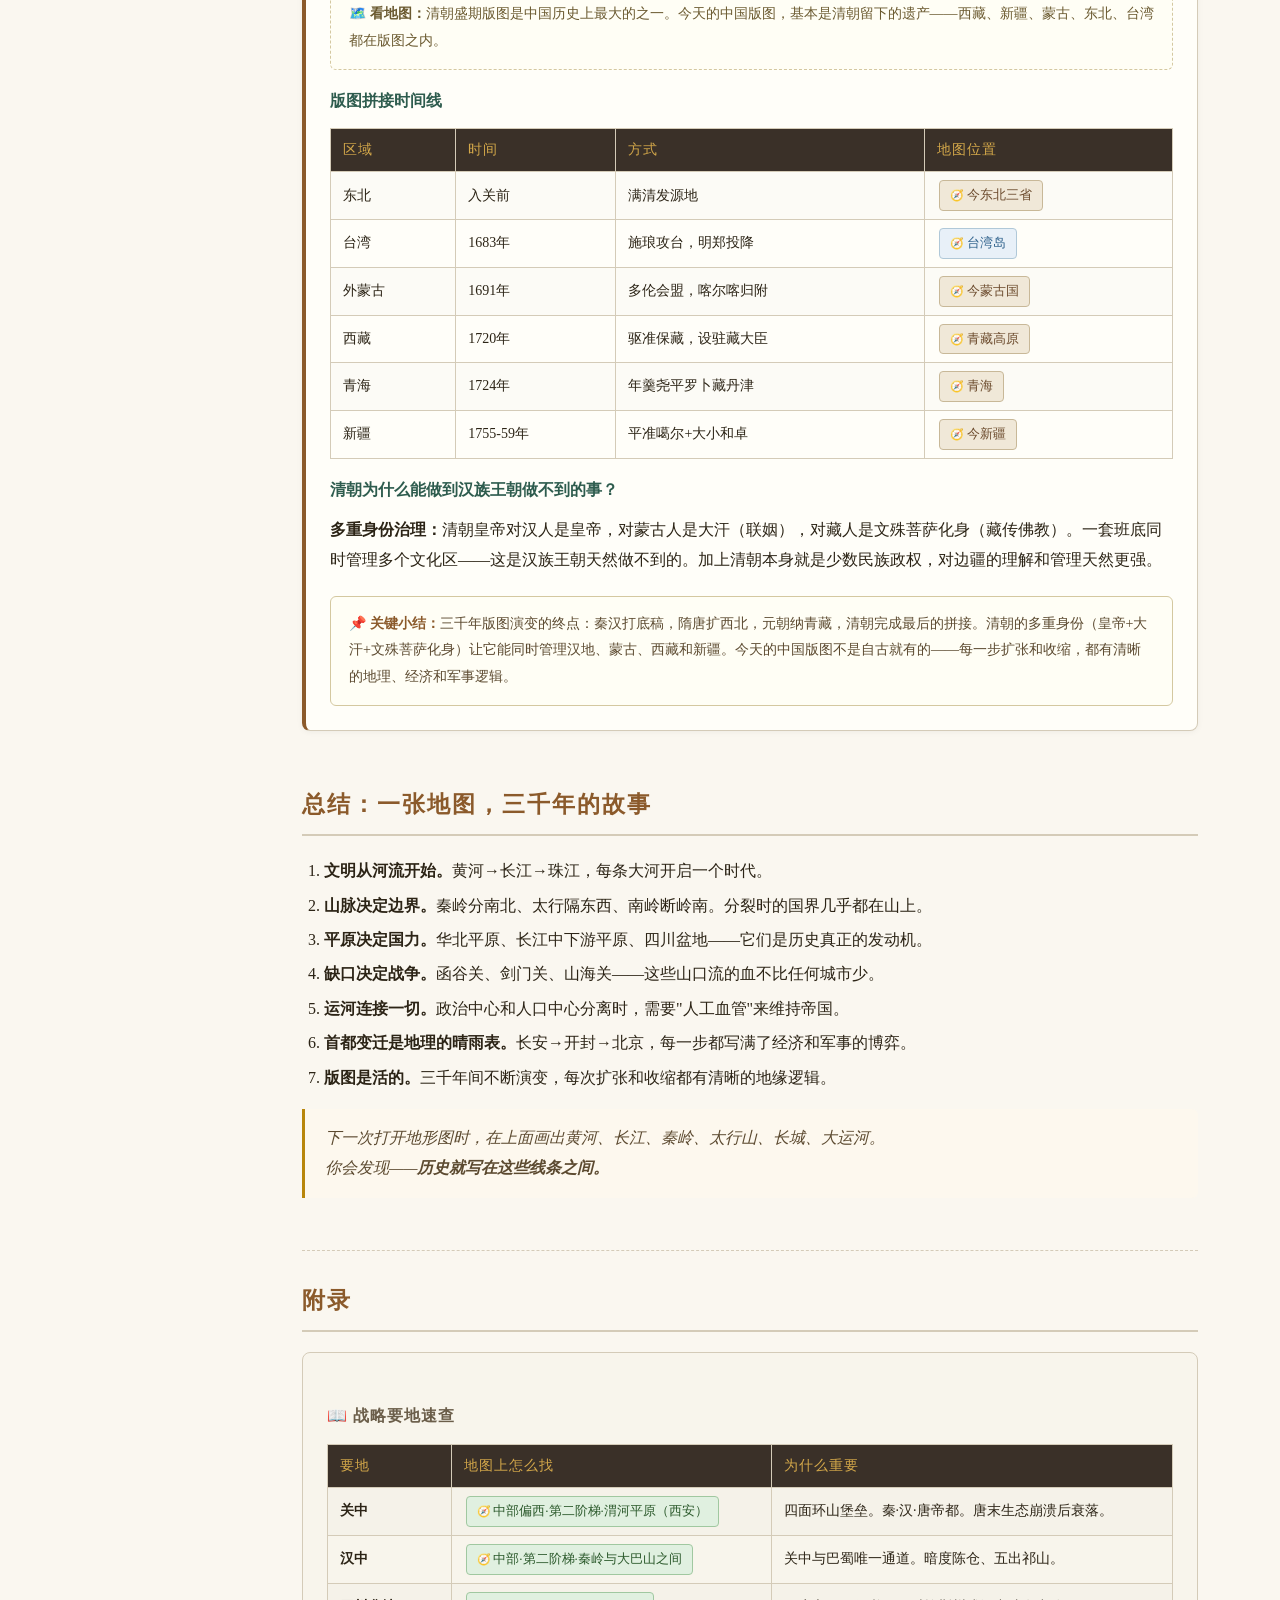
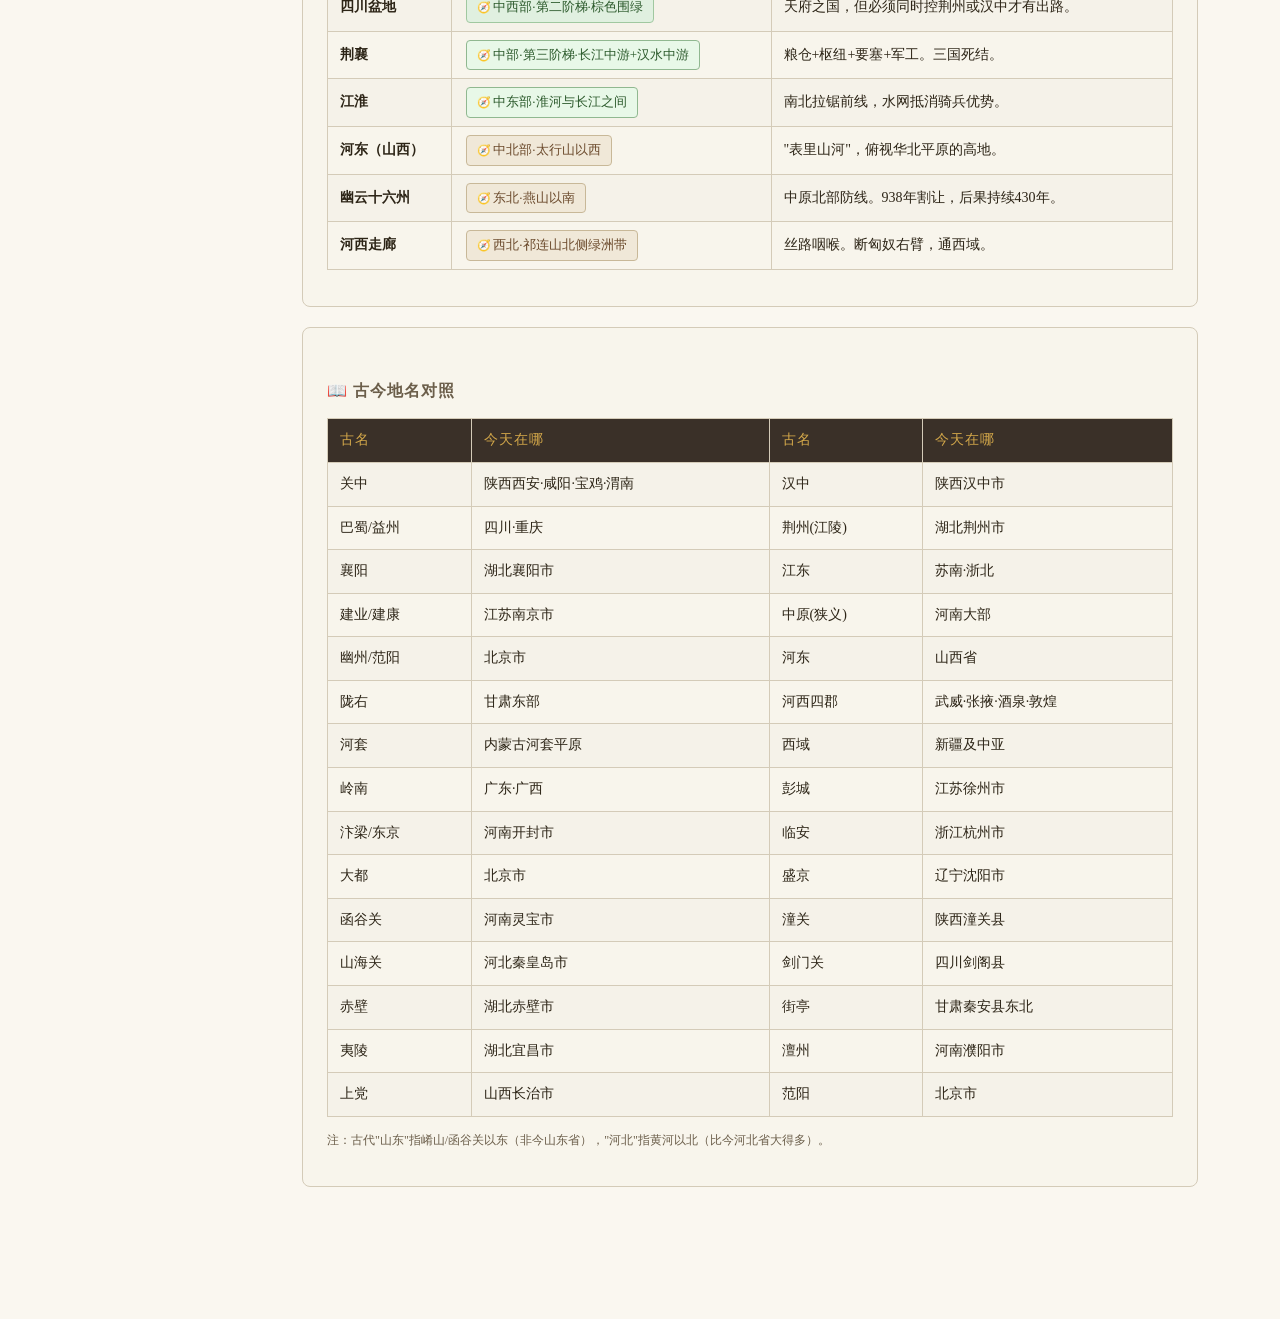
<file: kb/history-geo.html>
﻿<!DOCTYPE html>
<html lang="zh-CN">
<head>
<meta charset="UTF-8">
<meta name="viewport" content="width=device-width, initial-scale=1.0">
<title>江山即史 — 中国历史地理（地图伴侣）</title>
<meta name="description" content="江山即史，中国历史地理地图伴侣，用地理、交通、边疆和都城理解王朝演变。">
<link rel="canonical" href="https://dishu.online/kb/history-geo.html">
<meta property="og:type" content="article">
<meta property="og:site_name" content="地书">
<meta property="og:title" content="江山即史 — 中国历史地理（地图伴侣）">
<meta property="og:description" content="江山即史，中国历史地理地图伴侣，用地理、交通、边疆和都城理解王朝演变。">
<meta property="og:url" content="https://dishu.online/kb/history-geo.html">
<link rel="stylesheet" href="../assets/css/site.css">
<style>
:root {
  --bg: #faf7f0; --card: #fffef9; --text: #2c2416; --text-soft: #6b5e4a;
  --accent: #8b5a2b; --accent2: #2e5c4e; --accent3: #b8860b;
  --border: #d4cbb8; --shadow: 0 1px 6px rgba(0,0,0,0.05);
  --sidebar-w: 250px;
}
* { margin:0; padding:0; box-sizing:border-box; }
body {
  font-family: "Noto Serif SC","Source Han Serif SC","PingFang SC","Hiragino Sans GB","Microsoft YaHei",serif;
  background: var(--bg); color: var(--text); line-height:1.9; font-size:16px;
}
.sidebar {
  position:fixed; top:0; left:0; bottom:0; width:var(--sidebar-w);
  background:#3a3028; color:#d4cbb8; overflow-y:auto; z-index:10;
  padding:20px 0 32px; box-shadow:2px 0 16px rgba(0,0,0,0.2);
}
.sidebar h3 { padding:0 18px 12px; font-size:15px; letter-spacing:2px; color:#d4a84a; border-bottom:1px solid rgba(255,255,255,0.1); margin-bottom:6px; }
.sidebar nav a {
  display:block; padding:6px 18px; color:#b8a88a; text-decoration:none; font-size:13px;
  transition:all 0.2s; border-left:3px solid transparent;
}
.sidebar nav a:hover, .sidebar nav a.active { color:#fff; background:rgba(255,255,255,0.05); border-left-color:var(--accent3); }
.main { margin-left:var(--sidebar-w); padding:24px 52px 80px; max-width:1000px; }
h1 { font-size:34px; letter-spacing:4px; color:var(--accent); margin-bottom:4px; }
.subtitle { font-size:15px; color:var(--text-soft); margin-bottom:16px; letter-spacing:1px; }
section { margin-bottom:52px; scroll-margin-top:20px; }
h2 { font-size:23px; border-bottom:2px solid var(--border); padding-bottom:8px; margin-bottom:20px; color:var(--accent); letter-spacing:2px; }
h3 { font-size:18px; margin:24px 0 10px; color:#4a3520; }
h4 { font-size:16px; margin:16px 0 6px; color:var(--accent2); }
p { margin:10px 0; }
ul, ol { padding-left:22px; margin:8px 0; }
li { margin:4px 0; }

/* ── 搜索框 ── */
.search-wrap {
  position:sticky; top:0; z-index:8; background:var(--bg); padding:10px 0 14px; margin-bottom:8px;
}
.search-wrap input {
  width:100%; padding:10px 16px; font-size:15px; border:2px solid var(--border); border-radius:8px;
  background:var(--card); font-family:inherit; color:var(--text); outline:none; transition:0.2s;
}
.search-wrap input:focus { border-color:var(--accent); box-shadow:0 0 0 3px rgba(139,90,43,0.1); }
.search-info { font-size:12px; color:var(--text-soft); margin-top:4px; display:none; }
.search-info.visible { display:block; }
mark { background:#f5e6c8; padding:1px 3px; border-radius:2px; }
.card-hidden { display:none !important; }

/* ── 顶部时间轴 ── */
.timeline-bar {
  display:flex; align-items:stretch; gap:0; overflow-x:auto;
  border-top:2px solid var(--border); border-bottom:2px solid var(--border);
  padding:0; margin:0 0 28px; position:sticky; top:52px; z-index:7;
  background:var(--bg); scrollbar-width:thin;
}
.timeline-bar::-webkit-scrollbar { height:4px; }
.tl-node {
  flex-shrink:0; text-align:center; padding:10px 14px; font-size:13px;
  cursor:pointer; transition:0.2s; border-bottom:3px solid transparent;
  color:var(--text-soft); white-space:nowrap; text-decoration:none; user-select:none;
}
.tl-node:hover { background:#f0e8d8; color:var(--text); }
.tl-node.active { border-bottom-color:var(--accent); color:var(--accent); font-weight:700; }
.tl-node .tl-era { font-weight:700; }
.tl-node .tl-year { font-size:10px; display:block; margin-top:1px; }

.pos {
  display:inline-block; background:#e8f0f8; border:1px solid #b0c8d8; border-radius:4px;
  padding:2px 10px; font-size:13px; color:#2c5f8a; margin:0 2px;
}
.pos::before { content:"🧭 "; font-size:11px; }
.pos.basin { background:#e0f0e0; border-color:#a0c8a0; color:#2c5a2c; }
.pos.highland { background:#f0e8d8; border-color:#c8b898; color:#6b4a2c; }
.pos.plain { background:#e8f8e8; border-color:#90b890; color:#2c5a2c; }

.element-card {
  background:var(--card); border:1px solid var(--border); border-radius:8px;
  padding:20px 24px; margin:14px 0; box-shadow:var(--shadow);
  display:flex; gap:16px; align-items:flex-start;
}
.element-icon { font-size:32px; flex-shrink:0; width:48px; text-align:center; padding-top:4px; }
.element-body { flex:1; }
.element-body h4 { margin:0 0 6px; font-size:16px; }

.era-card {
  background:var(--card); border:1px solid var(--border); border-radius:8px;
  padding:24px; margin:20px 0; box-shadow:var(--shadow);
  border-left:4px solid var(--accent);
}
.era-card h3 { margin-top:0; display:flex; align-items:center; gap:10px; flex-wrap:wrap; }
.era-card h3 .era-tag {
  font-size:12px; background:var(--accent); color:#fff; padding:2px 10px; border-radius:10px;
  letter-spacing:1px; white-space:nowrap;
}

.map-guide {
  background:#fffef5; border:1px dashed #d4c8a0; border-radius:6px;
  padding:14px 18px; margin:14px 0; font-size:14px; color:#6b5a30;
}
.map-guide::before { content:"🗺️ 看地图："; font-weight:700; }

.battle-card {
  background:#fefaf5; border:1px solid #e0d0b0; border-radius:6px;
  padding:16px 20px; margin:14px 0;
}
.battle-card h4 { margin:0 0 8px; color:#8b4513; font-size:15px; }
.battle-card h4::before { content:"⚔️ "; }

.insight {
  background:#f0f4e8; border-left:3px solid var(--accent2); border-radius:0 6px 6px 0;
  padding:14px 18px; margin:14px 0; font-size:14px; color:#2c4a30;
}
.insight::before { content:"💡 "; font-weight:700; }

/* ── 关键小结 ── */
.era-summary {
  margin-top:20px; padding:14px 18px; background:#fffef5;
  border:1px solid #d4c8a0; border-radius:6px; font-size:14px; color:#5c4a30;
}
.era-summary::before { content:"📌 关键小结："; font-weight:700; color:var(--accent); }

blockquote {
  margin:16px 0; padding:14px 20px; background:#fdf8ee;
  border-left:3px solid var(--accent3); font-style:italic; color:#5c4a30;
  border-radius:0 6px 6px 0;
}
table { width:100%; border-collapse:collapse; margin:12px 0; font-size:14px; }
th, td { border:1px solid var(--border); padding:8px 12px; text-align:left; }
th { background:#3a3028; color:#d4a84a; font-weight:500; letter-spacing:1px; }
tr:nth-child(even) td { background:rgba(0,0,0,0.012); }
.appendix { background:#f8f5ec; border-radius:8px; padding:24px; margin:20px 0; border:1px solid var(--border); }
.appendix h3 { font-size:16px; letter-spacing:1px; color:var(--text-soft); }
.tag { display:inline-block; padding:2px 10px; border-radius:12px; font-size:12px; margin:2px 3px 2px 0; letter-spacing:1px; }
.tag.river { background:#3a7ca5; color:#fff; }
.tag.mountain { background:#7a6b5a; color:#fff; }
.tag.plain { background:#5b8c3a; color:#fff; }
.tag.pass { background:#8b4513; color:#fff; }
.tag.battle { background:#c0392b; color:#fff; }
.tag.econ { background:#b8860b; color:#fff; }

@media (max-width:800px) { .sidebar{display:none;} .main{margin-left:0;padding:20px;} .timeline-bar{top:0;} }
::-webkit-scrollbar { width:5px; } ::-webkit-scrollbar-thumb { background:#c4b99a; border-radius:3px; }
.highlight { background:linear-gradient(to top, #f5e6c8 40%, transparent 40%); padding:0 2px; }
hr.divider { border:none; border-top:1px dashed var(--border); margin:28px 0; }
</style>
<script src="../assets/js/site.js" defer></script>
</head>
<body>
<a href="../index.html" class="kb-back-btn">← 知识库</a>


<aside class="sidebar">
  <h3>🏔️ 江山即史</h3>
  <nav>
    <a href="#howto">怎么用这份指南</a>
    <a href="#elements">基本元素：读懂地图的语言</a>
    <a href="#era-xia">夏商周：舞台的起点</a>
    <a href="#era-spring">春秋战国：从中原到长江</a>
    <a href="#era-qinhan">秦汉：大一统版图的底稿</a>
    <a href="#era-three">三国：分裂的地理逻辑</a>
    <a href="#era-jin">魏晋南北朝：南北对峙线</a>
    <a href="#era-suitang">隋唐：运河·西域·吐蕃</a>
    <a href="#era-wudai">五代十国：关中的葬礼</a>
    <a href="#era-song">两宋：失去幽云的连锁反应</a>
    <a href="#era-yuan">元：草原帝国的版图逻辑</a>
    <a href="#era-ming">明：长城防线与北京</a>
    <a href="#era-qing">清：最终版图的形成</a>
    <a href="#summary">总结：一张图的千年故事</a>
    <a href="#appendix">附录：词典 &amp; 对照表</a>
  </nav>
</aside>

<main class="main">

<h1>江山即史</h1>
<p class="subtitle">一份为地形图而写的历史地理指南 —— 请把手边的中国地形图打开</p>

<!-- ═══════ SEARCH ═══════ -->
<div class="search-wrap">
  <input type="text" id="searchInput" placeholder="🔍 搜索地名、战役、朝代…（如：函谷关、赤壁、长平之战）" autocomplete="off">
  <div class="search-info" id="searchInfo"></div>
</div>

<!-- ═══════ TOP TIMELINE ═══════ -->
<div class="timeline-bar" id="timelineBar">
  <a class="tl-node" href="#howto"><span class="tl-era">指南</span></a>
  <a class="tl-node" href="#elements"><span class="tl-era">基本元素</span></a>
  <a class="tl-node" href="#era-xia"><span class="tl-era">夏商周</span><span class="tl-year">前2070-前771</span></a>
  <a class="tl-node" href="#era-spring"><span class="tl-era">春秋战国</span><span class="tl-year">前770-前221</span></a>
  <a class="tl-node" href="#era-qinhan"><span class="tl-era">秦汉</span><span class="tl-year">前221-220</span></a>
  <a class="tl-node" href="#era-three"><span class="tl-era">三国</span><span class="tl-year">220-280</span></a>
  <a class="tl-node" href="#era-jin"><span class="tl-era">魏晋南北朝</span><span class="tl-year">220-589</span></a>
  <a class="tl-node" href="#era-suitang"><span class="tl-era">隋唐</span><span class="tl-year">581-907</span></a>
  <a class="tl-node" href="#era-wudai"><span class="tl-era">五代十国</span><span class="tl-year">907-979</span></a>
  <a class="tl-node" href="#era-song"><span class="tl-era">两宋</span><span class="tl-year">960-1279</span></a>
  <a class="tl-node" href="#era-yuan"><span class="tl-era">元</span><span class="tl-year">1271-1368</span></a>
  <a class="tl-node" href="#era-ming"><span class="tl-era">明</span><span class="tl-year">1368-1644</span></a>
  <a class="tl-node" href="#era-qing"><span class="tl-era">清</span><span class="tl-year">1644-1912</span></a>
  <a class="tl-node" href="#appendix"><span class="tl-era">附录</span></a>
</div>

<!-- ═══════ HOW TO USE ═══════ -->
<section id="howto">
<h2>怎么用这份指南</h2>
<p>这不是教科书。它是一份<strong>地图伴侣</strong>——你手边有一张中国地形图（分层设色的那种最好：绿色平原、黄色高原、棕色山地），这份指南帮你读懂它背后的历史。</p>
<ol>
  <li>打开地形图</li>
  <li>按时间顺序往下读，每个地名会告诉你<strong>在地图的哪个方位、第几阶梯、什么河流旁边</strong></li>
  <li>顶部有时间轴导航，随时跳转；搜索框可以快速定位任何关键词</li>
  <li>附录里的"战略要地词典"和"古今对照表"是备查的，不需要提前看</li>
</ol>
<div class="map-guide">这就是地图引导的样子——告诉你在地形图上找哪里。</div>
</section>

<!-- ═══════ BASIC ELEMENTS ═══════ -->
<section id="elements">
<h2>第一步：读懂地图的基本语言</h2>
<p>在进入历史之前，花五分钟理解三样东西——<strong>河流、山脉、平原</strong>。</p>

<div class="element-card">
  <div class="element-icon">🌊</div>
  <div class="element-body">
    <h4>河流 = 水源 + 运输 + 天险</h4>
    <p>地图上的蓝线。在古代，水运效率是陆运的几十倍——一匹马驮200斤，一条小船可运几千斤。<strong>河流就是古代的"高速公路"：运兵、运粮、运税赋。</strong>同时大河也是天然屏障——"天堑"这个词是专为长江造的。</p>
    <p>在地图上找：<strong>黄河</strong>（地图中北部，"几"字形大弯）、<strong>长江</strong>（地图中部偏南，横穿全国）、<strong>淮河</strong>（黄河与长江之间）、<strong>珠江</strong>（最南边）。</p>
    <span class="tag river">水源</span><span class="tag river">运输</span><span class="tag river">天险</span>
  </div>
</div>

<div class="element-card">
  <div class="element-icon">⛰️</div>
  <div class="element-body">
    <h4>山脉 = 屏障 + 分界 + 通道</h4>
    <p>地图上的棕色区域。山挡住敌人、寒流和文化扩散。秦岭分南北，太行隔东西，南岭断岭南。但山总有缺口——这些缺口就是<strong>关隘和栈道</strong>。历史上至少一半的战争，打的就是这些山口。</p>
    <p>在地图上找：<strong>秦岭</strong>（中部，东西向横在关中平原南边）、<strong>太行山</strong>（华北平原西侧南北向棕色长条）、<strong>大别山</strong>（河南湖北交界）、<strong>燕山</strong>（北京北面）。</p>
    <span class="tag mountain">屏障</span><span class="tag mountain">分界</span><span class="tag mountain">通道</span>
  </div>
</div>

<div class="element-card">
  <div class="element-icon">🌾</div>
  <div class="element-body">
    <h4>平原 / 盆地 = 粮仓 + 人口 + 战场</h4>
    <p>地图上的绿色。平原=适合耕种=粮食产量高。<strong>粮食就是一切</strong>——人口靠它养，军队靠它供，朝廷靠它收税。但致命弱点是<strong>无险可守</strong>——骑兵可以肆意驰骋。</p>
    <p>在地图上找：<strong>华北平原</strong>（中东部大片绿色）、<strong>长江中下游平原</strong>（沿长江的绿色带）、<strong>四川盆地</strong>（中西部，一圈棕色围着中间绿色——非常明显）。</p>
    <span class="tag plain">粮仓</span><span class="tag plain">人口</span><span class="tag plain">战场</span>
  </div>
</div>

<div class="insight">这三样东西的组合，决定了什么地方富、什么地方能守、什么地方必争。下面按时间顺序，看这个"舞台"怎么一步步展开。</div>
</section>

<!-- ═══════ 夏商周 ═══════ -->
<section>
<div class="era-card" id="era-xia">
  <h3><span class="era-tag">约前2070—前771</span> 夏·商·周：舞台的起点——黄河中下游</h3>
  <div class="map-guide">找到黄河。沿着黄河中下游——地图中东部、黄河"几"字弯拐完向东流之后的那一段，两岸的绿色平原。这就是中华文明的"摇篮"，面积大约只相当于今天的两个河南省。</div>

  <p>夏商周三代的活动范围，基本限定在<strong>黄河中下游</strong>——今天的河南大部、山西南部、陕西关中、山东西部、河北南部。长江流域基本不在有效控制内。</p>

  <h4>为什么是这里？</h4>
  <ul>
    <li><strong>黄土</strong>分布在陕西、山西、河南，土质疏松，用木石工具就能耕作——铁器出现之前，这是最容易开垦的土壤。</li>
    <li><strong>冲积平原</strong><span class="pos plain">地图中东部·第三阶梯·黄河两岸</span>广阔平坦。当时气候比现在温暖湿润，黄河流域有大量森林和湿地。</li>
    <li>早期都邑——二里头（夏，今洛阳附近）、殷墟（商，今安阳）、丰镐（周，今西安附近）——全在黄河或其支流旁边。</li>
  </ul>

  <h4>周朝分封：一张"填空地图"</h4>
  <p>周武王灭商后，面临一个地理难题：如何统治远超自己发源地（关中）的广大区域？答案是<strong>分封制</strong>——把宗室和功臣派到各地建立据点。这些据点像棋子分布在黄河沿线，中间是大片"空白"——森林、沼泽、未征服的部落。但分封制有一个致命缺陷：<strong>诸侯国发展壮大后不再听中央的。</strong>土地世袭、人口自征、军队自建——地理分散最终导致了政治分裂。</p>

  <div class="era-summary">华夏文明从黄河中下游的一小块舞台起步。黄土+黄河=最容易开垦的农业基础。分封制让诸侯像棋子散到各地"填空"，但也埋下了分裂的种子——西周初71个诸侯国，到战国只剩7个强国，这个过程本身就是一部"地理吞并史"。</div>
</div>
</section>

<!-- ═══════ 春秋战国 ═══════ -->
<section>
<div class="era-card" id="era-spring">
  <h3><span class="era-tag">前770—前221</span> 春秋·战国：从中原到长江——舞台大扩张</h3>
  <div class="map-guide">目光从黄河中下游向南移，越过淮河，进入长江中下游。"华夏世界"从黄河流域大幅扩展到了长江流域。</div>

  <p>这550年是华夏文明活动范围急剧扩张的时期。最大的变化：<strong>长江流域全面进入历史舞台。</strong></p>

  <h4>南方崛起：楚国与吴越</h4>
  <ul>
    <li><strong>楚国</strong>——核心在<strong>江汉平原</strong><span class="pos plain">地图中部·第三阶梯·长江中游北岸（今湖北）</span>。中原诸侯看不起楚国，但楚国的地理禀赋极好——土地肥沃、水网密布、铜矿丰富（青铜时代，铜就是战略资源）。到战国时楚国是疆域最大的国家。</li>
    <li><strong>吴越</strong>——位于长江下游<span class="pos plain">地图东部·第三阶梯·长江入海口附近（今苏南浙北）</span>。吴王夫差开凿<strong>邗沟</strong>（前486年），连接长江与淮河——大运河的雏形。</li>
  </ul>

  <h4>秦国的地理优势</h4>
  <p>秦国位于最西端<strong>关中</strong><span class="pos basin">地图中部偏西·第二阶梯·渭河平原（西安）</span>，只需面对东面一个方向。东面有<strong>函谷关</strong><span class="pos pass">黄河与崤山之间的狭窄通道（今河南灵宝）</span>——"一夫当关，万夫莫开"。六国联军打到这里就再也进不去了。其他六国挤在中原互相牵制，秦国坐山观虎斗。</p>

  <div class="battle-card">
    <h4>长平之战（前260年）：地理围歼的经典</h4>
    <p>秦赵两国在<strong>上党</strong><span class="pos highland">地图中北部·第二阶梯·山西东南部（今长治）</span>对峙——太行山与太岳山之间的狭窄通道，谁控制它就掌握了进出华北平原的钥匙。白起先切断赵军粮道和退路，围而不攻。赵军被围46天，断粮后"人相食"，40万人投降。这场战役的本质是<strong>利用山地地形把敌人困在一个无法补给的袋子里</strong>。长平之后，唯一能对抗秦国的赵国元气大伤。38年后，秦灭六国。</p>
    <span class="tag battle">围歼战</span><span class="tag pass">上党高地</span>
  </div>

  <div class="era-summary">竞争驱动了地理扩张——舞台从黄河扩展到长江。秦国凭借关中堡垒+函谷关天险，在地理上立于不败之地。核心动力很简单：更多平原=更多粮食=更多人口=更大军队=更强国力。长平之战用最残酷的方式证明了这个公式。</div>
</div>
</section>

<!-- ═══════ 秦汉 ═══════ -->
<section>
<div class="era-card" id="era-qinhan">
  <h3><span class="era-tag">前221—220</span> 秦·汉：大一统版图的底稿</h3>
  <div class="map-guide">中国的基本版图在秦汉定型——从关中出发，向西拿下河西走廊，向南吞并岭南，向西南进入四川和云贵。</div>

  <h4>秦始皇的地理整合</h4>
  <ol>
    <li><strong>灭六国</strong>（前230-前221）——顺序本身就是地理教科书：先取最近的韩（获得中原跳板），再灭最强的赵（长平之后已残），然后吞魏、并楚、平燕、最后收拾最远的齐。</li>
    <li><strong>取巴蜀</strong>（前316年，灭六国前就布局了）——拿下四川盆地<span class="pos basin">地图中西部·第二阶梯·被棕色山脉围住的绿色盆地</span>，获得第二个粮仓。都江堰让成都平原变成"水旱从人，不知饥馑"。从巴蜀顺长江而下可直捣楚国腹地。</li>
    <li><strong>征岭南</strong>（前214年）——50万秦军越过南岭<span class="pos highland">湖南江西与广东广西之间的棕色山脉</span>。为运粮开凿<strong>灵渠</strong>，连通长江水系（湘江）和珠江水系（漓江）——人类最早的跨流域调水工程之一。</li>
  </ol>

  <h4>楚汉之争：地理纵深决定胜负</h4>
  <p>刘邦被封到<strong>汉中</strong><span class="pos basin">秦岭与大巴山之间（今陕西汉中）</span>——看似发配，实得宝地。韩信"明修栈道，暗度陈仓"：假装修缮褒斜道吸引注意力，主力走西边陈仓道突袭关中。拿下关中后，刘邦复制秦国模式——以关中为基地，出函谷关逐鹿中原。而项羽的基地在<strong>彭城</strong><span class="pos plain">今江苏徐州</span>——无险可守的四战之地。刘邦前线打败仗没关系，退回函谷关就能休整；项羽打一次败仗，彭城就暴露了。</p>

  <div class="insight">刘邦赢了不是因为军事更强，而是因为地理纵深远大于项羽。项羽的舞台是"盘子"——打翻就碎；刘邦的舞台是"回廊"——退回来还能再来。</div>

  <h4>汉武帝的地理大棋局</h4>
  <ul>
    <li><strong>河西走廊</strong><span class="pos highland">地图西北部·祁连山北侧绿洲带（武威·张掖·酒泉·敦煌）</span>——霍去病夺取河西（前121年），"断匈奴右臂"——切断匈奴与青藏羌人的联系，打通丝路。</li>
    <li><strong>西域</strong><span class="pos highland">今新疆·塔里木盆地周边</span>——设西域都护府（前60年）。但后勤太远，控制松散。</li>
    <li><strong>北伐匈奴</strong>——卫青、霍去病深入漠北。但草原太辽阔，你可以在一次战役中击败游牧骑兵，却无法永久占领草原。这是两千年反复出现的困境。</li>
  </ul>

  <div class="era-summary">中国版图的基本框架在秦汉定型——东到大海、西到西域、南到岭南、北到长城。从关中出发，拿下巴蜀（粮仓）、岭南（南方）、河西（丝路）。此后两千年都是在这个框架上修改。楚汉之争则证明了一个永恒真理：地理纵深比一时胜负重要得多。</div>
</div>
</section>

<!-- ═══════ 三国 ═══════ -->
<section>
<div class="era-card" id="era-three">
  <h3><span class="era-tag">220—280</span> 三国：分裂的地理逻辑——荆州为什么是死结</h3>
  <div class="map-guide">找到三个关键点：<strong>成都</strong>（四川盆地中央）、<strong>荆州/襄阳</strong>（长江中游、汉水边）、<strong>南京</strong>（长江下游）。魏蜀吴就围绕这三个中心展开。</div>

  <p>三国是<strong>用地理学解释得最清楚</strong>的一段历史。</p>

  <h4>魏：人多粮多但无险</h4>
  <p>控制华北平原+关中<span class="pos plain">地图中东部·第三阶梯</span>，占全国人口60%以上。但平原<strong>无险可守</strong>——曹操以攻为守。</p>

  <h4>蜀：好守但被锁死</h4>
  <p>控制四川盆地<span class="pos basin">地图中西部·第二阶梯</span>。诸葛亮《隆中对》规划双线出川：汉中攻关中 + 荆州攻宛洛。关羽一丢荆州，只剩汉中一条出路，五次北伐都被堵在秦岭。</p>

  <div class="battle-card">
    <h4>街亭之战（228年）：一个山口毁了一次北伐</h4>
    <p><strong>街亭</strong><span class="pos pass">秦岭西段山口（今甘肃秦安东北）</span>是通往关中的咽喉。马谡放弃水源上山，被魏军切断水源大败。诸葛亮第一次北伐功亏一篑。<strong>山地作战，谁控制水源和山口，谁控制一切。</strong></p>
    <span class="tag battle">山地战</span>
  </div>

  <h4>吴：天险但必须控上游</h4>
  <p>控制江东<span class="pos plain">长江下游南岸（南京、苏州）</span>。孙权不惜撕破联盟也要夺荆州——顺流而下几天就到南京，逆流而上要几周。这不是贪婪，是<strong>生存安全</strong>。</p>

  <div class="battle-card">
    <h4>赤壁之战（208年）</h4>
    <p><strong>赤壁</strong><span class="pos river">长江中游南岸（今湖北赤壁）</span>。曹操北方军不习水战+瘟疫+火攻，大败。赤壁划定了此后80年南北对峙的基本格局——曹操再没过长江。</p>
    <span class="tag battle">水战</span>
  </div>

  <h4>荆州的真正分量</h4>
  <table>
    <tr><th>指标</th><th>数据</th><th>意义</th></tr>
    <tr><td>人口</td><td>荆州七郡约600万</td><td>占全国约1/7的兵源</td></tr>
    <tr><td>粮食</td><td>水稻一年两熟</td><td>出兵的后勤基础</td></tr>
    <tr><td>税收</td><td>占全国赋税约12-15%</td><td>军队财政来源</td></tr>
    <tr><td>水运</td><td>长江+汉水+云梦泽</td><td>最发达的内河航运网</td></tr>
    <tr><td>军工</td><td>造船木材·铁·铜</td><td>可自产战船兵器</td></tr>
  </table>
  <p>荆州<strong>同时是粮仓+交通枢纽+军事要塞+军工基地</strong>——三方都不能放手。</p>
  <p>关羽失荆州（219年）→ 刘备伐吴→ 夷陵大败（222年）→ 蜀汉精锐尽失 → 只剩汉中一条路 → 诸葛亮五次被堵 → 蜀汉灭亡（263年）。<strong>起点就是荆州。</strong></p>

  <div class="era-summary">山河划定了三国疆界：魏占平原（人最多但无险），蜀占盆地（最安全但出不来），吴占长江（天险但必须控上游）。荆州同时是粮仓、枢纽、要塞、军工基地——三方死结。关羽一丢，蜀汉就被锁死在四川盆地里，再也出不来了。</div>
</div>
</section>

<!-- ═══════ 魏晋南北朝 ═══════ -->
<section>
<div class="era-card" id="era-jin">
  <h3><span class="era-tag">220—589</span> 魏晋·南北朝：近四百年的分裂地理</h3>
  <div class="map-guide">找到淮河——黄河与长江之间。整个南北朝，南北边界几乎全程围绕淮河拉锯。淮北是北方政权的天下，淮南是南方政权的防线。</div>

  <h4>为什么卡在淮河？——骑兵与水军的均势线</h4>
  <ul>
    <li><strong>北方骑兵</strong>在平原无敌，但到了江淮<span class="pos river">淮河与长江之间</span>水网密布，战马跑不起来。</li>
    <li><strong>南方水军</strong>在长江淮河如鱼得水，但过了淮河北上，河流变少，机动优势消失。</li>
    <li>淮河一线形成<strong>军事均势</strong>——谁也吃不掉谁。</li>
  </ul>

  <div class="battle-card">
    <h4>淝水之战（383年）：统一最接近成功的时刻</h4>
    <p><strong>淝水</strong><span class="pos river">淮河支流（今安徽寿县）</span>。前秦苻坚80万大军南下灭东晋。但他的大军来自北方各部落，到水网地带指挥失控、补给困难。东晋在淝水东岸列阵，苻坚下令后退让出战场，结果"风声鹤唳，草木皆兵"——大军一退就崩溃了。统一推迟了两个世纪。</p>
    <span class="tag battle">水网地形</span>
  </div>

  <h4>人口大南迁</h4>
  <p>北方战乱不断，中原士族带着劳动力、技术和资本迁到江南<span class="pos plain">长江下游南岸</span>。江南土地被系统开发——围湖造田、兴修水利。"三吴"地区（今苏南浙北）开始富庶。</p>

  <div class="era-summary">骑兵与水军在淮河达到均势，形成近400年南北分裂。但分裂期的人口南迁，恰恰为后来的经济重心南移奠定了基础——没有这几百年的积累，就不会有后来的"苏湖熟，天下足"。</div>
</div>
</section>

<!-- ═══════ 隋唐 ═══════ -->
<section>
<div class="era-card" id="era-suitang">
  <h3><span class="era-tag">581—907</span> 隋·唐：大运河——帝国的生命线</h3>
  <div class="map-guide">找到大运河。北起涿郡（今北京），南到余杭（今杭州），连接海河、黄河、淮河、长江、钱塘江。一条纵贯南北的"人工血管"。</div>

  <h4>大运河为什么非修不可？</h4>
  <p><strong>政治中心在北方（关中/洛阳），经济中心正在南移。</strong>南方粮食要运到北方。靠马车？从江南运一车粮食到长安，运粮的人马路上就把粮食吃掉大半。水运效率是陆运的数十倍。没有运河，帝国运转不了。唐德宗时一次漕运中断就让长安陷入饥荒——运河畅通直接关系朝廷生存。</p>

  <h4>唐代三大地理挑战</h4>
  <ol>
    <li><strong>吐蕃</strong><span class="pos highland">青藏高原·第一阶梯</span>——中原王朝从未真正征服过。唐蕃战争长达两百年。从长安到逻些（拉萨），穿越横断山脉和青藏高原，后勤难度大到几乎不可能支撑长期战争。吐蕃曾于763年攻入长安。</li>
    <li><strong>安史之乱</strong>（755-763）——安禄山基地在<strong>范阳</strong><span class="pos plain">今北京</span>，从河北平原沿太行山东麓南下直扑洛阳长安，这条路线几乎没有天然障碍。叛乱平定后河北成为半独立藩镇，唐廷永远失去了对河北的实质控制。</li>
    <li><strong>失去西域</strong>——安史之乱后唐军东调平叛，吐蕃切断河西走廊，唐朝永远失去了西域。</li>
  </ol>

  <div class="era-summary">大运河解决了"政治中心在北方、经济中心在南移"的根本矛盾。唐代西北扩张极其成功，但安史之乱证明：缺乏人口和经济基础支撑的边疆扩张，一旦后院起火就会全面崩盘。河北藩镇割据的种子，为下一个时代的大分裂埋下了伏笔。</div>
</div>
</section>

<!-- ═══════ 五代十国 ═══════ -->
<section>
<div class="era-card" id="era-wudai">
  <h3><span class="era-tag">907—979</span> 五代十国：关中的葬礼——首都为什么从长安搬到开封</h3>
  <div class="map-guide">找到两个城市：<strong>长安（西安）</strong>在地图中部偏西的渭河平原，<strong>开封</strong>在地图中东部的华北平原上。这两个城市的命运交替，是整个中国历史地理最深刻的转折之一。</div>

  <p>唐朝灭亡后，中国进入了一段被严重低估的时期——<strong>五代十国</strong>（907-979年）。虽然只有70多年，但它完成了中国历史地理最深刻的一次转型：<strong>政治中心从长安永远移到了开封，关中从此退出历史舞台的中央。</strong></p>

  <h4>关中的死亡</h4>
  <p>从周到唐，关中（长安）做了<strong>近2000年</strong>的首都。为什么到唐末撑不住了？</p>
  <ul>
    <li><strong>生态崩溃</strong>——历代砍伐森林、过度开发，渭河流域水土流失严重，灌溉系统退化。曾经"沃野千里"的关中，粮食产量大幅下降。</li>
    <li><strong>人口超载</strong>——作为帝国首都，长安集中了大量非生产人口（官员、军队、工匠、僧侣），粮食需求远超过了本地产出。</li>
    <li><strong>漕运成本太高</strong>——从江南运粮到长安，需要经过大运河到洛阳，再逆黄河而上转陆运。这条路线太长、太贵、太脆弱。</li>
  </ul>
  <p>而<strong>开封</strong><span class="pos plain">地图中东部·第三阶梯·华北平原（今河南开封）</span>就在大运河边上——南方的粮食可以直接水运到达。在这个"经济中心决定首都位置"的新时代，开封完胜长安。</p>

  <h4>开封的致命弱点</h4>
  <p>但开封有一个长安没有的致命问题：<strong>它在一片大平原上，没有任何天然屏障。</strong>长安四面环山，函谷关一关就行；开封呢？从任何一个方向都可以打进来，无险可守。五代五个王朝（后梁、后唐、后晋、后汉、后周）都在开封定都，也都在开封覆灭——平均寿命不到15年。</p>

  <div class="insight">首都从长安搬到开封，标志着中国历史进入了一个新时代：<strong>地理安全让位于经济便利。</strong>从此以后，中国再也没有一个朝代把首都放在关中——这是长达两千年的"关中时代"的正式终结。</div>

  <h4>最关键的地理事件：石敬瑭割让幽云十六州（938年）</h4>
  <p>五代中最致命的一件事发生在后晋。石敬瑭为了借契丹（辽国）的兵来打天下，把<strong>幽云十六州</strong><span class="pos highland">今北京、天津、河北北部、山西北部——燕山山脉以南的防线</span>割让给了辽国。这片区域是华北平原北面唯一的天然屏障。石敬瑭换来了一个短命的皇位，但付出了此后430年的代价——中原王朝从此失去了北方防线。</p>

  <p>更要命的是：<strong>开封就在华北平原上。</strong>燕山防线丢了之后，从辽国边境到开封，一路都是平原——骑兵几天就能冲到城下。这就是为什么后来宋朝活得那么艰难的根本原因。</p>

  <div class="era-summary">五代十国虽然只有70多年，但完成了两大历史转折：① 首都从长安搬到开封，标志着关中2000年首都地位的终结——生态崩溃+经济重心南移让开封（运河直达）取代了长安（四面环山）；② 石敬瑭割让幽云十六州，斩断了中原的北方防线。宋朝继承了这个地理困局——首都开封在平原上无险可守，北边防线丢了，骑兵几天就能冲到城下。宋朝的"冗兵"和被动挨打，根源都在五代。</div>
</div>
</section>

<!-- ═══════ 两宋 ═══════ -->
<section>
<div class="era-card" id="era-song">
  <h3><span class="era-tag">960—1279</span> 两宋：失去幽云的连锁反应</h3>
  <div class="map-guide">找到北京——华北平原最北端。北京北面的燕山山脉（棕色东西向山）是中原对抗北方的最后屏障。山上的缺口——居庸关、古北口——就是"幽云"核心。</div>

  <p>五代时石敬瑭割让幽云十六州（938年），后果持续了430年。</p>

  <h4>连锁反应全链条</h4>
  <ol>
    <li>失去燕山 → 华北平原无险可守</li>
    <li>宋朝被迫在平原驻重兵 → 巨额军费（"冗兵"+"冗费"）</li>
    <li><strong>澶渊之盟</strong>（1005年）<span class="pos plain">今河南濮阳</span>——辽军打到距开封仅100多公里，宋真宗被迫亲征议和：每年给辽银10万两、绢20万匹</li>
    <li>金灭辽（1125年）继承幽云 → <strong>靖康之耻</strong>（1127年）——金军南下，掳走徽钦二帝，北宋灭亡</li>
    <li>南宋退守淮河—大散关一线——但这远不如燕山险固</li>
  </ol>

  <div class="battle-card">
    <h4>岳飞北伐的地理困境</h4>
    <p>岳飞从鄂州（今武汉）<span class="pos plain">长江中游</span>沿汉水北上，经襄阳入中原，打到距开封仅20余公里的朱仙镇。但宋高宗连下12道金牌召回——<strong>即使打下开封，在无险可守的平原上怎么守？</strong>后勤线越长，越容易被金军骑兵切断。</p>
    <span class="tag battle">北伐</span>
  </div>

  <h4>经济重心彻底南移</h4>
  <p>到南宋，"苏湖熟，天下足"——太湖流域<span class="pos plain">长江入海口南侧（苏州、湖州）</span>的粮食产量占全国极大比例。政治中心和经济中心彻底分离，大运河是帝国唯一的经济命脉。</p>

  <div class="era-summary">失去幽云十六州 → 无险可守 → 被迫养重兵 → 财政压力 → 花钱买和平 → 最终还是被灭。一个地理缺口引发的三百年连锁反应。如果宋朝拥有燕山防线，"冗兵"问题大幅缓解——这可能改变整个两宋的命运。同时经济重心彻底南移，江南从此成为中国的"钱袋子"。</div>
</div>
</section>

<!-- ═══════ 元 ═══════ -->
<section>
<div class="era-card" id="era-yuan">
  <h3><span class="era-tag">1271—1368</span> 元：草原帝国如何统一中国</h3>
  <div class="map-guide">元朝版图空前庞大——除了中原，还包括蒙古高原、青藏高原、东北和云南。草原势力第一次统一了整个中国。</div>

  <h4>蒙古征服的地理逻辑</h4>
  <ul>
    <li>先取西域和中亚——获得贸易路线和战略纵深</li>
    <li>灭西夏（1227年）<span class="pos highland">今宁夏、甘肃东部</span>——扫除侧翼，控制河西走廊</li>
    <li>灭金（1234年）——拿下华北平原</li>
    <li>灭南宋（1279年）——多方向进攻：北面南下、西面从四川顺长江而下、<strong>西南绕道云南</strong>迂回包抄。绕道云南是中国军事史上最大规模的战略迂回之一——蒙古人避开长江正面决战，先拿下大理国（1253年），然后从南宋后背捅刀子。</li>
  </ul>

  <h4>元大都为什么在北京？</h4>
  <p>北京<span class="pos plain">华北平原北端</span>正好在<strong>草原与农耕区的交界处</strong>——向北可回蒙古草原（元朝"老家"），向南可控中原农业区。最适合同时统治两个世界。</p>

  <div class="era-summary">草原帝国带来了不同的版图逻辑——同时统治草原和农田，北京是完美的交界首都。青藏高原首次纳入中央政权，云南彻底归附，大运河截弯取直。蒙古人绕道云南灭南宋的迂回战略，是地理学在军事上最精彩的运用之一。</div>
</div>
</section>

<!-- ═══════ 明 ═══════ -->
<section>
<div class="era-card" id="era-ming">
  <h3><span class="era-tag">1368—1644</span> 明：天子守国门——定都北京的地理逻辑</h3>
  <div class="map-guide">找到长城——从山海关到嘉峪关，基本沿400毫米等降水量线。今天看到的长城大部分是明长城。</div>

  <h4>为什么"天子守国门"？</h4>
  <p>朱棣把首都从南京迁到北京<span class="pos plain">华北平原北端</span>——把帝国首都放在国防最前线，用皇帝的权威镇守北方缺口。但风险极大——1449年土木之变，明英宗在距北京仅100多公里的土木堡被蒙古瓦剌俘虏。</p>

  <h4>三大地理挑战</h4>
  <ol>
    <li><strong>北方蒙古</strong>——长城是纵深防御体系，但任何一个缺口都可能致命。山海关<span class="pos pass">连接东北与华北的咽喉</span>、居庸关<span class="pos pass">北京西北·燕山缺口</span>、雁门关<span class="pos pass">山西北部</span>都是拉锯焦点。</li>
    <li><strong>东南倭寇</strong>——海禁催生了大规模走私贸易。</li>
    <li><strong>东北女真崛起</strong>——后金（清）在辽东<span class="pos highland">今辽宁</span>壮大。1644年李自成破北京，吴三桂打开山海关引清军入关——东北大门最终从内部被打开。</li>
  </ol>

  <div class="era-summary">明代的战略可概括为：用长城挡北方，用海禁封东方，集中精力守北京这个"国门"。国力强盛时有效，但任何一个方向出现漏洞——比如东北——就会全盘崩溃。天子守国门，守住了是壮举，守不住就是首都沦陷。</div>
</div>
</section>

<!-- ═══════ 清 ═══════ -->
<section>
<div class="era-card" id="era-qing">
  <h3><span class="era-tag">1644—1912</span> 清：最终版图——现代中国疆域的底稿</h3>
  <div class="map-guide">清朝盛期版图是中国历史上最大的之一。今天的中国版图，基本是清朝留下的遗产——西藏、新疆、蒙古、东北、台湾都在版图之内。</div>

  <h4>版图拼接时间线</h4>
  <table>
    <tr><th>区域</th><th>时间</th><th>方式</th><th>地图位置</th></tr>
    <tr><td>东北</td><td>入关前</td><td>满清发源地</td><td><span class="pos highland">今东北三省</span></td></tr>
    <tr><td>台湾</td><td>1683年</td><td>施琅攻台，明郑投降</td><td><span class="pos">台湾岛</span></td></tr>
    <tr><td>外蒙古</td><td>1691年</td><td>多伦会盟，喀尔喀归附</td><td><span class="pos highland">今蒙古国</span></td></tr>
    <tr><td>西藏</td><td>1720年</td><td>驱准保藏，设驻藏大臣</td><td><span class="pos highland">青藏高原</span></td></tr>
    <tr><td>青海</td><td>1724年</td><td>年羹尧平罗卜藏丹津</td><td><span class="pos highland">青海</span></td></tr>
    <tr><td>新疆</td><td>1755-59年</td><td>平准噶尔+大小和卓</td><td><span class="pos highland">今新疆</span></td></tr>
  </table>

  <h4>清朝为什么能做到汉族王朝做不到的事？</h4>
  <p><strong>多重身份治理：</strong>清朝皇帝对汉人是皇帝，对蒙古人是大汗（联姻），对藏人是文殊菩萨化身（藏传佛教）。一套班底同时管理多个文化区——这是汉族王朝天然做不到的。加上清朝本身就是少数民族政权，对边疆的理解和管理天然更强。</p>

  <div class="era-summary">三千年版图演变的终点：秦汉打底稿，隋唐扩西北，元朝纳青藏，清朝完成最后的拼接。清朝的多重身份（皇帝+大汗+文殊菩萨化身）让它能同时管理汉地、蒙古、西藏和新疆。今天的中国版图不是自古就有的——每一步扩张和收缩，都有清晰的地理、经济和军事逻辑。</div>
</div>
</section>

<!-- ═══════ SUMMARY ═══════ -->
<section id="summary">
<h2>总结：一张地图，三千年的故事</h2>
<ol>
  <li><strong>文明从河流开始。</strong>黄河→长江→珠江，每条大河开启一个时代。</li>
  <li><strong>山脉决定边界。</strong>秦岭分南北、太行隔东西、南岭断岭南。分裂时的国界几乎都在山上。</li>
  <li><strong>平原决定国力。</strong>华北平原、长江中下游平原、四川盆地——它们是历史真正的发动机。</li>
  <li><strong>缺口决定战争。</strong>函谷关、剑门关、山海关——这些山口流的血不比任何城市少。</li>
  <li><strong>运河连接一切。</strong>政治中心和人口中心分离时，需要"人工血管"来维持帝国。</li>
  <li><strong>首都变迁是地理的晴雨表。</strong>长安→开封→北京，每一步都写满了经济和军事的博弈。</li>
  <li><strong>版图是活的。</strong>三千年间不断演变，每次扩张和收缩都有清晰的地缘逻辑。</li>
</ol>
<blockquote>下一次打开地形图时，在上面画出黄河、长江、秦岭、太行山、长城、大运河。<br>你会发现——<strong>历史就写在这些线条之间。</strong></blockquote>
</section>

<hr class="divider">

<!-- ═══════ APPENDIX ═══════ -->
<section id="appendix">
<h2>附录</h2>

<div class="appendix">
<h3>📖 战略要地速查</h3>
<table>
  <tr><th>要地</th><th>地图上怎么找</th><th>为什么重要</th></tr>
  <tr><td><strong>关中</strong></td><td><span class="pos basin">中部偏西·第二阶梯·渭河平原（西安）</span></td><td>四面环山堡垒。秦·汉·唐帝都。唐末生态崩溃后衰落。</td></tr>
  <tr><td><strong>汉中</strong></td><td><span class="pos basin">中部·第二阶梯·秦岭与大巴山之间</span></td><td>关中与巴蜀唯一通道。暗度陈仓、五出祁山。</td></tr>
  <tr><td><strong>四川盆地</strong></td><td><span class="pos basin">中西部·第二阶梯·棕色围绿</span></td><td>天府之国，但必须同时控荆州或汉中才有出路。</td></tr>
  <tr><td><strong>荆襄</strong></td><td><span class="pos plain">中部·第三阶梯·长江中游+汉水中游</span></td><td>粮仓+枢纽+要塞+军工。三国死结。</td></tr>
  <tr><td><strong>江淮</strong></td><td><span class="pos plain">中东部·淮河与长江之间</span></td><td>南北拉锯前线，水网抵消骑兵优势。</td></tr>
  <tr><td><strong>河东（山西）</strong></td><td><span class="pos highland">中北部·太行山以西</span></td><td>"表里山河"，俯视华北平原的高地。</td></tr>
  <tr><td><strong>幽云十六州</strong></td><td><span class="pos highland">东北·燕山以南</span></td><td>中原北部防线。938年割让，后果持续430年。</td></tr>
  <tr><td><strong>河西走廊</strong></td><td><span class="pos highland">西北·祁连山北侧绿洲带</span></td><td>丝路咽喉。断匈奴右臂，通西域。</td></tr>
</table>
</div>

<div class="appendix">
<h3>📖 古今地名对照</h3>
<table>
  <tr><th>古名</th><th>今天在哪</th><th>古名</th><th>今天在哪</th></tr>
  <tr><td>关中</td><td>陕西西安·咸阳·宝鸡·渭南</td><td>汉中</td><td>陕西汉中市</td></tr>
  <tr><td>巴蜀/益州</td><td>四川·重庆</td><td>荆州(江陵)</td><td>湖北荆州市</td></tr>
  <tr><td>襄阳</td><td>湖北襄阳市</td><td>江东</td><td>苏南·浙北</td></tr>
  <tr><td>建业/建康</td><td>江苏南京市</td><td>中原(狭义)</td><td>河南大部</td></tr>
  <tr><td>幽州/范阳</td><td>北京市</td><td>河东</td><td>山西省</td></tr>
  <tr><td>陇右</td><td>甘肃东部</td><td>河西四郡</td><td>武威·张掖·酒泉·敦煌</td></tr>
  <tr><td>河套</td><td>内蒙古河套平原</td><td>西域</td><td>新疆及中亚</td></tr>
  <tr><td>岭南</td><td>广东·广西</td><td>彭城</td><td>江苏徐州市</td></tr>
  <tr><td>汴梁/东京</td><td>河南开封市</td><td>临安</td><td>浙江杭州市</td></tr>
  <tr><td>大都</td><td>北京市</td><td>盛京</td><td>辽宁沈阳市</td></tr>
  <tr><td>函谷关</td><td>河南灵宝市</td><td>潼关</td><td>陕西潼关县</td></tr>
  <tr><td>山海关</td><td>河北秦皇岛市</td><td>剑门关</td><td>四川剑阁县</td></tr>
  <tr><td>赤壁</td><td>湖北赤壁市</td><td>街亭</td><td>甘肃秦安县东北</td></tr>
  <tr><td>夷陵</td><td>湖北宜昌市</td><td>澶州</td><td>河南濮阳市</td></tr>
  <tr><td>上党</td><td>山西长治市</td><td>范阳</td><td>北京市</td></tr>
</table>
<p style="font-size:12px;color:var(--text-soft);margin-top:6px;">注：古代"山东"指崤山/函谷关以东（非今山东省），"河北"指黄河以北（比今河北省大得多）。</p>
</div>
</section>

</main>

<script>
// ── 顶部时间轴活跃状态 ──
const tlNodes = document.querySelectorAll('.tl-node');
const allTargets = [];
tlNodes.forEach(n => {
  const href = n.getAttribute('href');
  if (href) { const el = document.getElementById(href.substring(1)); if (el) allTargets.push({node:n, el:el}); }
});
function updateTimeline() {
  let active = null;
  allTargets.forEach(({node, el}) => { if (el.getBoundingClientRect().top < 200) active = node; });
  tlNodes.forEach(n => n.classList.remove('active'));
  if (active) { active.classList.add('active'); active.scrollIntoView({block:'nearest',inline:'center',behavior:'smooth'}); }
}
window.addEventListener('scroll', updateTimeline);

// ── 时间轴点击 ──
tlNodes.forEach(n => {
  n.addEventListener('click', e => {
    e.preventDefault();
    const el = document.getElementById(n.getAttribute('href').substring(1));
    if (el) el.scrollIntoView({behavior:'smooth', block:'start'});
  });
});

// ── 侧边栏活跃 ──
const navs = document.querySelectorAll('.sidebar nav a');
const secs = document.querySelectorAll('section, .era-card');
window.addEventListener('scroll', () => {
  let cur = '';
  secs.forEach(s => { if(s.getBoundingClientRect().top < 160) cur = s.id; });
  navs.forEach(a => {
    a.classList.remove('active');
    if(a.getAttribute('href') === '#' + cur) a.classList.add('active');
  });
});
navs.forEach(a => {
  a.addEventListener('click', e => {
    e.preventDefault();
    const el = document.getElementById(a.getAttribute('href').substring(1));
    if(el) el.scrollIntoView({behavior:'smooth', block:'start'});
  });
});

// ── 搜索功能 ──
const searchInput = document.getElementById('searchInput');
const searchInfo = document.getElementById('searchInfo');
const searchableCards = document.querySelectorAll('.era-card, .element-card, .appendix, section');

function doSearch() {
  const q = searchInput.value.trim().toLowerCase();
  // 清除旧高亮
  document.querySelectorAll('mark').forEach(m => {
    m.replaceWith(m.textContent);
  });

  if (!q) {
    searchInfo.classList.remove('visible');
    searchableCards.forEach(c => c.classList.remove('card-hidden'));
    return;
  }

  let totalMatches = 0;
  let firstMatch = null;

  searchableCards.forEach(card => {
    const text = card.textContent.toLowerCase();
    if (text.includes(q)) {
      card.classList.remove('card-hidden');
      totalMatches++;
      if (!firstMatch) firstMatch = card;
      // 高亮匹配文本
      highlightInElement(card, q);
    } else {
      card.classList.add('card-hidden');
    }
  });

  if (totalMatches > 0) {
    searchInfo.textContent = `找到 ${totalMatches} 个匹配区块`;
    searchInfo.classList.add('visible');
    if (firstMatch) firstMatch.scrollIntoView({behavior:'smooth', block:'center'});
  } else {
    searchInfo.textContent = '未找到匹配内容';
    searchInfo.classList.add('visible');
  }
}

function highlightInElement(el, q) {
  const walker = document.createTreeWalker(el, NodeFilter.SHOW_TEXT, null, false);
  const nodes = [];
  while (walker.nextNode()) {
    const p = walker.currentNode.parentNode;
    if (['SCRIPT','STYLE','MARK'].includes(p.nodeName)) continue;
    nodes.push(walker.currentNode);
  }
  nodes.forEach(node => {
    const text = node.textContent;
    const lower = text.toLowerCase();
    const idx = lower.indexOf(q);
    if (idx === -1) return;
    const before = text.substring(0, idx);
    const match = text.substring(idx, idx + q.length);
    const after = text.substring(idx + q.length);
    const frag = document.createDocumentFragment();
    frag.appendChild(document.createTextNode(before));
    const mark = document.createElement('mark');
    mark.textContent = match;
    frag.appendChild(mark);
    frag.appendChild(document.createTextNode(after));
    node.parentNode.replaceChild(frag, node);
  });
}

let searchTimer;
searchInput.addEventListener('input', () => {
  clearTimeout(searchTimer);
  searchTimer = setTimeout(doSearch, 250);
});
searchInput.addEventListener('keydown', e => {
  if (e.key === 'Escape') { searchInput.value = ''; doSearch(); searchInput.blur(); }
});
</script>
</body>
</html>
</file>
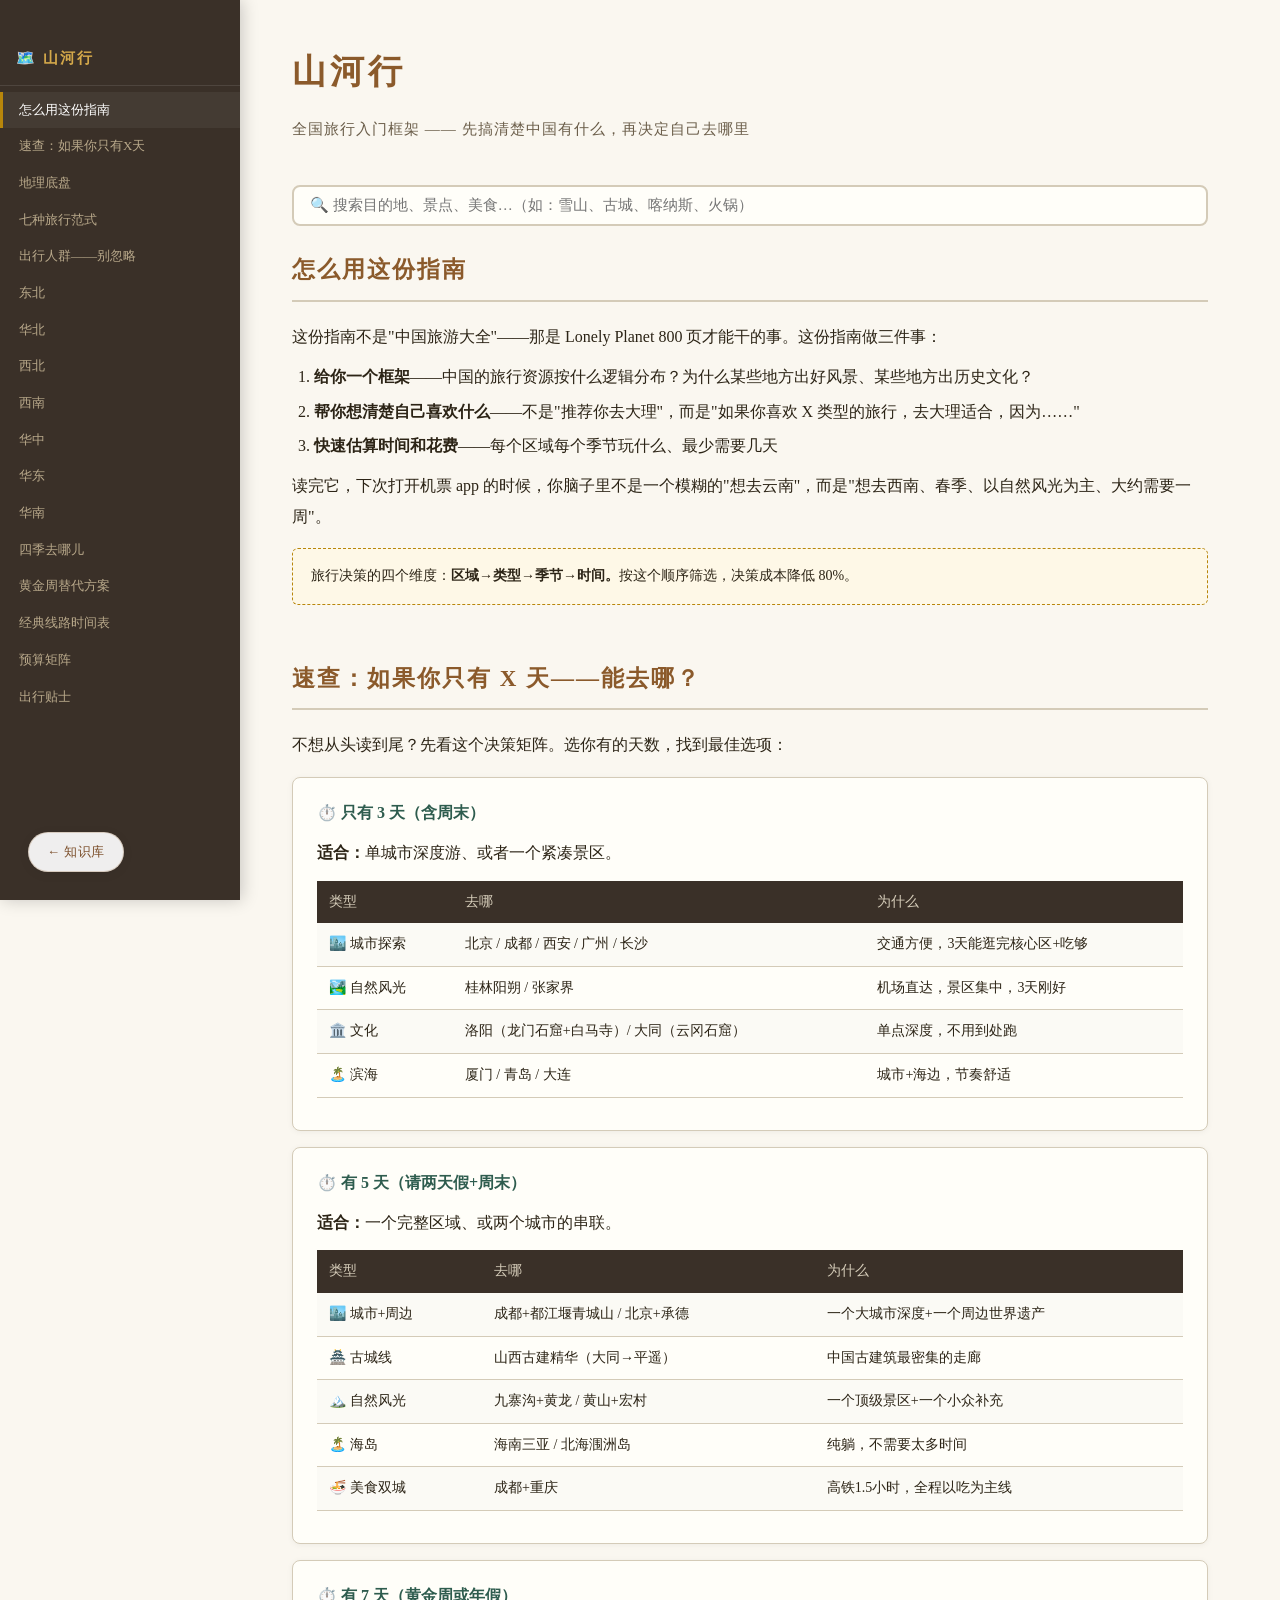
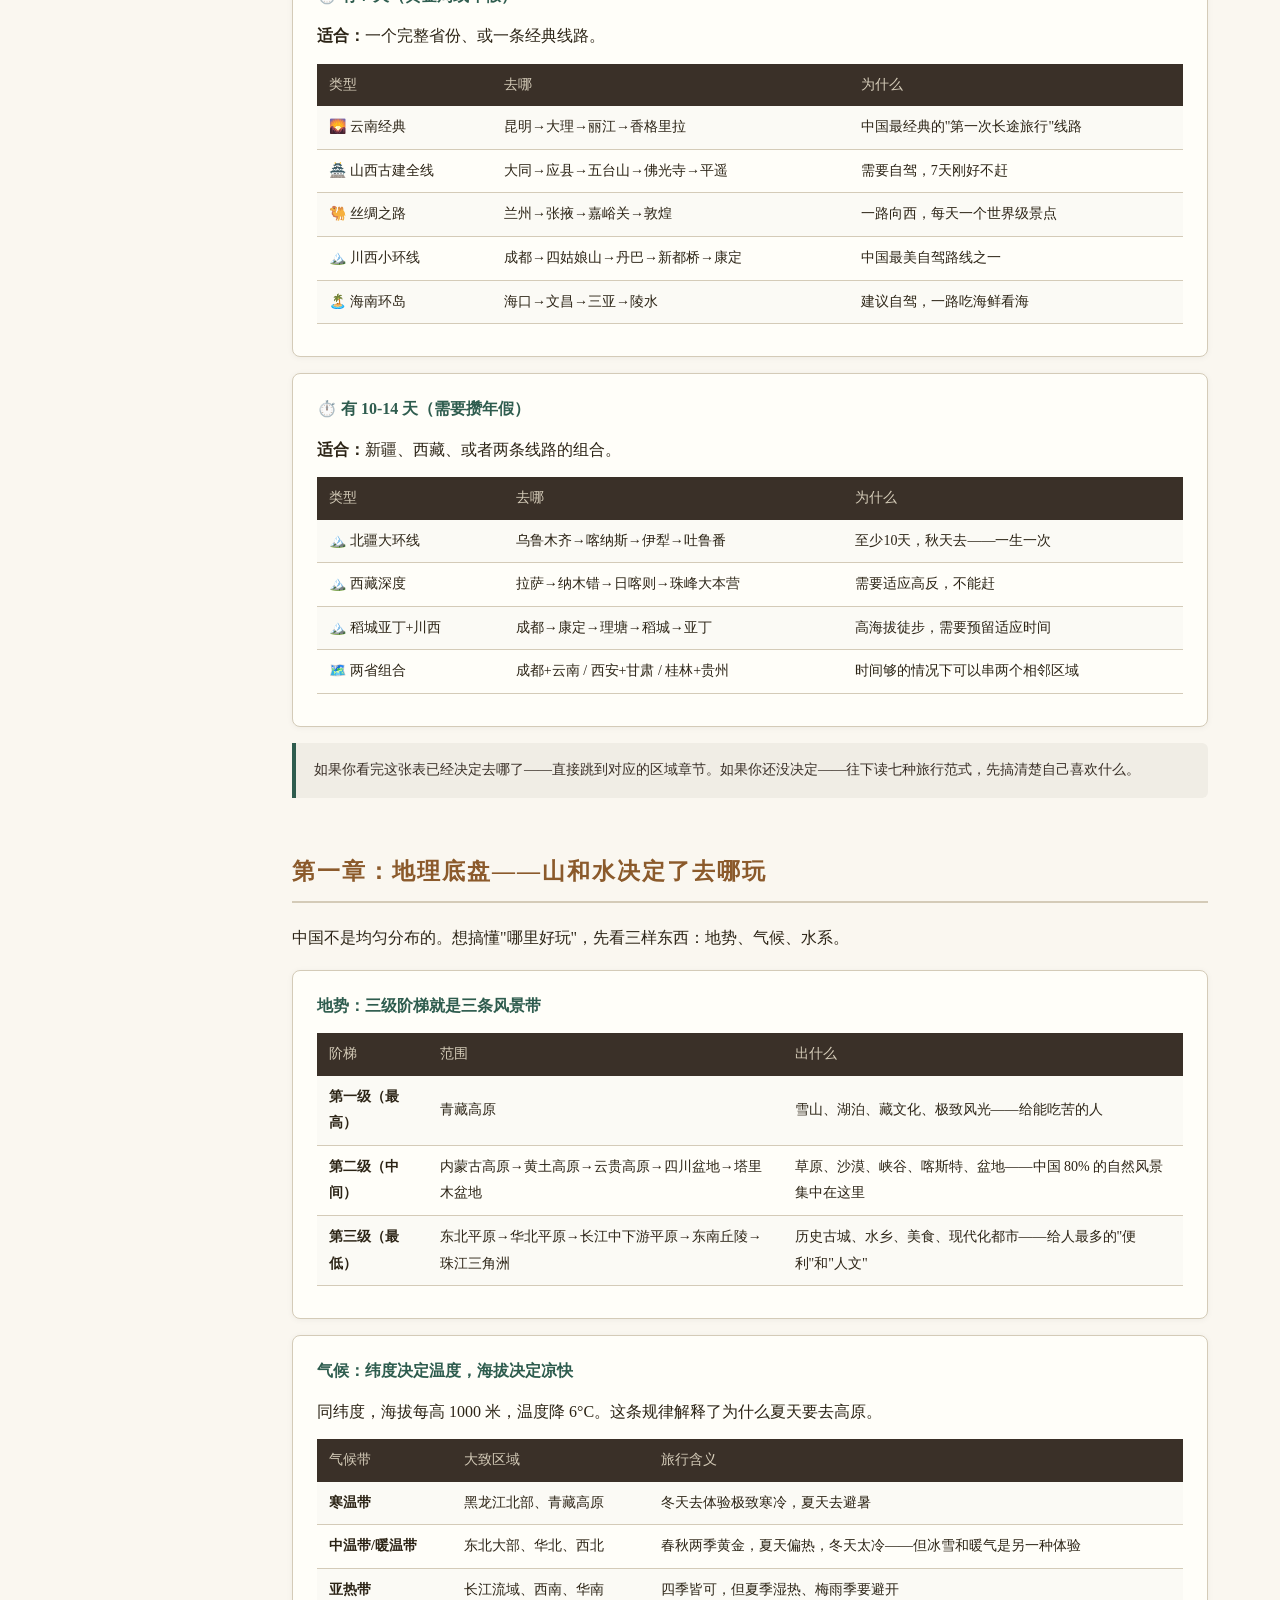
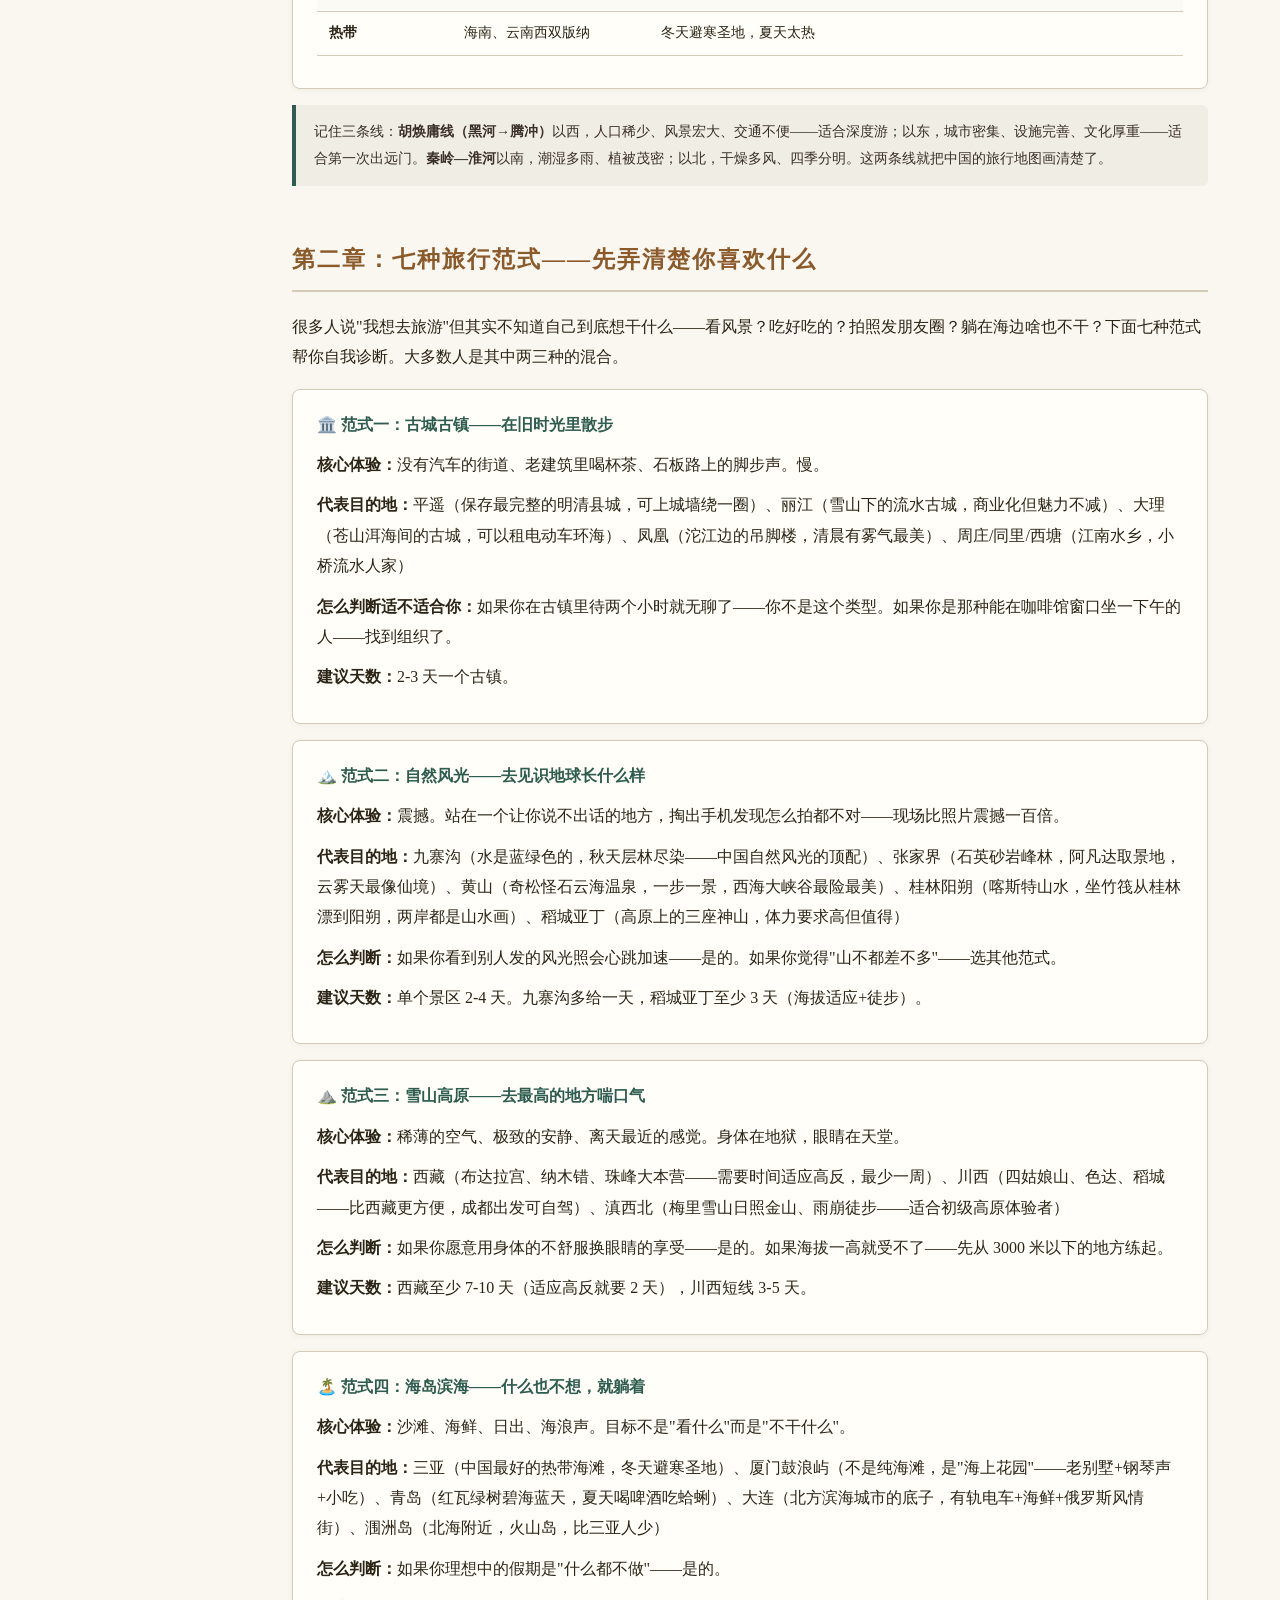
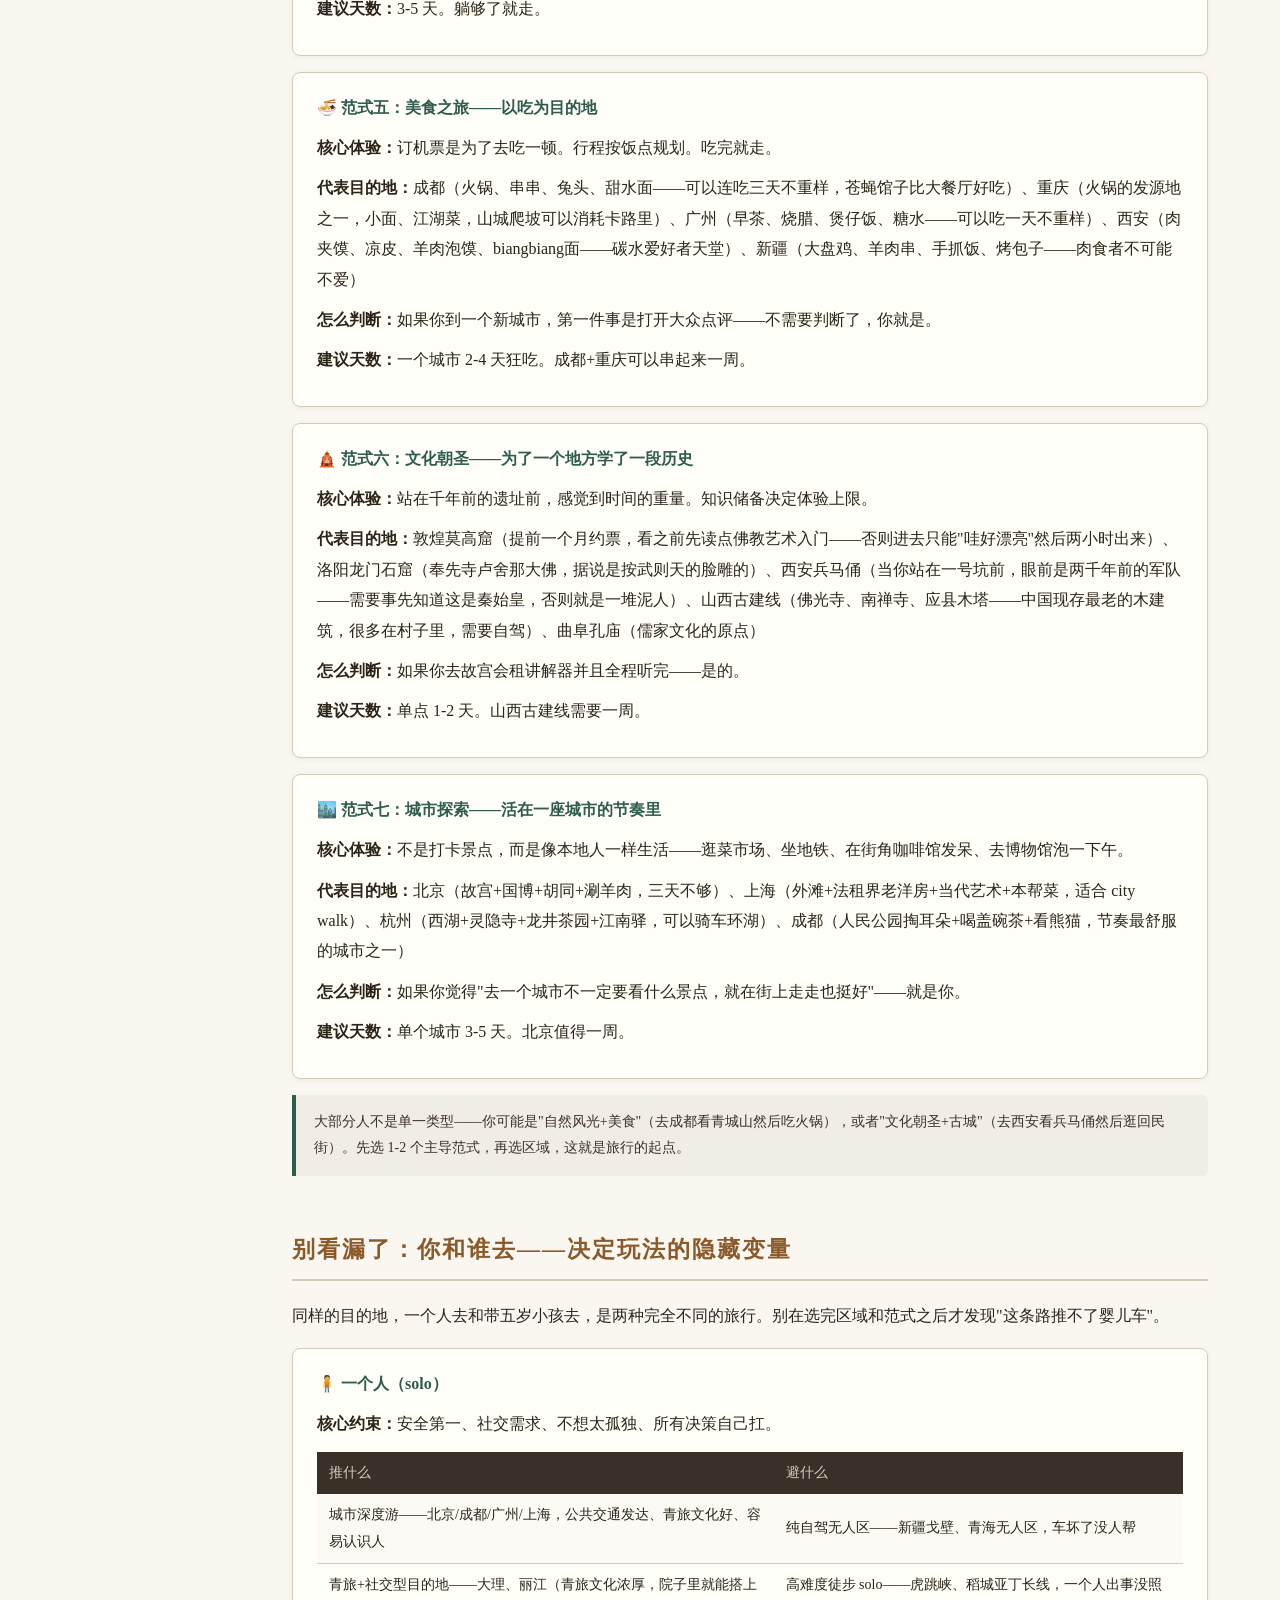
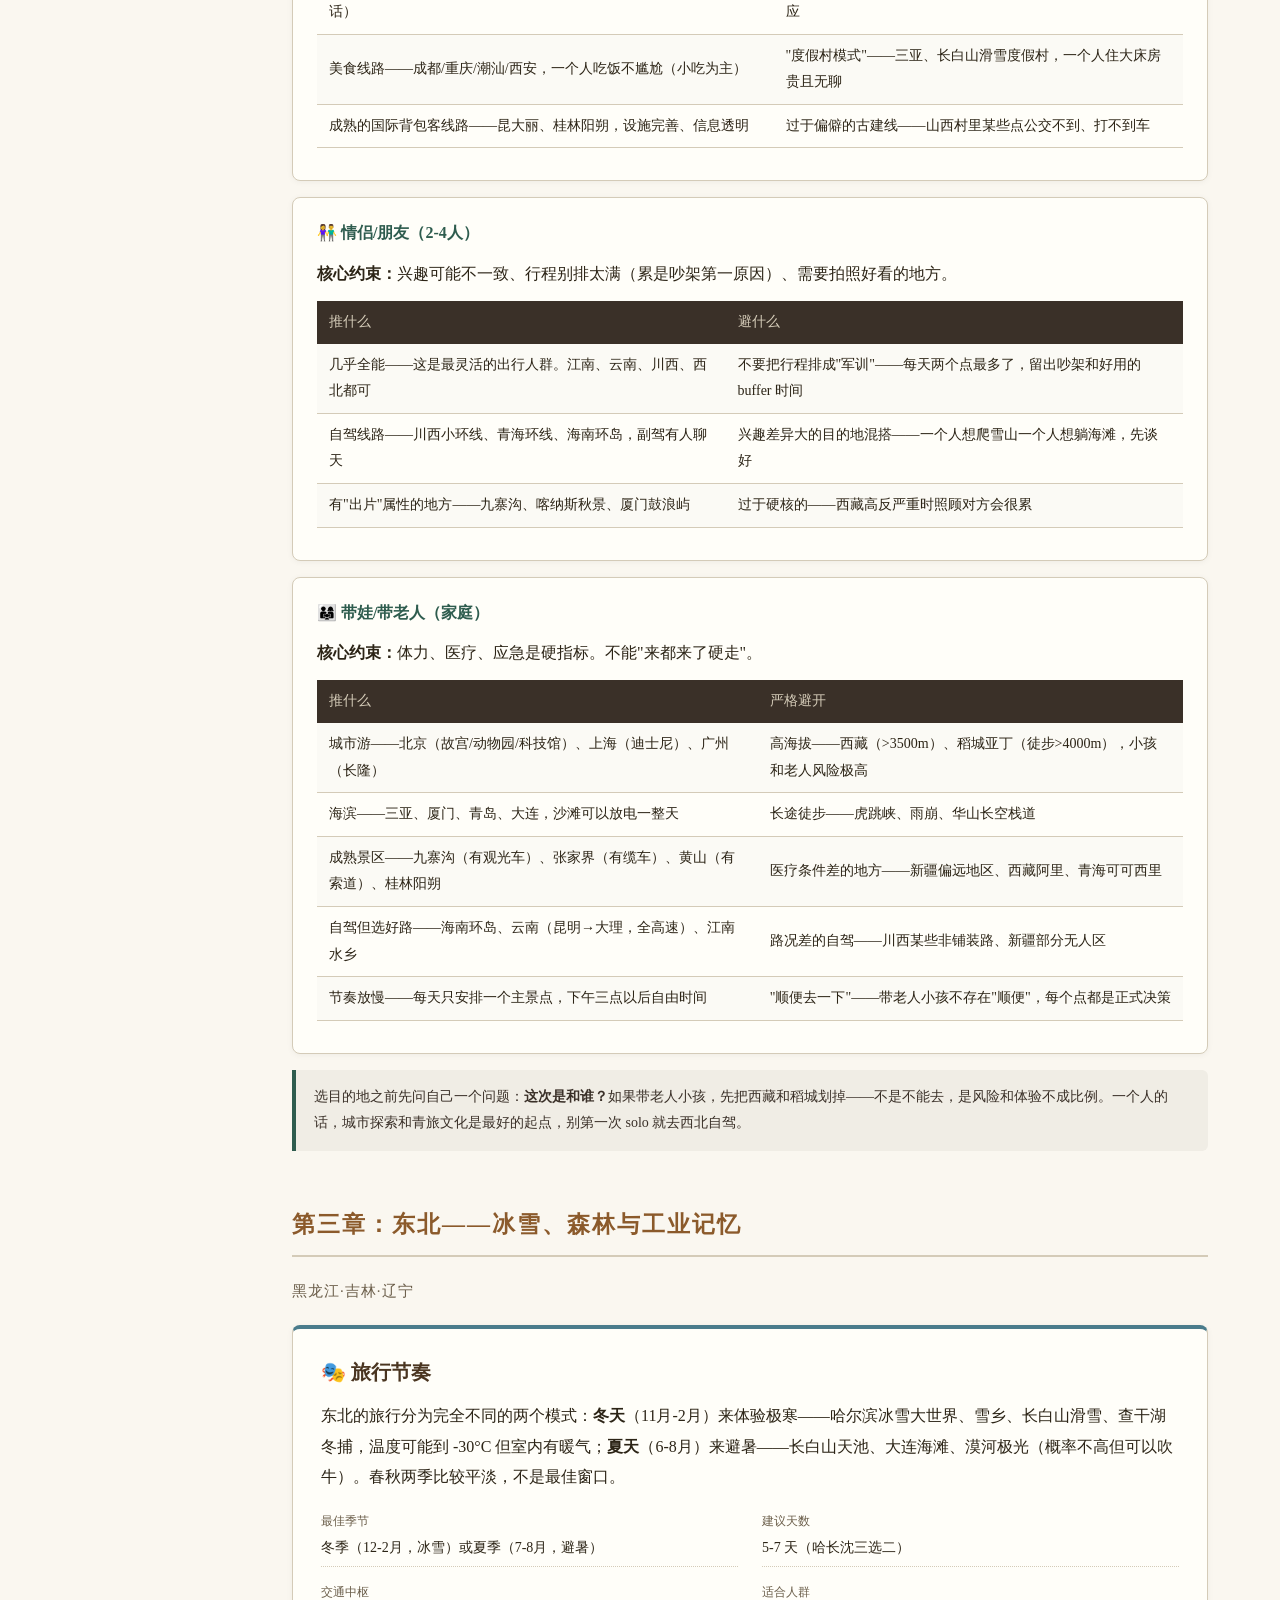
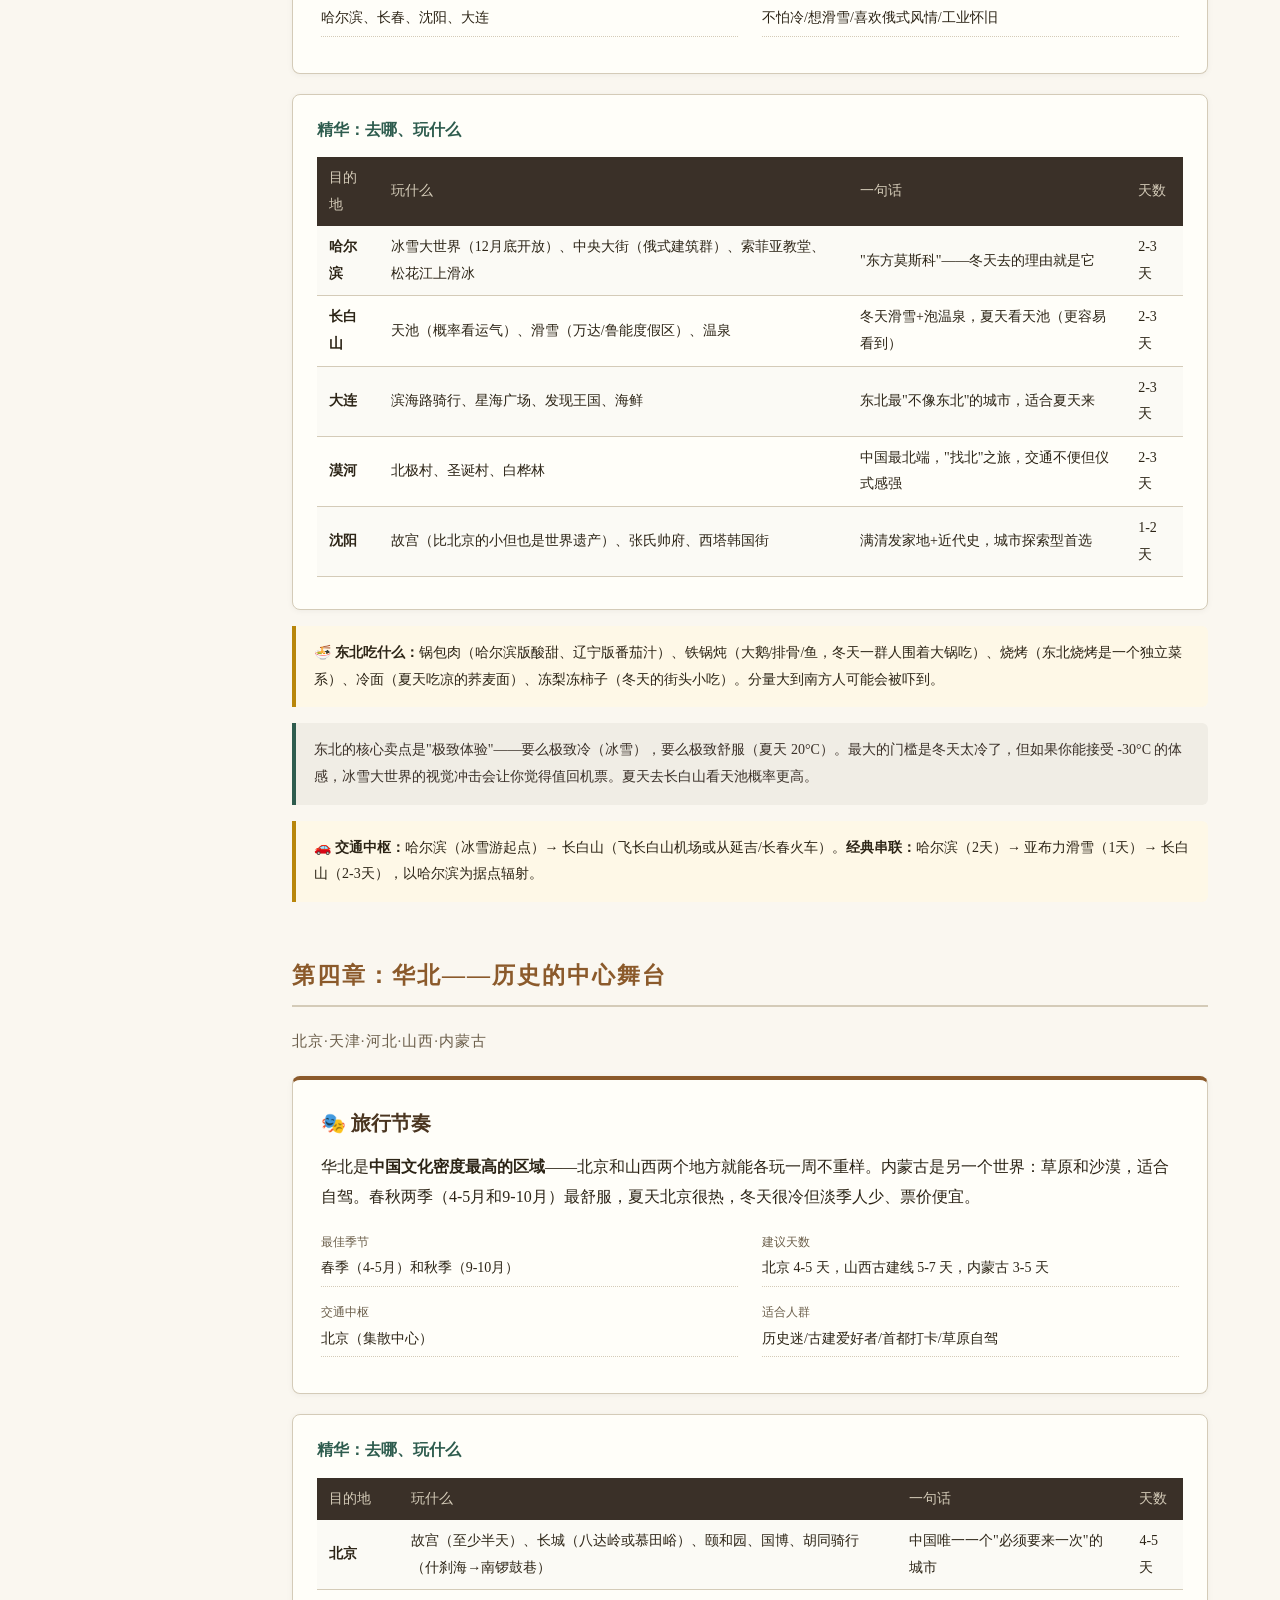
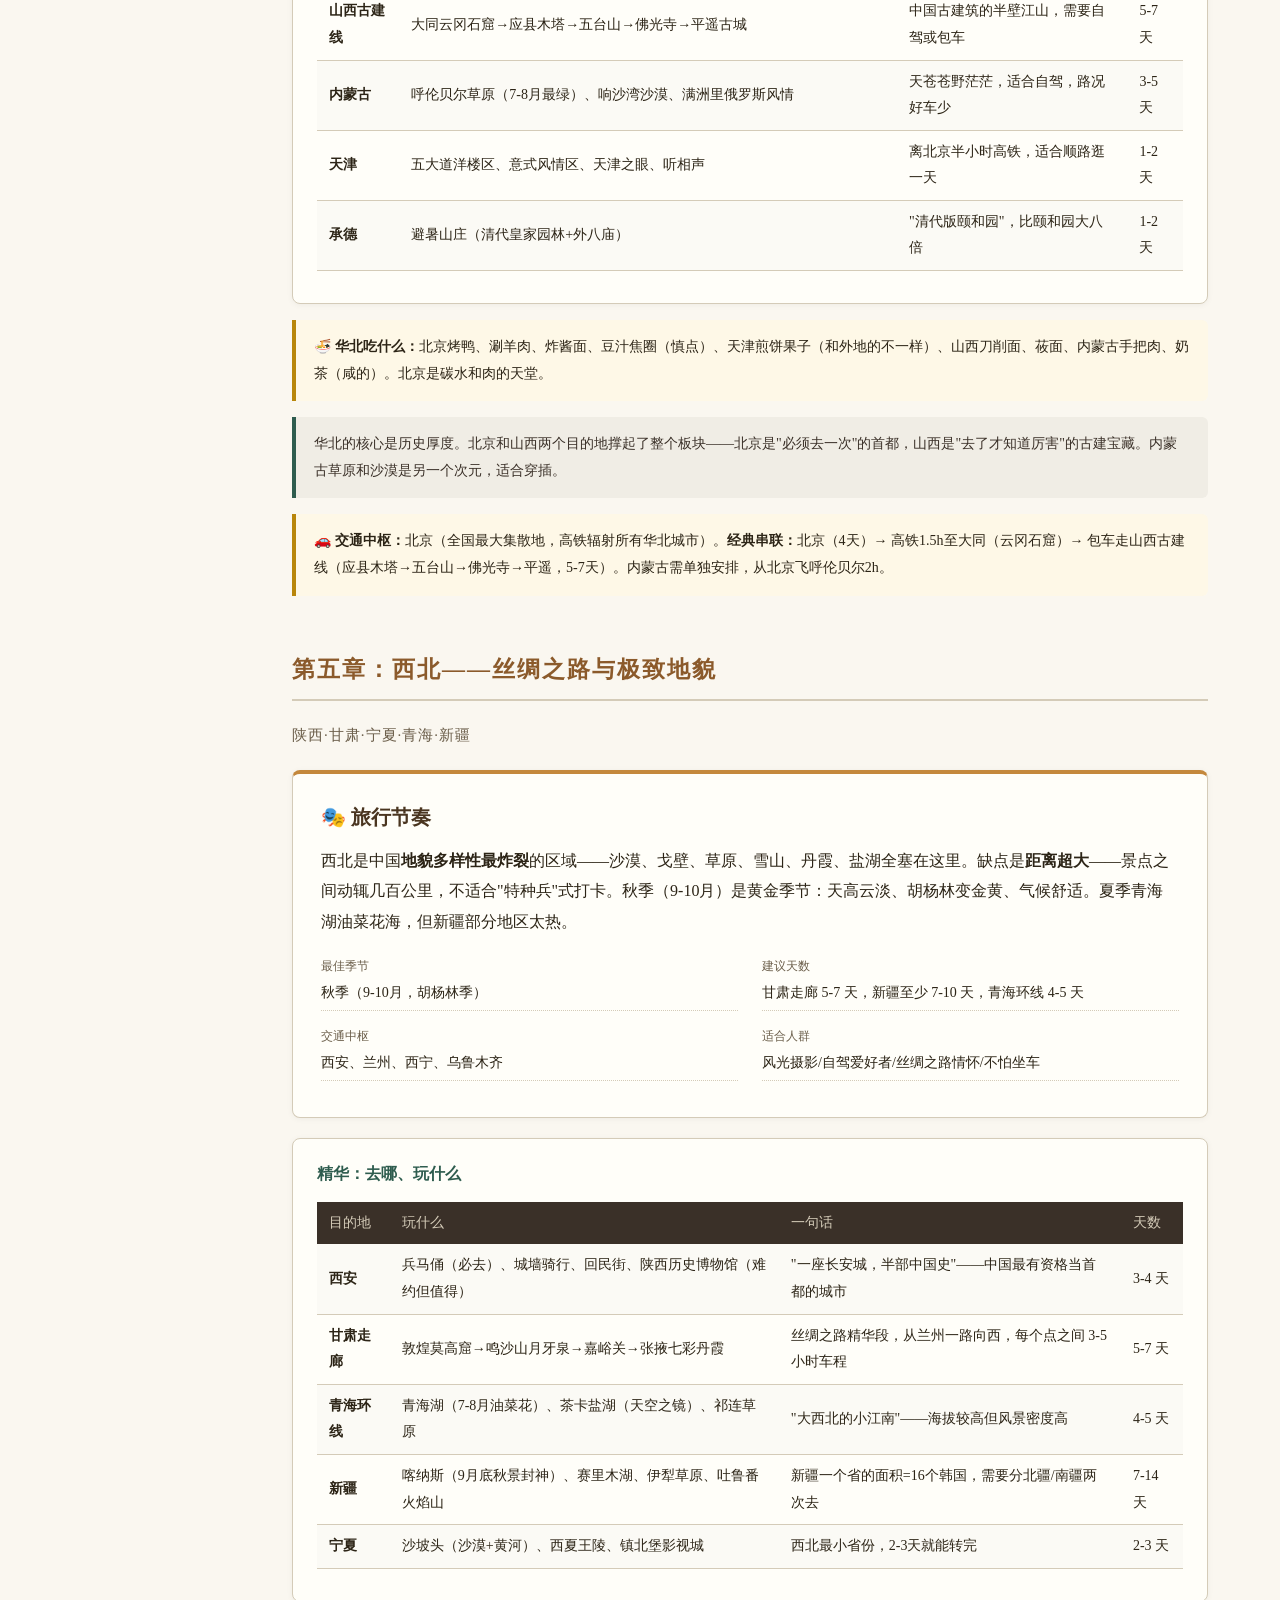
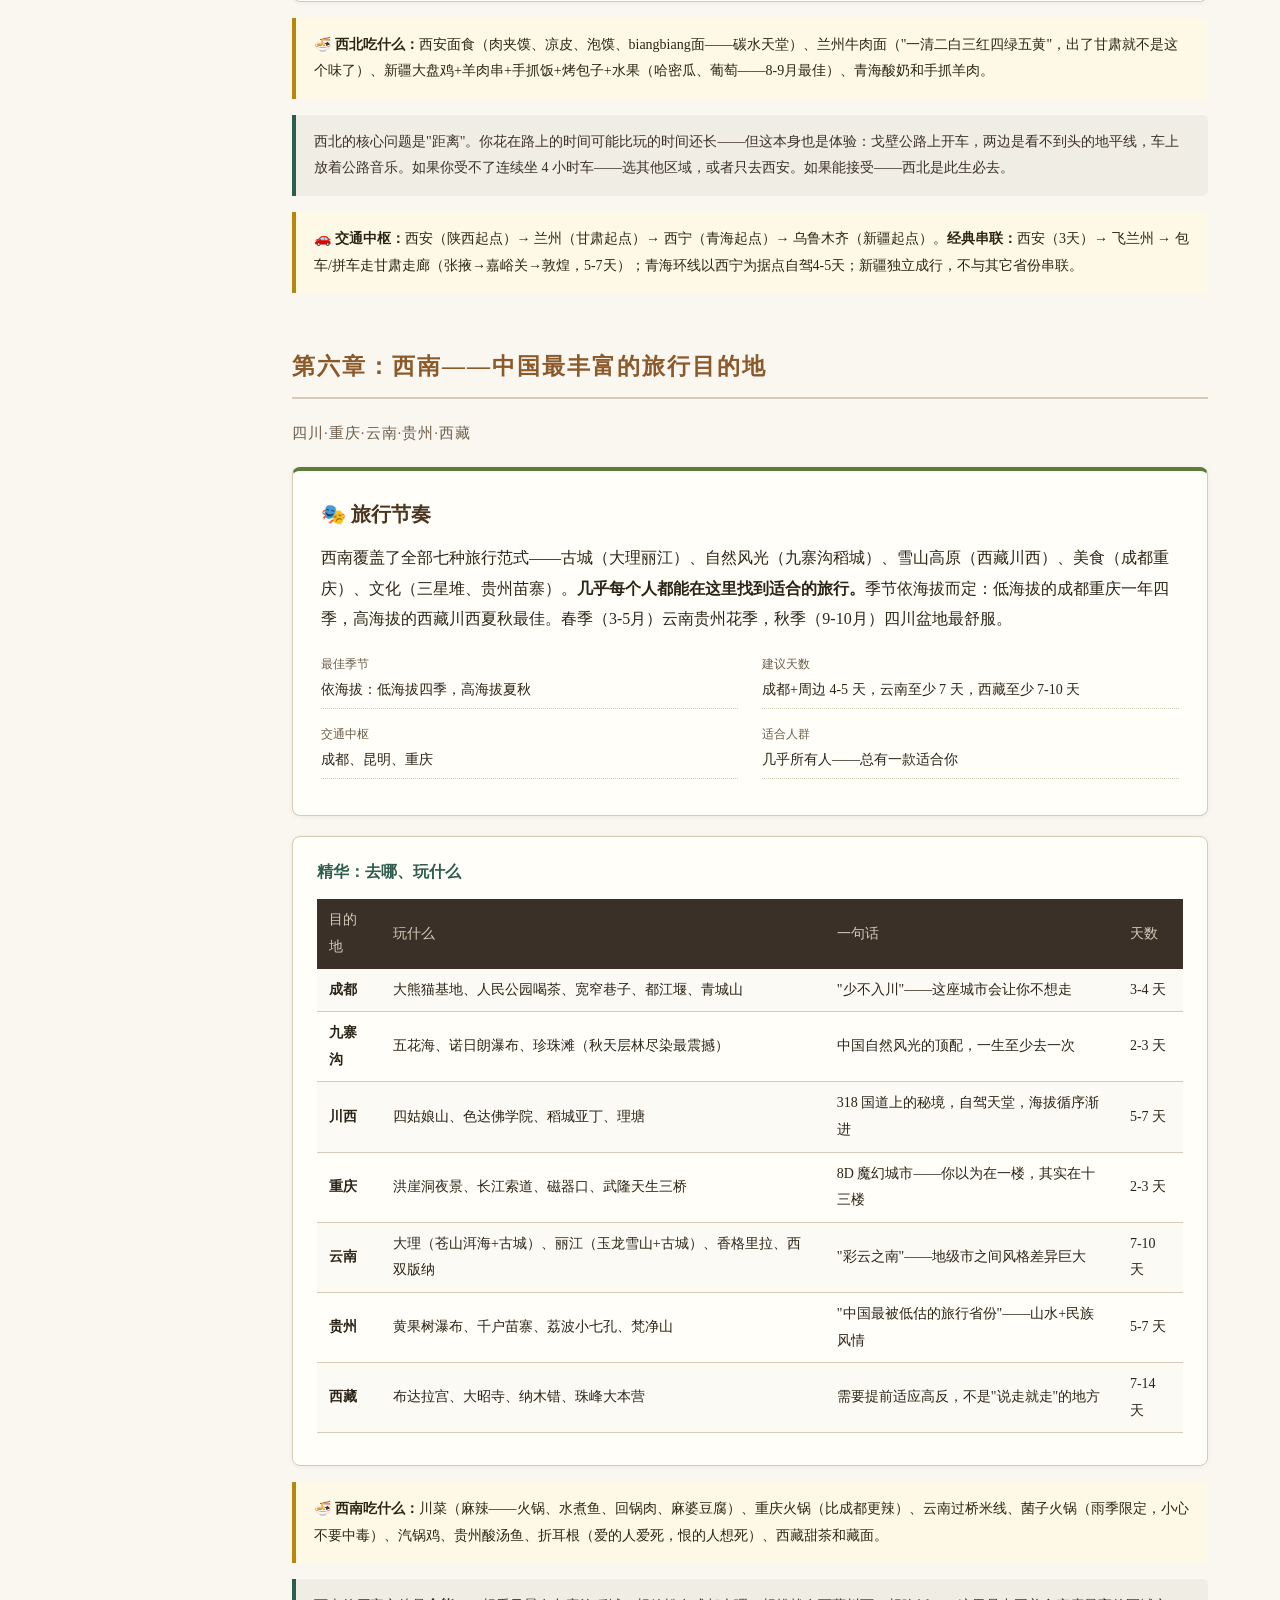
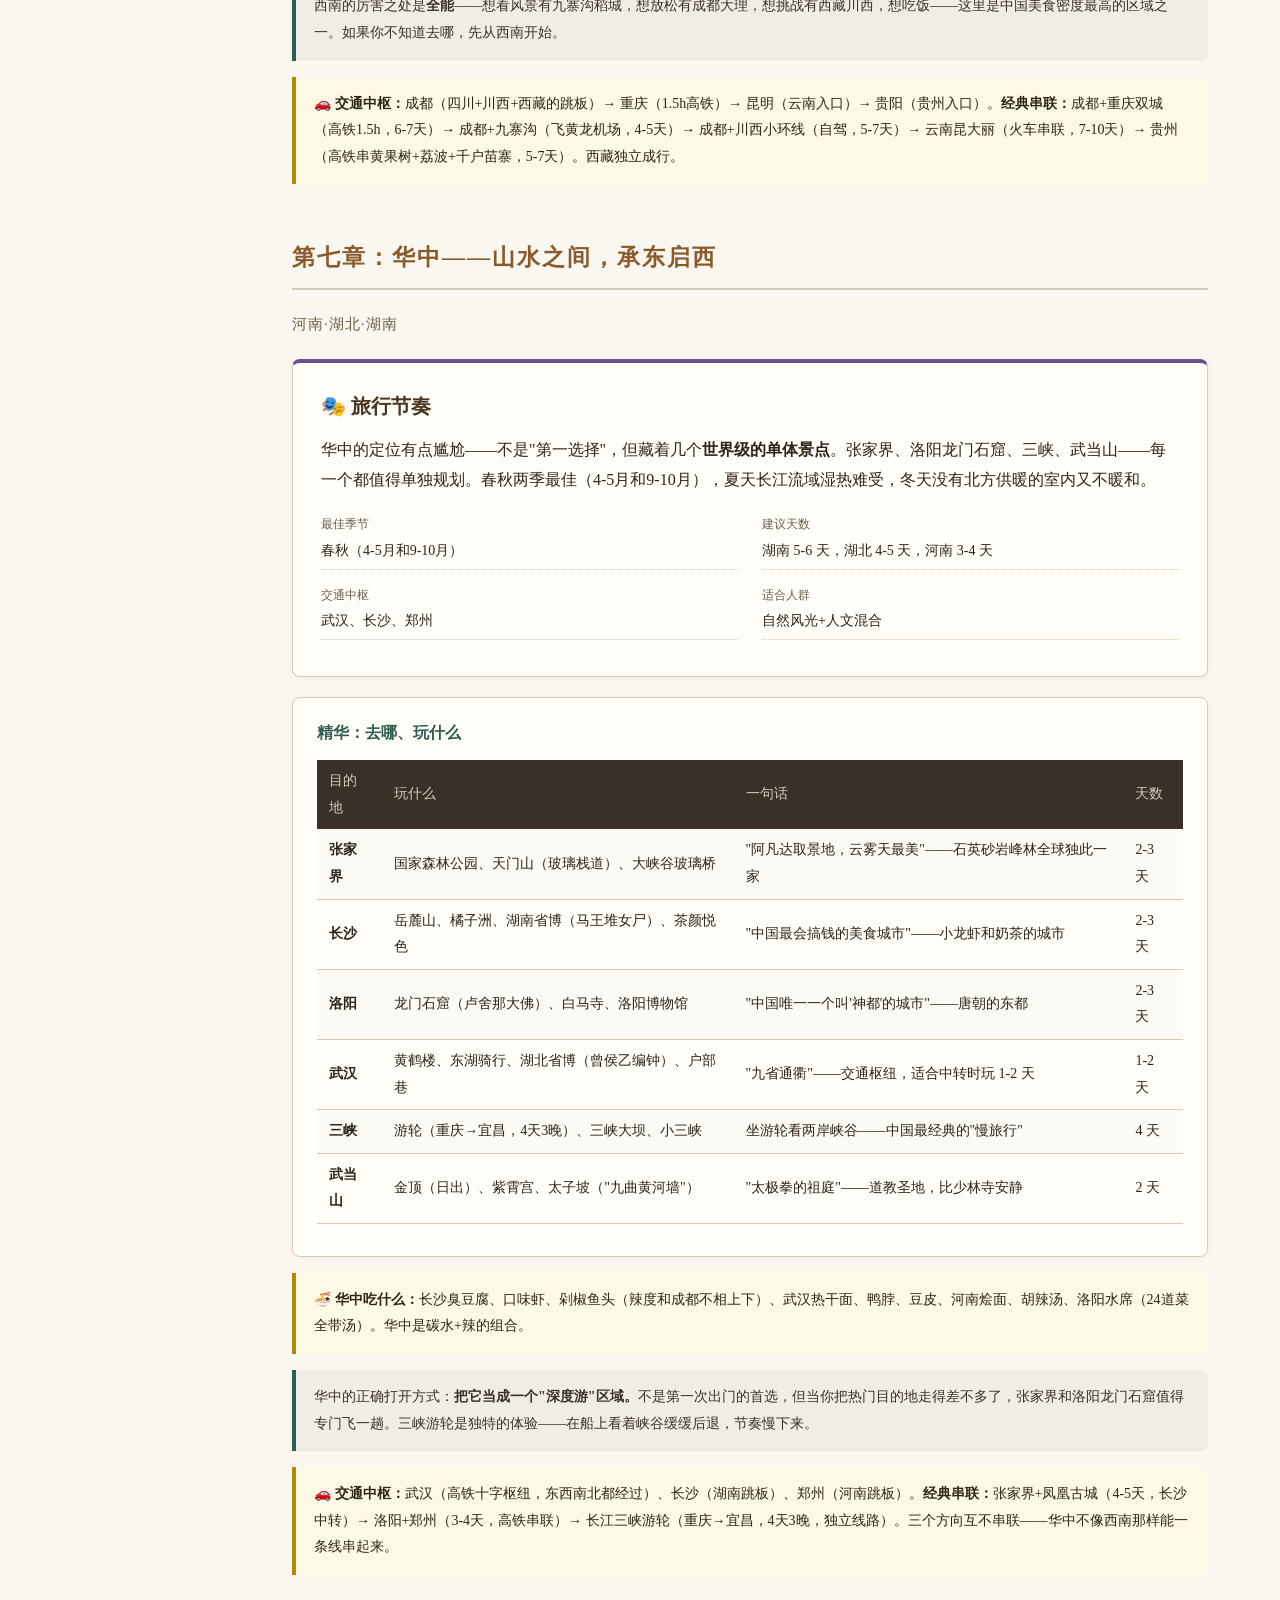
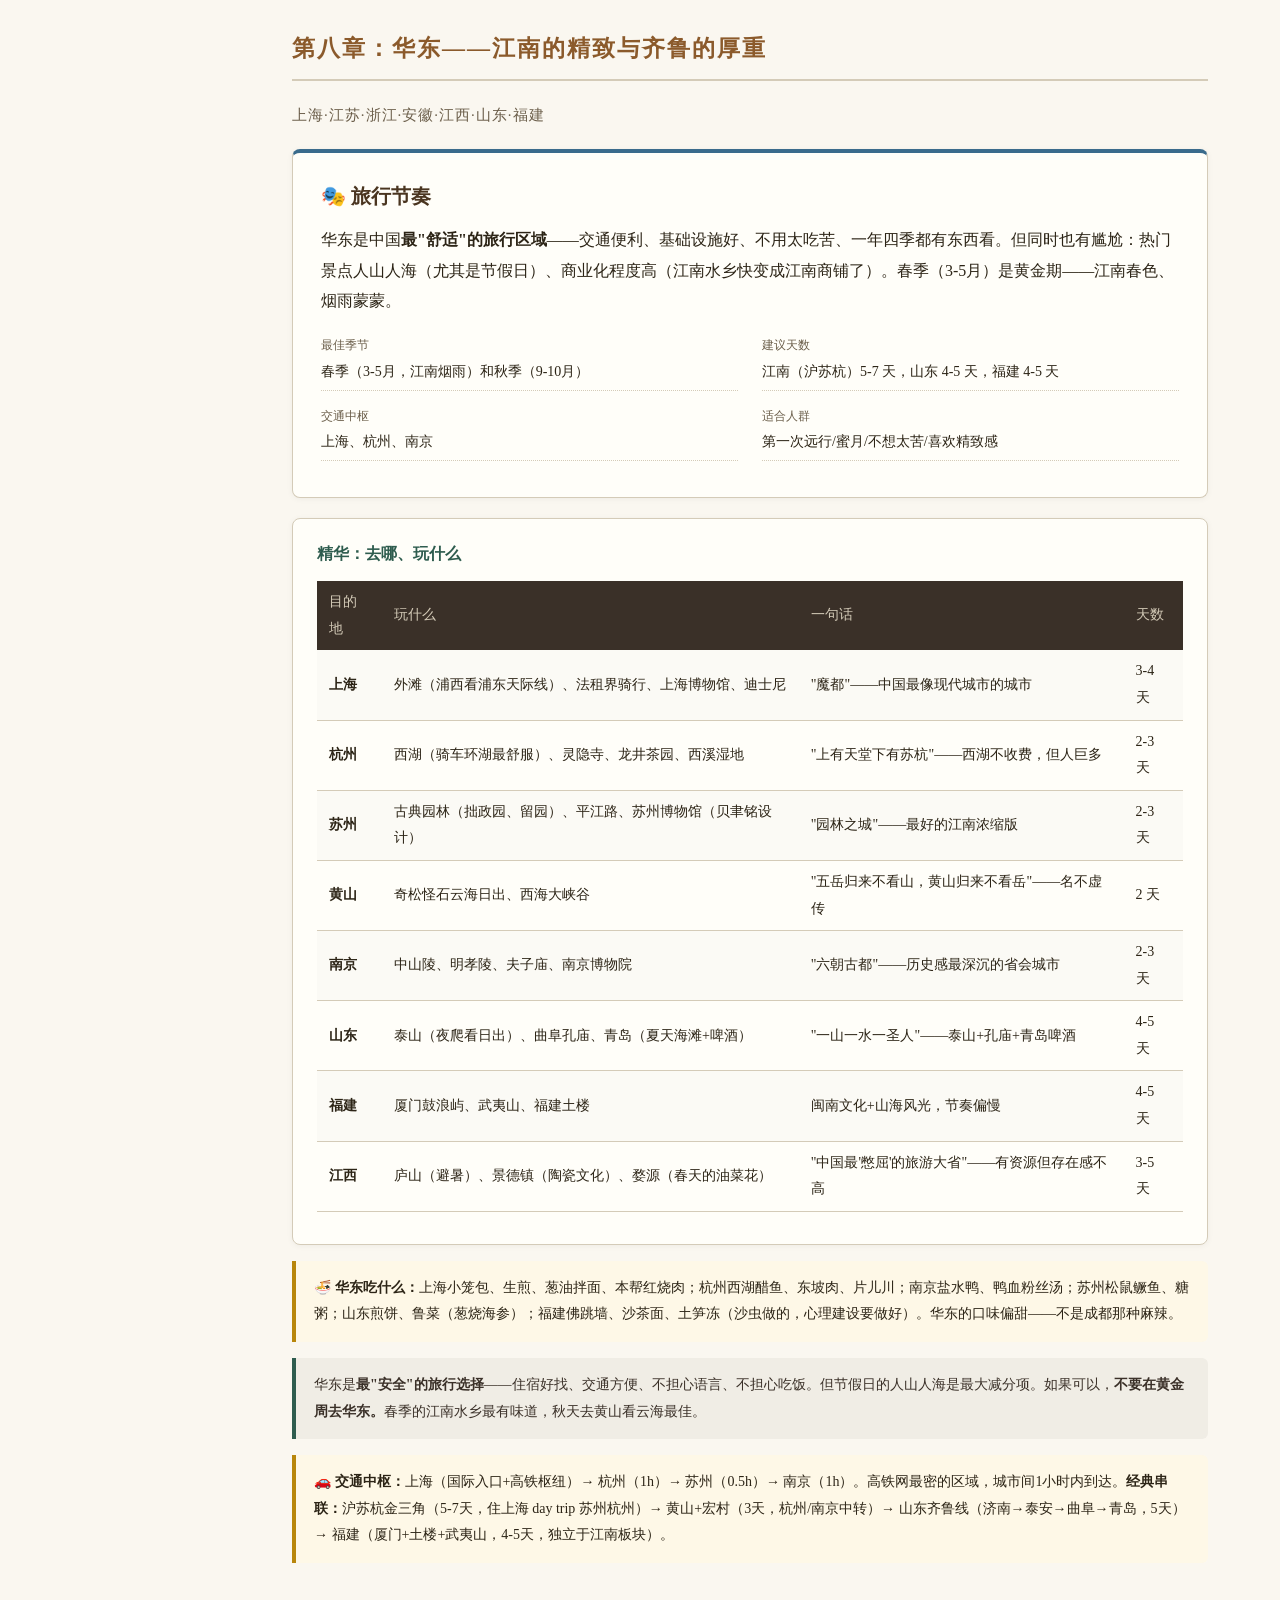
<file: kb/travel.html>
﻿<!DOCTYPE html>
<html lang="zh-CN">
<head>
<meta charset="UTF-8">
<meta name="viewport" content="width=device-width, initial-scale=1.0">
<title>山河行——全国旅行入门框架</title>
<meta name="description" content="山河行，全国旅行入门框架，整理目的地选择、区域玩法、季节路线、预算和出行贴士。">
<link rel="canonical" href="https://dishu.online/kb/travel.html">
<meta property="og:type" content="article">
<meta property="og:site_name" content="地书">
<meta property="og:title" content="山河行——全国旅行入门框架">
<meta property="og:description" content="山河行，全国旅行入门框架，整理目的地选择、区域玩法、季节路线、预算和出行贴士。">
<meta property="og:url" content="https://dishu.online/kb/travel.html">
<link rel="stylesheet" href="../assets/css/site.css">
<style>
:root {
  --bg: #faf7f0; --card: #fffef9; --text: #2c2416; --text-soft: #6b5e4a;
  --accent: #8b5a2b; --accent2: #2e5c4e; --accent3: #b8860b;
  --water: #3a6b8c; --mountain: #5c4033; --grass: #5a7d3c;
  --border: #d4cbb8; --shadow: 0 1px 6px rgba(0,0,0,0.05);
  --sidebar-w: 240px;
}
* { margin:0; padding:0; box-sizing:border-box; }
body {
  font-family: "Noto Serif SC","Source Han Serif SC","PingFang SC","Hiragino Sans GB","Microsoft YaHei",serif;
  background: var(--bg); color: var(--text); line-height:1.9; font-size:16px;
}
.sidebar {
  position:fixed; top:0; left:0; bottom:0; width:var(--sidebar-w);
  background:#3a3028; color:#d4cbb8; overflow-y:auto; z-index:10;
  padding:20px 0 32px; box-shadow:2px 0 16px rgba(0,0,0,0.2);
}
.sidebar h3 { padding:0 16px 12px; font-size:15px; letter-spacing:2px; color:#d4a84a; border-bottom:1px solid rgba(255,255,255,0.1); margin-bottom:6px; }
.sidebar nav a {
  display:block; padding:6px 16px; color:#b8a88a; text-decoration:none; font-size:13px;
  transition:all 0.2s; border-left:3px solid transparent;
}
.sidebar nav a:hover, .sidebar nav a.active { color:#fff; background:rgba(255,255,255,0.05); border-left-color:var(--accent3); }
.sidebar nav a.sub { padding-left:28px; font-size:12px; }
.main { margin-left:var(--sidebar-w); padding:40px 52px 80px; max-width:1020px; }
h1 { font-size:34px; letter-spacing:4px; color:var(--accent); margin-bottom:4px; }
.subtitle { font-size:15px; color:var(--text-soft); margin-bottom:32px; letter-spacing:1px; }
section { margin-bottom:52px; scroll-margin-top:20px; }
h2 { font-size:23px; border-bottom:2px solid var(--border); padding-bottom:8px; margin-bottom:20px; color:var(--accent); letter-spacing:2px; }
h3 { font-size:18px; margin:24px 0 10px; color:#4a3520; }
h4 { font-size:16px; margin:16px 0 6px; color:var(--accent2); }
p { margin:10px 0; }
ul, ol { padding-left:22px; margin:8px 0; }
li { margin:4px 0; }

.search-wrap {
  position:sticky; top:0; z-index:8; background:var(--bg); padding:10px 0 14px; margin-bottom:8px;
}
.search-wrap input {
  width:100%; padding:10px 16px; font-size:15px; border:2px solid var(--border); border-radius:8px;
  background:var(--card); font-family:inherit; color:var(--text); outline:none; transition:0.2s;
}
.search-wrap input:focus { border-color:var(--accent); box-shadow:0 0 0 3px rgba(139,90,43,0.1); }
.search-info { font-size:12px; color:var(--text-soft); margin-top:4px; display:none; }
.search-info.visible { display:block; }
mark { background:#f5e6c8; padding:1px 3px; border-radius:2px; }

.timeline-bar {
  display:flex; align-items:stretch; gap:0; overflow-x:auto;
  border-top:2px solid var(--border); border-bottom:2px solid var(--border);
  padding:0; margin:0 0 28px; position:sticky; top:52px; z-index:7;
  background:var(--bg); scrollbar-width:thin;
}
.timeline-bar::-webkit-scrollbar { height:4px; }
.tl-node {
  flex-shrink:0; text-align:center; padding:10px 14px; font-size:13px;
  cursor:pointer; transition:0.2s; border-bottom:3px solid transparent;
  color:var(--text-soft); white-space:nowrap; text-decoration:none; user-select:none;
}
.tl-node:hover { background:#f0e8d8; color:var(--text); }
.tl-node.active { border-bottom-color:var(--accent); color:var(--accent); font-weight:700; }

.card {
  background:var(--card); border:1px solid var(--border); border-radius:8px;
  padding:20px 24px; margin:16px 0; box-shadow:var(--shadow);
}
.card h4 { margin-top:0; }

.region-card {
  background:var(--card); border:1px solid var(--border); border-radius:8px;
  padding:24px 28px; margin:20px 0; box-shadow:var(--shadow);
  border-top:4px solid var(--accent);
}
.region-card.northeast { border-top-color:#4a7c8c; }
.region-card.north { border-top-color:#8b5a2b; }
.region-card.northwest { border-top-color:#c4883c; }
.region-card.southwest { border-top-color:#5a7d3c; }
.region-card.central { border-top-color:#6b4e8c; }
.region-card.east { border-top-color:#3a6b8c; }
.region-card.south { border-top-color:#b85c3a; }

.region-card h3 { margin:0 0 4px; font-size:20px; }
.region-card .region-subtitle { font-size:13px; color:var(--text-soft); margin-bottom:16px; }

.info-grid {
  display:grid; grid-template-columns:1fr 1fr; gap:8px 24px; margin:12px 0;
  font-size:14px;
}
.info-grid div { padding:4px 0; border-bottom:1px dotted var(--border); }
.info-grid .label { color:var(--text-soft); font-size:12px; }

.highlight-box {
  background:#fef8e7; border-left:4px solid var(--accent3); padding:14px 18px;
  margin:16px 0; border-radius:0 6px 6px 0; font-size:14px;
}

.paradigm-tag {
  display:inline-block; padding:3px 10px; border-radius:4px; font-size:12px;
  margin-right:6px; margin-bottom:4px; background:#f0e8d8; color:var(--accent);
}

.route-row { display:flex; align-items:baseline; gap:8px; padding:6px 0; border-bottom:1px dotted var(--border); font-size:14px; }
.route-name { font-weight:700; min-width:160px; }
.route-days { color:var(--accent); min-width:80px; font-size:13px; }
.route-note { color:var(--text-soft); font-size:13px; }

.era-summary {
  background:#f0ede5; border-left:4px solid var(--accent2); padding:14px 18px;
  margin:16px 0; border-radius:0 6px 6px 0; font-size:14px; color:#3a3028;
}

.insight {
  background:#fef8e7; border:1px dashed var(--accent3); padding:14px 18px;
  border-radius:6px; margin:16px 0; font-size:14px;
}

.season-grid {
  display:grid; grid-template-columns:1fr 1fr; gap:14px; margin:16px 0;
}
.season-box {
  background:var(--card); border:1px solid var(--border); border-radius:8px;
  padding:16px 20px; box-shadow:var(--shadow);
}
.season-box.spring { border-left:4px solid #7bab5e; }
.season-box.summer { border-left:4px solid #c0392b; }
.season-box.autumn { border-left:4px solid #c4883c; }
.season-box.winter { border-left:4px solid #5b7fa5; }

table { width:100%; border-collapse:collapse; margin:12px 0; font-size:14px; }
th { background:#3a3028; color:#d4cbb8; padding:8px 12px; text-align:left; font-weight:500; }
td { padding:8px 12px; border-bottom:1px solid var(--border); }
tr:nth-child(even) td { background:rgba(0,0,0,0.015); }

@media (max-width:800px) { .sidebar{display:none;} .main{margin-left:0;padding:20px;} .timeline-bar{top:0;} .info-grid{grid-template-columns:1fr;} .season-grid{grid-template-columns:1fr;} }
</style>
<script src="../assets/js/site.js" defer></script>
</head>
<body>
<a href="../index.html" class="kb-back-btn">← 知识库</a>


<aside class="sidebar">
  <h3>🗺️ 山河行</h3>
  <nav>
    <a href="#howto">怎么用这份指南</a>
    <a href="#quick-pick">速查：如果你只有X天</a>
    <a href="#geo-base">地理底盘</a>
    <a href="#paradigms">七种旅行范式</a>
    <a href="#who-with">出行人群——别忽略</a>
    <a href="#northeast">东北</a>
    <a href="#north">华北</a>
    <a href="#northwest">西北</a>
    <a href="#southwest">西南</a>
    <a href="#central">华中</a>
    <a href="#east">华东</a>
    <a href="#south">华南</a>
    <a href="#seasons">四季去哪儿</a>
    <a href="#holiday">黄金周替代方案</a>
    <a href="#routes">经典线路时间表</a>
    <a href="#budget">预算矩阵</a>
    <a href="#tips">出行贴士</a>
  </nav>
</aside>

<main class="main">

<h1>山河行</h1>
<p class="subtitle">全国旅行入门框架 —— 先搞清楚中国有什么，再决定自己去哪里</p>

<div class="search-wrap">
  <input type="text" id="searchInput" placeholder="🔍 搜索目的地、景点、美食…（如：雪山、古城、喀纳斯、火锅）" autocomplete="off">
  <div class="search-info" id="searchInfo"></div>
</div>

<!-- ═══════ 怎么用 ═══════ -->
<section id="howto">
<h2>怎么用这份指南</h2>
<p>这份指南不是"中国旅游大全"——那是 Lonely Planet 800 页才能干的事。这份指南做三件事：</p>
<ol>
  <li><strong>给你一个框架</strong>——中国的旅行资源按什么逻辑分布？为什么某些地方出好风景、某些地方出历史文化？</li>
  <li><strong>帮你想清楚自己喜欢什么</strong>——不是"推荐你去大理"，而是"如果你喜欢 X 类型的旅行，去大理适合，因为……"</li>
  <li><strong>快速估算时间和花费</strong>——每个区域每个季节玩什么、最少需要几天</li>
</ol>
<p>读完它，下次打开机票 app 的时候，你脑子里不是一个模糊的"想去云南"，而是"想去西南、春季、以自然风光为主、大约需要一周"。</p>
<div class="insight">旅行决策的四个维度：<strong>区域→类型→季节→时间。</strong>按这个顺序筛选，决策成本降低 80%。</div>
</section>

<!-- ═══════ 如果你只有X天 ═══════ -->
<section id="quick-pick">
<h2>速查：如果你只有 X 天——能去哪？</h2>
<p>不想从头读到尾？先看这个决策矩阵。选你有的天数，找到最佳选项：</p>

<div class="card"><h4>⏱️ 只有 3 天（含周末）</h4>
<p><strong>适合：</strong>单城市深度游、或者一个紧凑景区。</p>
<table>
  <tr><th>类型</th><th>去哪</th><th>为什么</th></tr>
  <tr><td>🏙️ 城市探索</td><td>北京 / 成都 / 西安 / 广州 / 长沙</td><td>交通方便，3天能逛完核心区+吃够</td></tr>
  <tr><td>🏞️ 自然风光</td><td>桂林阳朔 / 张家界</td><td>机场直达，景区集中，3天刚好</td></tr>
  <tr><td>🏛️ 文化</td><td>洛阳（龙门石窟+白马寺）/ 大同（云冈石窟）</td><td>单点深度，不用到处跑</td></tr>
  <tr><td>🏝️ 滨海</td><td>厦门 / 青岛 / 大连</td><td>城市+海边，节奏舒适</td></tr>
</table></div>

<div class="card"><h4>⏱️ 有 5 天（请两天假+周末）</h4>
<p><strong>适合：</strong>一个完整区域、或两个城市的串联。</p>
<table>
  <tr><th>类型</th><th>去哪</th><th>为什么</th></tr>
  <tr><td>🏙️ 城市+周边</td><td>成都+都江堰青城山 / 北京+承德</td><td>一个大城市深度+一个周边世界遗产</td></tr>
  <tr><td>🏯 古城线</td><td>山西古建精华（大同→平遥）</td><td>中国古建筑最密集的走廊</td></tr>
  <tr><td>🏔️ 自然风光</td><td>九寨沟+黄龙 / 黄山+宏村</td><td>一个顶级景区+一个小众补充</td></tr>
  <tr><td>🏝️ 海岛</td><td>海南三亚 / 北海涠洲岛</td><td>纯躺，不需要太多时间</td></tr>
  <tr><td>🍜 美食双城</td><td>成都+重庆</td><td>高铁1.5小时，全程以吃为主线</td></tr>
</table></div>

<div class="card"><h4>⏱️ 有 7 天（黄金周或年假）</h4>
<p><strong>适合：</strong>一个完整省份、或一条经典线路。</p>
<table>
  <tr><th>类型</th><th>去哪</th><th>为什么</th></tr>
  <tr><td>🌄 云南经典</td><td>昆明→大理→丽江→香格里拉</td><td>中国最经典的"第一次长途旅行"线路</td></tr>
  <tr><td>🏯 山西古建全线</td><td>大同→应县→五台山→佛光寺→平遥</td><td>需要自驾，7天刚好不赶</td></tr>
  <tr><td>🐫 丝绸之路</td><td>兰州→张掖→嘉峪关→敦煌</td><td>一路向西，每天一个世界级景点</td></tr>
  <tr><td>🏔️ 川西小环线</td><td>成都→四姑娘山→丹巴→新都桥→康定</td><td>中国最美自驾路线之一</td></tr>
  <tr><td>🏝️ 海南环岛</td><td>海口→文昌→三亚→陵水</td><td>建议自驾，一路吃海鲜看海</td></tr>
</table></div>

<div class="card"><h4>⏱️ 有 10-14 天（需要攒年假）</h4>
<p><strong>适合：</strong>新疆、西藏、或者两条线路的组合。</p>
<table>
  <tr><th>类型</th><th>去哪</th><th>为什么</th></tr>
  <tr><td>🏔️ 北疆大环线</td><td>乌鲁木齐→喀纳斯→伊犁→吐鲁番</td><td>至少10天，秋天去——一生一次</td></tr>
  <tr><td>🏔️ 西藏深度</td><td>拉萨→纳木错→日喀则→珠峰大本营</td><td>需要适应高反，不能赶</td></tr>
  <tr><td>🏔️ 稻城亚丁+川西</td><td>成都→康定→理塘→稻城→亚丁</td><td>高海拔徒步，需要预留适应时间</td></tr>
  <tr><td>🗺️ 两省组合</td><td>成都+云南 / 西安+甘肃 / 桂林+贵州</td><td>时间够的情况下可以串两个相邻区域</td></tr>
</table></div>

<div class="era-summary">如果你看完这张表已经决定去哪了——直接跳到对应的区域章节。如果你还没决定——往下读七种旅行范式，先搞清楚自己喜欢什么。</div>
</section>

<!-- ═══════ 地理底盘 ═══════ -->
<section id="geo-base">
<h2>第一章：地理底盘——山和水决定了去哪玩</h2>

<p>中国不是均匀分布的。想搞懂"哪里好玩"，先看三样东西：地势、气候、水系。</p>

<div class="card">
<h4>地势：三级阶梯就是三条风景带</h4>
<table>
  <tr><th>阶梯</th><th>范围</th><th>出什么</th></tr>
  <tr><td><strong>第一级（最高）</strong></td><td>青藏高原</td><td>雪山、湖泊、藏文化、极致风光——给能吃苦的人</td></tr>
  <tr><td><strong>第二级（中间）</strong></td><td>内蒙古高原→黄土高原→云贵高原→四川盆地→塔里木盆地</td><td>草原、沙漠、峡谷、喀斯特、盆地——中国 80% 的自然风景集中在这里</td></tr>
  <tr><td><strong>第三级（最低）</strong></td><td>东北平原→华北平原→长江中下游平原→东南丘陵→珠江三角洲</td><td>历史古城、水乡、美食、现代化都市——给人最多的"便利"和"人文"</td></tr>
</table>
</div>

<div class="card">
<h4>气候：纬度决定温度，海拔决定凉快</h4>
<p>同纬度，海拔每高 1000 米，温度降 6°C。这条规律解释了为什么夏天要去高原。</p>
<table>
  <tr><th>气候带</th><th>大致区域</th><th>旅行含义</th></tr>
  <tr><td><strong>寒温带</strong></td><td>黑龙江北部、青藏高原</td><td>冬天去体验极致寒冷，夏天去避暑</td></tr>
  <tr><td><strong>中温带/暖温带</strong></td><td>东北大部、华北、西北</td><td>春秋两季黄金，夏天偏热，冬天太冷——但冰雪和暖气是另一种体验</td></tr>
  <tr><td><strong>亚热带</strong></td><td>长江流域、西南、华南</td><td>四季皆可，但夏季湿热、梅雨季要避开</td></tr>
  <tr><td><strong>热带</strong></td><td>海南、云南西双版纳</td><td>冬天避寒圣地，夏天太热</td></tr>
</table>
</div>

<div class="era-summary">记住三条线：<strong>胡焕庸线（黑河→腾冲）</strong>以西，人口稀少、风景宏大、交通不便——适合深度游；以东，城市密集、设施完善、文化厚重——适合第一次出远门。<strong>秦岭—淮河</strong>以南，潮湿多雨、植被茂密；以北，干燥多风、四季分明。这两条线就把中国的旅行地图画清楚了。</div>
</section>

<!-- ═══════ 旅行范式 ═══════ -->
<section id="paradigms">
<h2>第二章：七种旅行范式——先弄清楚你喜欢什么</h2>
<p>很多人说"我想去旅游"但其实不知道自己到底想干什么——看风景？吃好吃的？拍照发朋友圈？躺在海边啥也不干？下面七种范式帮你自我诊断。大多数人是其中两三种的混合。</p>

<div class="card">
<h4>🏛️ 范式一：古城古镇——在旧时光里散步</h4>
<p><strong>核心体验：</strong>没有汽车的街道、老建筑里喝杯茶、石板路上的脚步声。慢。</p>
<p><strong>代表目的地：</strong>平遥（保存最完整的明清县城，可上城墙绕一圈）、丽江（雪山下的流水古城，商业化但魅力不减）、大理（苍山洱海间的古城，可以租电动车环海）、凤凰（沱江边的吊脚楼，清晨有雾气最美）、周庄/同里/西塘（江南水乡，小桥流水人家）</p>
<p><strong>怎么判断适不适合你：</strong>如果你在古镇里待两个小时就无聊了——你不是这个类型。如果你是那种能在咖啡馆窗口坐一下午的人——找到组织了。</p>
<p><strong>建议天数：</strong>2-3 天一个古镇。</p>
</div>

<div class="card">
<h4>🏔️ 范式二：自然风光——去见识地球长什么样</h4>
<p><strong>核心体验：</strong>震撼。站在一个让你说不出话的地方，掏出手机发现怎么拍都不对——现场比照片震撼一百倍。</p>
<p><strong>代表目的地：</strong>九寨沟（水是蓝绿色的，秋天层林尽染——中国自然风光的顶配）、张家界（石英砂岩峰林，阿凡达取景地，云雾天最像仙境）、黄山（奇松怪石云海温泉，一步一景，西海大峡谷最险最美）、桂林阳朔（喀斯特山水，坐竹筏从桂林漂到阳朔，两岸都是山水画）、稻城亚丁（高原上的三座神山，体力要求高但值得）</p>
<p><strong>怎么判断：</strong>如果你看到别人发的风光照会心跳加速——是的。如果你觉得"山不都差不多"——选其他范式。</p>
<p><strong>建议天数：</strong>单个景区 2-4 天。九寨沟多给一天，稻城亚丁至少 3 天（海拔适应+徒步）。</p>
</div>

<div class="card">
<h4>⛰️ 范式三：雪山高原——去最高的地方喘口气</h4>
<p><strong>核心体验：</strong>稀薄的空气、极致的安静、离天最近的感觉。身体在地狱，眼睛在天堂。</p>
<p><strong>代表目的地：</strong>西藏（布达拉宫、纳木错、珠峰大本营——需要时间适应高反，最少一周）、川西（四姑娘山、色达、稻城——比西藏更方便，成都出发可自驾）、滇西北（梅里雪山日照金山、雨崩徒步——适合初级高原体验者）</p>
<p><strong>怎么判断：</strong>如果你愿意用身体的不舒服换眼睛的享受——是的。如果海拔一高就受不了——先从 3000 米以下的地方练起。</p>
<p><strong>建议天数：</strong>西藏至少 7-10 天（适应高反就要 2 天），川西短线 3-5 天。</p>
</div>

<div class="card">
<h4>🏝️ 范式四：海岛滨海——什么也不想，就躺着</h4>
<p><strong>核心体验：</strong>沙滩、海鲜、日出、海浪声。目标不是"看什么"而是"不干什么"。</p>
<p><strong>代表目的地：</strong>三亚（中国最好的热带海滩，冬天避寒圣地）、厦门鼓浪屿（不是纯海滩，是"海上花园"——老别墅+钢琴声+小吃）、青岛（红瓦绿树碧海蓝天，夏天喝啤酒吃蛤蜊）、大连（北方滨海城市的底子，有轨电车+海鲜+俄罗斯风情街）、涠洲岛（北海附近，火山岛，比三亚人少）</p>
<p><strong>怎么判断：</strong>如果你理想中的假期是"什么都不做"——是的。</p>
<p><strong>建议天数：</strong>3-5 天。躺够了就走。</p>
</div>

<div class="card">
<h4>🍜 范式五：美食之旅——以吃为目的地</h4>
<p><strong>核心体验：</strong>订机票是为了去吃一顿。行程按饭点规划。吃完就走。</p>
<p><strong>代表目的地：</strong>成都（火锅、串串、兔头、甜水面——可以连吃三天不重样，苍蝇馆子比大餐厅好吃）、重庆（火锅的发源地之一，小面、江湖菜，山城爬坡可以消耗卡路里）、广州（早茶、烧腊、煲仔饭、糖水——可以吃一天不重样）、西安（肉夹馍、凉皮、羊肉泡馍、biangbiang面——碳水爱好者天堂）、新疆（大盘鸡、羊肉串、手抓饭、烤包子——肉食者不可能不爱）</p>
<p><strong>怎么判断：</strong>如果你到一个新城市，第一件事是打开大众点评——不需要判断了，你就是。</p>
<p><strong>建议天数：</strong>一个城市 2-4 天狂吃。成都+重庆可以串起来一周。</p>
</div>

<div class="card">
<h4>🛕 范式六：文化朝圣——为了一个地方学了一段历史</h4>
<p><strong>核心体验：</strong>站在千年前的遗址前，感觉到时间的重量。知识储备决定体验上限。</p>
<p><strong>代表目的地：</strong>敦煌莫高窟（提前一个月约票，看之前先读点佛教艺术入门——否则进去只能"哇好漂亮"然后两小时出来）、洛阳龙门石窟（奉先寺卢舍那大佛，据说是按武则天的脸雕的）、西安兵马俑（当你站在一号坑前，眼前是两千年前的军队——需要事先知道这是秦始皇，否则就是一堆泥人）、山西古建线（佛光寺、南禅寺、应县木塔——中国现存最老的木建筑，很多在村子里，需要自驾）、曲阜孔庙（儒家文化的原点）</p>
<p><strong>怎么判断：</strong>如果你去故宫会租讲解器并且全程听完——是的。</p>
<p><strong>建议天数：</strong>单点 1-2 天。山西古建线需要一周。</p>
</div>

<div class="card">
<h4>🏙️ 范式七：城市探索——活在一座城市的节奏里</h4>
<p><strong>核心体验：</strong>不是打卡景点，而是像本地人一样生活——逛菜市场、坐地铁、在街角咖啡馆发呆、去博物馆泡一下午。</p>
<p><strong>代表目的地：</strong>北京（故宫+国博+胡同+涮羊肉，三天不够）、上海（外滩+法租界老洋房+当代艺术+本帮菜，适合 city walk）、杭州（西湖+灵隐寺+龙井茶园+江南驿，可以骑车环湖）、成都（人民公园掏耳朵+喝盖碗茶+看熊猫，节奏最舒服的城市之一）</p>
<p><strong>怎么判断：</strong>如果你觉得"去一个城市不一定要看什么景点，就在街上走走也挺好"——就是你。</p>
<p><strong>建议天数：</strong>单个城市 3-5 天。北京值得一周。</p>
</div>

<div class="era-summary">大部分人不是单一类型——你可能是"自然风光+美食"（去成都看青城山然后吃火锅），或者"文化朝圣+古城"（去西安看兵马俑然后逛回民街）。先选 1-2 个主导范式，再选区域，这就是旅行的起点。</div>
</section>

<!-- ═══════ 出行人群 ═══════ -->
<section id="who-with">
<h2>别看漏了：你和谁去——决定玩法的隐藏变量</h2>
<p>同样的目的地，一个人去和带五岁小孩去，是两种完全不同的旅行。别在选完区域和范式之后才发现"这条路推不了婴儿车"。</p>

<div class="card"><h4>🧍 一个人（solo）</h4>
<p><strong>核心约束：</strong>安全第一、社交需求、不想太孤独、所有决策自己扛。</p>
<table>
  <tr><th>推什么</th><th>避什么</th></tr>
  <tr><td>城市深度游——北京/成都/广州/上海，公共交通发达、青旅文化好、容易认识人</td><td>纯自驾无人区——新疆戈壁、青海无人区，车坏了没人帮</td></tr>
  <tr><td>青旅+社交型目的地——大理、丽江（青旅文化浓厚，院子里就能搭上话）</td><td>高难度徒步 solo——虎跳峡、稻城亚丁长线，一个人出事没照应</td></tr>
  <tr><td>美食线路——成都/重庆/潮汕/西安，一个人吃饭不尴尬（小吃为主）</td><td>"度假村模式"——三亚、长白山滑雪度假村，一个人住大床房贵且无聊</td></tr>
  <tr><td>成熟的国际背包客线路——昆大丽、桂林阳朔，设施完善、信息透明</td><td>过于偏僻的古建线——山西村里某些点公交不到、打不到车</td></tr>
</table></div>

<div class="card"><h4>👫 情侣/朋友（2-4人）</h4>
<p><strong>核心约束：</strong>兴趣可能不一致、行程别排太满（累是吵架第一原因）、需要拍照好看的地方。</p>
<table>
  <tr><th>推什么</th><th>避什么</th></tr>
  <tr><td>几乎全能——这是最灵活的出行人群。江南、云南、川西、西北都可</td><td>不要把行程排成"军训"——每天两个点最多了，留出吵架和好用的 buffer 时间</td></tr>
  <tr><td>自驾线路——川西小环线、青海环线、海南环岛，副驾有人聊天</td><td>兴趣差异大的目的地混搭——一个人想爬雪山一个人想躺海滩，先谈好</td></tr>
  <tr><td>有"出片"属性的地方——九寨沟、喀纳斯秋景、厦门鼓浪屿</td><td>过于硬核的——西藏高反严重时照顾对方会很累</td></tr>
</table></div>

<div class="card"><h4>👨‍👩‍👧 带娃/带老人（家庭）</h4>
<p><strong>核心约束：</strong>体力、医疗、应急是硬指标。不能"来都来了硬走"。</p>
<table>
  <tr><th>推什么</th><th>严格避开</th></tr>
  <tr><td>城市游——北京（故宫/动物园/科技馆）、上海（迪士尼）、广州（长隆）</td><td>高海拔——西藏（>3500m）、稻城亚丁（徒步>4000m），小孩和老人风险极高</td></tr>
  <tr><td>海滨——三亚、厦门、青岛、大连，沙滩可以放电一整天</td><td>长途徒步——虎跳峡、雨崩、华山长空栈道</td></tr>
  <tr><td>成熟景区——九寨沟（有观光车）、张家界（有缆车）、黄山（有索道）、桂林阳朔</td><td>医疗条件差的地方——新疆偏远地区、西藏阿里、青海可可西里</td></tr>
  <tr><td>自驾但选好路——海南环岛、云南（昆明→大理，全高速）、江南水乡</td><td>路况差的自驾——川西某些非铺装路、新疆部分无人区</td></tr>
  <tr><td>节奏放慢——每天只安排一个主景点，下午三点以后自由时间</td><td>"顺便去一下"——带老人小孩不存在"顺便"，每个点都是正式决策</td></tr>
</table></div>

<div class="era-summary">选目的地之前先问自己一个问题：<strong>这次是和谁？</strong>如果带老人小孩，先把西藏和稻城划掉——不是不能去，是风险和体验不成比例。一个人的话，城市探索和青旅文化是最好的起点，别第一次 solo 就去西北自驾。</div>
</section>

<!-- ═══════ 东北 ═══════ -->
<section id="northeast">
<h2>第三章：东北——冰雪、森林与工业记忆</h2>
<p class="subtitle" style="margin-bottom:20px;">黑龙江·吉林·辽宁</p>

<div class="region-card northeast">
<h3>🎭 旅行节奏</h3>
<p>东北的旅行分为完全不同的两个模式：<strong>冬天</strong>（11月-2月）来体验极寒——哈尔滨冰雪大世界、雪乡、长白山滑雪、查干湖冬捕，温度可能到 -30°C 但室内有暖气；<strong>夏天</strong>（6-8月）来避暑——长白山天池、大连海滩、漠河极光（概率不高但可以吹牛）。春秋两季比较平淡，不是最佳窗口。</p>

<div class="info-grid">
<div><span class="label">最佳季节</span><br>冬季（12-2月，冰雪）或夏季（7-8月，避暑）</div>
<div><span class="label">建议天数</span><br>5-7 天（哈长沈三选二）</div>
<div><span class="label">交通中枢</span><br>哈尔滨、长春、沈阳、大连</div>
<div><span class="label">适合人群</span><br>不怕冷/想滑雪/喜欢俄式风情/工业怀旧</div>
</div>
</div>

<div class="card"><h4>精华：去哪、玩什么</h4>
<table>
  <tr><th>目的地</th><th>玩什么</th><th>一句话</th><th>天数</th></tr>
  <tr><td><strong>哈尔滨</strong></td><td>冰雪大世界（12月底开放）、中央大街（俄式建筑群）、索菲亚教堂、松花江上滑冰</td><td>"东方莫斯科"——冬天去的理由就是它</td><td>2-3 天</td></tr>
  <tr><td><strong>长白山</strong></td><td>天池（概率看运气）、滑雪（万达/鲁能度假区）、温泉</td><td>冬天滑雪+泡温泉，夏天看天池（更容易看到）</td><td>2-3 天</td></tr>
  <tr><td><strong>大连</strong></td><td>滨海路骑行、星海广场、发现王国、海鲜</td><td>东北最"不像东北"的城市，适合夏天来</td><td>2-3 天</td></tr>
  <tr><td><strong>漠河</strong></td><td>北极村、圣诞村、白桦林</td><td>中国最北端，"找北"之旅，交通不便但仪式感强</td><td>2-3 天</td></tr>
  <tr><td><strong>沈阳</strong></td><td>故宫（比北京的小但也是世界遗产）、张氏帅府、西塔韩国街</td><td>满清发家地+近代史，城市探索型首选</td><td>1-2 天</td></tr>
</table></div>

<div class="highlight-box">🍜 <strong>东北吃什么：</strong>锅包肉（哈尔滨版酸甜、辽宁版番茄汁）、铁锅炖（大鹅/排骨/鱼，冬天一群人围着大锅吃）、烧烤（东北烧烤是一个独立菜系）、冷面（夏天吃凉的荞麦面）、冻梨冻柿子（冬天的街头小吃）。分量大到南方人可能会被吓到。</div>

<div class="era-summary">东北的核心卖点是"极致体验"——要么极致冷（冰雪），要么极致舒服（夏天 20°C）。最大的门槛是冬天太冷了，但如果你能接受 -30°C 的体感，冰雪大世界的视觉冲击会让你觉得值回机票。夏天去长白山看天池概率更高。</div>

<div class="highlight-box">🚗 <strong>交通中枢：</strong>哈尔滨（冰雪游起点）→ 长白山（飞长白山机场或从延吉/长春火车）。<strong>经典串联：</strong>哈尔滨（2天）→ 亚布力滑雪（1天）→ 长白山（2-3天），以哈尔滨为据点辐射。</div>
</section>

<!-- ═══════ 华北 ═══════ -->
<section id="north">
<h2>第四章：华北——历史的中心舞台</h2>
<p class="subtitle" style="margin-bottom:20px;">北京·天津·河北·山西·内蒙古</p>

<div class="region-card north">
<h3>🎭 旅行节奏</h3>
<p>华北是<strong>中国文化密度最高的区域</strong>——北京和山西两个地方就能各玩一周不重样。内蒙古是另一个世界：草原和沙漠，适合自驾。春秋两季（4-5月和9-10月）最舒服，夏天北京很热，冬天很冷但淡季人少、票价便宜。</p>

<div class="info-grid">
<div><span class="label">最佳季节</span><br>春季（4-5月）和秋季（9-10月）</div>
<div><span class="label">建议天数</span><br>北京 4-5 天，山西古建线 5-7 天，内蒙古 3-5 天</div>
<div><span class="label">交通中枢</span><br>北京（集散中心）</div>
<div><span class="label">适合人群</span><br>历史迷/古建爱好者/首都打卡/草原自驾</div>
</div>
</div>

<div class="card"><h4>精华：去哪、玩什么</h4>
<table>
  <tr><th>目的地</th><th>玩什么</th><th>一句话</th><th>天数</th></tr>
  <tr><td><strong>北京</strong></td><td>故宫（至少半天）、长城（八达岭或慕田峪）、颐和园、国博、胡同骑行（什刹海→南锣鼓巷）</td><td>中国唯一一个"必须要来一次"的城市</td><td>4-5 天</td></tr>
  <tr><td><strong>山西古建线</strong></td><td>大同云冈石窟→应县木塔→五台山→佛光寺→平遥古城</td><td>中国古建筑的半壁江山，需要自驾或包车</td><td>5-7 天</td></tr>
  <tr><td><strong>内蒙古</strong></td><td>呼伦贝尔草原（7-8月最绿）、响沙湾沙漠、满洲里俄罗斯风情</td><td>天苍苍野茫茫，适合自驾，路况好车少</td><td>3-5 天</td></tr>
  <tr><td><strong>天津</strong></td><td>五大道洋楼区、意式风情区、天津之眼、听相声</td><td>离北京半小时高铁，适合顺路逛一天</td><td>1-2 天</td></tr>
  <tr><td><strong>承德</strong></td><td>避暑山庄（清代皇家园林+外八庙）</td><td>"清代版颐和园"，比颐和园大八倍</td><td>1-2 天</td></tr>
</table></div>

<div class="highlight-box">🍜 <strong>华北吃什么：</strong>北京烤鸭、涮羊肉、炸酱面、豆汁焦圈（慎点）、天津煎饼果子（和外地的不一样）、山西刀削面、莜面、内蒙古手把肉、奶茶（咸的）。北京是碳水和肉的天堂。</div>

<div class="era-summary">华北的核心是历史厚度。北京和山西两个目的地撑起了整个板块——北京是"必须去一次"的首都，山西是"去了才知道厉害"的古建宝藏。内蒙古草原和沙漠是另一个次元，适合穿插。</div>

<div class="highlight-box">🚗 <strong>交通中枢：</strong>北京（全国最大集散地，高铁辐射所有华北城市）。<strong>经典串联：</strong>北京（4天）→ 高铁1.5h至大同（云冈石窟）→ 包车走山西古建线（应县木塔→五台山→佛光寺→平遥，5-7天）。内蒙古需单独安排，从北京飞呼伦贝尔2h。</div>
</section>

<!-- ═══════ 西北 ═══════ -->
<section id="northwest">
<h2>第五章：西北——丝绸之路与极致地貌</h2>
<p class="subtitle" style="margin-bottom:20px;">陕西·甘肃·宁夏·青海·新疆</p>

<div class="region-card northwest">
<h3>🎭 旅行节奏</h3>
<p>西北是中国<strong>地貌多样性最炸裂</strong>的区域——沙漠、戈壁、草原、雪山、丹霞、盐湖全塞在这里。缺点是<strong>距离超大</strong>——景点之间动辄几百公里，不适合"特种兵"式打卡。秋季（9-10月）是黄金季节：天高云淡、胡杨林变金黄、气候舒适。夏季青海湖油菜花海，但新疆部分地区太热。</p>

<div class="info-grid">
<div><span class="label">最佳季节</span><br>秋季（9-10月，胡杨林季）</div>
<div><span class="label">建议天数</span><br>甘肃走廊 5-7 天，新疆至少 7-10 天，青海环线 4-5 天</div>
<div><span class="label">交通中枢</span><br>西安、兰州、西宁、乌鲁木齐</div>
<div><span class="label">适合人群</span><br>风光摄影/自驾爱好者/丝绸之路情怀/不怕坐车</div>
</div>
</div>

<div class="card"><h4>精华：去哪、玩什么</h4>
<table>
  <tr><th>目的地</th><th>玩什么</th><th>一句话</th><th>天数</th></tr>
  <tr><td><strong>西安</strong></td><td>兵马俑（必去）、城墙骑行、回民街、陕西历史博物馆（难约但值得）</td><td>"一座长安城，半部中国史"——中国最有资格当首都的城市</td><td>3-4 天</td></tr>
  <tr><td><strong>甘肃走廊</strong></td><td>敦煌莫高窟→鸣沙山月牙泉→嘉峪关→张掖七彩丹霞</td><td>丝绸之路精华段，从兰州一路向西，每个点之间 3-5 小时车程</td><td>5-7 天</td></tr>
  <tr><td><strong>青海环线</strong></td><td>青海湖（7-8月油菜花）、茶卡盐湖（天空之镜）、祁连草原</td><td>"大西北的小江南"——海拔较高但风景密度高</td><td>4-5 天</td></tr>
  <tr><td><strong>新疆</strong></td><td>喀纳斯（9月底秋景封神）、赛里木湖、伊犁草原、吐鲁番火焰山</td><td>新疆一个省的面积=16个韩国，需要分北疆/南疆两次去</td><td>7-14 天</td></tr>
  <tr><td><strong>宁夏</strong></td><td>沙坡头（沙漠+黄河）、西夏王陵、镇北堡影视城</td><td>西北最小省份，2-3天就能转完</td><td>2-3 天</td></tr>
</table></div>

<div class="highlight-box">🍜 <strong>西北吃什么：</strong>西安面食（肉夹馍、凉皮、泡馍、biangbiang面——碳水天堂）、兰州牛肉面（"一清二白三红四绿五黄"，出了甘肃就不是这个味了）、新疆大盘鸡+羊肉串+手抓饭+烤包子+水果（哈密瓜、葡萄——8-9月最佳）、青海酸奶和手抓羊肉。</div>

<div class="era-summary">西北的核心问题是"距离"。你花在路上的时间可能比玩的时间还长——但这本身也是体验：戈壁公路上开车，两边是看不到头的地平线，车上放着公路音乐。如果你受不了连续坐 4 小时车——选其他区域，或者只去西安。如果能接受——西北是此生必去。</div>

<div class="highlight-box">🚗 <strong>交通中枢：</strong>西安（陕西起点）→ 兰州（甘肃起点）→ 西宁（青海起点）→ 乌鲁木齐（新疆起点）。<strong>经典串联：</strong>西安（3天）→ 飞兰州 → 包车/拼车走甘肃走廊（张掖→嘉峪关→敦煌，5-7天）；青海环线以西宁为据点自驾4-5天；新疆独立成行，不与其它省份串联。</div>
</section>

<!-- ═══════ 西南 ═══════ -->
<section id="southwest">
<h2>第六章：西南——中国最丰富的旅行目的地</h2>
<p class="subtitle" style="margin-bottom:20px;">四川·重庆·云南·贵州·西藏</p>

<div class="region-card southwest">
<h3>🎭 旅行节奏</h3>
<p>西南覆盖了全部七种旅行范式——古城（大理丽江）、自然风光（九寨沟稻城）、雪山高原（西藏川西）、美食（成都重庆）、文化（三星堆、贵州苗寨）。<strong>几乎每个人都能在这里找到适合的旅行。</strong>季节依海拔而定：低海拔的成都重庆一年四季，高海拔的西藏川西夏秋最佳。春季（3-5月）云南贵州花季，秋季（9-10月）四川盆地最舒服。</p>

<div class="info-grid">
<div><span class="label">最佳季节</span><br>依海拔：低海拔四季，高海拔夏秋</div>
<div><span class="label">建议天数</span><br>成都+周边 4-5 天，云南至少 7 天，西藏至少 7-10 天</div>
<div><span class="label">交通中枢</span><br>成都、昆明、重庆</div>
<div><span class="label">适合人群</span><br>几乎所有人——总有一款适合你</div>
</div>
</div>

<div class="card"><h4>精华：去哪、玩什么</h4>
<table>
  <tr><th>目的地</th><th>玩什么</th><th>一句话</th><th>天数</th></tr>
  <tr><td><strong>成都</strong></td><td>大熊猫基地、人民公园喝茶、宽窄巷子、都江堰、青城山</td><td>"少不入川"——这座城市会让你不想走</td><td>3-4 天</td></tr>
  <tr><td><strong>九寨沟</strong></td><td>五花海、诺日朗瀑布、珍珠滩（秋天层林尽染最震撼）</td><td>中国自然风光的顶配，一生至少去一次</td><td>2-3 天</td></tr>
  <tr><td><strong>川西</strong></td><td>四姑娘山、色达佛学院、稻城亚丁、理塘</td><td>318 国道上的秘境，自驾天堂，海拔循序渐进</td><td>5-7 天</td></tr>
  <tr><td><strong>重庆</strong></td><td>洪崖洞夜景、长江索道、磁器口、武隆天生三桥</td><td>8D 魔幻城市——你以为在一楼，其实在十三楼</td><td>2-3 天</td></tr>
  <tr><td><strong>云南</strong></td><td>大理（苍山洱海+古城）、丽江（玉龙雪山+古城）、香格里拉、西双版纳</td><td>"彩云之南"——地级市之间风格差异巨大</td><td>7-10 天</td></tr>
  <tr><td><strong>贵州</strong></td><td>黄果树瀑布、千户苗寨、荔波小七孔、梵净山</td><td>"中国最被低估的旅行省份"——山水+民族风情</td><td>5-7 天</td></tr>
  <tr><td><strong>西藏</strong></td><td>布达拉宫、大昭寺、纳木错、珠峰大本营</td><td>需要提前适应高反，不是"说走就走"的地方</td><td>7-14 天</td></tr>
</table></div>

<div class="highlight-box">🍜 <strong>西南吃什么：</strong>川菜（麻辣——火锅、水煮鱼、回锅肉、麻婆豆腐）、重庆火锅（比成都更辣）、云南过桥米线、菌子火锅（雨季限定，小心不要中毒）、汽锅鸡、贵州酸汤鱼、折耳根（爱的人爱死，恨的人想死）、西藏甜茶和藏面。</div>

<div class="era-summary">西南的厉害之处是<strong>全能</strong>——想看风景有九寨沟稻城，想放松有成都大理，想挑战有西藏川西，想吃饭——这里是中国美食密度最高的区域之一。如果你不知道去哪，先从西南开始。</div>

<div class="highlight-box">🚗 <strong>交通中枢：</strong>成都（四川+川西+西藏的跳板）→ 重庆（1.5h高铁）→ 昆明（云南入口）→ 贵阳（贵州入口）。<strong>经典串联：</strong>成都+重庆双城（高铁1.5h，6-7天）→ 成都+九寨沟（飞黄龙机场，4-5天）→ 成都+川西小环线（自驾，5-7天）→ 云南昆大丽（火车串联，7-10天）→ 贵州（高铁串黄果树+荔波+千户苗寨，5-7天）。西藏独立成行。</div>
</section>

<!-- ═══════ 华中 ═══════ -->
<section id="central">
<h2>第七章：华中——山水之间，承东启西</h2>
<p class="subtitle" style="margin-bottom:20px;">河南·湖北·湖南</p>

<div class="region-card central">
<h3>🎭 旅行节奏</h3>
<p>华中的定位有点尴尬——不是"第一选择"，但藏着几个<strong>世界级的单体景点</strong>。张家界、洛阳龙门石窟、三峡、武当山——每一个都值得单独规划。春秋两季最佳（4-5月和9-10月），夏天长江流域湿热难受，冬天没有北方供暖的室内又不暖和。</p>

<div class="info-grid">
<div><span class="label">最佳季节</span><br>春秋（4-5月和9-10月）</div>
<div><span class="label">建议天数</span><br>湖南 5-6 天，湖北 4-5 天，河南 3-4 天</div>
<div><span class="label">交通中枢</span><br>武汉、长沙、郑州</div>
<div><span class="label">适合人群</span><br>自然风光+人文混合</div>
</div>
</div>

<div class="card"><h4>精华：去哪、玩什么</h4>
<table>
  <tr><th>目的地</th><th>玩什么</th><th>一句话</th><th>天数</th></tr>
  <tr><td><strong>张家界</strong></td><td>国家森林公园、天门山（玻璃栈道）、大峡谷玻璃桥</td><td>"阿凡达取景地，云雾天最美"——石英砂岩峰林全球独此一家</td><td>2-3 天</td></tr>
  <tr><td><strong>长沙</strong></td><td>岳麓山、橘子洲、湖南省博（马王堆女尸）、茶颜悦色</td><td>"中国最会搞钱的美食城市"——小龙虾和奶茶的城市</td><td>2-3 天</td></tr>
  <tr><td><strong>洛阳</strong></td><td>龙门石窟（卢舍那大佛）、白马寺、洛阳博物馆</td><td>"中国唯一一个叫'神都'的城市"——唐朝的东都</td><td>2-3 天</td></tr>
  <tr><td><strong>武汉</strong></td><td>黄鹤楼、东湖骑行、湖北省博（曾侯乙编钟）、户部巷</td><td>"九省通衢"——交通枢纽，适合中转时玩 1-2 天</td><td>1-2 天</td></tr>
  <tr><td><strong>三峡</strong></td><td>游轮（重庆→宜昌，4天3晚）、三峡大坝、小三峡</td><td>坐游轮看两岸峡谷——中国最经典的"慢旅行"</td><td>4 天</td></tr>
  <tr><td><strong>武当山</strong></td><td>金顶（日出）、紫霄宫、太子坡（"九曲黄河墙"）</td><td>"太极拳的祖庭"——道教圣地，比少林寺安静</td><td>2 天</td></tr>
</table></div>

<div class="highlight-box">🍜 <strong>华中吃什么：</strong>长沙臭豆腐、口味虾、剁椒鱼头（辣度和成都不相上下）、武汉热干面、鸭脖、豆皮、河南烩面、胡辣汤、洛阳水席（24道菜全带汤）。华中是碳水+辣的组合。</div>

<div class="era-summary">华中的正确打开方式：<strong>把它当成一个"深度游"区域。</strong>不是第一次出门的首选，但当你把热门目的地走得差不多了，张家界和洛阳龙门石窟值得专门飞一趟。三峡游轮是独特的体验——在船上看着峡谷缓缓后退，节奏慢下来。</div>

<div class="highlight-box">🚗 <strong>交通中枢：</strong>武汉（高铁十字枢纽，东西南北都经过）、长沙（湖南跳板）、郑州（河南跳板）。<strong>经典串联：</strong>张家界+凤凰古城（4-5天，长沙中转）→ 洛阳+郑州（3-4天，高铁串联）→ 长江三峡游轮（重庆→宜昌，4天3晚，独立线路）。三个方向互不串联——华中不像西南那样能一条线串起来。</div>
</section>

<!-- ═══════ 华东 ═══════ -->
<section id="east">
<h2>第八章：华东——江南的精致与齐鲁的厚重</h2>
<p class="subtitle" style="margin-bottom:20px;">上海·江苏·浙江·安徽·江西·山东·福建</p>

<div class="region-card east">
<h3>🎭 旅行节奏</h3>
<p>华东是中国<strong>最"舒适"的旅行区域</strong>——交通便利、基础设施好、不用太吃苦、一年四季都有东西看。但同时也有尴尬：热门景点人山人海（尤其是节假日）、商业化程度高（江南水乡快变成江南商铺了）。春季（3-5月）是黄金期——江南春色、烟雨蒙蒙。</p>

<div class="info-grid">
<div><span class="label">最佳季节</span><br>春季（3-5月，江南烟雨）和秋季（9-10月）</div>
<div><span class="label">建议天数</span><br>江南（沪苏杭）5-7 天，山东 4-5 天，福建 4-5 天</div>
<div><span class="label">交通中枢</span><br>上海、杭州、南京</div>
<div><span class="label">适合人群</span><br>第一次远行/蜜月/不想太苦/喜欢精致感</div>
</div>
</div>

<div class="card"><h4>精华：去哪、玩什么</h4>
<table>
  <tr><th>目的地</th><th>玩什么</th><th>一句话</th><th>天数</th></tr>
  <tr><td><strong>上海</strong></td><td>外滩（浦西看浦东天际线）、法租界骑行、上海博物馆、迪士尼</td><td>"魔都"——中国最像现代城市的城市</td><td>3-4 天</td></tr>
  <tr><td><strong>杭州</strong></td><td>西湖（骑车环湖最舒服）、灵隐寺、龙井茶园、西溪湿地</td><td>"上有天堂下有苏杭"——西湖不收费，但人巨多</td><td>2-3 天</td></tr>
  <tr><td><strong>苏州</strong></td><td>古典园林（拙政园、留园）、平江路、苏州博物馆（贝聿铭设计）</td><td>"园林之城"——最好的江南浓缩版</td><td>2-3 天</td></tr>
  <tr><td><strong>黄山</strong></td><td>奇松怪石云海日出、西海大峡谷</td><td>"五岳归来不看山，黄山归来不看岳"——名不虚传</td><td>2 天</td></tr>
  <tr><td><strong>南京</strong></td><td>中山陵、明孝陵、夫子庙、南京博物院</td><td>"六朝古都"——历史感最深沉的省会城市</td><td>2-3 天</td></tr>
  <tr><td><strong>山东</strong></td><td>泰山（夜爬看日出）、曲阜孔庙、青岛（夏天海滩+啤酒）</td><td>"一山一水一圣人"——泰山+孔庙+青岛啤酒</td><td>4-5 天</td></tr>
  <tr><td><strong>福建</strong></td><td>厦门鼓浪屿、武夷山、福建土楼</td><td>闽南文化+山海风光，节奏偏慢</td><td>4-5 天</td></tr>
  <tr><td><strong>江西</strong></td><td>庐山（避暑）、景德镇（陶瓷文化）、婺源（春天的油菜花）</td><td>"中国最'憋屈'的旅游大省"——有资源但存在感不高</td><td>3-5 天</td></tr>
</table></div>

<div class="highlight-box">🍜 <strong>华东吃什么：</strong>上海小笼包、生煎、葱油拌面、本帮红烧肉；杭州西湖醋鱼、东坡肉、片儿川；南京盐水鸭、鸭血粉丝汤；苏州松鼠鳜鱼、糖粥；山东煎饼、鲁菜（葱烧海参）；福建佛跳墙、沙茶面、土笋冻（沙虫做的，心理建设要做好）。华东的口味偏甜——不是成都那种麻辣。</div>

<div class="era-summary">华东是<strong>最"安全"的旅行选择</strong>——住宿好找、交通方便、不担心语言、不担心吃饭。但节假日的人山人海是最大减分项。如果可以，<strong>不要在黄金周去华东。</strong>春季的江南水乡最有味道，秋天去黄山看云海最佳。</div>

<div class="highlight-box">🚗 <strong>交通中枢：</strong>上海（国际入口+高铁枢纽）→ 杭州（1h）→ 苏州（0.5h）→ 南京（1h）。高铁网最密的区域，城市间1小时内到达。<strong>经典串联：</strong>沪苏杭金三角（5-7天，住上海 day trip 苏州杭州）→ 黄山+宏村（3天，杭州/南京中转）→ 山东齐鲁线（济南→泰安→曲阜→青岛，5天）→ 福建（厦门+土楼+武夷山，4-5天，独立于江南板块）。</div>
</section>

<!-- ═══════ 华南 ═══════ -->
<section id="south">
<h2>第九章：华南——亚热带的山海与美食</h2>
<p class="subtitle" style="margin-bottom:20px;">广东·广西·海南</p>

<div class="region-card south">
<h3>🎭 旅行节奏</h3>
<p>华南的旅行价值被严重低估了——大部分人只知道"冬天去海南""去广东吃早茶"。实际上，<strong>广西的桂林阳朔是中国最早的"国际旅行名片"</strong>，广东的美食密度全国第一，海南不只是三亚。最佳季节是冬季（11-3月）——华南的冬天=北方的秋天，温度舒服得刚好。</p>

<div class="info-grid">
<div><span class="label">最佳季节</span><br>冬季（11-3月，避寒）</div>
<div><span class="label">建议天数</span><br>桂林阳朔 3-4 天，广东 3-5 天，海南 4-6 天</div>
<div><span class="label">交通中枢</span><br>广州、深圳、南宁、海口</div>
<div><span class="label">适合人群</span><br>美食优先/冬季避寒/喜欢热带风光/不想穿羽绒服</div>
</div>
</div>

<div class="card"><h4>精华：去哪、玩什么</h4>
<table>
  <tr><th>目的地</th><th>玩什么</th><th>一句话</th><th>天数</th></tr>
  <tr><td><strong>桂林阳朔</strong></td><td>漓江竹筏、十里画廊骑行、遇龙河、龙脊梯田</td><td>"桂林山水甲天下"——山水画里骑电动车</td><td>3-4 天</td></tr>
  <tr><td><strong>广州</strong></td><td>早茶（点都德或广州酒家）、沙面、陈家祠、长隆</td><td>"吃在广州"——可以吃五天不重样</td><td>2-3 天</td></tr>
  <tr><td><strong>深圳</strong></td><td>世界之窗、深圳湾公园、华侨城创意园</td><td>"不是旅游城市"——但年轻人多、创业氛围好</td><td>1-2 天</td></tr>
  <tr><td><strong>海南</strong></td><td>三亚海滩（亚龙湾/海棠湾）、蜈支洲岛潜水、海口骑楼老街</td><td>"中国版的东南亚"——冬天来这里，穿短袖</td><td>4-6 天</td></tr>
  <tr><td><strong>北海涠洲岛</strong></td><td>火山岛、天主教堂、海鲜市场</td><td>"北海银滩+涠洲岛"——人比三亚少，性价比高</td><td>2-3 天</td></tr>
  <tr><td><strong>潮汕</strong></td><td>牛肉火锅、肠粉、工夫茶、南澳岛</td><td>"为了一顿牛肉火锅去潮汕"——不是玩笑</td><td>2-3 天</td></tr>
</table></div>

<div class="highlight-box">🍜 <strong>华南吃什么：</strong>广东早茶（虾饺、烧卖、凤爪、肠粉）、煲仔饭、烧腊（叉烧、烧鹅）、潮汕牛肉火锅（肉是现切的，涮 8 秒）、糖水（双皮奶、杨枝甘露）；广西螺蛳粉（"臭但上瘾"）、桂林米粉；海南文昌鸡、清补凉、椰子饭。华南是<strong>中国最值得"以吃为目的"的区域</strong>。</div>

<div class="era-summary">华南冬季是黄金时段——当北方在水深火热的零下温度中，你在三亚穿短袖吃椰子。桂林阳朔是老牌国际旅游目的地，服务成熟但商业化也重。如果你是一个"美食驱动型"旅行者，华南值得专门飞一趟——不为别的，就为了吃。</div>

<div class="highlight-box">🚗 <strong>交通中枢：</strong>广州（美食+交通总枢纽）→ 深圳（1h高铁）→ 桂林（3h高铁）→ 海口/三亚（飞1h）。<strong>经典串联：</strong>桂林+阳朔（3-4天，高铁直达）→ 广州+潮汕（3-5天美食之旅，高铁串联）→ 海南环岛（5-7天自驾，从海口开始）。三个方向独立——华南以吃为核心串联。如果只选一个：桂林阳朔看山水，广州顺德吃美食，海南三亚躺海滩。</div>
</section>

<!-- ═══════ 四季去哪 ═══════ -->
<section id="seasons">
<h2>第十章：四季去哪儿——一张矩阵</h2>

<div class="season-grid">
  <div class="season-box spring">
    <h4>🌸 春季（3-5月）</h4>
    <p><strong>首选：</strong>江南（苏杭、婺源油菜花）、云南（大理樱花、罗平油菜花）、贵州（百里杜鹃）</p>
    <p><strong>次选：</strong>北京（气温适宜）、武汉（樱花季但人多爆炸）、洛阳（牡丹花会）</p>
    <p><strong>别去：</strong>海南（开始热了）、东北（没冰没雪没花，只有风）</p>
  </div>
  <div class="season-box summer">
    <h4>☀️ 夏季（6-8月）</h4>
    <p><strong>首选：</strong>高原——青海湖油菜花、川西、西藏、长白山、呼伦贝尔草原、内蒙古</p>
    <p><strong>次选：</strong>大连青岛（海边）、庐山（避暑）、贵州（凉快+瀑布水量大）</p>
    <p><strong>别去：</strong>长江流域城市（武汉重庆南京——火炉）、海南（热+台风）</p>
  </div>
  <div class="season-box autumn">
    <h4>🍂 秋季（9-10月）</h4>
    <p><strong>首选：</strong>新疆喀纳斯（9月底秋景封神）、九寨沟（层林尽染）、西北胡杨林、北京香山</p>
    <p><strong>次选：</strong>南京梧桐、西安（凉爽）、黄山（云海季）</p>
    <p><strong>别去：</strong>没有特别不能去的地方——秋天几乎全国都适合</p>
  </div>
  <div class="season-box winter">
    <h4>❄️ 冬季（11-2月）</h4>
    <p><strong>首选：</strong>海南三亚（避寒）、哈尔滨冰雪大世界、长白山滑雪、西双版纳（热带）</p>
    <p><strong>次选：</strong>北京故宫雪景（可遇不可求）、西安（淡季人少票价低）、云南（气候温和）</p>
    <p><strong>别去：</strong>九寨沟（部分区域冬季关闭）、川西高海拔（道路可能封闭）</p>
  </div>
</div>

<div class="era-summary">记住一句话：<strong>夏天去高海拔，冬天去低纬度，春秋两季随便去。</strong>中国的地势差异给了你全年都有地方可去的选择权——夏天嫌热就上高原，冬天嫌冷就下海南。</div>
</section>

<!-- ═══════ 黄金周替代方案 ═══════ -->
<section id="holiday">
<h2>附录一：黄金周替代方案——人再多也有地方躲</h2>
<p>中国的法定长假就那么几个。不是所有人都有年假自由——但也不是所有地方长假都挤。<strong>关键是"反向选择"。</strong></p>

<div class="card"><h4>🇨🇳 十一（国庆，7天）——全国最挤，但不是全国都挤</h4>
<table>
  <tr><th>❌ 别去（人山人海）</th><th>✅ 去这些（相对人少）</th><th>理由</th></tr>
  <tr><td>黄山、泰山、华山</td><td><strong>山西古建线</strong></td><td>古建分散在村里，不会出现"一万人堵在索道口"</td></tr>
  <tr><td>西湖、丽江古城</td><td><strong>贵州</strong>（黄果树+荔波+苗寨）</td><td>贵州旅游还在上升期，知名度不如云南但风景不输</td></tr>
  <tr><td>三亚、厦门</td><td><strong>甘肃丝绸之路</strong></td><td>景点之间距离大，游客自然分流，不会扎堆</td></tr>
  <tr><td>张家界、九寨沟</td><td><strong>川西</strong></td><td>十月的川西秋景封神（新都桥、稻城），但大部分人被"高原"劝退</td></tr>
  <tr><td>故宫、兵马俑</td><td><strong>城市反向游</strong>：平日拥挤的大城市反而空了——去上海法租界骑车、成都人民公园喝茶</td><td>长假期间北上广深反而安静</td></tr>
</table></div>

<div class="card"><h4>🧧 春节（7天）——南方人往北跑，北方人往南跑</h4>
<table>
  <tr><th>❌ 别去</th><th>✅ 去这些</th><th>理由</th></tr>
  <tr><td>三亚（房价翻三倍，沙滩上都是人）</td><td><strong>云南小众</strong>（腾冲、建水、沙溪）</td><td>气候温和，不是大理丽江那种"春节限流"级别</td></tr>
  <tr><td>哈尔滨冰雪大世界（排队两小时看一个冰雕）</td><td><strong>福建土楼+厦门</strong></td><td>冬天不冷，游客密度远低于海南</td></tr>
  <tr><td>雪乡</td><td><strong>广西</strong>（桂林阳朔冬天是淡季，但风景不差分毫）</td><td>冬天漓江有雾，比夏天更有仙气</td></tr>
  <tr><td>东南亚热门海岛</td><td><strong>西安</strong>（春节期间的西安年味最浓，但游客不如十一多）</td><td>灯会、庙会、回民街——过年的西安是最有味道的</td></tr>
  <tr><td>-</td><td><strong>去一个有暖气的北方城市过冬</strong>（北京胡同大雪、哈尔滨中央大街）</td><td>南方人体验真正的冬天——不是湿冷魔法攻击</td></tr>
</table></div>

<div class="card"><h4>🌸 五一/清明/端午（3-5天）——短线游的高峰</h4>
<table>
  <tr><th>❌ 别去</th><th>✅ 去这些</th><th>理由</th></tr>
  <tr><td>任何"5A级景区"</td><td><strong>周边冷门</strong>：城市周边的小山、小湖、小古镇</td><td>长假短假最大的区别——短线游大家全挤在周边热门地</td></tr>
  <tr><td>热门古镇（周庄、乌镇）</td><td><strong>省内二三线</strong>：不在旅游雷达上的城市反而舒服</td><td>比如浙江不去杭州去绍兴、江苏不去苏州去镇江</td></tr>
  <tr><td>任何需要坐索道的地方</td><td><strong>城市深度游</strong>：选一个没去过的大城市，逛博物馆、吃本地菜</td><td>城市越大越不依赖单一景点</td></tr>
</table></div>

<div class="era-summary">黄金周的核心策略是<strong>"别人去东你往西，别人看山你看寺"</strong>。不是没有地方可去——是大部分人只会去那几个地方。山西古建线、贵州山水、甘肃丝路——长假去这些地方，体验不会比平时差太多。</div>
</section>

<!-- ═══════ 线路时间表 ═══════ -->
<section id="routes">
<h2>附录二：经典线路时间速查表</h2>
<p>按"最少需要几天"排序，大约适合普通人（不是特种兵也不是深度游）。</p>

<div style="margin:20px 0;">
  <div class="route-row"><span class="route-name">🏙️ 北京经典</span><span class="route-days">4-5 天</span><span class="route-note">故宫+长城+颐和园+国博+胡同，飞机/高铁到北京</span></div>
  <div class="route-row"><span class="route-name">🏛️ 西安深度</span><span class="route-days">3-4 天</span><span class="route-note">兵马俑+城墙+陕博+回民街+华清池</span></div>
  <div class="route-row"><span class="route-name">🏔️ 成都+周边</span><span class="route-days">4-5 天</span><span class="route-note">熊猫+茶馆+都江堰+青城山+峨眉山（可选）</span></div>
  <div class="route-row"><span class="route-name">🍜 成都+重庆双城</span><span class="route-days">6-7 天</span><span class="route-note">高铁1.5小时串起来，全程以吃为主线</span></div>
  <div class="route-row"><span class="route-name">🏯 江南巡礼</span><span class="route-days">5-7 天</span><span class="route-note">上海→苏州→杭州，顺路可以加西塘或乌镇</span></div>
  <div class="route-row"><span class="route-name">🗿 山西古建线</span><span class="route-days">5-7 天</span><span class="route-note">大同→应县→五台山→佛光寺→平遥，需自驾/包车</span></div>
  <div class="route-row"><span class="route-name">🏞️ 桂林阳朔</span><span class="route-days">3-4 天</span><span class="route-note">漓江+十里画廊+龙脊梯田</span></div>
  <div class="route-row"><span class="route-name">⛰️ 张家界+凤凰</span><span class="route-days">4-5 天</span><span class="route-note">张家界森林公园+天门山→凤凰古城</span></div>
  <div class="route-row"><span class="route-name">🏔️ 九寨沟+黄龙</span><span class="route-days">3-4 天</span><span class="route-note">建议飞九寨黄龙机场，别从成都坐大巴（8小时）</span></div>
  <div class="route-row"><span class="route-name">🐫 丝绸之路精华</span><span class="route-days">6-8 天</span><span class="route-note">兰州→张掖→嘉峪关→敦煌，一路向西</span></div>
  <div class="route-row"><span class="route-name">🏔️ 川西小环线</span><span class="route-days">5-7 天</span><span class="route-note">成都→四姑娘山→丹巴→新都桥→康定→成都</span></div>
  <div class="route-row"><span class="route-name">🌄 云南经典</span><span class="route-days">7-10 天</span><span class="route-note">昆明→大理→丽江→香格里拉（自北向南或反向）</span></div>
  <div class="route-row"><span class="route-name">🌿 青海环线</span><span class="route-days">4-6 天</span><span class="route-note">西宁→青海湖→茶卡盐湖→祁连→门源</span></div>
  <div class="route-row"><span class="route-name">❄️ 东北冰雪</span><span class="route-days">5-7 天</span><span class="route-note">哈尔滨→雪乡/亚布力→长白山（冬季限定）</span></div>
  <div class="route-row"><span class="route-name">🏝️ 海南环岛</span><span class="route-days">5-7 天</span><span class="route-note">海口→文昌→三亚→陵水（建议自驾）</span></div>
  <div class="route-row"><span class="route-name">🕌 北疆大环线</span><span class="route-days">8-14 天</span><span class="route-note">乌鲁木齐→喀纳斯→伊犁→吐鲁番（秋天最佳）</span></div>
  <div class="route-row"><span class="route-name">🏔️ 西藏朝圣</span><span class="route-days">7-10 天</span><span class="route-note">拉萨→纳木错→日喀则→珠峰大本营（需适应高反）</span></div>
</div>
</section>

<!-- ═══════ 预算矩阵 ═══════ -->
<section id="budget">
<h2>附录三：预算矩阵——不同区域、不同档次花多少钱</h2>
<p>以下为 5-7 天行程的人均参考预算（不含你飞到区域中枢的机票）。<strong>数会变、档次感不会变。</strong></p>

<div class="card"><h4>💰 成本档位说明</h4>
<table>
  <tr><th>档位</th><th>日常花费</th><th>主要成本驱动</th><th>代表区域</th></tr>
  <tr><td>💰 低</td><td>穷游 ¥2000-3500 / 舒适 ¥3500-5500 / 享受 ¥7000+</td><td>交通便利、住宿选择多、餐饮便宜</td><td>江南、北京、成都、长沙、桂林</td></tr>
  <tr><td>💰💰 中</td><td>穷游 ¥3500-5500 / 舒适 ¥5500-8500 / 享受 ¥10000+</td><td>需要包车/拼车部分路段、景区分散</td><td>云南、川西、东北冰雪、海南淡季</td></tr>
  <tr><td>💰💰💰 高</td><td>穷游 ¥5000-8000 / 舒适 ¥8000-13000 / 享受 ¥15000+</td><td>全程需要包车、住宿有限、门票贵</td><td>甘肃丝路、青海环线、九寨沟、海南旺季</td></tr>
  <tr><td>💰💰💰💰 极高</td><td>穷游 ¥6000-10000 / 舒适 ¥10000-18000 / 享受 ¥20000+</td><td>偏远、资源稀缺、必须参团或长途包车</td><td>新疆北疆、西藏</td></tr>
</table>
<p><strong>穷游=</strong>青旅/经济酒店+公共交通/拼车+街头小吃为主；<strong>舒适=</strong>快捷/三星酒店+部分包车+正常餐厅；<strong>享受=</strong>四星+/精品民宿+全程包车/租车+fine dining。</p>
</div>

<div class="card"><h4>🗺️ 主要线路预算一览</h4>
<table>
  <tr><th>线路</th><th>档位</th><th>穷游</th><th>舒适</th><th>享受</th><th>花钱大头</th></tr>
  <tr><td>江南（沪苏杭）</td><td>💰</td><td>¥2500-3500</td><td>¥4000-6000</td><td>¥8000+</td><td>高铁票、园林门票（单个¥50-100）</td></tr>
  <tr><td>北京</td><td>💰</td><td>¥2500-3500</td><td>¥4000-5500</td><td>¥7000+</td><td>住宿（北京酒店比门票贵得多）</td></tr>
  <tr><td>成都+重庆双城</td><td>💰</td><td>¥2000-3500</td><td>¥3500-5500</td><td>¥7000+</td><td>吃——但吃再贵也贵不到哪去</td></tr>
  <tr><td>桂林阳朔</td><td>💰</td><td>¥2000-3500</td><td>¥3500-5500</td><td>¥7000+</td><td>竹筏、演出（印象刘三姐）</td></tr>
  <tr><td>山西古建线</td><td>💰</td><td>¥2500-3500</td><td>¥4000-6000</td><td>¥7500+</td><td>包车（必须），住宿便宜</td></tr>
  <tr><td>云南（昆大丽）</td><td>💰💰</td><td>¥3500-5500</td><td>¥5500-8500</td><td>¥10000+</td><td>景区分散，城市间火车/大巴</td></tr>
  <tr><td>川西小环线</td><td>💰💰</td><td>¥3500-5500</td><td>¥5500-8500</td><td>¥11000+</td><td>包车（必须）、高反药物/氧气</td></tr>
  <tr><td>东北冰雪（冬）</td><td>💰💰</td><td>¥3500-5500</td><td>¥5500-8500</td><td>¥11000+</td><td>冬季机票、滑雪票、防寒装备</td></tr>
  <tr><td>九寨沟+黄龙</td><td>💰💰💰</td><td>¥3500-5500</td><td>¥5500-8500</td><td>¥11000+</td><td>飞黄龙机场贵，门票+观光车贵</td></tr>
  <tr><td>甘肃丝路</td><td>💰💰💰</td><td>¥4000-6500</td><td>¥6500-10000</td><td>¥13000+</td><td>全程包车，莫高窟门票贵且难约</td></tr>
  <tr><td>青海环线</td><td>💰💰💰</td><td>¥3500-6000</td><td>¥6000-9000</td><td>¥12000+</td><td>必须包车，住宿选择少（旺季暴涨）</td></tr>
  <tr><td>海南（旺季冬）</td><td>💰💰💰</td><td>¥4000-6000</td><td>¥6500-10000</td><td>¥15000+</td><td>冬季是旺季，机票+酒店翻倍</td></tr>
  <tr><td>北疆大环线</td><td>💰💰💰💰</td><td>¥6000-10000</td><td>¥10000-16000</td><td>¥20000+</td><td>极大且偏远，全需包车，秋天是旺季</td></tr>
  <tr><td>西藏</td><td>💰💰💰💰</td><td>¥5000-9000</td><td>¥9000-16000</td><td>¥18000+</td><td>必须参团或包车，机票本身就贵</td></tr>
  <tr><td>稻城亚丁+川西</td><td>💰💰💰</td><td>¥4500-7000</td><td>¥7000-11000</td><td>¥14000+</td><td>高海拔+偏远，交通+住宿双高</td></tr>
</table>
<p style="font-size:13px;color:var(--text-soft);margin-top:12px;"><strong>省钱的核心：</strong>避开旺季。海南春节的价格是淡季的3倍。同样的体验，云南3月和10月差一倍以上。<strong>时间自由是你最大的省钱工具。</strong></p>
</div>

<div class="era-summary">大体规律：<strong>越往西北越贵、越高海拔越贵、越旺季越贵。</strong>江南和成都这类区域，穷游很舒服——公共交通好、青旅多、吃便宜。新疆和西藏这类区域，省钱空间很有限——基础成本（交通+住宿下限）就很高。如果你预算有限，从 💰 档位开始。</div>
</section>

<!-- ═══════ 出行贴士 ═══════ -->
<section id="tips">
<h2>附录四：出行贴士——让自己少受罪</h2>

<div class="card"><h4>⏰ 什么时候订票</h4>
<ul>
  <li><strong>机票：</strong>提前 2-4 周最划算。太早和太晚都贵。周二周三的票通常比周末便宜。</li>
  <li><strong>火车票：</strong>提前 15 天开售，节假日秒空——设好闹钟抢。</li>
  <li><strong>景区门票：</strong>故宫、莫高窟、国博等热门需要在公众号上提前约——莫高窟旺季提前一个月！</li>
  <li><strong>酒店：</strong>节假日酒店翻倍，提前一个月订。淡季可以到了再找——价格更好。</li>
</ul></div>

<div class="card"><h4>🚫 什么时候别出门</h4>
<ul>
  <li><strong>黄金周（十一、春节）：</strong>全国 14 亿人同时出行——景区限流、高速堵车、酒店翻三倍。如果只能在黄金周出行，选冷门目的地（比如山西古建线而非黄山）。</li>
  <li><strong>小长假（五一、清明、端午）：</strong>短线游爆满，热门景点人挤人。选择周边冷门目的地。</li>
  <li><strong>寒暑假：</strong>学生客流 + 家长客流，景区全是带娃的。但如果你自己也有娃——没办法。</li>
</ul></div>

<div class="card"><h4>🎒 带什么</h4>
<ul>
  <li><strong>一双好走的鞋。</strong>这是最重要的装备。别穿新鞋出门。</li>
  <li><strong>充电宝。</strong>中国几乎所有支付和导航都靠手机。</li>
  <li><strong>身份证。</strong>没有身份证在中国寸步难行——酒店、火车、景区全要刷。</li>
  <li><strong>高原地区：</strong>防晒霜+墨镜+保温杯。高原的紫外线比海边还强，不是因为热，是因为空气稀薄。</li>
</ul></div>

<div class="era-summary">出行贴士的核心就三条：<strong>避开黄金周、穿好鞋、带身份证。</strong>剩下的都是细节。</div>
</section>

</main>

<!-- ═══════ SCRIPTS ═══════ -->
<script>
// Search
(function(){
  const input = document.getElementById('searchInput');
  const info = document.getElementById('searchInfo');
  const sections = document.querySelectorAll('section');
  if(!input) return;
  
  function doSearch(){
    const q = input.value.trim().toLowerCase();
    
    // 先清除所有旧标记，并合并相邻文本节点（这是修复的关键）
    document.querySelectorAll('mark').forEach(m=>{
      const parent = m.parentNode;
      parent.replaceChild(document.createTextNode(m.textContent), m);
      parent.normalize(); // 合并相邻文本节点，防止词被切在两段
    });
    info.classList.remove('visible');
    
    if(q.length < 1) return;
    
    let count = 0;
    sections.forEach(s=>{
      const walker = document.createTreeWalker(s, NodeFilter.SHOW_TEXT);
      const replacements = [];
      let node;
      while(node = walker.nextNode()){
        const p = node.parentNode;
        if(!p || p.tagName === 'SCRIPT' || p.tagName === 'STYLE' || p.tagName === 'MARK') continue;
        const txt = node.textContent;
        if(txt.toLowerCase().indexOf(q) !== -1) replacements.push(node);
      }
      // 用 fragment 一次性替换，处理同一文本节点中的多个匹配
      replacements.forEach(node=>{
        const txt = node.textContent;
        const lower = txt.toLowerCase();
        const frag = document.createDocumentFragment();
        let last = 0, idx = lower.indexOf(q);
        while(idx !== -1){
          if(idx > last) frag.appendChild(document.createTextNode(txt.substring(last, idx)));
          const mk = document.createElement('mark');
          mk.textContent = txt.substring(idx, idx + q.length);
          frag.appendChild(mk);
          count++;
          last = idx + q.length;
          idx = lower.indexOf(q, last);
        }
        if(last < txt.length) frag.appendChild(document.createTextNode(txt.substring(last)));
        node.parentNode.replaceChild(frag, node);
      });
    });
    
    info.textContent = count > 0 ? '找到 ' + count + ' 处匹配' : '未找到匹配项';
    info.classList.add('visible');
  }
  input.addEventListener('input', doSearch);
})();

// Active nav tracking
(function(){
  const navs = document.querySelectorAll('.sidebar nav a');
  const sections = document.querySelectorAll('section[id]');
  if(!navs.length) return;
  window.addEventListener('scroll', ()=>{
    let current = '';
    sections.forEach(s=>{ const top = s.getBoundingClientRect().top; if(top < 200) current = s.id; });
    navs.forEach(a=>{ a.classList.toggle('active', a.getAttribute('href') === '#'+current); });
  });
})();
</script>

</body>
</html>
</file>
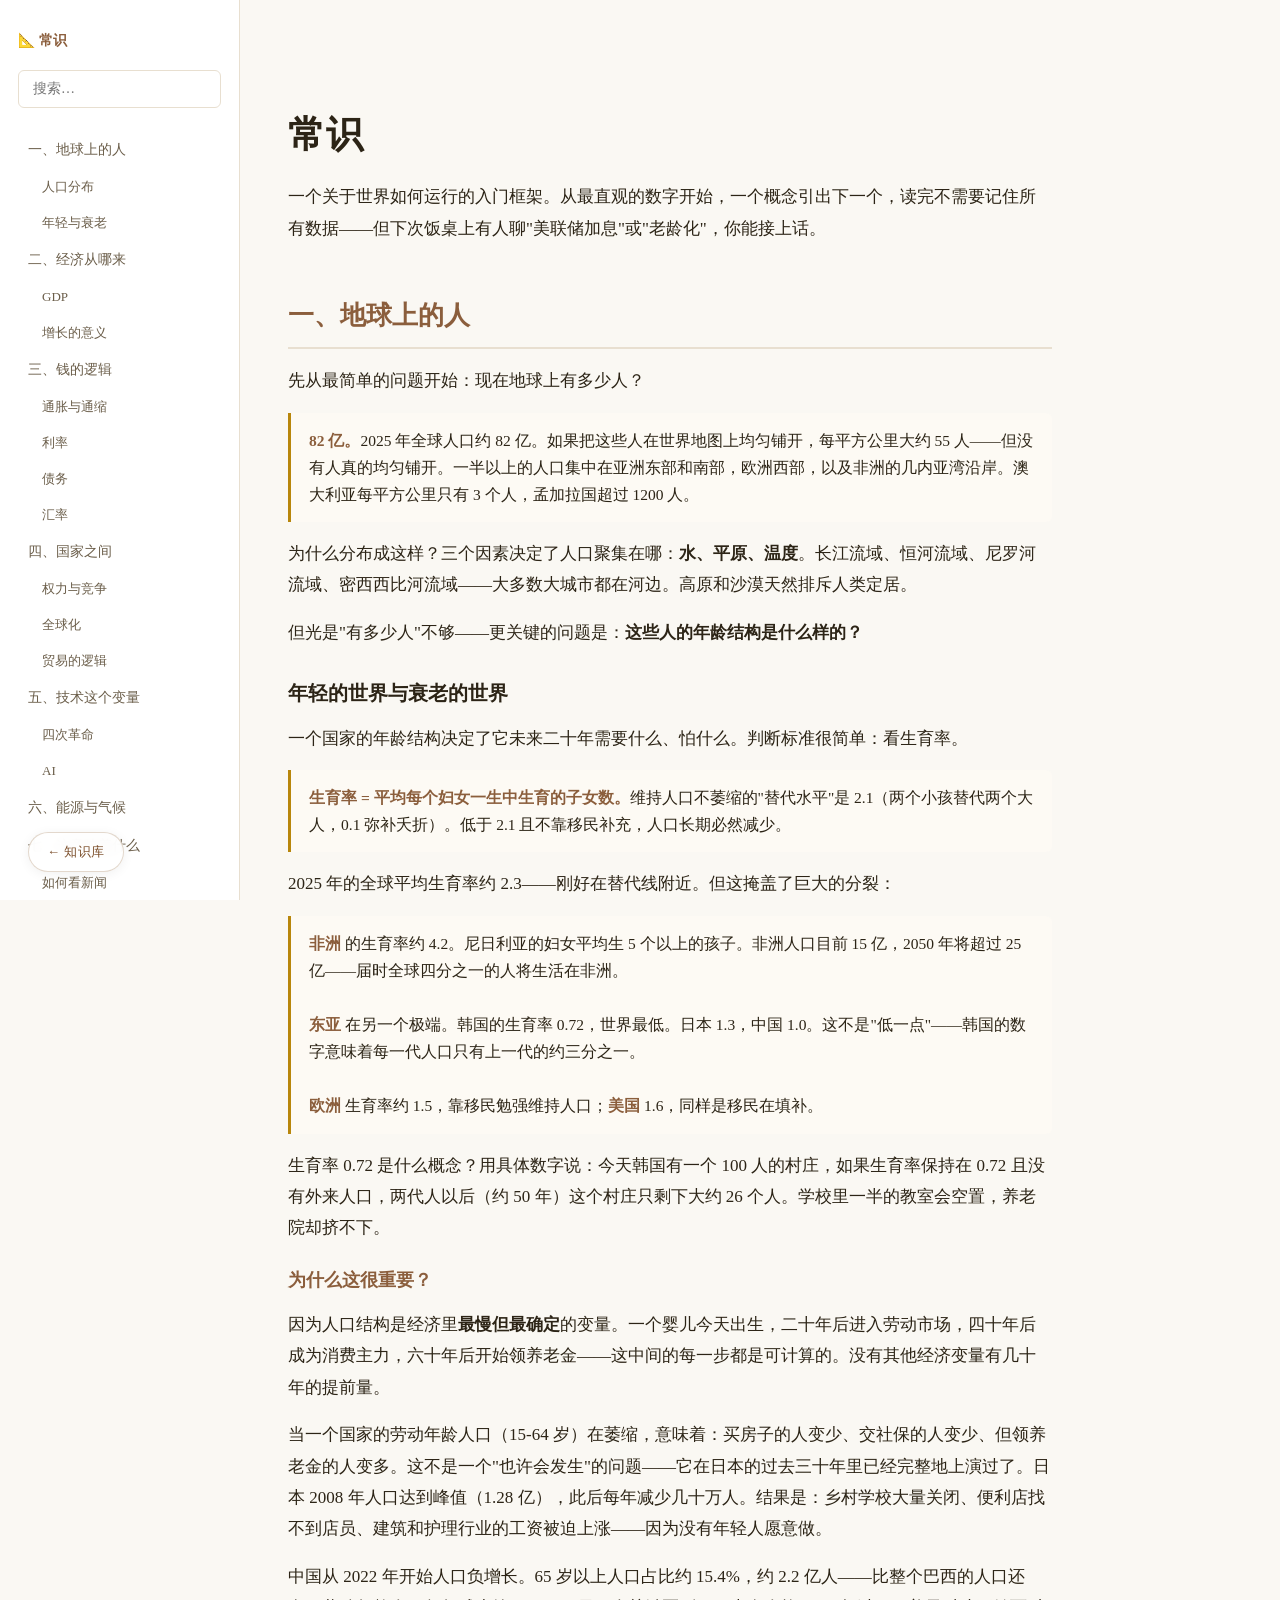
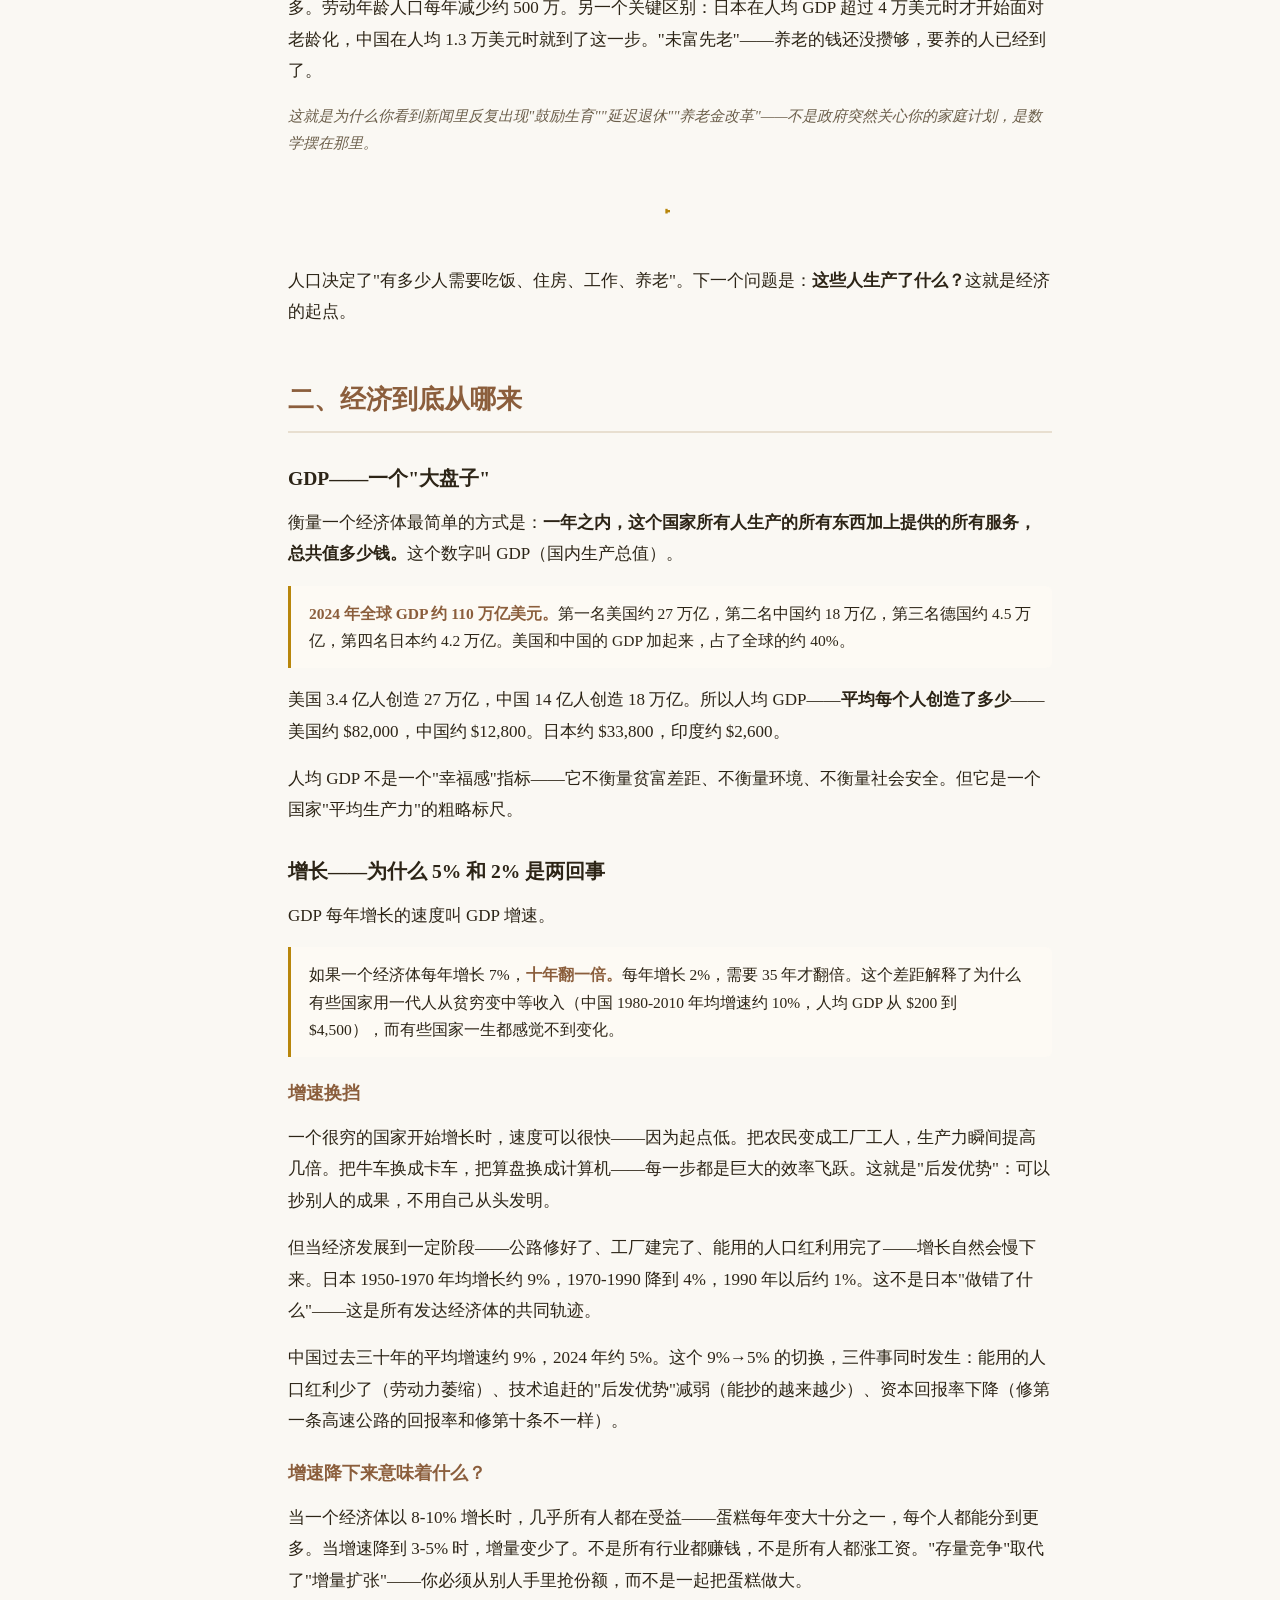
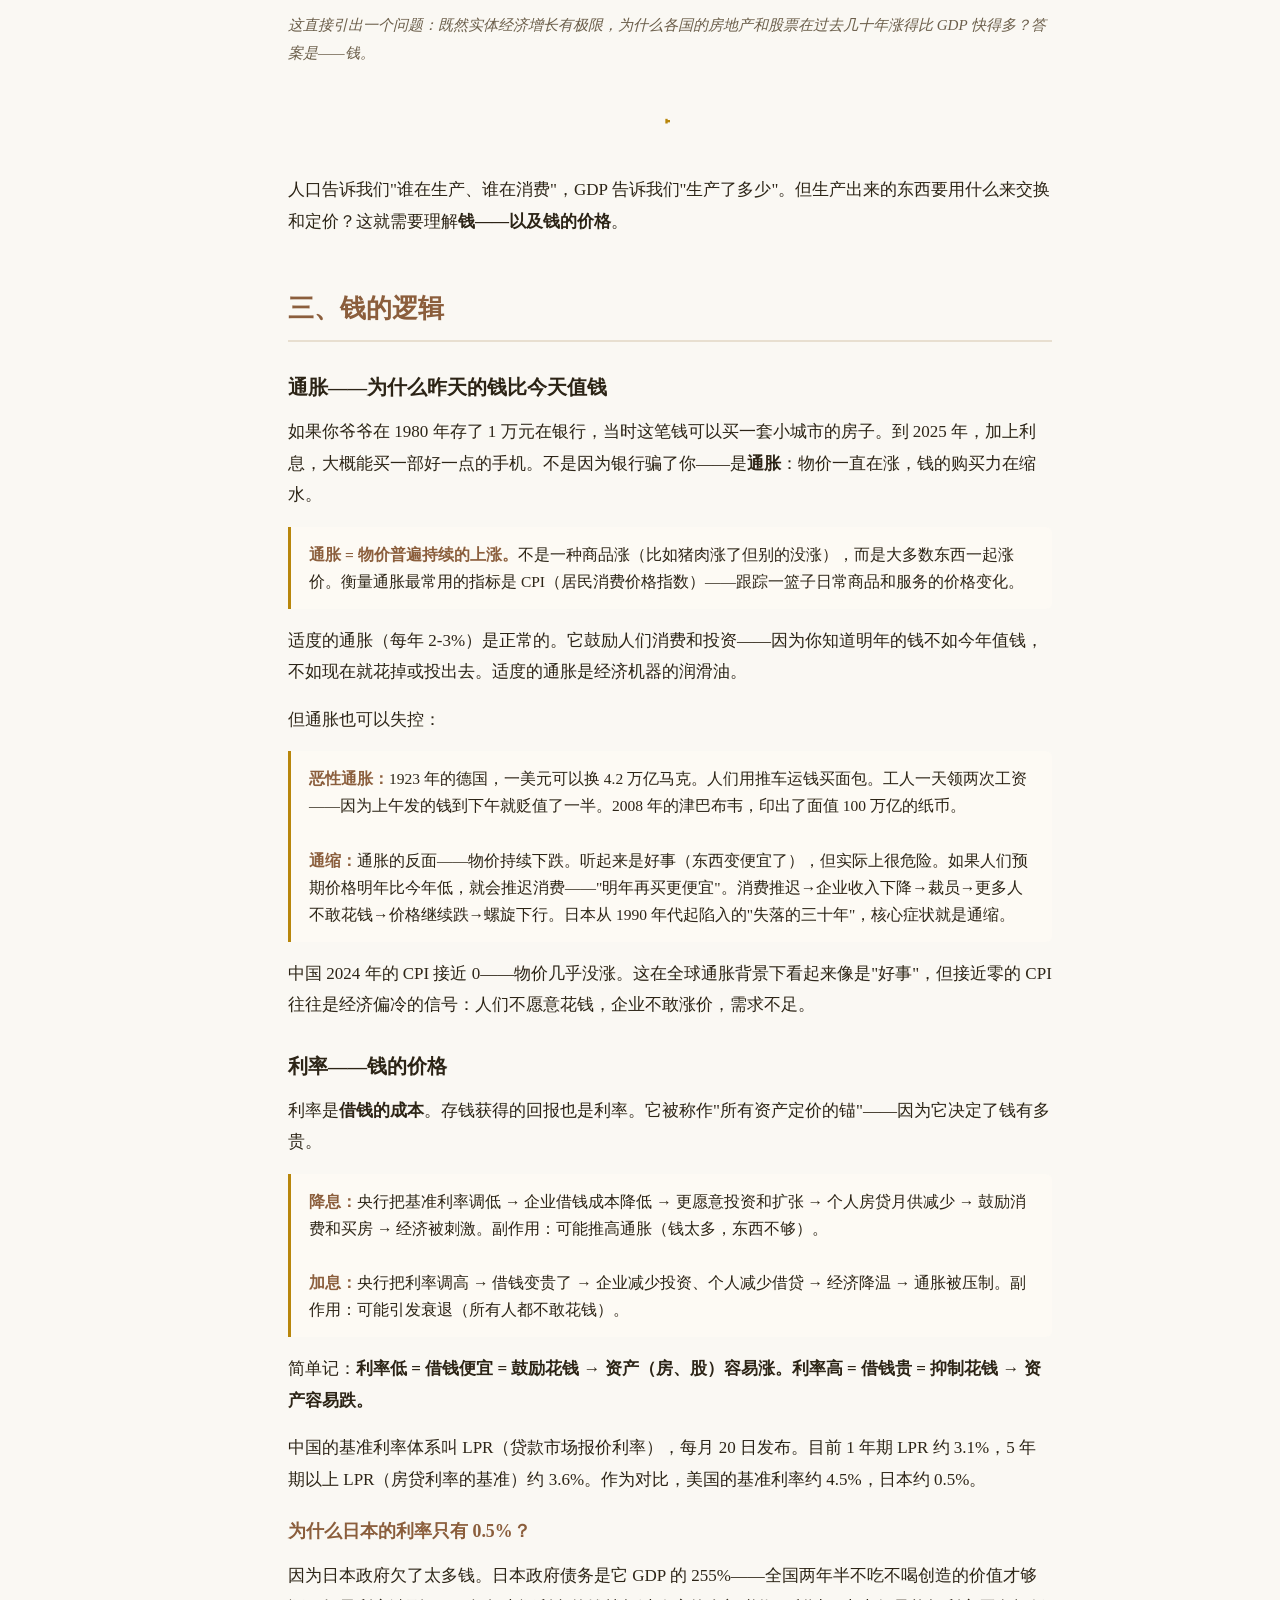
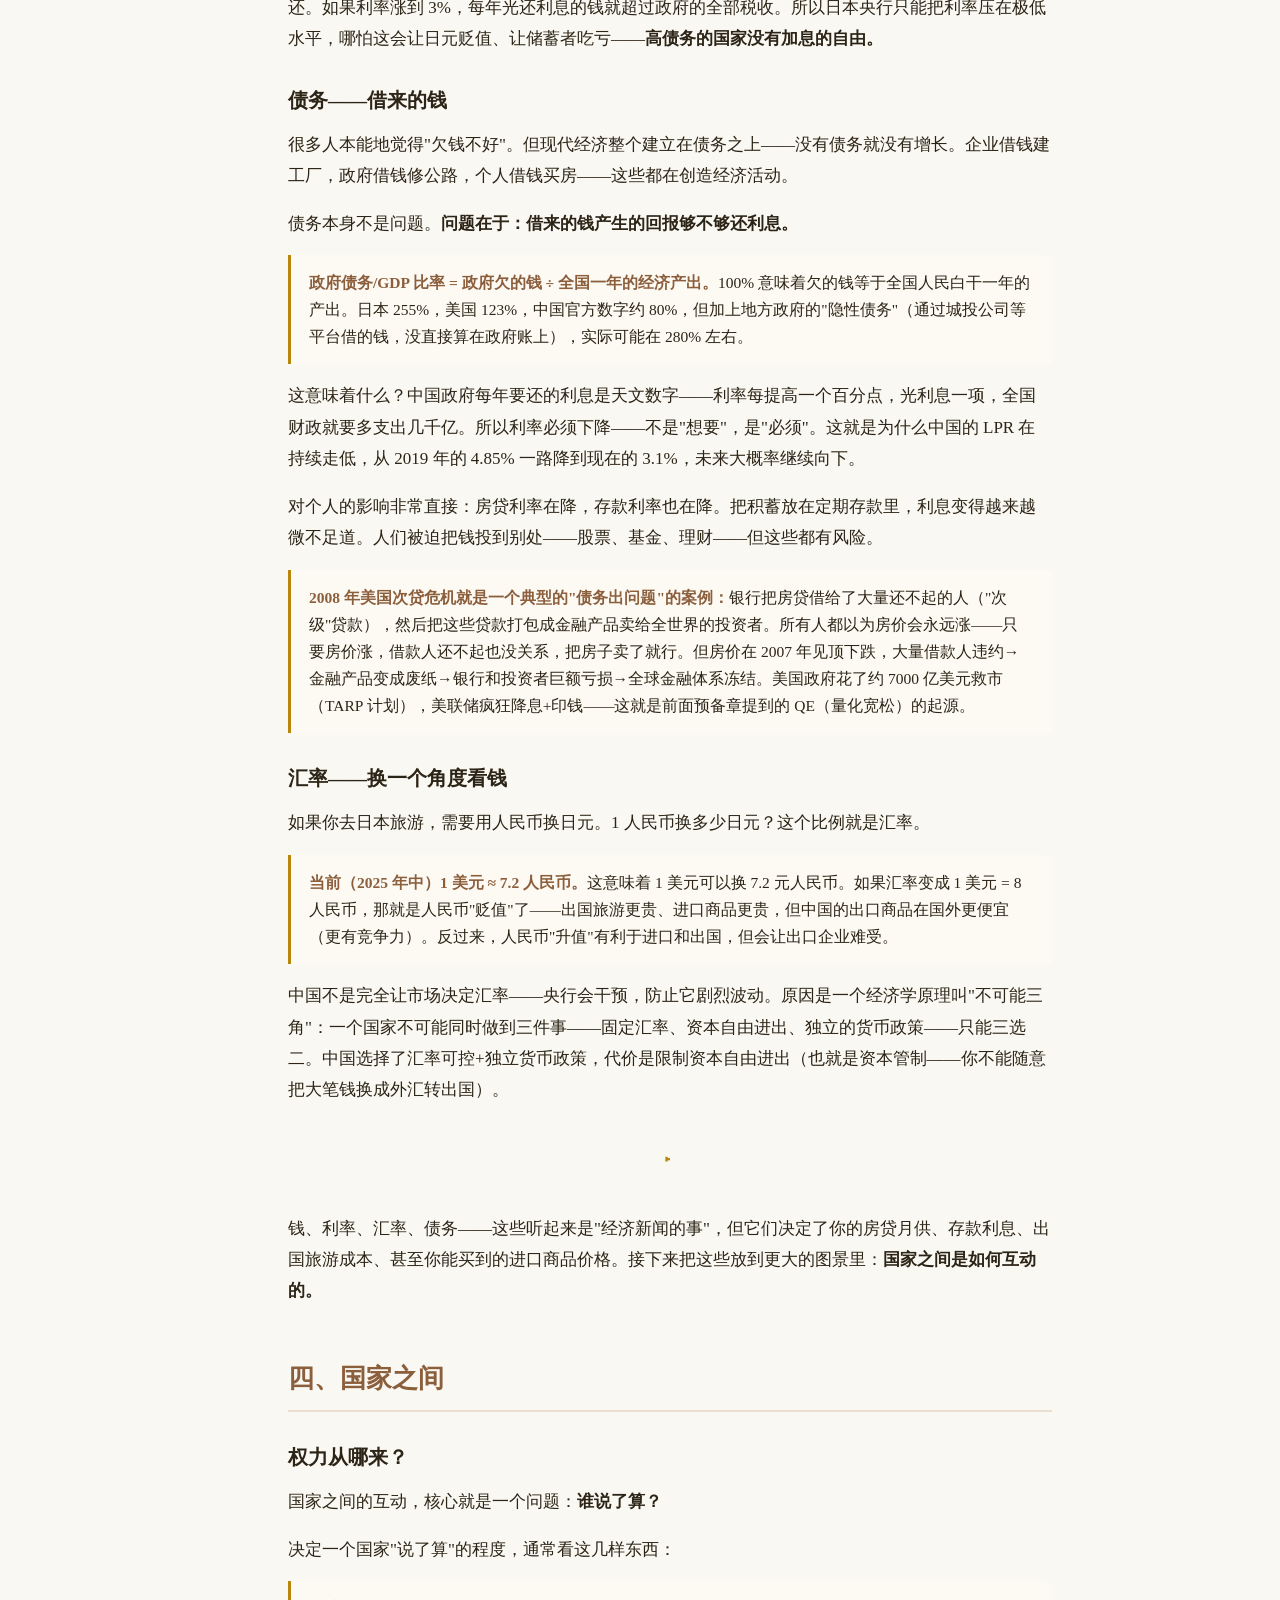
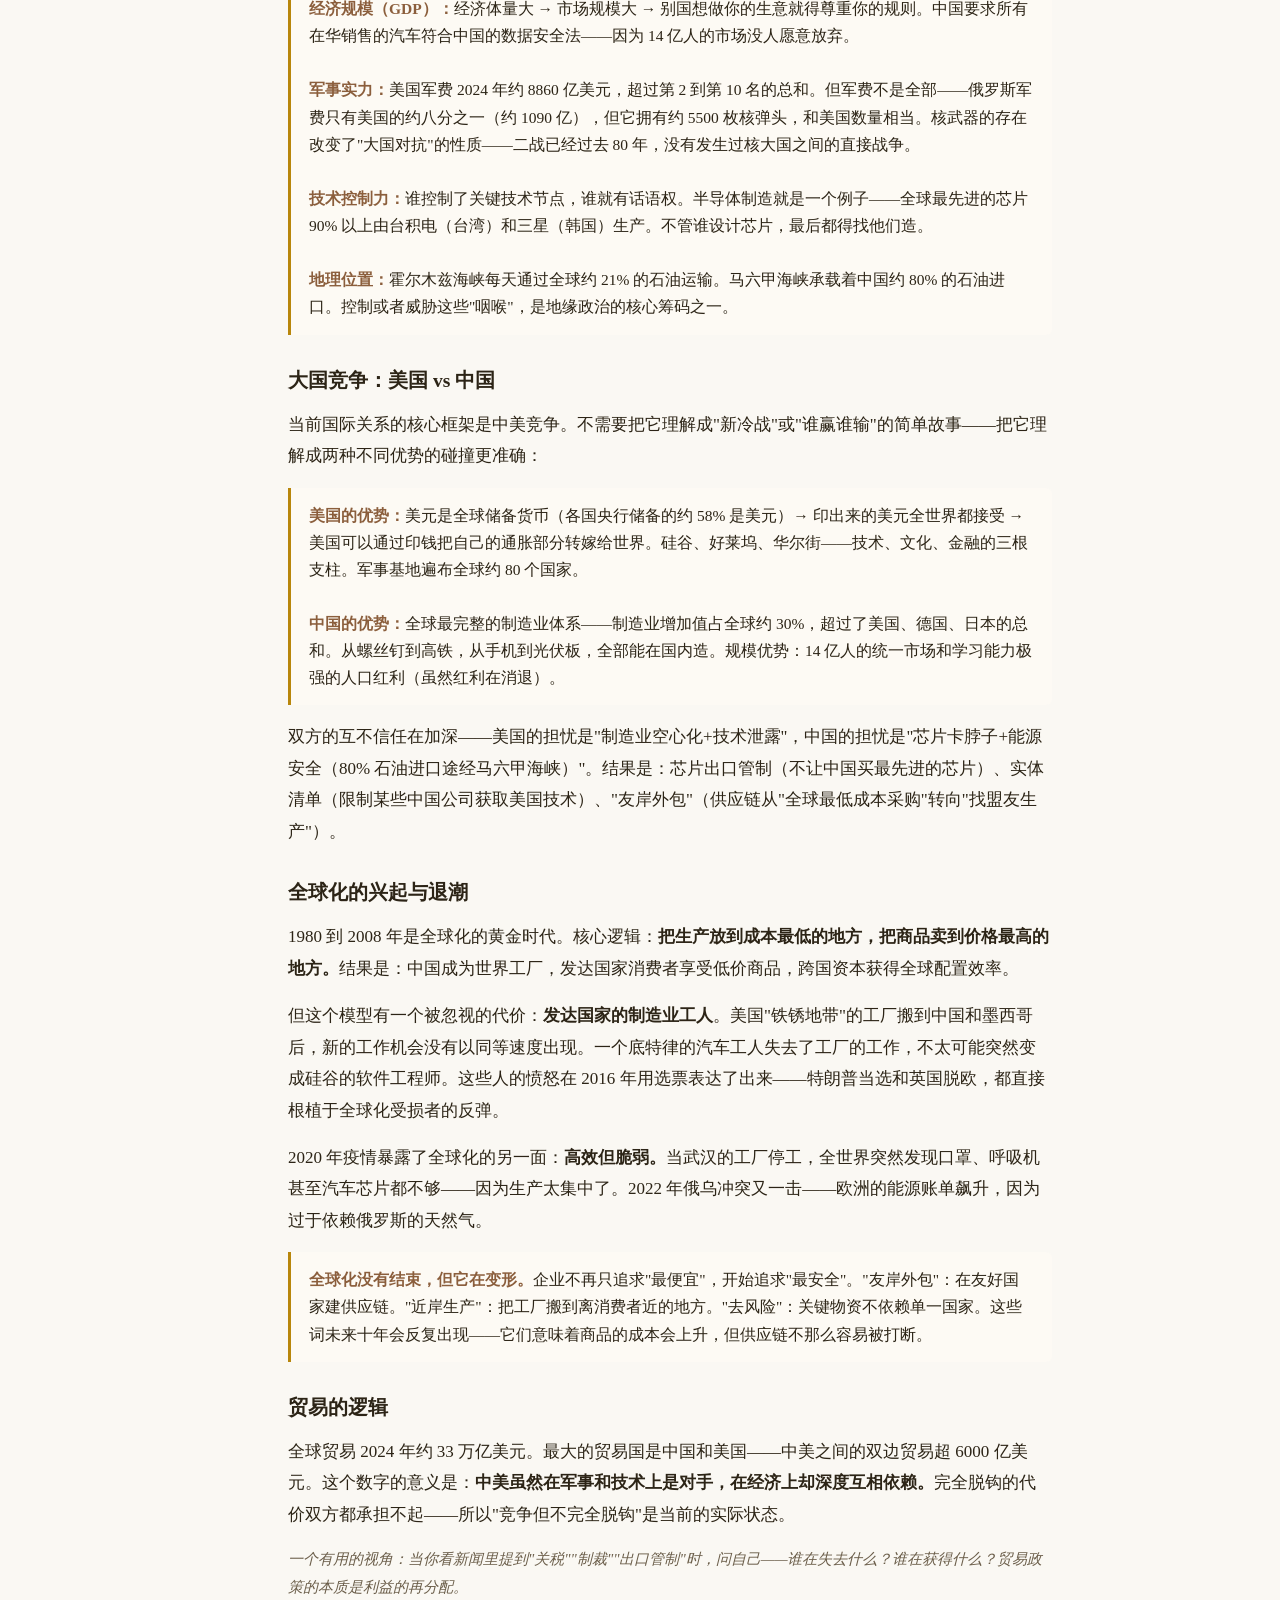
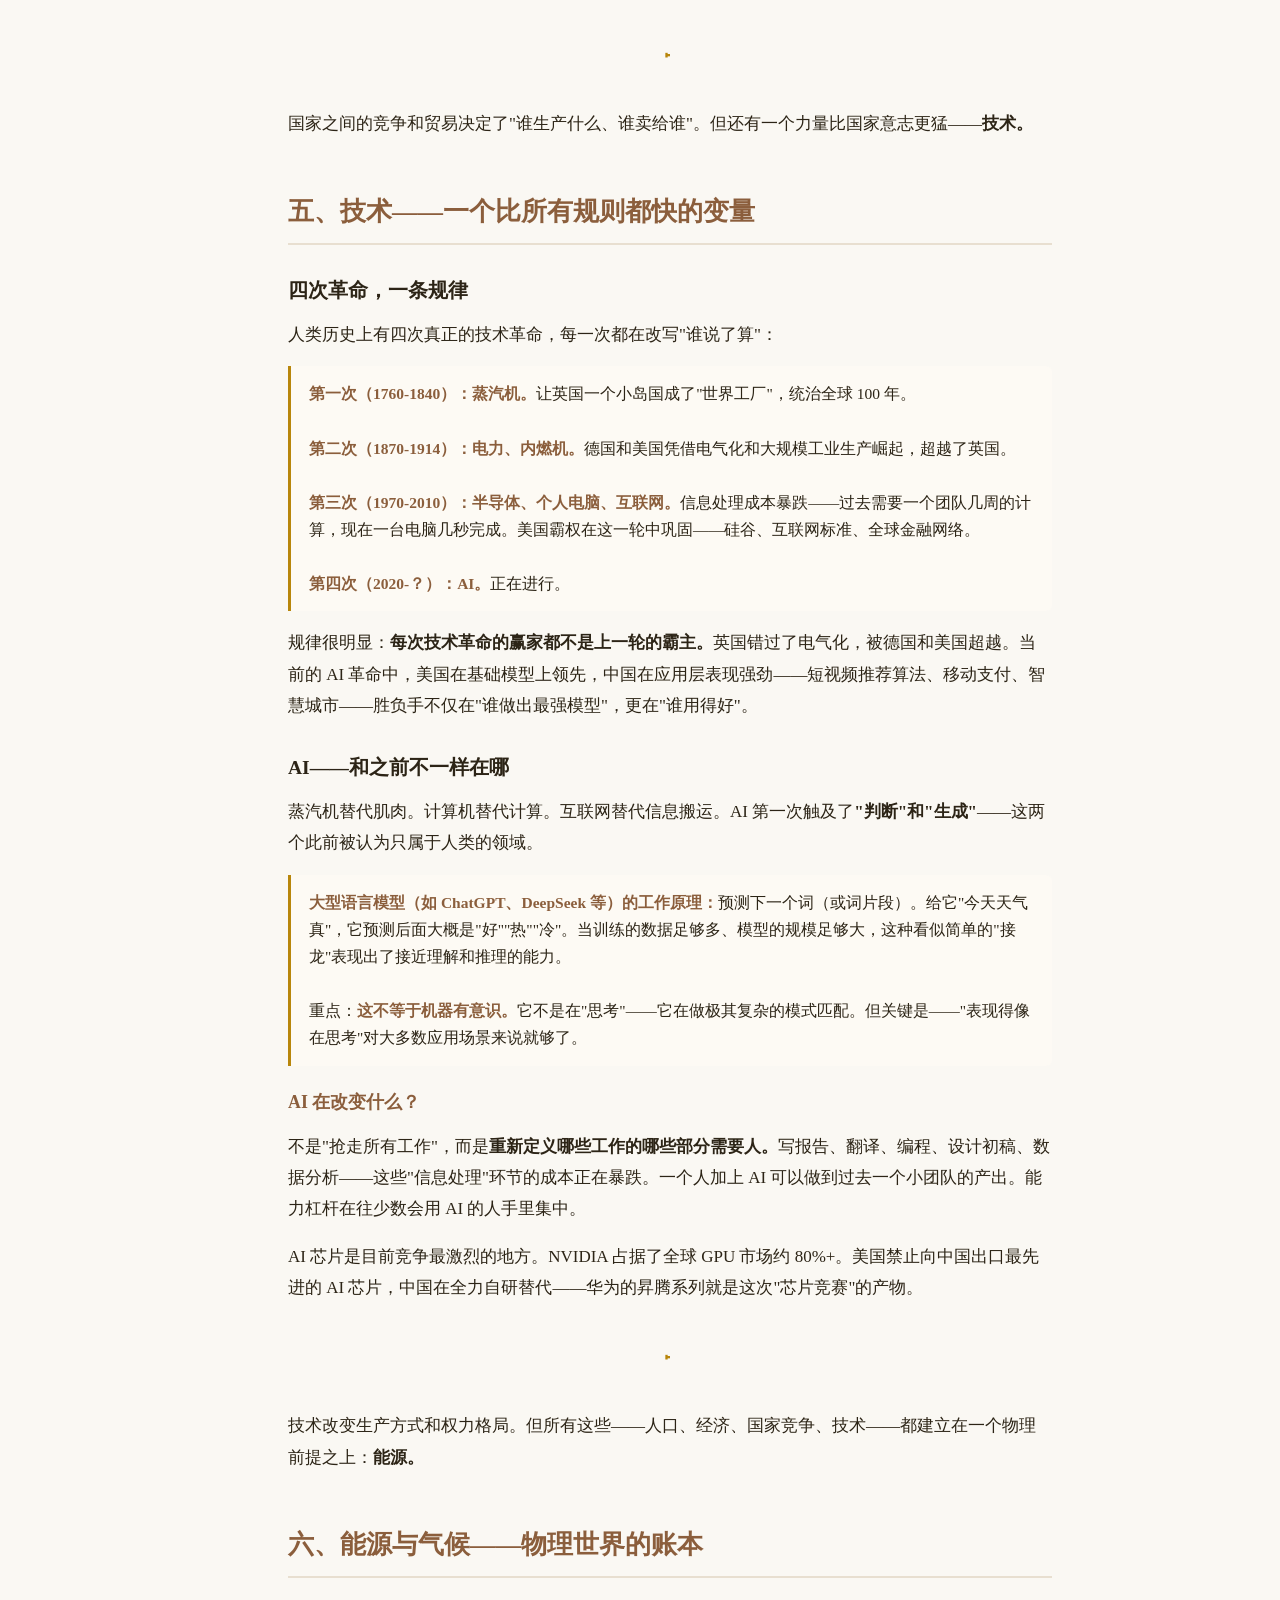
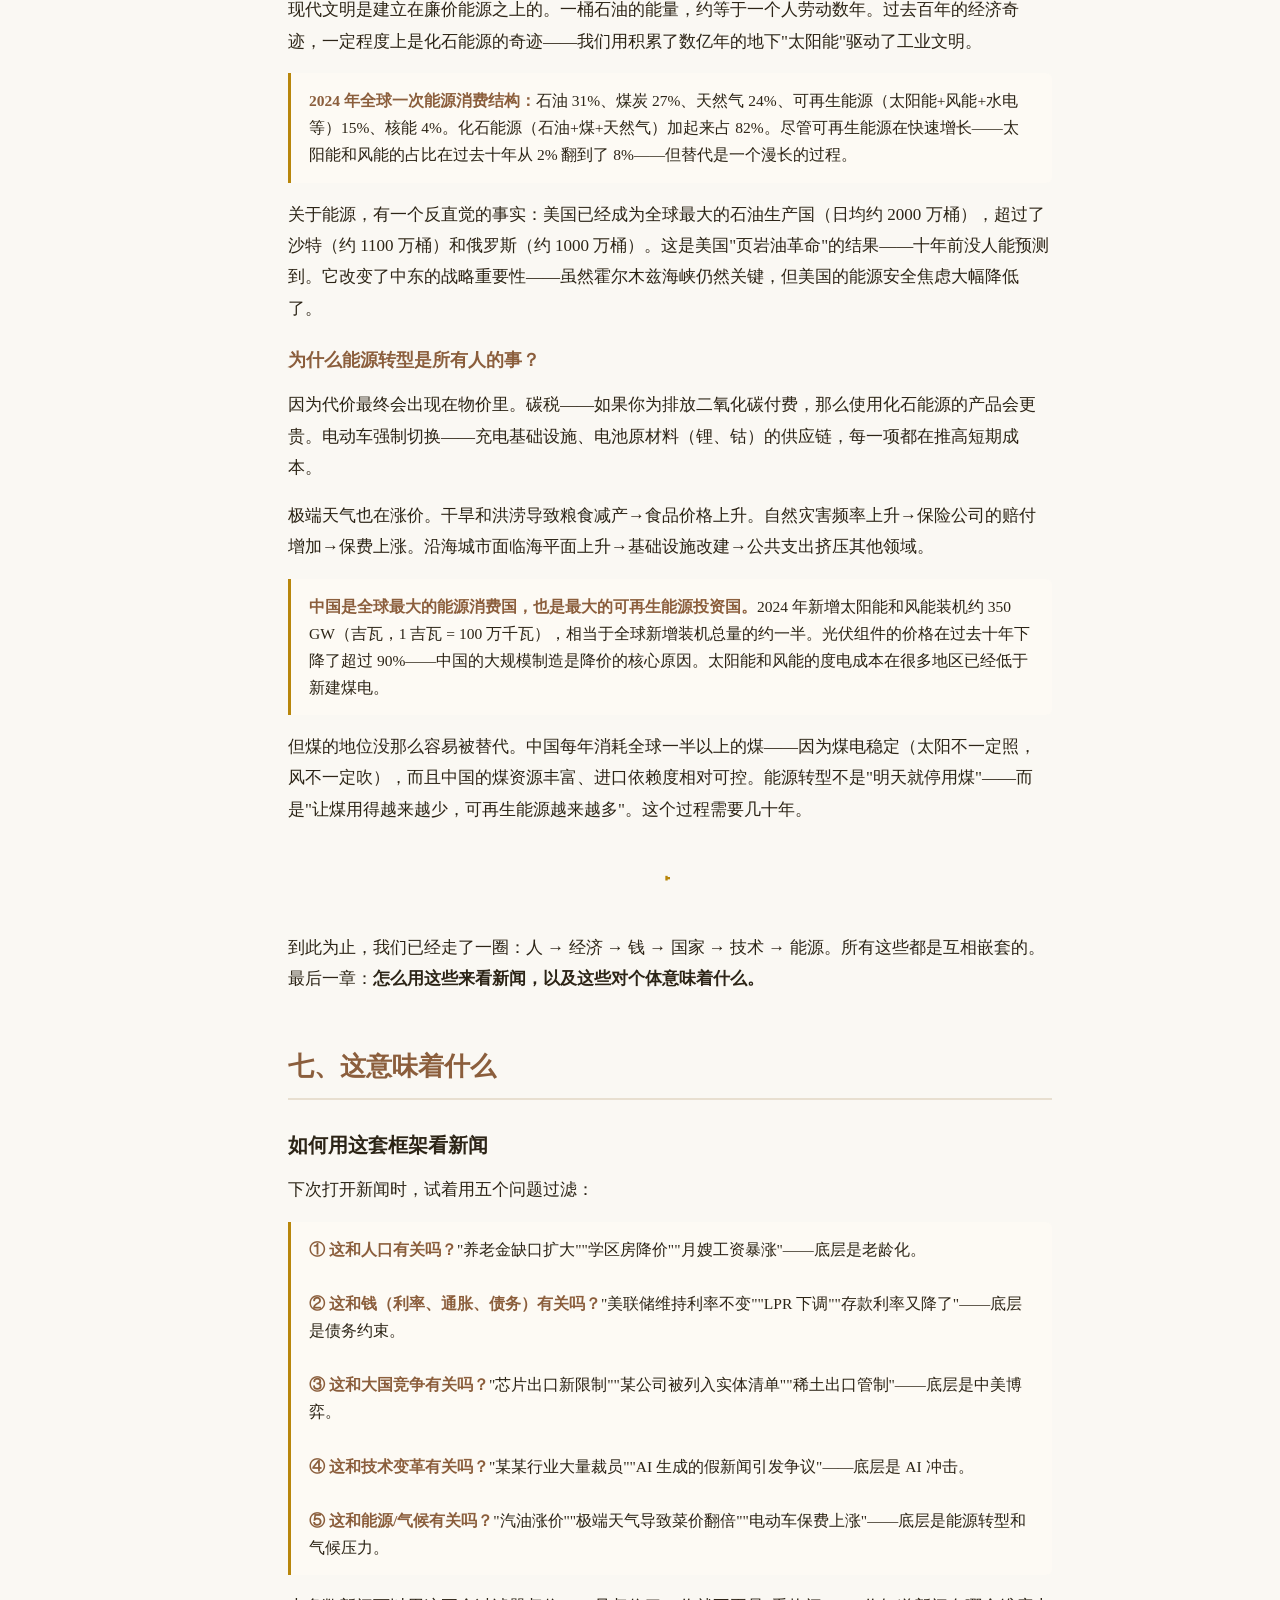
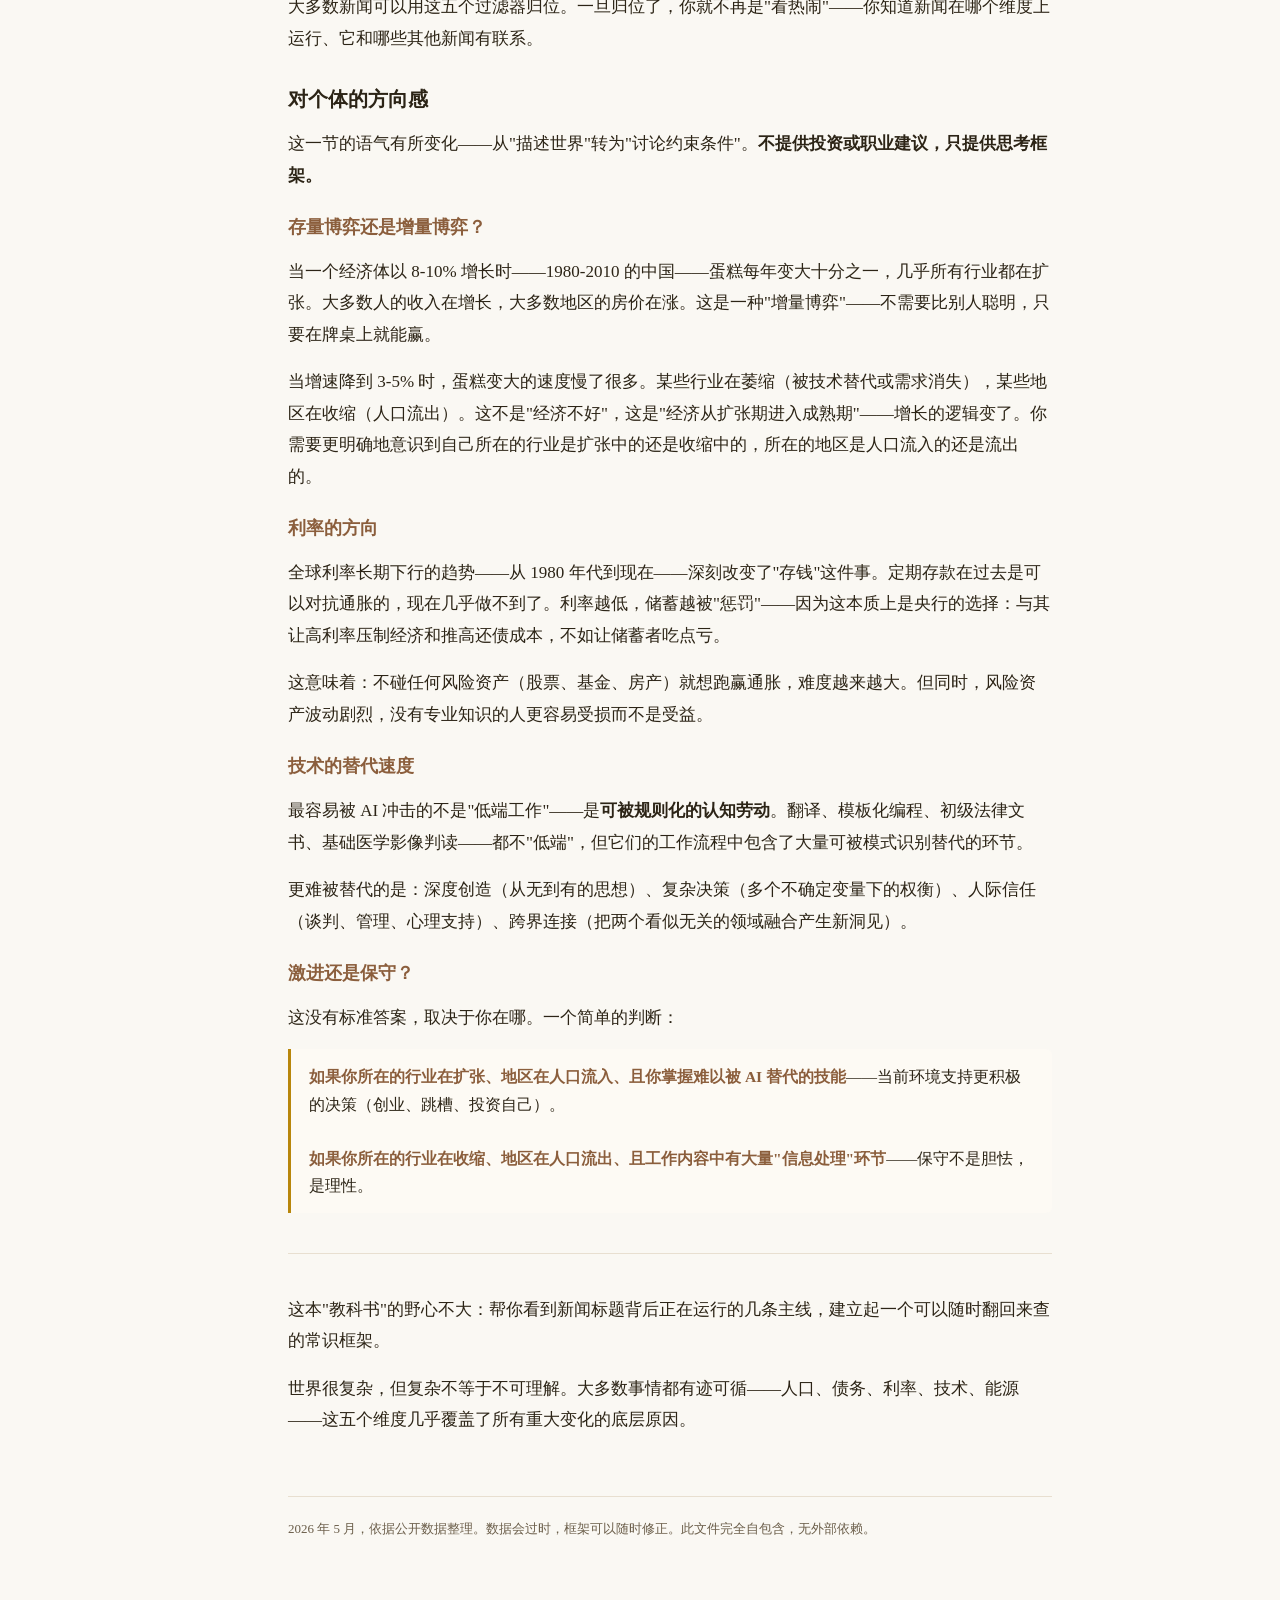
<file: kb/world-sense.html>
﻿<!DOCTYPE html>
<html lang="zh-CN">
<head>
<meta charset="UTF-8">
<meta name="viewport" content="width=device-width, initial-scale=1.0">
<title>常识 — 一个关于世界如何运行的入门框架</title>
<meta name="description" content="常识，一个关于世界如何运行的入门框架，梳理人口、经济、货币、国家、技术、能源和个人方向。">
<link rel="canonical" href="https://dishu.online/kb/world-sense.html">
<meta property="og:type" content="article">
<meta property="og:site_name" content="地书">
<meta property="og:title" content="常识 — 一个关于世界如何运行的入门框架">
<meta property="og:description" content="常识，一个关于世界如何运行的入门框架，梳理人口、经济、货币、国家、技术、能源和个人方向。">
<meta property="og:url" content="https://dishu.online/kb/world-sense.html">
<link rel="stylesheet" href="../assets/css/site.css">
<style>
:root { --bg: #faf8f3; --card: #fff; --text: #2c2416; --text-soft: #6b5e4a; --accent: #8b5e3c; --accent2: #b8860b; --line: #e8dfd0; --shadow: 0 1px 3px rgba(0,0,0,.06); }
*,*::before,*::after{box-sizing:border-box;margin:0;padding:0}
body { font-family: "Noto Serif SC", "Source Han Serif SC", "Songti SC", "SimSun", "STSong", Georgia, "Times New Roman", serif; background: var(--bg); color: var(--text); line-height: 1.85; font-size: 17px; }
h1 { font-size: 2.2em; font-weight: 700; margin: 60px 0 12px; letter-spacing: .04em; }
h2 { font-size: 1.5em; font-weight: 700; margin: 48px 0 16px; padding-bottom: 8px; border-bottom: 2px solid var(--line); color: var(--accent); }
h3 { font-size: 1.15em; font-weight: 700; margin: 28px 0 10px; color: var(--text); }
p { margin: 0 0 16px; }
.data-block { background: #fdfaf4; border-left: 3px solid var(--accent2); padding: 14px 18px; margin: 16px 0; border-radius: 0 6px 6px 0; font-size: 15.5px; line-height: 1.75; }
.data-block strong { color: var(--accent); }
.note { font-size: 15px; color: var(--text-soft); font-style: italic; }
.pull { font-size: 1.05em; font-weight: 600; color: var(--accent); margin: 20px 0 12px; }
.bridge { text-align: center; color: var(--accent2); font-size: 1.1em; margin: 36px 0; letter-spacing: .3em; }
hr { border: none; border-top: 1px solid var(--line); margin: 40px 0; }
/* layout */
#layout { display: flex; min-height: 100vh; }
#sidebar { width: 240px; flex-shrink: 0; background: var(--card); border-right: 1px solid var(--line); padding: 28px 18px; position: sticky; top: 0; height: 100vh; overflow-y: auto; font-size: 14px; }
#sidebar h3 { font-size: 1em; margin: 0 0 16px; color: var(--accent); }
#sidebar a { display: block; padding: 5px 10px; color: var(--text-soft); text-decoration: none; border-radius: 4px; margin-bottom: 2px; transition: background .15s; }
#sidebar a:hover, #sidebar a.active { background: #f5efe5; color: var(--text); }
#sidebar a.sub { padding-left: 24px; font-size: 13px; }
#main { flex: 1; max-width: 860px; padding: 40px 48px 120px; }
#search-box { width: 100%; padding: 10px 14px; border: 1px solid var(--line); border-radius: 6px; font-size: 14px; font-family: inherit; background: var(--card); margin-bottom: 24px; outline: none; }
#search-box:focus { border-color: var(--accent); box-shadow: 0 0 0 3px rgba(139,94,60,.1); }
mark { background: #fff3b0; padding: 1px 3px; border-radius: 2px; }
@media (max-width:768px){ #layout { flex-direction: column; } #sidebar { width: 100%; height: auto; position: static; border-right: none; border-bottom: 1px solid var(--line); } #main { padding: 20px 16px 80px; } }
/* printed */
#footer { margin-top: 60px; padding-top: 20px; border-top: 1px solid var(--line); font-size: 13px; color: var(--text-soft); }
</style>
<script src="../assets/js/site.js" defer></script>
</head>
<body>
<a href="../index.html" class="kb-back-btn">← 知识库</a>

<div id="layout">
<nav id="sidebar">
<h3>📐 常识</h3>
<input type="text" id="search-box" placeholder="搜索…" oninput="doSearch()">
<a href="#ch1">一、地球上的人</a>
<a href="#ch1" class="sub">人口分布</a>
<a href="#ch1" class="sub">年轻与衰老</a>
<a href="#ch2">二、经济从哪来</a>
<a href="#ch2" class="sub">GDP</a>
<a href="#ch2" class="sub">增长的意义</a>
<a href="#ch3">三、钱的逻辑</a>
<a href="#ch3" class="sub">通胀与通缩</a>
<a href="#ch3" class="sub">利率</a>
<a href="#ch3" class="sub">债务</a>
<a href="#ch3" class="sub">汇率</a>
<a href="#ch4">四、国家之间</a>
<a href="#ch4" class="sub">权力与竞争</a>
<a href="#ch4" class="sub">全球化</a>
<a href="#ch4" class="sub">贸易的逻辑</a>
<a href="#ch5">五、技术这个变量</a>
<a href="#ch5" class="sub">四次革命</a>
<a href="#ch5" class="sub">AI</a>
<a href="#ch6">六、能源与气候</a>
<a href="#ch7">七、这意味着什么</a>
<a href="#ch7" class="sub">如何看新闻</a>
<a href="#ch7" class="sub">个人方向</a>
</nav>
<main id="main">

<h1>常识</h1>
<p>一个关于世界如何运行的入门框架。从最直观的数字开始，一个概念引出下一个，读完不需要记住所有数据——但下次饭桌上有人聊"美联储加息"或"老龄化"，你能接上话。</p>

<!-- ═══════ 第一章 ═══════ -->
<section id="ch1">
<h2>一、地球上的人</h2>

<p>先从最简单的问题开始：现在地球上有多少人？</p>

<div class="data-block">
<strong>82 亿。</strong>2025 年全球人口约 82 亿。如果把这些人在世界地图上均匀铺开，每平方公里大约 55 人——但没有人真的均匀铺开。一半以上的人口集中在亚洲东部和南部，欧洲西部，以及非洲的几内亚湾沿岸。澳大利亚每平方公里只有 3 个人，孟加拉国超过 1200 人。
</div>

<p>为什么分布成这样？三个因素决定了人口聚集在哪：<strong>水、平原、温度</strong>。长江流域、恒河流域、尼罗河流域、密西西比河流域——大多数大城市都在河边。高原和沙漠天然排斥人类定居。</p>

<p>但光是"有多少人"不够——更关键的问题是：<strong>这些人的年龄结构是什么样的？</strong></p>

<h3>年轻的世界与衰老的世界</h3>

<p>一个国家的年龄结构决定了它未来二十年需要什么、怕什么。判断标准很简单：看生育率。</p>

<div class="data-block">
<strong>生育率 = 平均每个妇女一生中生育的子女数。</strong>维持人口不萎缩的"替代水平"是 2.1（两个小孩替代两个大人，0.1 弥补夭折）。低于 2.1 且不靠移民补充，人口长期必然减少。
</div>

<p>2025 年的全球平均生育率约 2.3——刚好在替代线附近。但这掩盖了巨大的分裂：</p>

<div class="data-block">
<strong>非洲</strong> 的生育率约 4.2。尼日利亚的妇女平均生 5 个以上的孩子。非洲人口目前 15 亿，2050 年将超过 25 亿——届时全球四分之一的人将生活在非洲。<br><br>
<strong>东亚</strong> 在另一个极端。韩国的生育率 0.72，世界最低。日本 1.3，中国 1.0。这不是"低一点"——韩国的数字意味着每一代人口只有上一代的约三分之一。<br><br>
<strong>欧洲</strong> 生育率约 1.5，靠移民勉强维持人口；<strong>美国</strong> 1.6，同样是移民在填补。
</div>

<p>生育率 0.72 是什么概念？用具体数字说：今天韩国有一个 100 人的村庄，如果生育率保持在 0.72 且没有外来人口，两代人以后（约 50 年）这个村庄只剩下大约 26 个人。学校里一半的教室会空置，养老院却挤不下。</p>

<p class="pull">为什么这很重要？</p>

<p>因为人口结构是经济里<strong>最慢但最确定</strong>的变量。一个婴儿今天出生，二十年后进入劳动市场，四十年后成为消费主力，六十年后开始领养老金——这中间的每一步都是可计算的。没有其他经济变量有几十年的提前量。</p>

<p>当一个国家的劳动年龄人口（15-64 岁）在萎缩，意味着：买房子的人变少、交社保的人变少、但领养老金的人变多。这不是一个"也许会发生"的问题——它在日本的过去三十年里已经完整地上演过了。日本 2008 年人口达到峰值（1.28 亿），此后每年减少几十万人。结果是：乡村学校大量关闭、便利店找不到店员、建筑和护理行业的工资被迫上涨——因为没有年轻人愿意做。</p>

<p>中国从 2022 年开始人口负增长。65 岁以上人口占比约 15.4%，约 2.2 亿人——比整个巴西的人口还多。劳动年龄人口每年减少约 500 万。另一个关键区别：日本在人均 GDP 超过 4 万美元时才开始面对老龄化，中国在人均 1.3 万美元时就到了这一步。"未富先老"——养老的钱还没攒够，要养的人已经到了。</p>

<p class="note">这就是为什么你看到新闻里反复出现"鼓励生育""延迟退休""养老金改革"——不是政府突然关心你的家庭计划，是数学摆在那里。</p>

<div class="bridge">▸</div>

<p>人口决定了"有多少人需要吃饭、住房、工作、养老"。下一个问题是：<strong>这些人生产了什么？</strong>这就是经济的起点。</p>
</section>

<!-- ═══════ 第二章 ═══════ -->
<section id="ch2">
<h2>二、经济到底从哪来</h2>

<h3>GDP——一个"大盘子"</h3>

<p>衡量一个经济体最简单的方式是：<strong>一年之内，这个国家所有人生产的所有东西加上提供的所有服务，总共值多少钱。</strong>这个数字叫 GDP（国内生产总值）。</p>

<div class="data-block">
<strong>2024 年全球 GDP 约 110 万亿美元。</strong>第一名美国约 27 万亿，第二名中国约 18 万亿，第三名德国约 4.5 万亿，第四名日本约 4.2 万亿。美国和中国的 GDP 加起来，占了全球的约 40%。
</div>

<p>美国 3.4 亿人创造 27 万亿，中国 14 亿人创造 18 万亿。所以人均 GDP——<strong>平均每个人创造了多少</strong>——美国约 $82,000，中国约 $12,800。日本约 $33,800，印度约 $2,600。</p>

<p>人均 GDP 不是一个"幸福感"指标——它不衡量贫富差距、不衡量环境、不衡量社会安全。但它是一个国家"平均生产力"的粗略标尺。</p>

<h3>增长——为什么 5% 和 2% 是两回事</h3>

<p>GDP 每年增长的速度叫 GDP 增速。</p>

<div class="data-block">
如果一个经济体每年增长 7%，<strong>十年翻一倍。</strong>每年增长 2%，需要 35 年才翻倍。这个差距解释了为什么有些国家用一代人从贫穷变中等收入（中国 1980-2010 年均增速约 10%，人均 GDP 从 $200 到 $4,500），而有些国家一生都感觉不到变化。
</div>

<p class="pull">增速换挡</p>

<p>一个很穷的国家开始增长时，速度可以很快——因为起点低。把农民变成工厂工人，生产力瞬间提高几倍。把牛车换成卡车，把算盘换成计算机——每一步都是巨大的效率飞跃。这就是"后发优势"：可以抄别人的成果，不用自己从头发明。</p>

<p>但当经济发展到一定阶段——公路修好了、工厂建完了、能用的人口红利用完了——增长自然会慢下来。日本 1950-1970 年均增长约 9%，1970-1990 降到 4%，1990 年以后约 1%。这不是日本"做错了什么"——这是所有发达经济体的共同轨迹。</p>

<p>中国过去三十年的平均增速约 9%，2024 年约 5%。这个 9%→5% 的切换，三件事同时发生：能用的人口红利少了（劳动力萎缩）、技术追赶的"后发优势"减弱（能抄的越来越少）、资本回报率下降（修第一条高速公路的回报率和修第十条不一样）。</p>

<p class="pull">增速降下来意味着什么？</p>

<p>当一个经济体以 8-10% 增长时，几乎所有人都在受益——蛋糕每年变大十分之一，每个人都能分到更多。当增速降到 3-5% 时，增量变少了。不是所有行业都赚钱，不是所有人都涨工资。"存量竞争"取代了"增量扩张"——你必须从别人手里抢份额，而不是一起把蛋糕做大。</p>

<p class="note">这直接引出一个问题：既然实体经济增长有极限，为什么各国的房地产和股票在过去几十年涨得比 GDP 快得多？答案是——钱。</p>

<div class="bridge">▸</div>

<p>人口告诉我们"谁在生产、谁在消费"，GDP 告诉我们"生产了多少"。但生产出来的东西要用什么来交换和定价？这就需要理解<strong>钱——以及钱的价格</strong>。</p>
</section>

<!-- ═══════ 第三章 ═══════ -->
<section id="ch3">
<h2>三、钱的逻辑</h2>

<h3>通胀——为什么昨天的钱比今天值钱</h3>

<p>如果你爷爷在 1980 年存了 1 万元在银行，当时这笔钱可以买一套小城市的房子。到 2025 年，加上利息，大概能买一部好一点的手机。不是因为银行骗了你——是<strong>通胀</strong>：物价一直在涨，钱的购买力在缩水。</p>

<div class="data-block">
<strong>通胀 = 物价普遍持续的上涨。</strong>不是一种商品涨（比如猪肉涨了但别的没涨），而是大多数东西一起涨价。衡量通胀最常用的指标是 CPI（居民消费价格指数）——跟踪一篮子日常商品和服务的价格变化。
</div>

<p>适度的通胀（每年 2-3%）是正常的。它鼓励人们消费和投资——因为你知道明年的钱不如今年值钱，不如现在就花掉或投出去。适度的通胀是经济机器的润滑油。</p>

<p>但通胀也可以失控：</p>

<div class="data-block">
<strong>恶性通胀：</strong>1923 年的德国，一美元可以换 4.2 万亿马克。人们用推车运钱买面包。工人一天领两次工资——因为上午发的钱到下午就贬值了一半。2008 年的津巴布韦，印出了面值 100 万亿的纸币。<br><br>
<strong>通缩：</strong>通胀的反面——物价持续下跌。听起来是好事（东西变便宜了），但实际上很危险。如果人们预期价格明年比今年低，就会推迟消费——"明年再买更便宜"。消费推迟→企业收入下降→裁员→更多人不敢花钱→价格继续跌→螺旋下行。日本从 1990 年代起陷入的"失落的三十年"，核心症状就是通缩。
</div>

<p>中国 2024 年的 CPI 接近 0——物价几乎没涨。这在全球通胀背景下看起来像是"好事"，但接近零的 CPI 往往是经济偏冷的信号：人们不愿意花钱，企业不敢涨价，需求不足。</p>

<h3>利率——钱的价格</h3>

<p>利率是<strong>借钱的成本</strong>。存钱获得的回报也是利率。它被称作"所有资产定价的锚"——因为它决定了钱有多贵。</p>

<div class="data-block">
<strong>降息：</strong>央行把基准利率调低 → 企业借钱成本降低 → 更愿意投资和扩张 → 个人房贷月供减少 → 鼓励消费和买房 → 经济被刺激。副作用：可能推高通胀（钱太多，东西不够）。<br><br>
<strong>加息：</strong>央行把利率调高 → 借钱变贵了 → 企业减少投资、个人减少借贷 → 经济降温 → 通胀被压制。副作用：可能引发衰退（所有人都不敢花钱）。
</div>

<p>简单记：<strong>利率低 = 借钱便宜 = 鼓励花钱 → 资产（房、股）容易涨。利率高 = 借钱贵 = 抑制花钱 → 资产容易跌。</strong></p>

<p>中国的基准利率体系叫 LPR（贷款市场报价利率），每月 20 日发布。目前 1 年期 LPR 约 3.1%，5 年期以上 LPR（房贷利率的基准）约 3.6%。作为对比，美国的基准利率约 4.5%，日本约 0.5%。</p>

<p class="pull">为什么日本的利率只有 0.5%？</p>

<p>因为日本政府欠了太多钱。日本政府债务是它 GDP 的 255%——全国两年半不吃不喝创造的价值才够还。如果利率涨到 3%，每年光还利息的钱就超过政府的全部税收。所以日本央行只能把利率压在极低水平，哪怕这会让日元贬值、让储蓄者吃亏——<strong>高债务的国家没有加息的自由。</strong></p>

<h3>债务——借来的钱</h3>

<p>很多人本能地觉得"欠钱不好"。但现代经济整个建立在债务之上——没有债务就没有增长。企业借钱建工厂，政府借钱修公路，个人借钱买房——这些都在创造经济活动。</p>

<p>债务本身不是问题。<strong>问题在于：借来的钱产生的回报够不够还利息。</strong></p>

<div class="data-block">
<strong>政府债务/GDP 比率 = 政府欠的钱 ÷ 全国一年的经济产出。</strong>100% 意味着欠的钱等于全国人民白干一年的产出。日本 255%，美国 123%，中国官方数字约 80%，但加上地方政府的"隐性债务"（通过城投公司等平台借的钱，没直接算在政府账上），实际可能在 280% 左右。
</div>

<p>这意味着什么？中国政府每年要还的利息是天文数字——利率每提高一个百分点，光利息一项，全国财政就要多支出几千亿。所以利率必须下降——不是"想要"，是"必须"。这就是为什么中国的 LPR 在持续走低，从 2019 年的 4.85% 一路降到现在的 3.1%，未来大概率继续向下。</p>

<p>对个人的影响非常直接：房贷利率在降，存款利率也在降。把积蓄放在定期存款里，利息变得越来越微不足道。人们被迫把钱投到别处——股票、基金、理财——但这些都有风险。</p>

<div class="data-block">
<strong>2008 年美国次贷危机就是一个典型的"债务出问题"的案例：</strong>银行把房贷借给了大量还不起的人（"次级"贷款），然后把这些贷款打包成金融产品卖给全世界的投资者。所有人都以为房价会永远涨——只要房价涨，借款人还不起也没关系，把房子卖了就行。但房价在 2007 年见顶下跌，大量借款人违约→金融产品变成废纸→银行和投资者巨额亏损→全球金融体系冻结。美国政府花了约 7000 亿美元救市（TARP 计划），美联储疯狂降息+印钱——这就是前面预备章提到的 QE（量化宽松）的起源。
</div>

<h3>汇率——换一个角度看钱</h3>

<p>如果你去日本旅游，需要用人民币换日元。1 人民币换多少日元？这个比例就是汇率。</p>

<div class="data-block">
<strong>当前（2025 年中）1 美元 ≈ 7.2 人民币。</strong>这意味着 1 美元可以换 7.2 元人民币。如果汇率变成 1 美元 = 8 人民币，那就是人民币"贬值"了——出国旅游更贵、进口商品更贵，但中国的出口商品在国外更便宜（更有竞争力）。反过来，人民币"升值"有利于进口和出国，但会让出口企业难受。
</div>

<p>中国不是完全让市场决定汇率——央行会干预，防止它剧烈波动。原因是一个经济学原理叫"不可能三角"：一个国家不可能同时做到三件事——固定汇率、资本自由进出、独立的货币政策——只能三选二。中国选择了汇率可控+独立货币政策，代价是限制资本自由进出（也就是资本管制——你不能随意把大笔钱换成外汇转出国）。</p>

<div class="bridge">▸</div>

<p>钱、利率、汇率、债务——这些听起来是"经济新闻的事"，但它们决定了你的房贷月供、存款利息、出国旅游成本、甚至你能买到的进口商品价格。接下来把这些放到更大的图景里：<strong>国家之间是如何互动的。</strong></p>
</section>

<!-- ═══════ 第四章 ═══════ -->
<section id="ch4">
<h2>四、国家之间</h2>

<h3>权力从哪来？</h3>

<p>国家之间的互动，核心就是一个问题：<strong>谁说了算？</strong></p>

<p>决定一个国家"说了算"的程度，通常看这几样东西：</p>

<div class="data-block">
<strong>经济规模（GDP）：</strong>经济体量大 → 市场规模大 → 别国想做你的生意就得尊重你的规则。中国要求所有在华销售的汽车符合中国的数据安全法——因为 14 亿人的市场没人愿意放弃。<br><br>
<strong>军事实力：</strong>美国军费 2024 年约 8860 亿美元，超过第 2 到第 10 名的总和。但军费不是全部——俄罗斯军费只有美国的约八分之一（约 1090 亿），但它拥有约 5500 枚核弹头，和美国数量相当。核武器的存在改变了"大国对抗"的性质——二战已经过去 80 年，没有发生过核大国之间的直接战争。<br><br>
<strong>技术控制力：</strong>谁控制了关键技术节点，谁就有话语权。半导体制造就是一个例子——全球最先进的芯片 90% 以上由台积电（台湾）和三星（韩国）生产。不管谁设计芯片，最后都得找他们造。<br><br>
<strong>地理位置：</strong>霍尔木兹海峡每天通过全球约 21% 的石油运输。马六甲海峡承载着中国约 80% 的石油进口。控制或者威胁这些"咽喉"，是地缘政治的核心筹码之一。
</div>

<h3>大国竞争：美国 vs 中国</h3>

<p>当前国际关系的核心框架是中美竞争。不需要把它理解成"新冷战"或"谁赢谁输"的简单故事——把它理解成两种不同优势的碰撞更准确：</p>

<div class="data-block">
<strong>美国的优势：</strong>美元是全球储备货币（各国央行储备的约 58% 是美元）→ 印出来的美元全世界都接受 → 美国可以通过印钱把自己的通胀部分转嫁给世界。硅谷、好莱坞、华尔街——技术、文化、金融的三根支柱。军事基地遍布全球约 80 个国家。<br><br>
<strong>中国的优势：</strong>全球最完整的制造业体系——制造业增加值占全球约 30%，超过了美国、德国、日本的总和。从螺丝钉到高铁，从手机到光伏板，全部能在国内造。规模优势：14 亿人的统一市场和学习能力极强的人口红利（虽然红利在消退）。
</div>

<p>双方的互不信任在加深——美国的担忧是"制造业空心化+技术泄露"，中国的担忧是"芯片卡脖子+能源安全（80% 石油进口途经马六甲海峡）"。结果是：芯片出口管制（不让中国买最先进的芯片）、实体清单（限制某些中国公司获取美国技术）、"友岸外包"（供应链从"全球最低成本采购"转向"找盟友生产"）。</p>

<h3>全球化的兴起与退潮</h3>

<p>1980 到 2008 年是全球化的黄金时代。核心逻辑：<strong>把生产放到成本最低的地方，把商品卖到价格最高的地方。</strong>结果是：中国成为世界工厂，发达国家消费者享受低价商品，跨国资本获得全球配置效率。</p>

<p>但这个模型有一个被忽视的代价：<strong>发达国家的制造业工人</strong>。美国"铁锈地带"的工厂搬到中国和墨西哥后，新的工作机会没有以同等速度出现。一个底特律的汽车工人失去了工厂的工作，不太可能突然变成硅谷的软件工程师。这些人的愤怒在 2016 年用选票表达了出来——特朗普当选和英国脱欧，都直接根植于全球化受损者的反弹。</p>

<p>2020 年疫情暴露了全球化的另一面：<strong>高效但脆弱。</strong>当武汉的工厂停工，全世界突然发现口罩、呼吸机甚至汽车芯片都不够——因为生产太集中了。2022 年俄乌冲突又一击——欧洲的能源账单飙升，因为过于依赖俄罗斯的天然气。</p>

<div class="data-block">
<strong>全球化没有结束，但它在变形。</strong>企业不再只追求"最便宜"，开始追求"最安全"。"友岸外包"：在友好国家建供应链。"近岸生产"：把工厂搬到离消费者近的地方。"去风险"：关键物资不依赖单一国家。这些词未来十年会反复出现——它们意味着商品的成本会上升，但供应链不那么容易被打断。
</div>

<h3>贸易的逻辑</h3>

<p>全球贸易 2024 年约 33 万亿美元。最大的贸易国是中国和美国——中美之间的双边贸易超 6000 亿美元。这个数字的意义是：<strong>中美虽然在军事和技术上是对手，在经济上却深度互相依赖。</strong>完全脱钩的代价双方都承担不起——所以"竞争但不完全脱钩"是当前的实际状态。</p>

<p class="note">一个有用的视角：当你看新闻里提到"关税""制裁""出口管制"时，问自己——谁在失去什么？谁在获得什么？贸易政策的本质是利益的再分配。</p>

<div class="bridge">▸</div>

<p>国家之间的竞争和贸易决定了"谁生产什么、谁卖给谁"。但还有一个力量比国家意志更猛——<strong>技术。</strong></p>
</section>

<!-- ═══════ 第五章 ═══════ -->
<section id="ch5">
<h2>五、技术——一个比所有规则都快的变量</h2>

<h3>四次革命，一条规律</h3>

<p>人类历史上有四次真正的技术革命，每一次都在改写"谁说了算"：</p>

<div class="data-block">
<strong>第一次（1760-1840）：蒸汽机。</strong>让英国一个小岛国成了"世界工厂"，统治全球 100 年。<br><br>
<strong>第二次（1870-1914）：电力、内燃机。</strong>德国和美国凭借电气化和大规模工业生产崛起，超越了英国。<br><br>
<strong>第三次（1970-2010）：半导体、个人电脑、互联网。</strong>信息处理成本暴跌——过去需要一个团队几周的计算，现在一台电脑几秒完成。美国霸权在这一轮中巩固——硅谷、互联网标准、全球金融网络。<br><br>
<strong>第四次（2020-？）：AI。</strong>正在进行。
</div>

<p>规律很明显：<strong>每次技术革命的赢家都不是上一轮的霸主。</strong>英国错过了电气化，被德国和美国超越。当前的 AI 革命中，美国在基础模型上领先，中国在应用层表现强劲——短视频推荐算法、移动支付、智慧城市——胜负手不仅在"谁做出最强模型"，更在"谁用得好"。</p>

<h3>AI——和之前不一样在哪</h3>

<p>蒸汽机替代肌肉。计算机替代计算。互联网替代信息搬运。AI 第一次触及了<strong>"判断"和"生成"</strong>——这两个此前被认为只属于人类的领域。</p>

<div class="data-block">
<strong>大型语言模型（如 ChatGPT、DeepSeek 等）的工作原理：</strong>预测下一个词（或词片段）。给它"今天天气真"，它预测后面大概是"好""热""冷"。当训练的数据足够多、模型的规模足够大，这种看似简单的"接龙"表现出了接近理解和推理的能力。<br><br>
重点：<strong>这不等于机器有意识。</strong>它不是在"思考"——它在做极其复杂的模式匹配。但关键是——"表现得像在思考"对大多数应用场景来说就够了。
</div>

<p class="pull">AI 在改变什么？</p>

<p>不是"抢走所有工作"，而是<strong>重新定义哪些工作的哪些部分需要人。</strong>写报告、翻译、编程、设计初稿、数据分析——这些"信息处理"环节的成本正在暴跌。一个人加上 AI 可以做到过去一个小团队的产出。能力杠杆在往少数会用 AI 的人手里集中。</p>

<p>AI 芯片是目前竞争最激烈的地方。NVIDIA 占据了全球 GPU 市场约 80%+。美国禁止向中国出口最先进的 AI 芯片，中国在全力自研替代——华为的昇腾系列就是这次"芯片竞赛"的产物。</p>

<div class="bridge">▸</div>

<p>技术改变生产方式和权力格局。但所有这些——人口、经济、国家竞争、技术——都建立在一个物理前提之上：<strong>能源。</strong></p>
</section>

<!-- ═══════ 第六章 ═══════ -->
<section id="ch6">
<h2>六、能源与气候——物理世界的账本</h2>

<p>现代文明是建立在廉价能源之上的。一桶石油的能量，约等于一个人劳动数年。过去百年的经济奇迹，一定程度上是化石能源的奇迹——我们用积累了数亿年的地下"太阳能"驱动了工业文明。</p>

<div class="data-block">
<strong>2024 年全球一次能源消费结构：</strong>石油 31%、煤炭 27%、天然气 24%、可再生能源（太阳能+风能+水电等）15%、核能 4%。化石能源（石油+煤+天然气）加起来占 82%。尽管可再生能源在快速增长——太阳能和风能的占比在过去十年从 2% 翻到了 8%——但替代是一个漫长的过程。
</div>

<p>关于能源，有一个反直觉的事实：美国已经成为全球最大的石油生产国（日均约 2000 万桶），超过了沙特（约 1100 万桶）和俄罗斯（约 1000 万桶）。这是美国"页岩油革命"的结果——十年前没人能预测到。它改变了中东的战略重要性——虽然霍尔木兹海峡仍然关键，但美国的能源安全焦虑大幅降低了。</p>

<p class="pull">为什么能源转型是所有人的事？</p>

<p>因为代价最终会出现在物价里。碳税——如果你为排放二氧化碳付费，那么使用化石能源的产品会更贵。电动车强制切换——充电基础设施、电池原材料（锂、钴）的供应链，每一项都在推高短期成本。</p>

<p>极端天气也在涨价。干旱和洪涝导致粮食减产→食品价格上升。自然灾害频率上升→保险公司的赔付增加→保费上涨。沿海城市面临海平面上升→基础设施改建→公共支出挤压其他领域。</p>

<div class="data-block">
<strong>中国是全球最大的能源消费国，也是最大的可再生能源投资国。</strong>2024 年新增太阳能和风能装机约 350 GW（吉瓦，1 吉瓦 = 100 万千瓦），相当于全球新增装机总量的约一半。光伏组件的价格在过去十年下降了超过 90%——中国的大规模制造是降价的核心原因。太阳能和风能的度电成本在很多地区已经低于新建煤电。
</div>

<p>但煤的地位没那么容易被替代。中国每年消耗全球一半以上的煤——因为煤电稳定（太阳不一定照，风不一定吹），而且中国的煤资源丰富、进口依赖度相对可控。能源转型不是"明天就停用煤"——而是"让煤用得越来越少，可再生能源越来越多"。这个过程需要几十年。</p>

<div class="bridge">▸</div>

<p>到此为止，我们已经走了一圈：人 → 经济 → 钱 → 国家 → 技术 → 能源。所有这些都是互相嵌套的。最后一章：<strong>怎么用这些来看新闻，以及这些对个体意味着什么。</strong></p>
</section>

<!-- ═══════ 第七章 ═══════ -->
<section id="ch7">
<h2>七、这意味着什么</h2>

<h3>如何用这套框架看新闻</h3>

<p>下次打开新闻时，试着用五个问题过滤：</p>

<div class="data-block">
<strong>① 这和人口有关吗？</strong>"养老金缺口扩大""学区房降价""月嫂工资暴涨"——底层是老龄化。<br><br>
<strong>② 这和钱（利率、通胀、债务）有关吗？</strong>"美联储维持利率不变""LPR 下调""存款利率又降了"——底层是债务约束。<br><br>
<strong>③ 这和大国竞争有关吗？</strong>"芯片出口新限制""某公司被列入实体清单""稀土出口管制"——底层是中美博弈。<br><br>
<strong>④ 这和技术变革有关吗？</strong>"某某行业大量裁员""AI 生成的假新闻引发争议"——底层是 AI 冲击。<br><br>
<strong>⑤ 这和能源/气候有关吗？</strong>"汽油涨价""极端天气导致菜价翻倍""电动车保费上涨"——底层是能源转型和气候压力。
</div>

<p>大多数新闻可以用这五个过滤器归位。一旦归位了，你就不再是"看热闹"——你知道新闻在哪个维度上运行、它和哪些其他新闻有联系。</p>

<h3>对个体的方向感</h3>

<p>这一节的语气有所变化——从"描述世界"转为"讨论约束条件"。<strong>不提供投资或职业建议，只提供思考框架。</strong></p>

<p class="pull">存量博弈还是增量博弈？</p>

<p>当一个经济体以 8-10% 增长时——1980-2010 的中国——蛋糕每年变大十分之一，几乎所有行业都在扩张。大多数人的收入在增长，大多数地区的房价在涨。这是一种"增量博弈"——不需要比别人聪明，只要在牌桌上就能赢。</p>

<p>当增速降到 3-5% 时，蛋糕变大的速度慢了很多。某些行业在萎缩（被技术替代或需求消失），某些地区在收缩（人口流出）。这不是"经济不好"，这是"经济从扩张期进入成熟期"——增长的逻辑变了。你需要更明确地意识到自己所在的行业是扩张中的还是收缩中的，所在的地区是人口流入的还是流出的。</p>

<p class="pull">利率的方向</p>

<p>全球利率长期下行的趋势——从 1980 年代到现在——深刻改变了"存钱"这件事。定期存款在过去是可以对抗通胀的，现在几乎做不到了。利率越低，储蓄越被"惩罚"——因为这本质上是央行的选择：与其让高利率压制经济和推高还债成本，不如让储蓄者吃点亏。</p>

<p>这意味着：不碰任何风险资产（股票、基金、房产）就想跑赢通胀，难度越来越大。但同时，风险资产波动剧烈，没有专业知识的人更容易受损而不是受益。</p>

<p class="pull">技术的替代速度</p>

<p>最容易被 AI 冲击的不是"低端工作"——是<strong>可被规则化的认知劳动</strong>。翻译、模板化编程、初级法律文书、基础医学影像判读——都不"低端"，但它们的工作流程中包含了大量可被模式识别替代的环节。</p>

<p>更难被替代的是：深度创造（从无到有的思想）、复杂决策（多个不确定变量下的权衡）、人际信任（谈判、管理、心理支持）、跨界连接（把两个看似无关的领域融合产生新洞见）。</p>

<p class="pull">激进还是保守？</p>

<p>这没有标准答案，取决于你在哪。一个简单的判断：</p>

<div class="data-block">
<strong>如果你所在的行业在扩张、地区在人口流入、且你掌握难以被 AI 替代的技能</strong>——当前环境支持更积极的决策（创业、跳槽、投资自己）。<br><br>
<strong>如果你所在的行业在收缩、地区在人口流出、且工作内容中有大量"信息处理"环节</strong>——保守不是胆怯，是理性。
</div>

<hr>

<p>这本"教科书"的野心不大：帮你看到新闻标题背后正在运行的几条主线，建立起一个可以随时翻回来查的常识框架。</p>

<p>世界很复杂，但复杂不等于不可理解。大多数事情都有迹可循——人口、债务、利率、技术、能源——这五个维度几乎覆盖了所有重大变化的底层原因。</p>

<p id="footer">2026 年 5 月，依据公开数据整理。数据会过时，框架可以随时修正。此文件完全自包含，无外部依赖。</p>
</section>

</main>
</div>

<script>
// search
function doSearch(){
  const q=document.getElementById('search-box').value.trim().toLowerCase();
  const marks=document.querySelectorAll('mark');
  marks.forEach(m=>{ const p=m.parentNode; if(p)p.replaceChild(document.createTextNode(m.textContent),m); });
  document.querySelectorAll('#main p,#main h3,#main h4,#main li,.data-block,.pull,.note').forEach(el=>{ el.style.display=''; });
  if(!q) return;
  document.querySelectorAll('#main p,#main h3,#main h4,#main li,.data-block,.pull,.note').forEach(el=>{ el.style.display='none'; });
  const walker=document.createTreeWalker(document.getElementById('main'),NodeFilter.SHOW_TEXT);
  const hits=[];
  while(walker.nextNode()){
    const n=walker.currentNode;
    if(n.textContent.toLowerCase().includes(q)){
      let p=n.parentElement;
      while(p&&p!==document.getElementById('main')){
        if(p.tagName==='P'||p.tagName==='H3'||p.tagName==='H4'||p.tagName==='LI'||p.classList.contains('data-block')||p.classList.contains('pull')||p.classList.contains('note')){ hits.push(p);break; }
        p=p.parentElement;
      }
    }
  }
  const seen=new Set();
  hits.forEach(el=>{
    if(!seen.has(el)){
      seen.add(el);
      el.style.display='';
      const tw=document.createTreeWalker(el,NodeFilter.SHOW_TEXT);
      while(tw.nextNode()){
        const n=tw.currentNode;
        const idx=n.textContent.toLowerCase().indexOf(q);
        if(idx>=0){
          const span=document.createElement('mark');
          span.textContent=n.textContent.substring(idx,idx+q.length);
          const after=n.splitText(idx);
          after.splitText(q.length);
          n.parentNode.replaceChild(span,after.previousSibling);
        }
      }
    }
  });
  // show sections containing hits
  hits.forEach(el=>{
    let s=el;
    while(s&&s!==document.getElementById('main')){
      if(s.tagName==='SECTION'){ s.style.display=''; }
      s=s.parentElement;
    }
  });
}
</script>
</body>
</html>
</file>
<file: assets/css/site.css>
﻿:root {
  --site-bg: #f6f3ed;
  --site-surface: #fffdf8;
  --site-text: #262116;
  --site-muted: #6c6254;
  --site-soft: #8f8270;
  --site-accent: #2f6f67;
  --site-accent-2: #8a5b2f;
  --site-ink: #1c2630;
  --site-border: #ddd3c4;
  --site-shadow: 0 10px 28px rgba(44, 36, 22, 0.08);
  --site-radius: 8px;
}
html { scroll-behavior: smooth; }
body { text-rendering: optimizeLegibility; -webkit-font-smoothing: antialiased; }
.site-shell {
  min-height: 100vh;
  background:
    linear-gradient(180deg, rgba(246,243,237,0.94), rgba(246,243,237,1)),
    radial-gradient(circle at 14% 8%, rgba(47,111,103,0.09), transparent 28%),
    radial-gradient(circle at 86% 18%, rgba(138,91,47,0.08), transparent 28%);
  color: var(--site-text);
  font-family: -apple-system, BlinkMacSystemFont, "Segoe UI", "PingFang SC", "Hiragino Sans GB", "Microsoft YaHei", sans-serif;
}
.kb-back-btn {
  position: fixed;
  bottom: 28px;
  left: 28px;
  z-index: 99999;
  display: inline-flex;
  align-items: center;
  gap: 6px;
  min-height: 40px;
  padding: 8px 18px;
  border: 1px solid rgba(138, 91, 47, 0.24);
  border-radius: 24px;
  background: rgba(255, 255, 255, 0.92);
  color: #7b4e2a;
  box-shadow: 0 2px 12px rgba(0, 0, 0, 0.06);
  text-decoration: none;
  font-family: -apple-system, BlinkMacSystemFont, "Segoe UI", "PingFang SC", "Hiragino Sans GB", "Microsoft YaHei", sans-serif;
  font-size: 13px;
  line-height: 1.4;
  letter-spacing: 0.03em;
  backdrop-filter: blur(8px);
  -webkit-backdrop-filter: blur(8px);
  transition: transform 0.2s ease, box-shadow 0.2s ease, background 0.2s ease, border-color 0.2s ease;
}
.kb-back-btn:hover,
.kb-back-btn:focus-visible {
  background: #fff;
  border-color: rgba(138, 91, 47, 0.42);
  box-shadow: 0 4px 20px rgba(0, 0, 0, 0.12);
  color: #6f4424;
  transform: translateY(-2px);
  outline: none;
}
.site-btt {
  position: fixed;
  right: 22px;
  bottom: 22px;
  z-index: 500;
  width: 42px;
  height: 42px;
  border: 1px solid rgba(47, 111, 103, 0.24);
  border-radius: 50%;
  background: rgba(255, 255, 255, 0.94);
  color: var(--site-accent);
  box-shadow: 0 8px 24px rgba(38, 33, 22, 0.12);
  cursor: pointer;
  opacity: 0;
  pointer-events: none;
  transform: translateY(12px);
  transition: opacity 0.2s ease, transform 0.2s ease;
}
.site-btt.show { opacity: 1; pointer-events: auto; transform: translateY(0); }
.site-btt:focus-visible { outline: 2px solid var(--site-accent); outline-offset: 3px; }
@media (max-width: 680px) {
  .kb-back-btn { left: 16px; bottom: 16px; padding: 7px 14px; }
  .site-btt { right: 16px; bottom: 16px; }
}
@media (prefers-reduced-motion: reduce) {
  *, *::before, *::after {
    animation-duration: 0.001ms !important;
    animation-iteration-count: 1 !important;
    scroll-behavior: auto !important;
    transition-duration: 0.001ms !important;
  }
}
</file>
